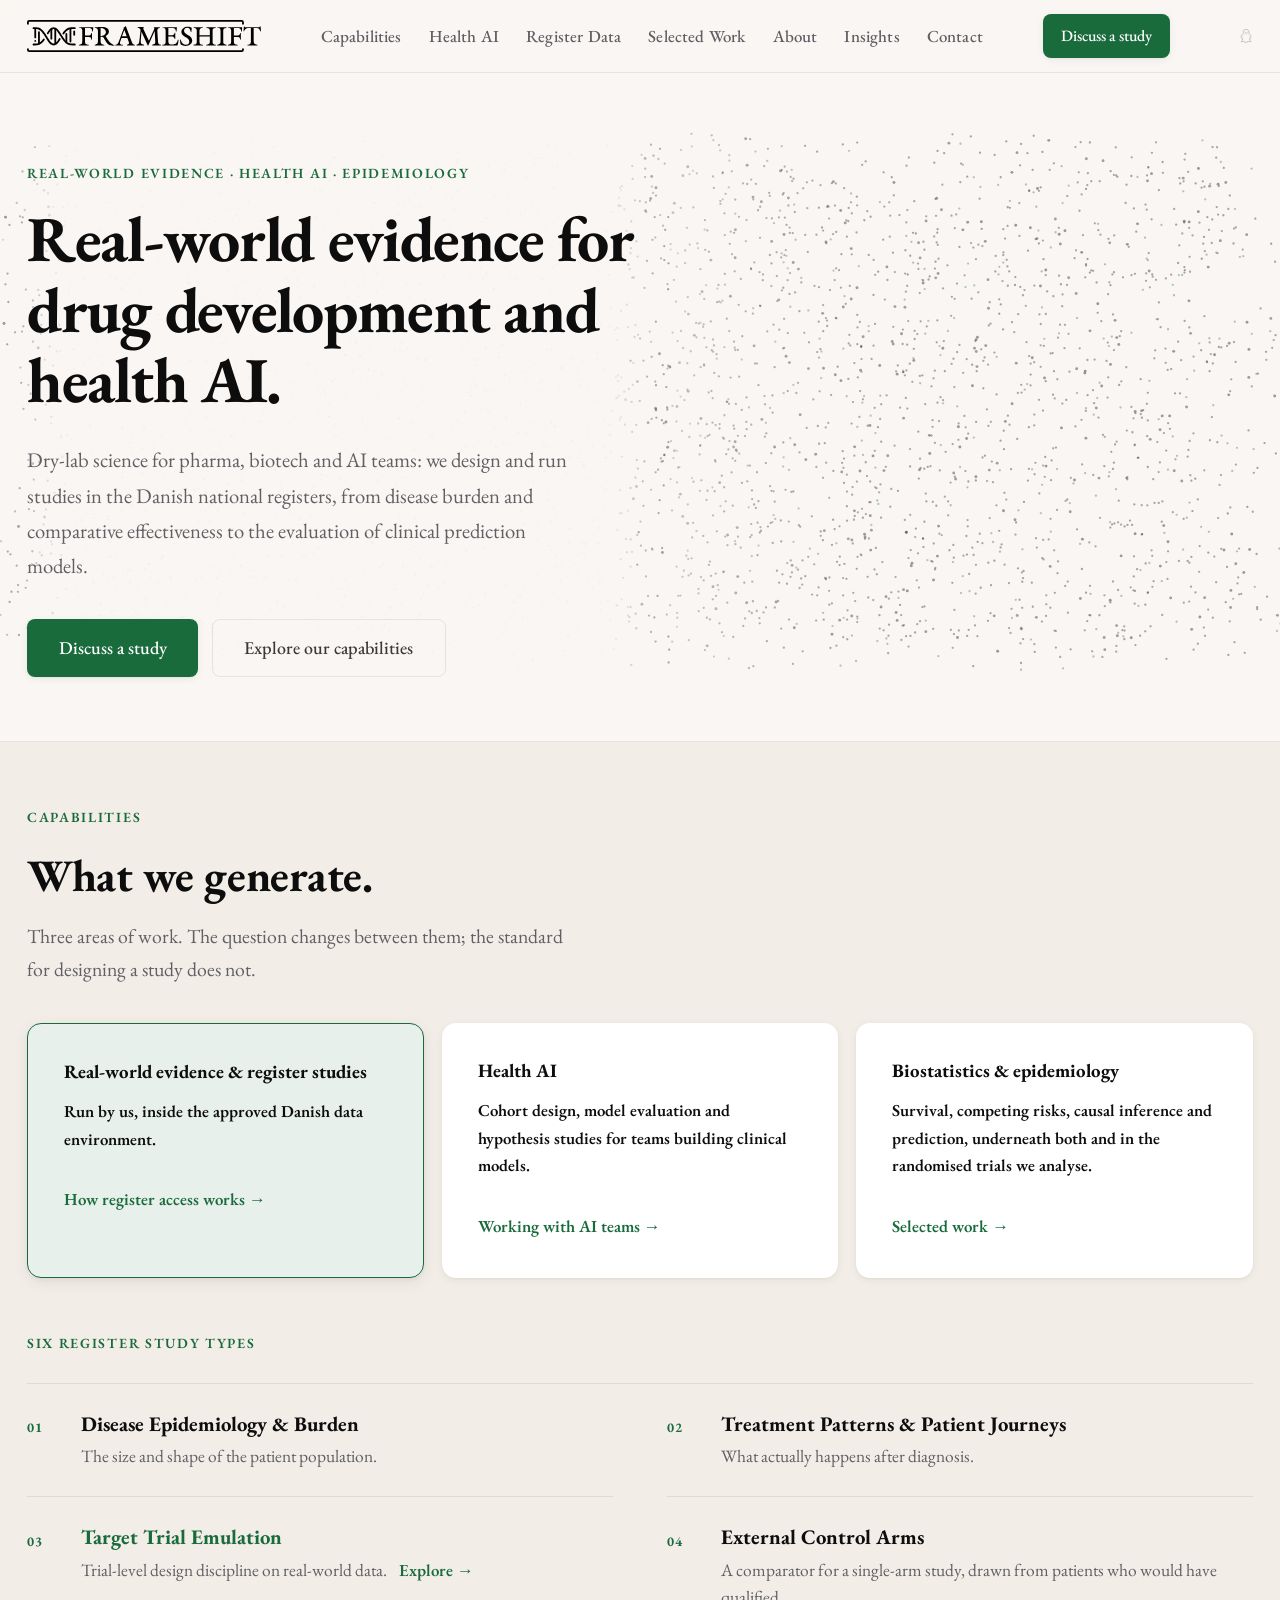
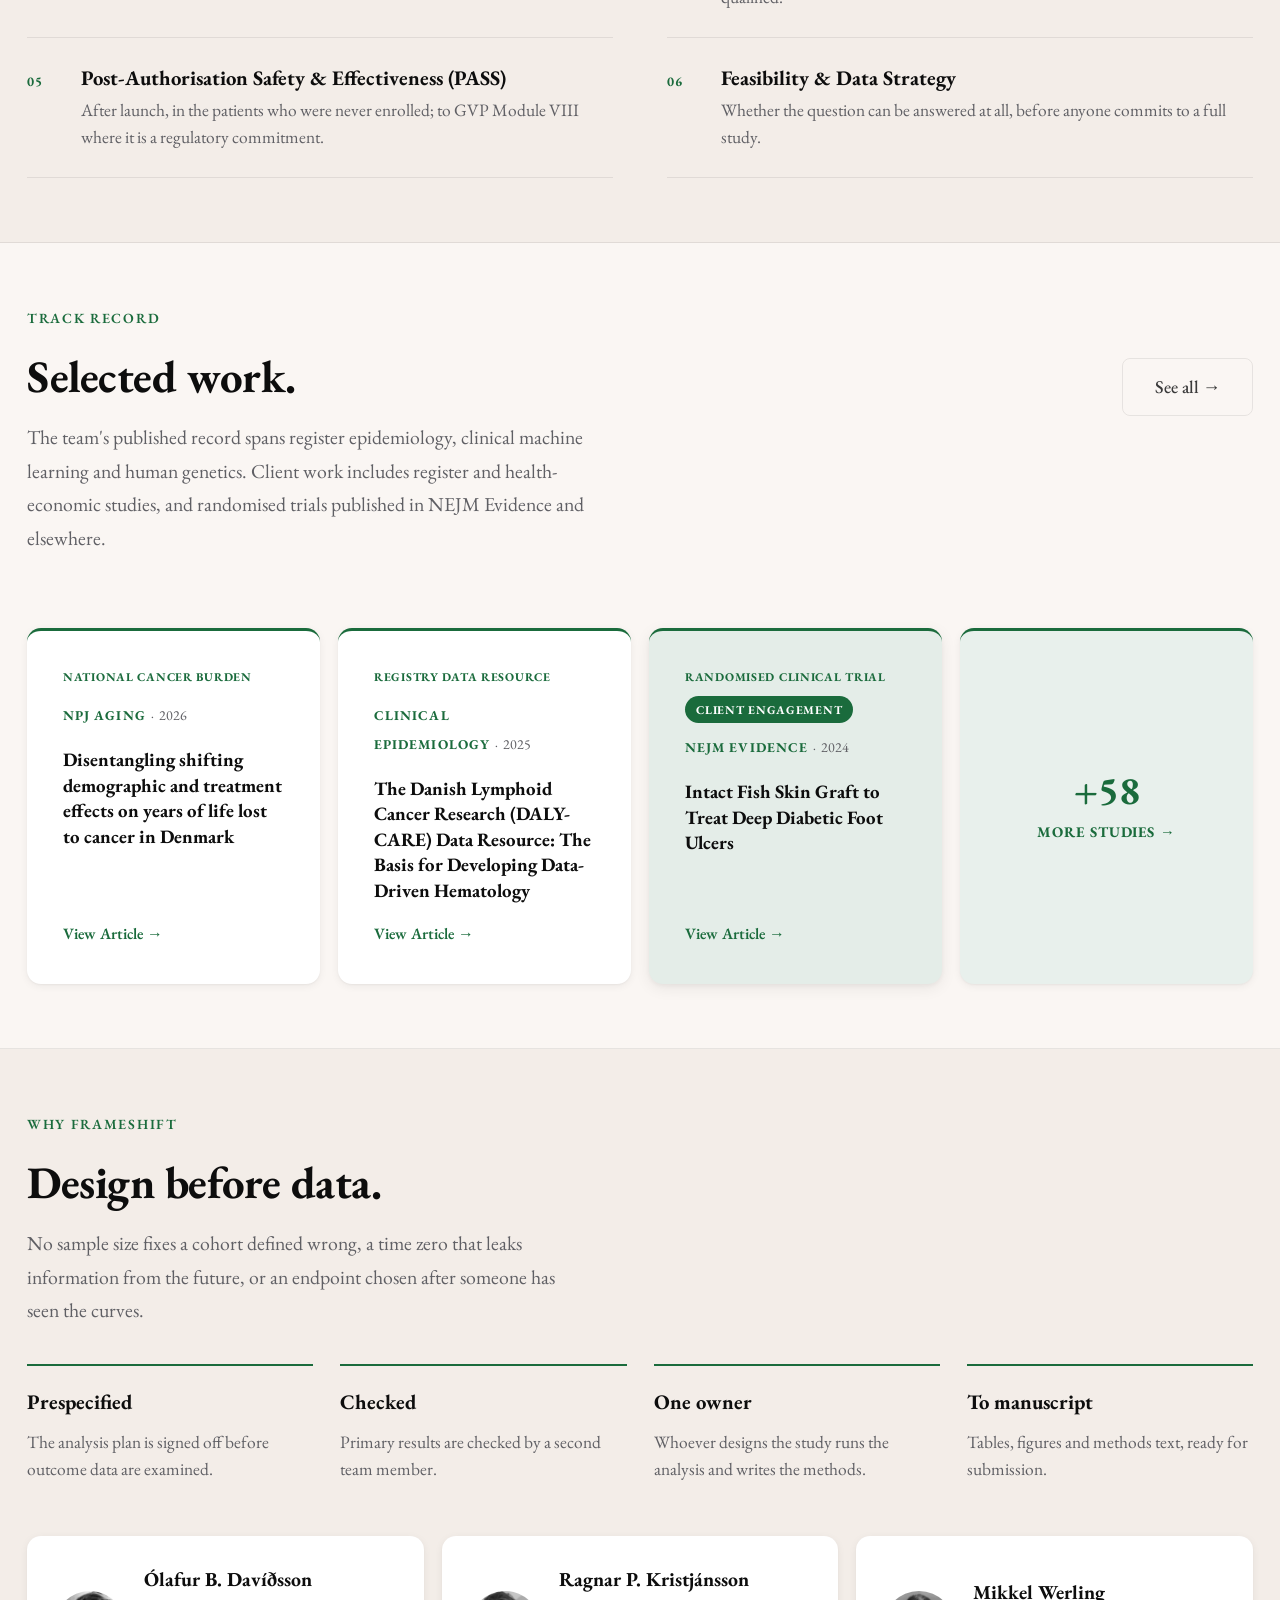
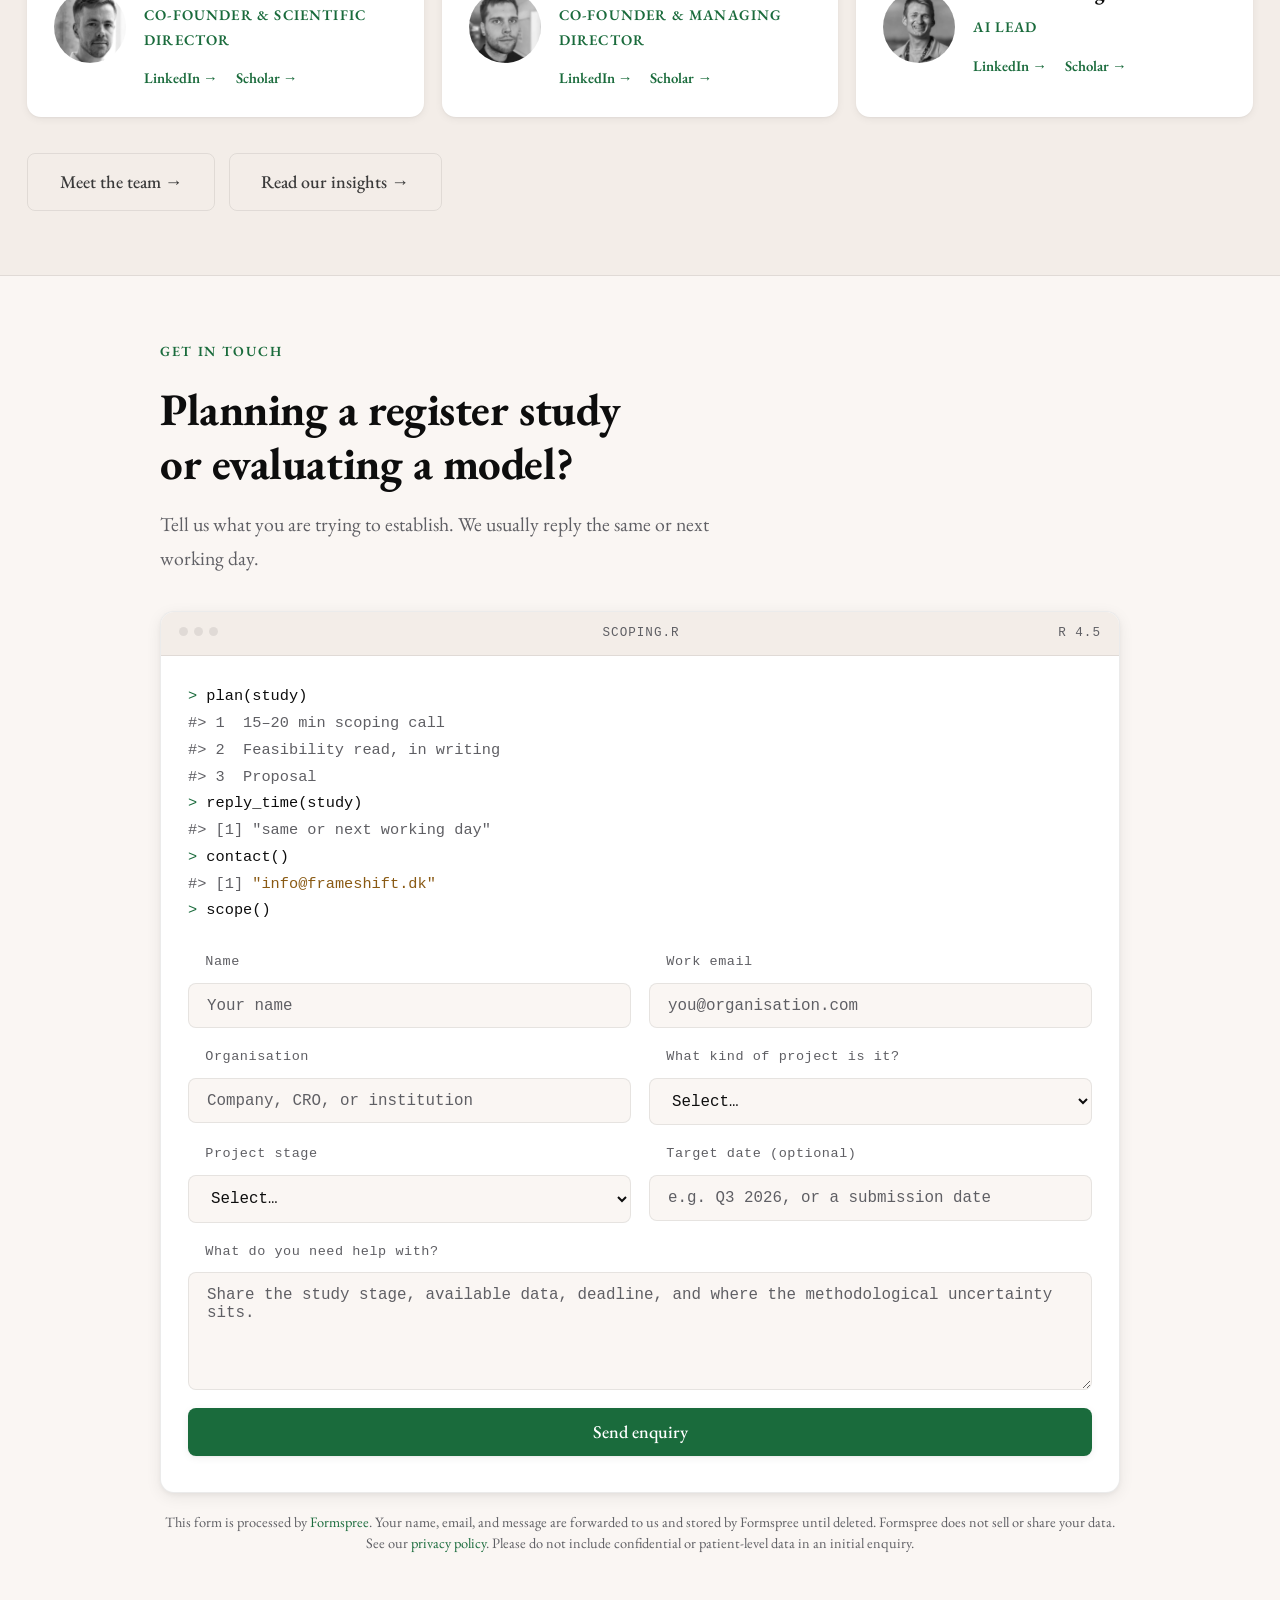
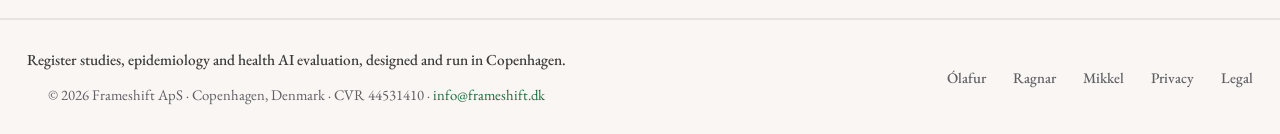
<file: index.html>
<!DOCTYPE html>
<html lang="en">
<head>
<meta charset="UTF-8">
<meta name="viewport" content="width=device-width, initial-scale=1.0">
<meta name="description" content="Copenhagen epidemiology and biostatistics practice: real-world evidence from Danish national registers, and cohort design and model evaluation for health AI teams.">
<title>Danish Real-World Evidence & Health AI | Frameshift</title>
<link rel="canonical" href="https://frameshift.dk/">
<link rel="stylesheet" href="styles.css">
<link rel="icon" type="image/x-icon" href="favicon.ico">
<link rel="icon" type="image/png" sizes="32x32" href="favicon-32.png">
<link rel="apple-touch-icon" href="apple-touch-icon.png">
<meta property="og:title" content="Danish Real-World Evidence & Health AI | Frameshift">
<meta property="og:description" content="Copenhagen epidemiology and biostatistics practice: real-world evidence from Danish national registers, and cohort design and model evaluation for health AI teams.">
<meta property="og:type" content="website">
<meta property="og:url" content="https://frameshift.dk/">
<meta property="og:image" content="https://frameshift.dk/share-1200x630.png">
<meta property="og:image:width" content="1200">
<meta property="og:image:height" content="630">
<meta property="og:image:alt" content="Frameshift: real-world evidence for drug development and health AI.">
<meta property="og:site_name" content="Frameshift">
<meta property="og:locale" content="en_GB">
<meta name="twitter:card" content="summary_large_image">

<!-- ─── ANIMATION ADDITIONS ONLY ─── -->
<style>
/* ---------- Nav scroll state ---------- */
.site-header {
  transition:
    background 0.35s ease,
    box-shadow 0.35s ease,
    border-color 0.35s ease;
}
.site-header.scrolled {
  background: rgba(250, 246, 243, 0.97);
  box-shadow: 0 2px 20px rgba(0, 0, 0, 0.07);
  border-bottom-color: rgba(0, 0, 0, 0.13);
}

/* ---------- Scroll-reveal ---------- */
.reveal {
  opacity: 0;
  transform: translateY(44px);
  transition: opacity 0.7s cubic-bezier(0.22, 1, 0.36, 1),
              transform 0.7s cubic-bezier(0.22, 1, 0.36, 1);
}
.reveal.visible {
  opacity: 1;
  transform: none;
}
/* Stagger helpers */
.reveal-d1 { transition-delay: 0.12s; }
.reveal-d2 { transition-delay: 0.24s; }
.reveal-d3 { transition-delay: 0.36s; }

/* ---------- Card hover lift ---------- */
.team-card,
.why-card,
.post-card,
.research-card,
.service-card {
  transition:
    transform 0.28s cubic-bezier(0.22, 1, 0.36, 1),
    box-shadow 0.28s cubic-bezier(0.22, 1, 0.36, 1);
}

.team-card:hover,
.post-card:hover,
.research-card:hover {
  transform: translateY(-10px);
  box-shadow: 0 20px 48px rgba(28, 28, 26, 0.14);
}

.why-card:hover,
.service-card:hover {
  transform: translateY(-6px);
  box-shadow: 0 14px 32px rgba(28, 28, 26, 0.11);
}
</style>
<!-- Without JS the reveal observer never runs and everything below the hero
     would stay at opacity:0. Show it all instead. -->
<noscript><style>.reveal{opacity:1!important;transform:none!important}</style></noscript>
<!-- ─────────────────────────────────── -->
<script type="application/ld+json">{"@context":"https://schema.org","@type":"ProfessionalService","@id":"https://frameshift.dk/#organization","name":"Frameshift","legalName":"Frameshift ApS","url":"https://frameshift.dk/","logo":"https://frameshift.dk/logo.webp","image":"https://frameshift.dk/share-1200x630.png","email":"info@frameshift.dk","vatID":"DK44531410","taxID":"44531410","description":"Frameshift is a Copenhagen epidemiology and biostatistics practice: real-world evidence from Danish national registers, cohort design and model evaluation for health AI, and clinical-trial statistics.","address":{"@type":"PostalAddress","addressLocality":"Copenhagen","addressCountry":"DK"},"areaServed":[{"@type":"Country","name":"Denmark"},{"@type":"Place","name":"Nordic countries"}],"knowsAbout":["Real-world evidence","Danish health registries","Target trial emulation","Pharmacoepidemiology","Epidemiology","Causal inference","Clinical prediction models","Health AI model evaluation","Biostatistics","Clinical trial statistics"],"founder":[{"@type":"Person","name":"Ólafur B. Davíðsson","jobTitle":"Co-Founder & Scientific Director","sameAs":["https://www.linkedin.com/in/olafurbirgir/","https://scholar.google.com/citations?user=dEJX3rcAAAAJ"]},{"@type":"Person","name":"Ragnar P. Kristjánsson","jobTitle":"Co-Founder & Managing Director","sameAs":["https://www.linkedin.com/in/ragnarpk/","https://scholar.google.com/citations?user=UzdcPIMAAAAJ"]}]}</script>
</head>
<body>

<header class="site-header">
  <div class="container">
    <a href="#home" class="site-logo">
      <img src="logo.svg" alt="Frameshift">
    </a>
    <button class="nav-toggle" aria-label="Toggle navigation" aria-expanded="false" aria-controls="site-nav">
      <span></span><span></span><span></span>
    </button>
    <nav class="site-nav" id="site-nav">
      <a href="#services">Capabilities</a>
      <a href="health-ai/">Health AI</a>
      <a href="registry-data.html">Register Data</a>
      <a href="#research">Selected Work</a>
      <a href="about.html">About</a>
      <a href="posts/">Insights</a>
      <a href="#contact">Contact</a>
      <a class="nav-mobile-cta" href="#contact">Discuss a study</a>
    </nav>
    <a href="#contact" class="btn btn--primary nav-cta">Discuss a study</a>
    <button class="ghost-toggle" aria-label="Toggle dark mode" aria-pressed="false">
      <img src="ghost.webp" alt="">
    </button>
  </div>
</header>

<!-- HOME -->
<section id="home" class="hero">
  <div class="hero-visual" aria-hidden="true">
    <!-- Animated particle canvas mounts here when JS + wide-enough viewport. -->
    <div id="hero-anim" class="hero-anim"></div>
    <!-- Fallback for no-JS / mobile: a static bell curve echoing the animation. Hidden by hero-mount.js when canvas mounts. -->
    <img src="hero-bell.png" alt="" loading="lazy">
  </div>
  <div class="container hero-layout">
    <div class="hero-content">
      <p class="eyebrow">Real-world evidence · Health AI · Epidemiology</p>
      <h1 class="hero-title">Real-world evidence for drug development and health AI.</h1>
      <p class="hero-sub">Dry-lab science for pharma, biotech and AI teams: we design and run studies in the Danish national registers, from disease burden and comparative effectiveness to the evaluation of clinical prediction models.</p>
      <div class="hero-actions">
        <a href="#contact" class="btn btn--primary">Discuss a study</a>
        <a href="#services" class="btn btn--ghost">Explore our capabilities</a>
      </div>
    </div>
  </div>
</section>

<!-- SERVICES -->
<section id="services" class="section section--tinted">
  <div class="container">
    <p class="eyebrow">Capabilities</p>
    <h2 class="section-title">What we generate.</h2>
    <p class="section-lead">Three areas of work. The question changes between them; the standard for designing a study does not.</p>
    <div class="why-grid">
      <div class="why-card why-card--featured reveal">
        <h3>Real-world evidence &amp; register studies</h3>
        <p class="service-lead">Run by us, inside the approved Danish data environment.</p>
        <a class="service-cta" href="registry-data.html">How register access works &rarr;</a>
      </div>
      <div class="why-card reveal reveal-d1">
        <h3>Health AI</h3>
        <p class="service-lead">Cohort design, model evaluation and hypothesis studies for teams building clinical models.</p>
        <a class="service-cta" href="health-ai/">Working with AI teams &rarr;</a>
      </div>
      <div class="why-card reveal reveal-d2">
        <h3>Biostatistics &amp; epidemiology</h3>
        <p class="service-lead">Survival, competing risks, causal inference and prediction, underneath both and in the randomised trials we analyse.</p>
        <a class="service-cta" href="#research">Selected work &rarr;</a>
      </div>
    </div>

    <h3 class="about-sub-heading">Six register study types</h3>
    <ol class="study-list">
      <li><span class="service-num">01</span><h3>Disease Epidemiology &amp; Burden</h3><p>The size and shape of the patient population.</p></li>
      <li><span class="service-num">02</span><h3>Treatment Patterns &amp; Patient Journeys</h3><p>What actually happens after diagnosis.</p></li>
      <li class="study-list--featured"><span class="service-num">03</span><h3><a href="target-trial-emulation/">Target Trial Emulation</a></h3><p>Trial-level design discipline on real-world data. <a class="service-cta" href="target-trial-emulation/">Explore &rarr;</a></p></li>
      <li><span class="service-num">04</span><h3>External Control Arms</h3><p>A comparator for a single-arm study, drawn from patients who would have qualified.</p></li>
      <li><span class="service-num">05</span><h3>Post-Authorisation Safety &amp; Effectiveness (PASS)</h3><p>After launch, in the patients who were never enrolled; to GVP Module VIII where it is a regulatory commitment.</p></li>
      <li><span class="service-num">06</span><h3>Feasibility &amp; Data Strategy</h3><p>Whether the question can be answered at all, before anyone commits to a full study.</p></li>
    </ol>
  </div>
</section>


<!-- RESEARCH -->
<section id="research" class="section">
  <div class="container">
    <p class="eyebrow">Track record</p>
    <div class="section-header-row">
      <div>
        <h2 class="section-title">Selected work.</h2>
        <p class="section-lead">The team's published record spans register epidemiology, clinical machine learning and human genetics. Client work includes register and health-economic studies, and randomised trials published in NEJM Evidence and elsewhere.</p>
      </div>
      <a href="selected-work.html" class="btn btn--ghost btn--see-all">See all &rarr;</a>
    </div>

    <div class="research-grid research-grid--home">
        <div class="research-card reveal">
          <div class="research-meta">
            <div class="research-venue"><span class="research-journal">npj Aging</span><span class="research-year">2026</span></div>
            <span class="research-type">National cancer burden</span>
          </div>
          <h3 class="research-title">Disentangling shifting demographic and treatment effects on years of life lost to cancer in Denmark</h3>
          <a class="research-link" href="https://doi.org/10.1038/s41514-026-00420-7" target="_blank" rel="noopener">View Article →</a>
        </div>
        <div class="research-card reveal reveal-d1">
          <div class="research-meta">
            <div class="research-venue"><span class="research-journal">Clinical Epidemiology</span><span class="research-year">2025</span></div>
            <span class="research-type">Registry data resource</span>
          </div>
          <h3 class="research-title">The Danish Lymphoid Cancer Research (DALY-CARE) Data Resource: The Basis for Developing Data-Driven Hematology</h3>
          <a class="research-link" href="https://doi.org/10.2147/CLEP.S479672" target="_blank" rel="noopener">View Article →</a>
        </div>
        <div class="research-card research-card--engagement reveal reveal-d2">
          <div class="research-meta">
            <div class="research-venue"><span class="research-journal">NEJM Evidence</span><span class="research-year">2024</span></div>
            <span class="research-type">Randomised clinical trial</span>
            <span class="research-role">Client engagement</span>
          </div>
          <h3 class="research-title">Intact Fish Skin Graft to Treat Deep Diabetic Foot Ulcers</h3>
          <a class="research-link" href="https://doi.org/10.1056/EVIDoa2400171" target="_blank" rel="noopener">View Article →</a>
        </div>
        <a class="research-card research-card--more reveal reveal-d3" href="selected-work.html">
          <span class="more-count">+54</span>
          <span class="more-label">more studies &rarr;</span>
        </a>
    </div>
  </div>
</section>

<!-- ABOUT -->
<section id="about" class="section section--tinted">
  <div class="container">
    <p class="eyebrow">Why Frameshift</p>
    <h2 class="section-title">Design before data.</h2>
    <p class="section-lead">No sample size fixes a cohort defined wrong, a time zero that leaks information from the future, or an endpoint chosen after someone has seen the curves.</p>
    <ul class="principles">
      <li class="reveal"><h3>Prespecified</h3><p>The analysis plan is signed off before outcome data are examined.</p></li>
      <li class="reveal reveal-d1"><h3>Checked</h3><p>Primary results are checked by a second team member.</p></li>
      <li class="reveal reveal-d2"><h3>One owner</h3><p>Whoever designs the study runs the analysis and writes the methods.</p></li>
      <li class="reveal reveal-d3"><h3>To manuscript</h3><p>Tables, figures and methods text, ready for submission.</p></li>
    </ul>
    <div class="team-grid team-grid--compact">
      <div class="team-card reveal reveal-d1">
        <img class="team-avatar" loading="lazy" src="team-olafur.webp" alt="Ólafur B. Davíðsson">
        <div class="team-info">
          <h3>Ólafur B. Davíðsson</h3>
          <span class="team-role">Co-Founder &amp; Scientific Director</span>
          <div class="team-links">
            <a class="team-linkedin" href="https://www.linkedin.com/in/olafurbirgir/" target="_blank" rel="noopener">LinkedIn →</a>
            <a class="team-linkedin" href="https://scholar.google.com/citations?user=dEJX3rcAAAAJ" target="_blank" rel="noopener">Scholar →</a>
          </div>
        </div>
      </div>
      <div class="team-card reveal reveal-d2">
        <img class="team-avatar" loading="lazy" src="team-ragnar.webp" alt="Ragnar P. Kristjánsson">
        <div class="team-info">
          <h3>Ragnar P. Kristjánsson</h3>
          <span class="team-role">Co-Founder &amp; Managing Director</span>
          <div class="team-links">
            <a class="team-linkedin" href="https://www.linkedin.com/in/ragnarpk/" target="_blank" rel="noopener">LinkedIn →</a>
            <a class="team-linkedin" href="https://scholar.google.com/citations?user=UzdcPIMAAAAJ" target="_blank" rel="noopener">Scholar →</a>
          </div>
        </div>
      </div>
      <div class="team-card reveal reveal-d3">
        <img class="team-avatar" loading="lazy" src="team-mikkel.webp" alt="Mikkel Werling">
        <div class="team-info">
          <h3>Mikkel Werling</h3>
          <span class="team-role">AI Lead</span>
          <div class="team-links">
            <a class="team-linkedin" href="https://www.linkedin.com/in/mikkel-werling-a200202ba/" target="_blank" rel="noopener">LinkedIn →</a>
            <a class="team-linkedin" href="https://scholar.google.com/citations?user=K4Uw3h0AAAAJ" target="_blank" rel="noopener">Scholar →</a>
          </div>
        </div>
      </div>
    </div>
    <div class="hero-actions">
      <a href="about.html" class="btn btn--ghost">Meet the team &rarr;</a>
      <a href="posts/" class="btn btn--ghost">Read our insights &rarr;</a>
    </div>
  </div>
</section>


<!-- CONTACT -->
<section id="contact" class="section">
  <div class="container container--wide">
    <p class="eyebrow">Get in touch</p>
    <h2 class="section-title">Planning a register study<br>or evaluating a model?</h2>
    <p class="section-lead">Tell us what you are trying to establish. We usually reply the same or next working day.</p>
    <div class="term">
      <div class="term-bar" aria-hidden="true"><span class="term-dots"><i></i><i></i><i></i></span><span>scoping.R</span><span>R 4.5</span></div>
      <div class="term-body">
        <pre class="term-log"><span class="term-p">&gt;</span> plan(study)
<span class="term-c">#&gt; 1  15–20 min scoping call</span>
<span class="term-c">#&gt; 2  Feasibility read, in writing</span>
<span class="term-c">#&gt; 3  Proposal</span>
<span class="term-p">&gt;</span> reply_time(study)
<span class="term-c">#&gt; [1] "same or next working day"</span>
<span class="term-p">&gt;</span> contact()
<span class="term-c">#&gt; [1] </span><a href="mailto:info@frameshift.dk" class="term-s">"info@frameshift.dk"</a>
<span class="term-p">&gt;</span> scope()</pre>
        <form class="contact-form term-form" action="https://formspree.io/f/mkokjgzd" method="POST">
          <div class="form-row">
            <div class="form-group">
              <label for="name">Name</label>
              <input type="text" id="name" name="name" placeholder="Your name" required>
            </div>
            <div class="form-group">
              <label for="email">Work email</label>
              <input type="email" id="email" name="_replyto" placeholder="you@organisation.com" required>
            </div>
          </div>
          <div class="form-row">
            <div class="form-group">
              <label for="organisation">Organisation</label>
              <input type="text" id="organisation" name="organisation" placeholder="Company, CRO, or institution">
            </div>
            <div class="form-group">
              <label for="project-type">What kind of project is it?</label>
              <select id="project-type" name="project-type">
                <option value="" selected disabled>Select…</option>
                <option>Register or real-world evidence study (incl. PASS)</option>
                <option>Feasibility assessment</option>
                <option>Health AI: model evaluation or development</option>
                <option>Clinical trial design or analysis</option>
                <option>Analysis of my own dataset</option>
                <option>Other</option>
              </select>
            </div>
          </div>
          <div class="form-row">
            <div class="form-group">
              <label for="project-stage">Project stage</label>
              <select id="project-stage" name="project-stage">
                <option value="" selected disabled>Select…</option>
                <option>Early / planning</option>
                <option>Protocol or SAP in progress</option>
                <option>Data collected, needs analysis</option>
                <option>Manuscript / reporting</option>
                <option>Not sure yet</option>
              </select>
            </div>
            <div class="form-group">
              <label for="deadline">Target date <span class="label-optional">(optional)</span></label>
              <input type="text" id="deadline" name="deadline" placeholder="e.g. Q3 2026, or a submission date">
            </div>
          </div>
          <div class="form-group">
            <label for="message">What do you need help with?</label>
            <textarea id="message" name="message" rows="5" placeholder="Share the study stage, available data, deadline, and where the methodological uncertainty sits." required></textarea>
          </div>
          <button type="submit" class="btn btn--primary btn--full term-submit">Send enquiry</button>
        </form>
      </div>
    </div>
    <p class="form-note">This form is processed by <a href="https://formspree.io" target="_blank" rel="noopener">Formspree</a>. Your name, email, and message are forwarded to us and stored by Formspree until deleted. Formspree does not sell or share your data. See our <a href="privacy.html">privacy policy</a>. Please do not include confidential or patient-level data in an initial enquiry.</p>
  </div>
</section>

<footer class="site-footer">
  <div class="container footer-inner">
    <div class="footer-left">
      <p class="footer-tagline">Register studies, epidemiology and health AI evaluation, designed and run in Copenhagen.</p>
      <p>© 2026 Frameshift ApS · Copenhagen, Denmark · CVR 44531410 · <a href="mailto:info@frameshift.dk">info@frameshift.dk</a></p>
    </div>
    <div class="footer-links">
      <a href="https://www.linkedin.com/in/olafurbirgir/" target="_blank" rel="noopener">Ólafur</a>
      <a href="https://www.linkedin.com/in/ragnarpk/" target="_blank" rel="noopener">Ragnar</a>
      <a href="https://www.linkedin.com/in/mikkel-werling-a200202ba/" target="_blank" rel="noopener">Mikkel</a>
      <a href="privacy.html">Privacy</a>
      <a href="legal.html">Legal</a>
    </div>
  </div>
</footer>

<script>
/* ─── Hamburger toggle ─── */
(() => {
  const toggle = document.querySelector('.nav-toggle');
  const nav = document.querySelector('.site-nav');
  if (toggle && nav) {
    toggle.addEventListener('click', () => {
      const open = nav.classList.toggle('open');
      toggle.classList.toggle('active', open);
      toggle.setAttribute('aria-expanded', open ? 'true' : 'false');
    });
    nav.addEventListener('click', (e) => {
      if (e.target.tagName === 'A') {
        toggle.classList.remove('active');
        nav.classList.remove('open');
      }
    });
  }
})();

/* ─── Ghost dark-mode toggle ─── */
/* localStorage throws SecurityError when storage is blocked (Chrome "block all
   cookies", some enterprise policies). Unguarded, that exception aborted the
   rest of this script block and the reveal observer below never ran, leaving
   every .reveal element stuck at opacity:0. Guard every access. */
(() => {
  const ghost = document.querySelector('.ghost-toggle');
  if (!ghost) return;
  /* aria-pressed has to be written on load as well as on click: a returning
     visitor with dark stored got a dark page whose toggle reported nothing. */
  const setDark = (on) => {
    document.body.classList.toggle('dark', on);
    ghost.setAttribute('aria-pressed', on ? 'true' : 'false');
  };
  let isDark = false;
  try { isDark = localStorage.getItem('dark') === '1'; } catch (e) { /* storage unavailable; default to light */ }
  setDark(isDark);
  ghost.addEventListener('click', () => {
    isDark = !isDark;
    setDark(isDark);
    try { localStorage.setItem('dark', isDark ? '1' : '0'); } catch (e) { /* not persisted */ }
  });
})();

/* ─── NEW: nav scroll state ─── */
(() => {
  const header = document.querySelector('.site-header');
  if (!header) return;
  const onScroll = () => header.classList.toggle('scrolled', window.scrollY > 40);
  window.addEventListener('scroll', onScroll, { passive: true });
  onScroll();
})();

/* ─── Auto-derive the "+N more" count from the Works page (its card count is the source of truth) ─── */
(() => {
  const el = document.querySelector('.research-card--more .more-count');
  if (!el) return;
  const SHOWN = 3;
  fetch('selected-work.html').then(r => r.text()).then(html => {
    const doc = new DOMParser().parseFromString(html, 'text/html');
    const total = doc.querySelectorAll('.works-grid .research-card').length;
    if (total > SHOWN) el.textContent = '+' + (total - SHOWN);
  }).catch(() => {});
})();

/* ─── scroll-reveal via IntersectionObserver ─── */
/* Kept in its own script tag: this one paints the whole page below the hero,
   so it must not share a failure domain with anything above it. */
</script>
<script>
(() => {
  const items = document.querySelectorAll('.reveal');
  if (!('IntersectionObserver' in window) ||
      window.matchMedia('(prefers-reduced-motion: reduce)').matches) {
    items.forEach(el => el.classList.add('visible'));
    return;
  }
  const observer = new IntersectionObserver((entries) => {
    entries.forEach(entry => {
      if (entry.isIntersecting) {
        entry.target.classList.add('visible');
        observer.unobserve(entry.target);
      }
    });
  }, { threshold: 0.12 });

  items.forEach(el => observer.observe(el));
})();
</script>

<!-- Animated hero canvas -->
<!-- Hero canvas bundle. hero-mount.js bails below 600px and the CSS hides
     #hero-anim there, so phones were downloading ~65 KB gzipped of React plus
     the variants for an animation that never mounts. Load it only where it
     can actually run. Same breakpoint as hero-mount.js and the stylesheet. -->
<script>
  if (window.matchMedia('(min-width: 601px)').matches) {
    ['vendor/react.production.min.js',
     'vendor/react-dom.production.min.js',
     'hero-variants.js',
     'hero-mount.js'].forEach(function (src) {
      var el = document.createElement('script');
      el.src = src;
      // Dynamically inserted scripts are async by default, which would let
      // hero-variants.js run before React exists. async=false preserves
      // insertion order while staying non-blocking.
      el.async = false;
      document.head.appendChild(el);
    });
  }
</script>

</body>
</html>
</file>
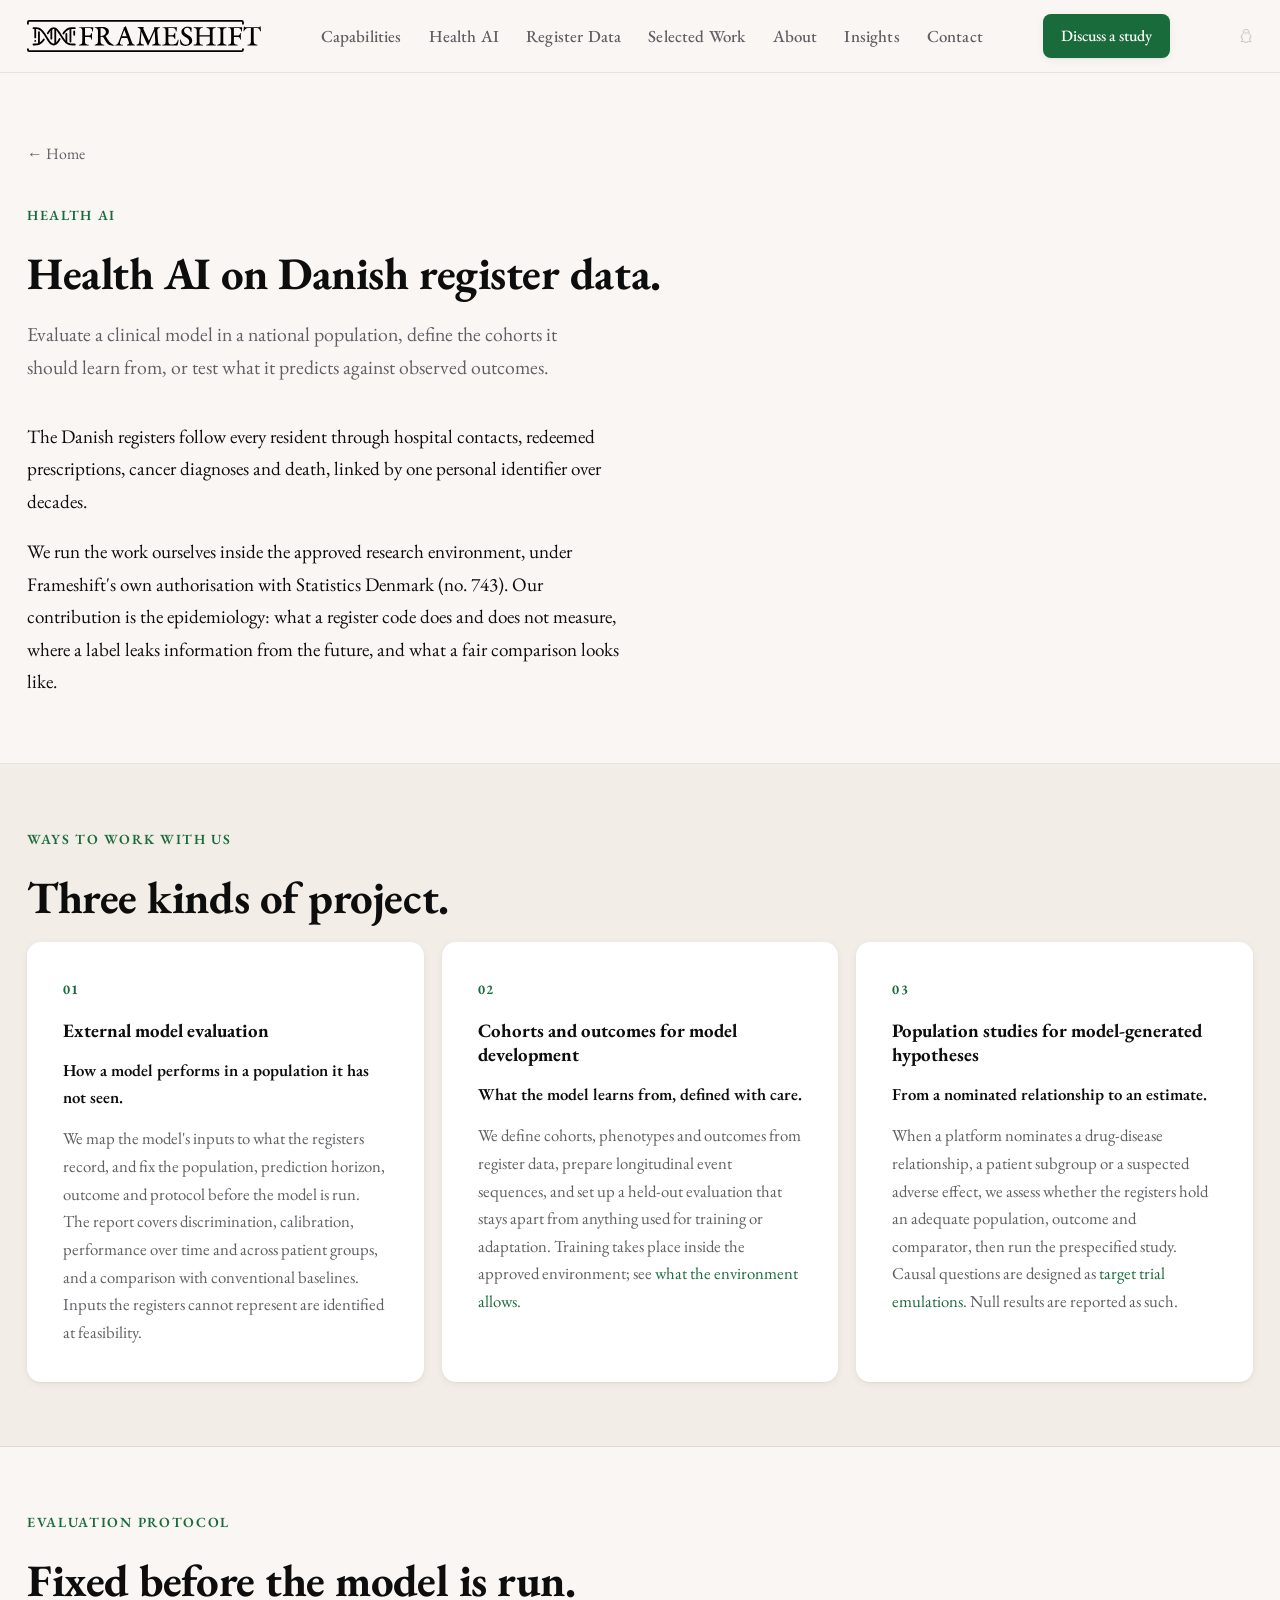
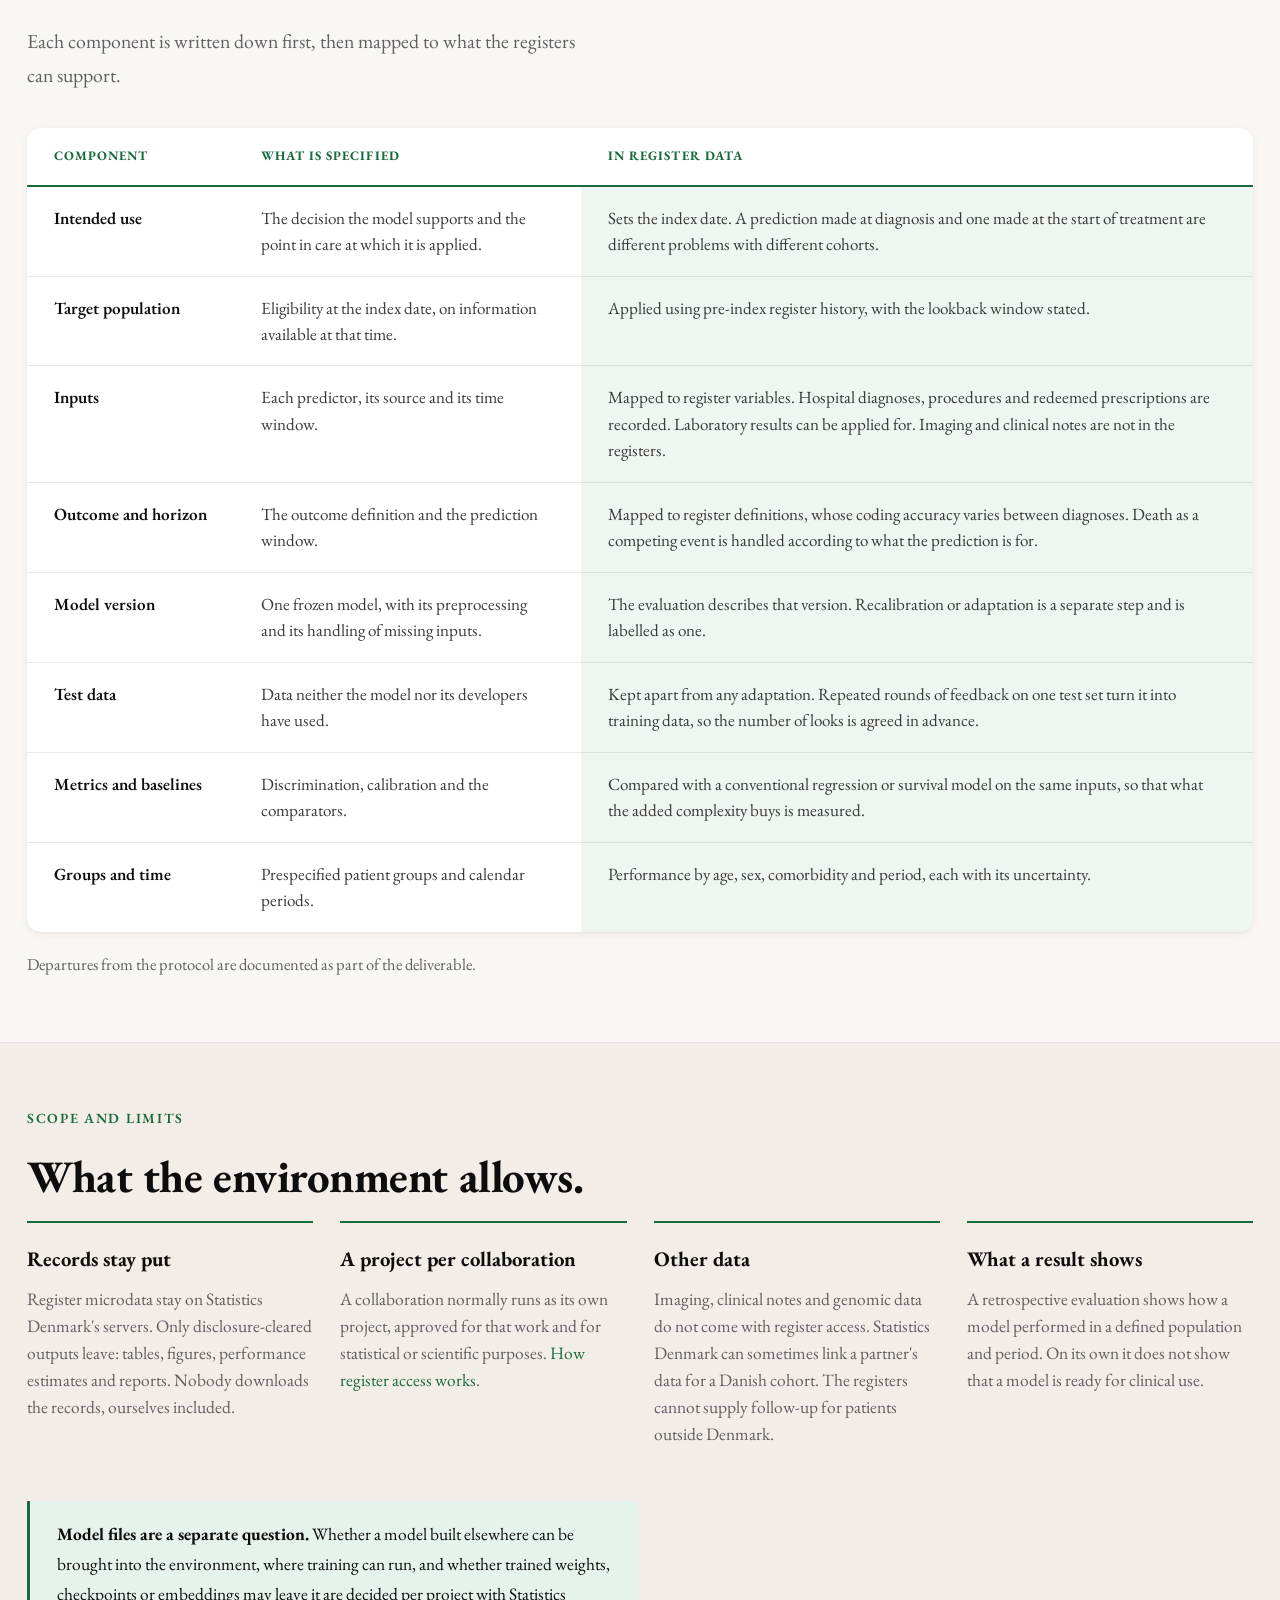
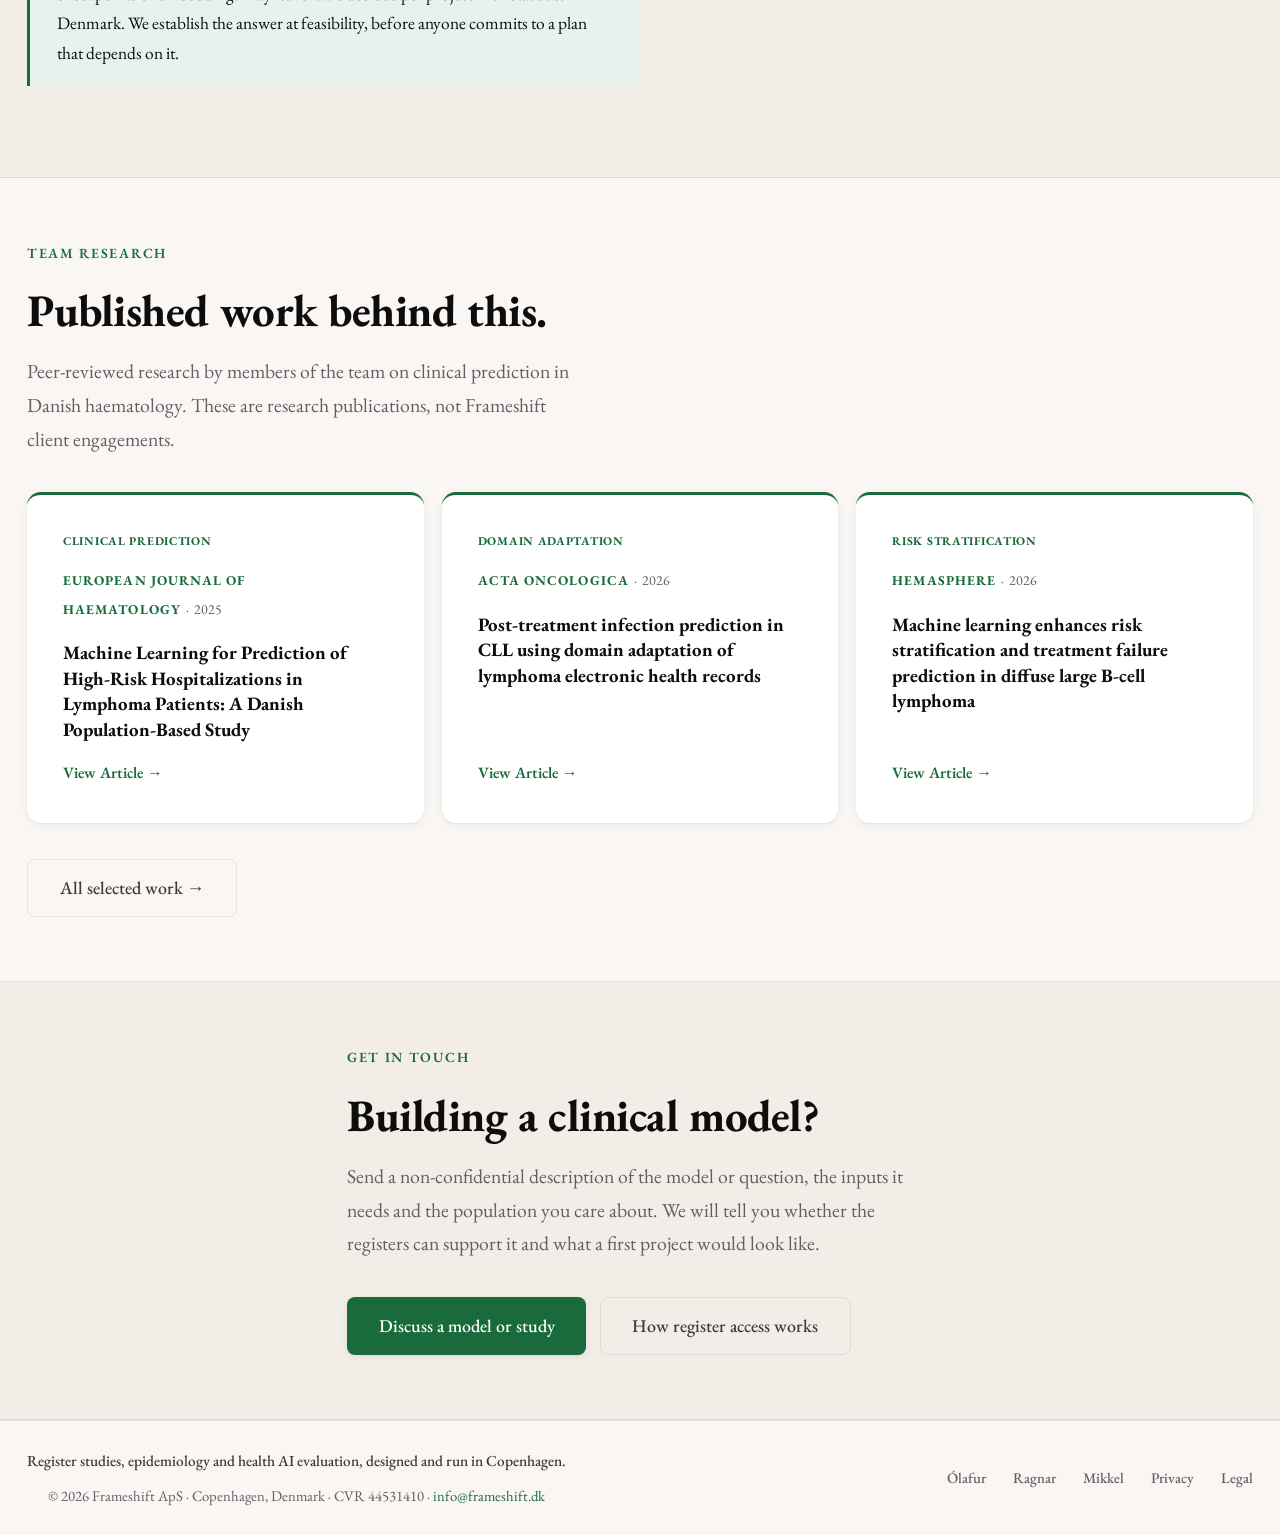
<file: health-ai/index.html>
<!DOCTYPE html>
<html lang="en">
<head>
  <meta charset="UTF-8">
  <meta name="viewport" content="width=device-width, initial-scale=1.0">
  <meta name="description" content="Frameshift works with health AI teams on Danish register data: external evaluation of clinical prediction models, cohort and outcome definition for model development, and population studies that test model-generated hypotheses.">
  <title>Health AI Model Evaluation on Danish Registers | Frameshift</title>
  <link rel="canonical" href="https://frameshift.dk/health-ai/">
  <link rel="stylesheet" href="../styles.css">
  <link rel="icon" type="image/x-icon" href="../favicon.ico">
  <link rel="icon" type="image/png" sizes="32x32" href="../favicon-32.png">
  <link rel="apple-touch-icon" href="../apple-touch-icon.png">
  <meta property="og:title" content="Health AI Model Evaluation on Danish Registers | Frameshift">
  <meta property="og:description" content="Evaluate a clinical model in a national population, define the cohorts it should learn from, or test what it predicts against observed outcomes.">
  <meta property="og:type" content="website">
  <meta property="og:url" content="https://frameshift.dk/health-ai/">
  <meta property="og:image" content="https://frameshift.dk/share-1200x630.png">
  <meta property="og:image:width" content="1200">
  <meta property="og:image:height" content="630">
  <meta property="og:image:alt" content="Frameshift: real-world evidence for drug development and health AI.">
  <meta property="og:site_name" content="Frameshift">
  <meta property="og:locale" content="en_GB">
  <meta name="twitter:card" content="summary_large_image">
</head>
<body>
  <header class="site-header">
    <div class="container">
      <a href="../index.html" class="site-logo">
        <img src="../logo.svg" alt="Frameshift">
      </a>
      <button class="nav-toggle" aria-label="Toggle navigation" aria-expanded="false" aria-controls="site-nav">
        <span></span><span></span><span></span>
      </button>
      <nav class="site-nav" id="site-nav">
        <a href="../index.html#services">Capabilities</a>
        <a href="../health-ai/">Health AI</a>
        <a href="../registry-data.html">Register Data</a>
        <a href="../index.html#research">Selected Work</a>
        <a href="../about.html">About</a>
        <a href="../posts/">Insights</a>
        <a href="../index.html#contact">Contact</a>
        <a class="nav-mobile-cta" href="../index.html#contact">Discuss a study</a>
      </nav>
      <a href="../index.html#contact" class="btn btn--primary nav-cta">Discuss a study</a>
      <button class="ghost-toggle" aria-label="Toggle dark mode" aria-pressed="false">
        <img src="../ghost.webp" alt="">
      </button>
    </div>
  </header>

  <!-- INTRO -->
  <section class="section">
    <div class="container">
      <a href="../index.html#services" class="back-link">&larr; Home</a>
      <p class="eyebrow">Health AI</p>
      <h1 class="section-title">Health AI on Danish register data.</h1>
      <p class="section-lead">Evaluate a clinical model in a national population, define the cohorts it should learn from, or test what it predicts against observed outcomes.</p>
      <div class="tte-intro">
        <p>The Danish registers follow every resident through hospital contacts, redeemed prescriptions, cancer diagnoses and death, linked by one personal identifier over decades.</p>
        <p>We run the work ourselves inside the approved research environment, under Frameshift's own authorisation with Statistics Denmark (no. 743). Our contribution is the epidemiology: what a register code does and does not measure, where a label leaks information from the future, and what a fair comparison looks like.</p>
      </div>
    </div>
  </section>

  <!-- OFFERS -->
  <section class="section section--tinted">
    <div class="container">
      <p class="eyebrow">Ways to work with us</p>
      <h2 class="section-title">Three kinds of project.</h2>
      <div class="services-grid">
        <div class="service-card" id="evaluation">
          <span class="service-num">01</span>
          <h3>External model evaluation</h3>
          <p class="service-lead">How a model performs in a population it has not seen.</p>
          <p>We map the model's inputs to what the registers record, and fix the population, prediction horizon, outcome and protocol before the model is run. The report covers discrimination, calibration, performance over time and across patient groups, and a comparison with conventional baselines. Inputs the registers cannot represent are identified at feasibility.</p>
        </div>
        <div class="service-card" id="development">
          <span class="service-num">02</span>
          <h3>Cohorts and outcomes for model development</h3>
          <p class="service-lead">What the model learns from, defined with care.</p>
          <p>We define cohorts, phenotypes and outcomes from register data, prepare longitudinal event sequences, and set up a held-out evaluation that stays apart from anything used for training or adaptation. Training takes place inside the approved environment; see <a href="#environment">what the environment allows</a>.</p>
        </div>
        <div class="service-card" id="hypothesis-studies">
          <span class="service-num">03</span>
          <h3>Population studies for model-generated hypotheses</h3>
          <p class="service-lead">From a nominated relationship to an estimate.</p>
          <p>When a platform nominates a drug-disease relationship, a patient subgroup or a suspected adverse effect, we assess whether the registers hold an adequate population, outcome and comparator, then run the prespecified study. Causal questions are designed as <a href="../target-trial-emulation/">target trial emulations</a>. Null results are reported as such.</p>
        </div>
      </div>
    </div>
  </section>

  <!-- EVALUATION PROTOCOL -->
  <section class="section">
    <div class="container">
      <p class="eyebrow">Evaluation protocol</p>
      <h2 class="section-title">Fixed before the model is run.</h2>
      <p class="section-lead">Each component is written down first, then mapped to what the registers can support.</p>
      <div class="spec-table-wrap">
        <table class="spec-table">
          <thead>
            <tr>
              <th scope="col">Component</th>
              <th scope="col">What is specified</th>
              <th scope="col">In register data</th>
            </tr>
          </thead>
          <tbody>
            <tr>
              <th scope="row" class="spec-component">Intended use</th>
              <td>The decision the model supports and the point in care at which it is applied.</td>
              <td>Sets the index date. A prediction made at diagnosis and one made at the start of treatment are different problems with different cohorts.</td>
            </tr>
            <tr>
              <th scope="row" class="spec-component">Target population</th>
              <td>Eligibility at the index date, on information available at that time.</td>
              <td>Applied using pre-index register history, with the lookback window stated.</td>
            </tr>
            <tr>
              <th scope="row" class="spec-component">Inputs</th>
              <td>Each predictor, its source and its time window.</td>
              <td>Mapped to register variables. Hospital diagnoses, procedures and redeemed prescriptions are recorded. Laboratory results can be applied for. Imaging and clinical notes are not in the registers.</td>
            </tr>
            <tr>
              <th scope="row" class="spec-component">Outcome and horizon</th>
              <td>The outcome definition and the prediction window.</td>
              <td>Mapped to register definitions, whose coding accuracy varies between diagnoses. Death as a competing event is handled according to what the prediction is for.</td>
            </tr>
            <tr>
              <th scope="row" class="spec-component">Model version</th>
              <td>One frozen model, with its preprocessing and its handling of missing inputs.</td>
              <td>The evaluation describes that version. Recalibration or adaptation is a separate step and is labelled as one.</td>
            </tr>
            <tr>
              <th scope="row" class="spec-component">Test data</th>
              <td>Data neither the model nor its developers have used.</td>
              <td>Kept apart from any adaptation. Repeated rounds of feedback on one test set turn it into training data, so the number of looks is agreed in advance.</td>
            </tr>
            <tr>
              <th scope="row" class="spec-component">Metrics and baselines</th>
              <td>Discrimination, calibration and the comparators.</td>
              <td>Compared with a conventional regression or survival model on the same inputs, so that what the added complexity buys is measured.</td>
            </tr>
            <tr>
              <th scope="row" class="spec-component">Groups and time</th>
              <td>Prespecified patient groups and calendar periods.</td>
              <td>Performance by age, sex, comorbidity and period, each with its uncertainty.</td>
            </tr>
          </tbody>
        </table>
      </div>
      <p class="spec-note">Departures from the protocol are documented as part of the deliverable.</p>
    </div>
  </section>

  <!-- ENVIRONMENT -->
  <section class="section section--tinted" id="environment">
    <div class="container">
      <p class="eyebrow">Scope and limits</p>
      <h2 class="section-title">What the environment allows.</h2>
      <ul class="principles">
        <li><h3>Records stay put</h3><p>Register microdata stay on Statistics Denmark's servers. Only disclosure-cleared outputs leave: tables, figures, performance estimates and reports. Nobody downloads the records, ourselves included.</p></li>
        <li><h3>A project per collaboration</h3><p>A collaboration normally runs as its own project, approved for that work and for statistical or scientific purposes. <a href="../registry-data.html">How register access works</a>.</p></li>
        <li><h3>Other data</h3><p>Imaging, clinical notes and genomic data do not come with register access. Statistics Denmark can sometimes link a partner's data for a Danish cohort. The registers cannot supply follow-up for patients outside Denmark.</p></li>
        <li><h3>What a result shows</h3><p>A retrospective evaluation shows how a model performed in a defined population and period. On its own it does not show that a model is ready for clinical use.</p></li>
      </ul>
      <div class="tte-intro">
        <div class="callout-box">
          <strong>Model files are a separate question.</strong> Whether a model built elsewhere can be brought into the environment, where training can run, and whether trained weights, checkpoints or embeddings may leave it are decided per project with Statistics Denmark. We establish the answer at feasibility, before anyone commits to a plan that depends on it.
        </div>
      </div>
    </div>
  </section>

  <!-- TEAM RESEARCH -->
  <section class="section">
    <div class="container">
      <p class="eyebrow">Team research</p>
      <h2 class="section-title">Published work behind this.</h2>
      <p class="section-lead">Peer-reviewed research by members of the team on clinical prediction in Danish haematology. These are research publications, not Frameshift client engagements.</p>
      <div class="research-grid">
        <a class="research-card" href="https://doi.org/10.1111/ejh.70012" target="_blank" rel="noopener">
          <div class="research-meta">
            <div class="research-venue"><span class="research-journal">European Journal of Haematology</span><span class="research-year">2025</span></div>
            <span class="research-type">Clinical prediction</span>
          </div>
          <h3 class="research-title">Machine Learning for Prediction of High-Risk Hospitalizations in Lymphoma Patients: A Danish Population-Based Study</h3>
          <span class="research-link">View Article &rarr;</span>
        </a>
        <a class="research-card" href="https://doi.org/10.2340/1651-226X.2026.44569" target="_blank" rel="noopener">
          <div class="research-meta">
            <div class="research-venue"><span class="research-journal">Acta Oncologica</span><span class="research-year">2026</span></div>
            <span class="research-type">Domain adaptation</span>
          </div>
          <h3 class="research-title">Post-treatment infection prediction in CLL using domain adaptation of lymphoma electronic health records</h3>
          <span class="research-link">View Article &rarr;</span>
        </a>
        <a class="research-card" href="https://doi.org/10.1002/hem3.70336" target="_blank" rel="noopener">
          <div class="research-meta">
            <div class="research-venue"><span class="research-journal">HemaSphere</span><span class="research-year">2026</span></div>
            <span class="research-type">Risk stratification</span>
          </div>
          <h3 class="research-title">Machine learning enhances risk stratification and treatment failure prediction in diffuse large B-cell lymphoma</h3>
          <span class="research-link">View Article &rarr;</span>
        </a>
      </div>
      <div class="hero-actions" style="margin-top: var(--space-8)">
        <a href="../selected-work.html" class="btn btn--ghost">All selected work &rarr;</a>
      </div>
    </div>
  </section>

  <!-- CTA -->
  <section class="section section--tinted">
    <div class="container container--narrow">
      <p class="eyebrow">Get in touch</p>
      <h2 class="section-title">Building a clinical model?</h2>
      <p class="section-lead">Send a non-confidential description of the model or question, the inputs it needs and the population you care about. We will tell you whether the registers can support it and what a first project would look like.</p>
      <div class="hero-actions">
        <a href="../index.html#contact" class="btn btn--primary">Discuss a model or study</a>
        <a href="../registry-data.html" class="btn btn--ghost">How register access works</a>
      </div>
    </div>
  </section>

  <footer class="site-footer">
    <div class="container footer-inner">
      <div class="footer-left">
        <p class="footer-tagline">Register studies, epidemiology and health AI evaluation, designed and run in Copenhagen.</p>
        <p>© 2026 Frameshift ApS · Copenhagen, Denmark · CVR 44531410 · <a href="mailto:info@frameshift.dk">info@frameshift.dk</a></p>
      </div>
      <div class="footer-links">
        <a href="https://www.linkedin.com/in/olafurbirgir/" target="_blank" rel="noopener">Ólafur</a>
        <a href="https://www.linkedin.com/in/ragnarpk/" target="_blank" rel="noopener">Ragnar</a>
        <a href="https://www.linkedin.com/in/mikkel-werling-a200202ba/" target="_blank" rel="noopener">Mikkel</a>
        <a href="../privacy.html">Privacy</a>
        <a href="../legal.html">Legal</a>
      </div>
    </div>
  </footer>

  <script>
  (() => {
    const ghost = document.querySelector('.ghost-toggle');
    if (!ghost) return;
    const setDark = (on) => {
      document.body.classList.toggle('dark', on);
      ghost.setAttribute('aria-pressed', on ? 'true' : 'false');
    };
    let isDark = false;
    try { isDark = localStorage.getItem('dark') === '1'; } catch (e) { /* storage unavailable; default to light */ }
    setDark(isDark);
    ghost.addEventListener('click', () => {
      isDark = !isDark;
      setDark(isDark);
      try { localStorage.setItem('dark', isDark ? '1' : '0'); } catch (e) { /* not persisted */ }
    });
  })();
  (() => {
    const toggle = document.querySelector('.nav-toggle');
    const nav = document.querySelector('.site-nav');
    if (toggle && nav) {
      toggle.addEventListener('click', () => {
        const open = nav.classList.toggle('open');
        toggle.classList.toggle('active', open);
        toggle.setAttribute('aria-expanded', open ? 'true' : 'false');
      });
    }
  })();
  </script>
</body>
</html>
</file>
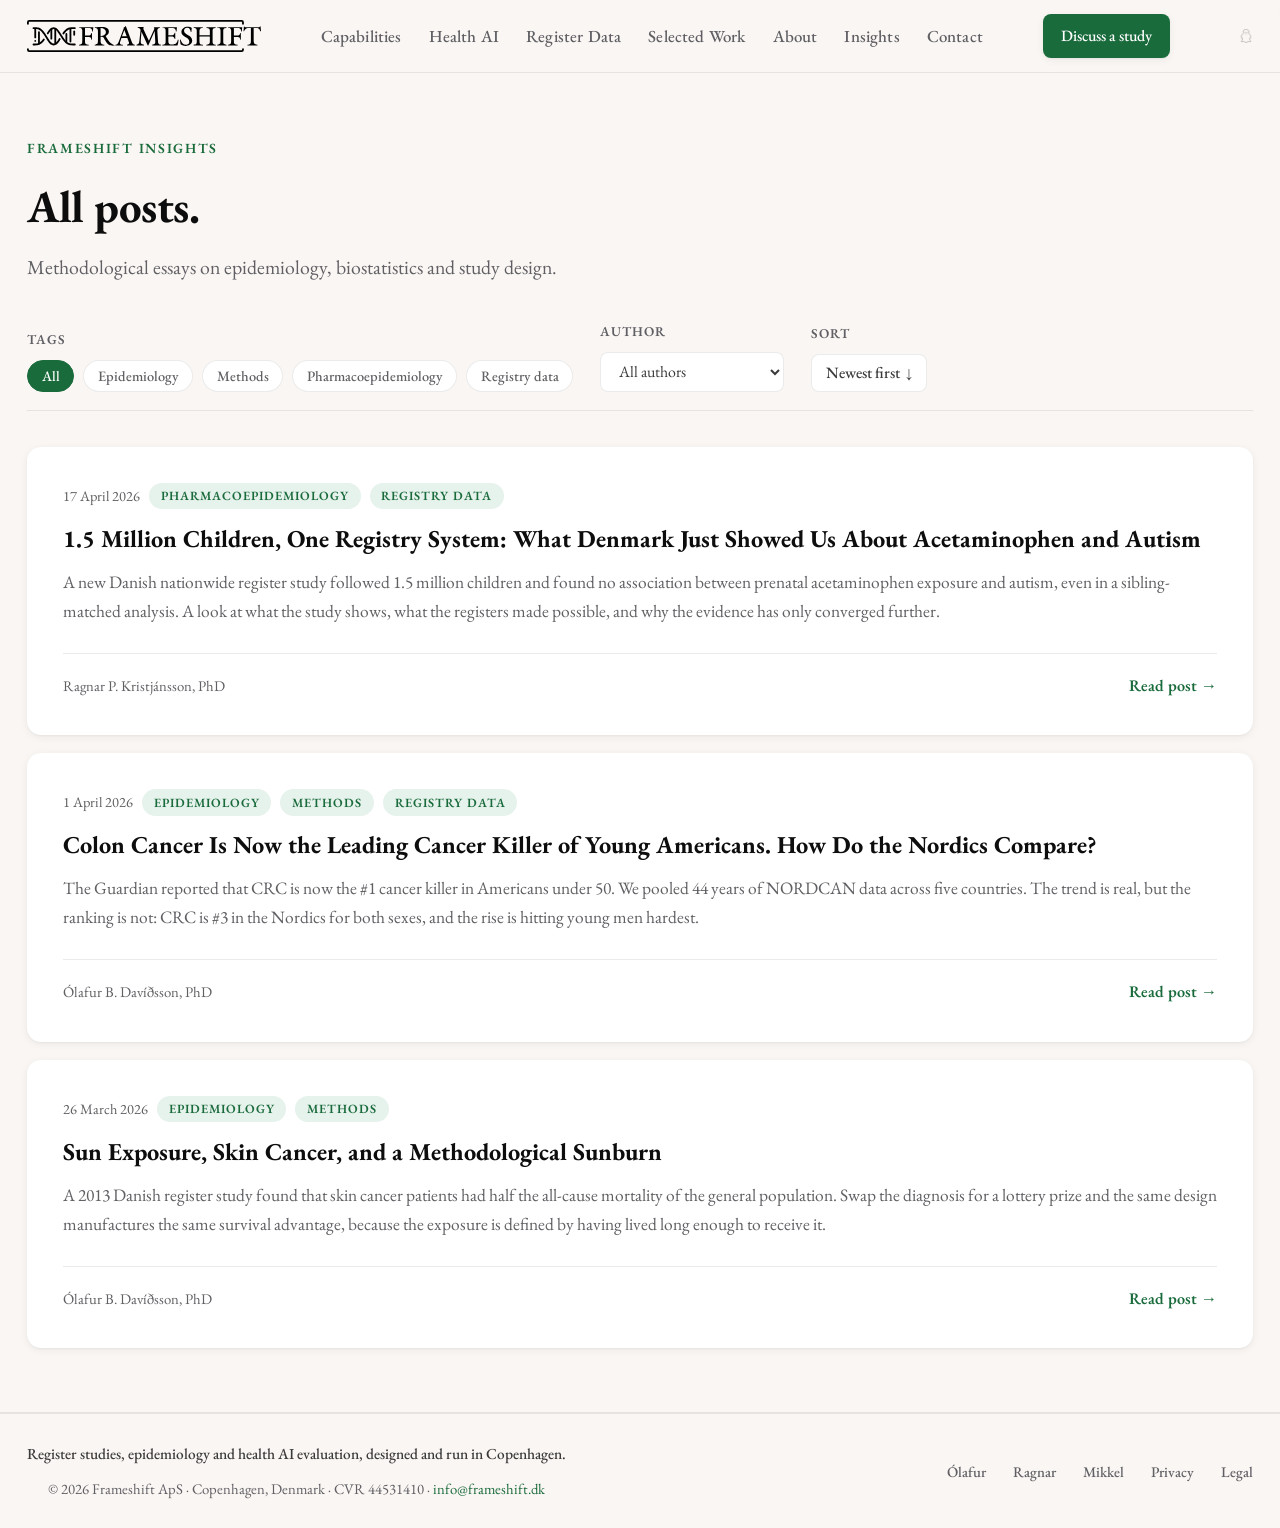
<file: posts/index.html>
<!DOCTYPE html>
<html lang="en">
<head>
  <meta charset="UTF-8">
  <meta name="viewport" content="width=device-width, initial-scale=1.0">
  <meta name="description" content="Articles on study design, biostatistics and epidemiology from the Frameshift team, covering Danish registry research, real-world evidence methods and clinical trials.">
  <title>Insights | Frameshift</title>
  <link rel="canonical" href="https://frameshift.dk/posts/">
  <link rel="stylesheet" href="../styles.css">
  <link rel="icon" type="image/x-icon" href="../favicon.ico">
  <link rel="icon" type="image/png" sizes="32x32" href="../favicon-32.png">
  <link rel="apple-touch-icon" href="../apple-touch-icon.png">
  <meta property="og:title" content="Insights | Frameshift">
  <meta property="og:description" content="Articles on study design, biostatistics and epidemiology from the Frameshift team, covering Danish registry research, real-world evidence methods and clinical trials.">
  <meta property="og:type" content="website">
  <meta property="og:url" content="https://frameshift.dk/posts/">
  <meta property="og:image" content="https://frameshift.dk/share-1200x630.png">
  <meta property="og:image:width" content="1200">
  <meta property="og:image:height" content="630">
  <meta property="og:image:alt" content="Frameshift: real-world evidence for drug development and health AI.">
  <meta property="og:site_name" content="Frameshift">
  <meta property="og:locale" content="en_GB">
  <meta name="twitter:card" content="summary_large_image">
</head>
<body>
  <header class="site-header">
    <div class="container">
      <a href="../index.html" class="site-logo">
        <img src="../logo.svg" alt="Frameshift">
      </a>
      <button class="nav-toggle" aria-label="Toggle navigation" aria-expanded="false" aria-controls="site-nav">
        <span></span><span></span><span></span>
      </button>
      <nav class="site-nav" id="site-nav">
        <a href="../index.html#services">Capabilities</a>
        <a href="../health-ai/">Health AI</a>
        <a href="../registry-data.html">Register Data</a>
        <a href="../index.html#research">Selected Work</a>
        <a href="../about.html">About</a>
        <a href="../posts/">Insights</a>
        <a href="../index.html#contact">Contact</a>
        <a class="nav-mobile-cta" href="../index.html#contact">Discuss a study</a>
      </nav>
      <a href="../index.html#contact" class="btn btn--primary nav-cta">Discuss a study</a>
      <button class="ghost-toggle" aria-label="Toggle dark mode" aria-pressed="false">
        <img src="../ghost.webp" alt="">
      </button>
    </div>
  </header>

  <main class="section">
    <div class="container">
      <p class="eyebrow">Frameshift Insights</p>
      <h1 class="section-title">All posts.</h1>
      <p class="section-lead">Methodological essays on epidemiology, biostatistics and study design.</p>

      <!-- Filters -->
      <div class="filter-bar">
        <div class="filter-group">
          <span class="filter-label" id="tag-filter-label">Tags</span>
          <div class="filter-tags" id="tag-filters" role="group" aria-labelledby="tag-filter-label">
            <!-- Populated by JS from post data attributes -->
          </div>
        </div>

        <div class="filter-group">
          <label class="filter-label" for="author-filter">Author</label>
          <select class="filter-select" id="author-filter">
            <option value="all">All authors</option>
            <!-- Populated by JS -->
          </select>
        </div>

        <div class="filter-group">
          <span class="filter-label">Sort</span>
          <button class="filter-sort-btn" id="sort-btn" data-dir="desc">
            Newest first <span class="sort-arrow">↓</span>
          </button>
        </div>
      </div>

      <!-- Post list -->
      <div class="post-list" id="post-list">

        <article class="post-card"
                 data-tags="pharmacoepidemiology,registry data"
                 data-author="Ragnar P. Kristjánsson"
                 data-date="2026-04-17">
          <div class="post-meta">
            <span class="post-date">17 April 2026</span>
            <span class="post-tag">Pharmacoepidemiology</span>
            <span class="post-tag">Registry Data</span>
          </div>
          <h2 class="post-title">
            <a href="danish-registers-acetaminophen-autism.html">1.5 Million Children, One Registry System: What Denmark Just Showed Us About Acetaminophen and Autism</a>
          </h2>
          <p class="post-excerpt">A new Danish nationwide register study followed 1.5 million children and found no association between prenatal acetaminophen exposure and autism, even in a sibling-matched analysis. A look at what the study shows, what the registers made possible, and why the evidence has only converged further.</p>
          <div class="post-footer">
            <span class="post-author">Ragnar P. Kristjánsson, PhD</span>
            <a href="danish-registers-acetaminophen-autism.html" class="read-more">Read post →</a>
          </div>
        </article>

        <article class="post-card"
                 data-tags="epidemiology,methods,registry data"
                 data-author="Ólafur B. Davíðsson"
                 data-date="2026-04-01">
          <div class="post-meta">
            <span class="post-date">1 April 2026</span>
            <span class="post-tag">Epidemiology</span>
            <span class="post-tag">Methods</span>
            <span class="post-tag">Registry Data</span>
          </div>
          <h2 class="post-title">
            <a href="crc-leading-killer.html">Colon Cancer Is Now the Leading Cancer Killer of Young Americans. How Do the Nordics Compare?</a>
          </h2>
          <p class="post-excerpt">The Guardian reported that CRC is now the #1 cancer killer in Americans under 50. We pooled 44 years of NORDCAN data across five countries. The trend is real, but the ranking is not: CRC is #3 in the Nordics for both sexes, and the rise is hitting young men hardest.</p>
          <div class="post-footer">
            <span class="post-author">Ólafur B. Davíðsson, PhD</span>
            <a href="crc-leading-killer.html" class="read-more">Read post →</a>
          </div>
        </article>

        <article class="post-card"
                 data-tags="epidemiology,methods"
                 data-author="Ólafur B. Davíðsson"
                 data-date="2026-03-26">
          <div class="post-meta">
            <span class="post-date">26 March 2026</span>
            <span class="post-tag">Epidemiology</span>
            <span class="post-tag">Methods</span>
          </div>
          <h2 class="post-title">
            <a href="immortal-time-bias.html">Sun Exposure, Skin Cancer, and a Methodological Sunburn</a>
          </h2>
          <p class="post-excerpt">A 2013 Danish register study found that skin cancer patients had half the all-cause mortality of the general population. Swap the diagnosis for a lottery prize and the same design manufactures the same survival advantage, because the exposure is defined by having lived long enough to receive it.</p>
          <div class="post-footer">
            <span class="post-author">Ólafur B. Davíðsson, PhD</span>
            <a href="immortal-time-bias.html" class="read-more">Read post →</a>
          </div>
        </article>

      </div>

      <p class="no-results" id="no-results" hidden>No posts match the current filters.</p>
    </div>
  </main>

  <footer class="site-footer">
    <div class="container footer-inner">
      <div class="footer-left">
        <p class="footer-tagline">Register studies, epidemiology and health AI evaluation, designed and run in Copenhagen.</p>
        <p>© 2026 Frameshift ApS · Copenhagen, Denmark · CVR 44531410 · <a href="mailto:info@frameshift.dk">info@frameshift.dk</a></p>
      </div>
      <div class="footer-links">
        <a href="https://www.linkedin.com/in/olafurbirgir/" target="_blank" rel="noopener">Ólafur</a>
        <a href="https://www.linkedin.com/in/ragnarpk/" target="_blank" rel="noopener">Ragnar</a>
        <a href="https://www.linkedin.com/in/mikkel-werling-a200202ba/" target="_blank" rel="noopener">Mikkel</a>
        <a href="../privacy.html">Privacy</a>
        <a href="../legal.html">Legal</a>
      </div>
    </div>
  </footer>

  <script>
    /* Ghost dark-mode toggle */
    (() => {
      const ghost = document.querySelector('.ghost-toggle');
      if (!ghost) return;
    const setDark = (on) => {
          document.body.classList.toggle('dark', on);
          ghost.setAttribute('aria-pressed', on ? 'true' : 'false');
        };
        let isDark = false;
        try { isDark = localStorage.getItem('dark') === '1'; } catch (e) { /* storage unavailable; default to light */ }
        setDark(isDark);
        ghost.addEventListener('click', () => {
          isDark = !isDark;
          setDark(isDark);
          try { localStorage.setItem('dark', isDark ? '1' : '0'); } catch (e) { /* not persisted */ }
        });
    })();

    /* Hamburger toggle */
    (() => {
      const toggle = document.querySelector('.nav-toggle');
      const nav = document.querySelector('.site-nav');
      if (toggle && nav) {
        toggle.addEventListener('click', () => {
          const open = nav.classList.toggle('open');
          toggle.classList.toggle('active', open);
          toggle.setAttribute('aria-expanded', open ? 'true' : 'false');
        });
      }
    })();

    (() => {
      const posts = Array.from(document.querySelectorAll('#post-list .post-card'));
      const tagContainer = document.getElementById('tag-filters');
      const authorSelect = document.getElementById('author-filter');
      const sortBtn = document.getElementById('sort-btn');
      const postList = document.getElementById('post-list');
      const noResults = document.getElementById('no-results');

      // Collect all unique tags and authors from post data attributes
      const allTags = new Set();
      const allAuthors = new Set();

      posts.forEach(p => {
        p.dataset.tags.split(',').forEach(t => allTags.add(t.trim()));
        allAuthors.add(p.dataset.author.trim());
      });

      // Build tag filter buttons
      const allBtn = document.createElement('button');
      allBtn.className = 'tag-filter-btn active';
      allBtn.textContent = 'All';
      allBtn.dataset.tag = 'all';
      allBtn.setAttribute('aria-pressed', 'true');
      tagContainer.appendChild(allBtn);

      Array.from(allTags).sort().forEach(tag => {
        const btn = document.createElement('button');
        btn.className = 'tag-filter-btn';
        btn.textContent = tag.charAt(0).toUpperCase() + tag.slice(1);
        btn.dataset.tag = tag.toLowerCase();
        btn.setAttribute('aria-pressed', 'false');
        tagContainer.appendChild(btn);
      });

      // Build author options
      Array.from(allAuthors).sort().forEach(author => {
        const opt = document.createElement('option');
        opt.value = author;
        opt.textContent = author;
        authorSelect.appendChild(opt);
      });

      // State
      let activeTag = 'all';
      let activeAuthor = 'all';
      let sortDir = 'desc';

      function applyFilters() {
        let visible = 0;
        posts.forEach(p => {
          const tags = p.dataset.tags.toLowerCase().split(',').map(t => t.trim());
          const author = p.dataset.author.trim();

          const tagMatch = activeTag === 'all' || tags.includes(activeTag);
          const authorMatch = activeAuthor === 'all' || author === activeAuthor;

          if (tagMatch && authorMatch) {
            p.style.display = '';
            visible++;
          } else {
            p.style.display = 'none';
          }
        });

        noResults.hidden = visible > 0;
      }

      function applySort() {
        const sorted = posts.slice().sort((a, b) => {
          const da = new Date(a.dataset.date);
          const db = new Date(b.dataset.date);
          return sortDir === 'desc' ? db - da : da - db;
        });
        sorted.forEach(p => postList.appendChild(p));
      }

      // Tag click
      tagContainer.addEventListener('click', (e) => {
        if (!e.target.classList.contains('tag-filter-btn')) return;
        /* Selection was conveyed by the .active class alone, so which filter
           was applied could be seen but not announced. */
        tagContainer.querySelectorAll('.tag-filter-btn').forEach(b => {
          const on = b === e.target;
          b.classList.toggle('active', on);
          b.setAttribute('aria-pressed', on ? 'true' : 'false');
        });
        activeTag = e.target.dataset.tag;
        applyFilters();
      });

      // Author change
      authorSelect.addEventListener('change', () => {
        activeAuthor = authorSelect.value;
        applyFilters();
      });

      // Sort toggle
      sortBtn.addEventListener('click', () => {
        sortDir = sortDir === 'desc' ? 'asc' : 'desc';
        sortBtn.innerHTML = sortDir === 'desc'
          ? 'Newest first <span class="sort-arrow">↓</span>'
          : 'Oldest first <span class="sort-arrow">↑</span>';
        applySort();
      });
    })();
  </script>
</body>
</html>
</file>
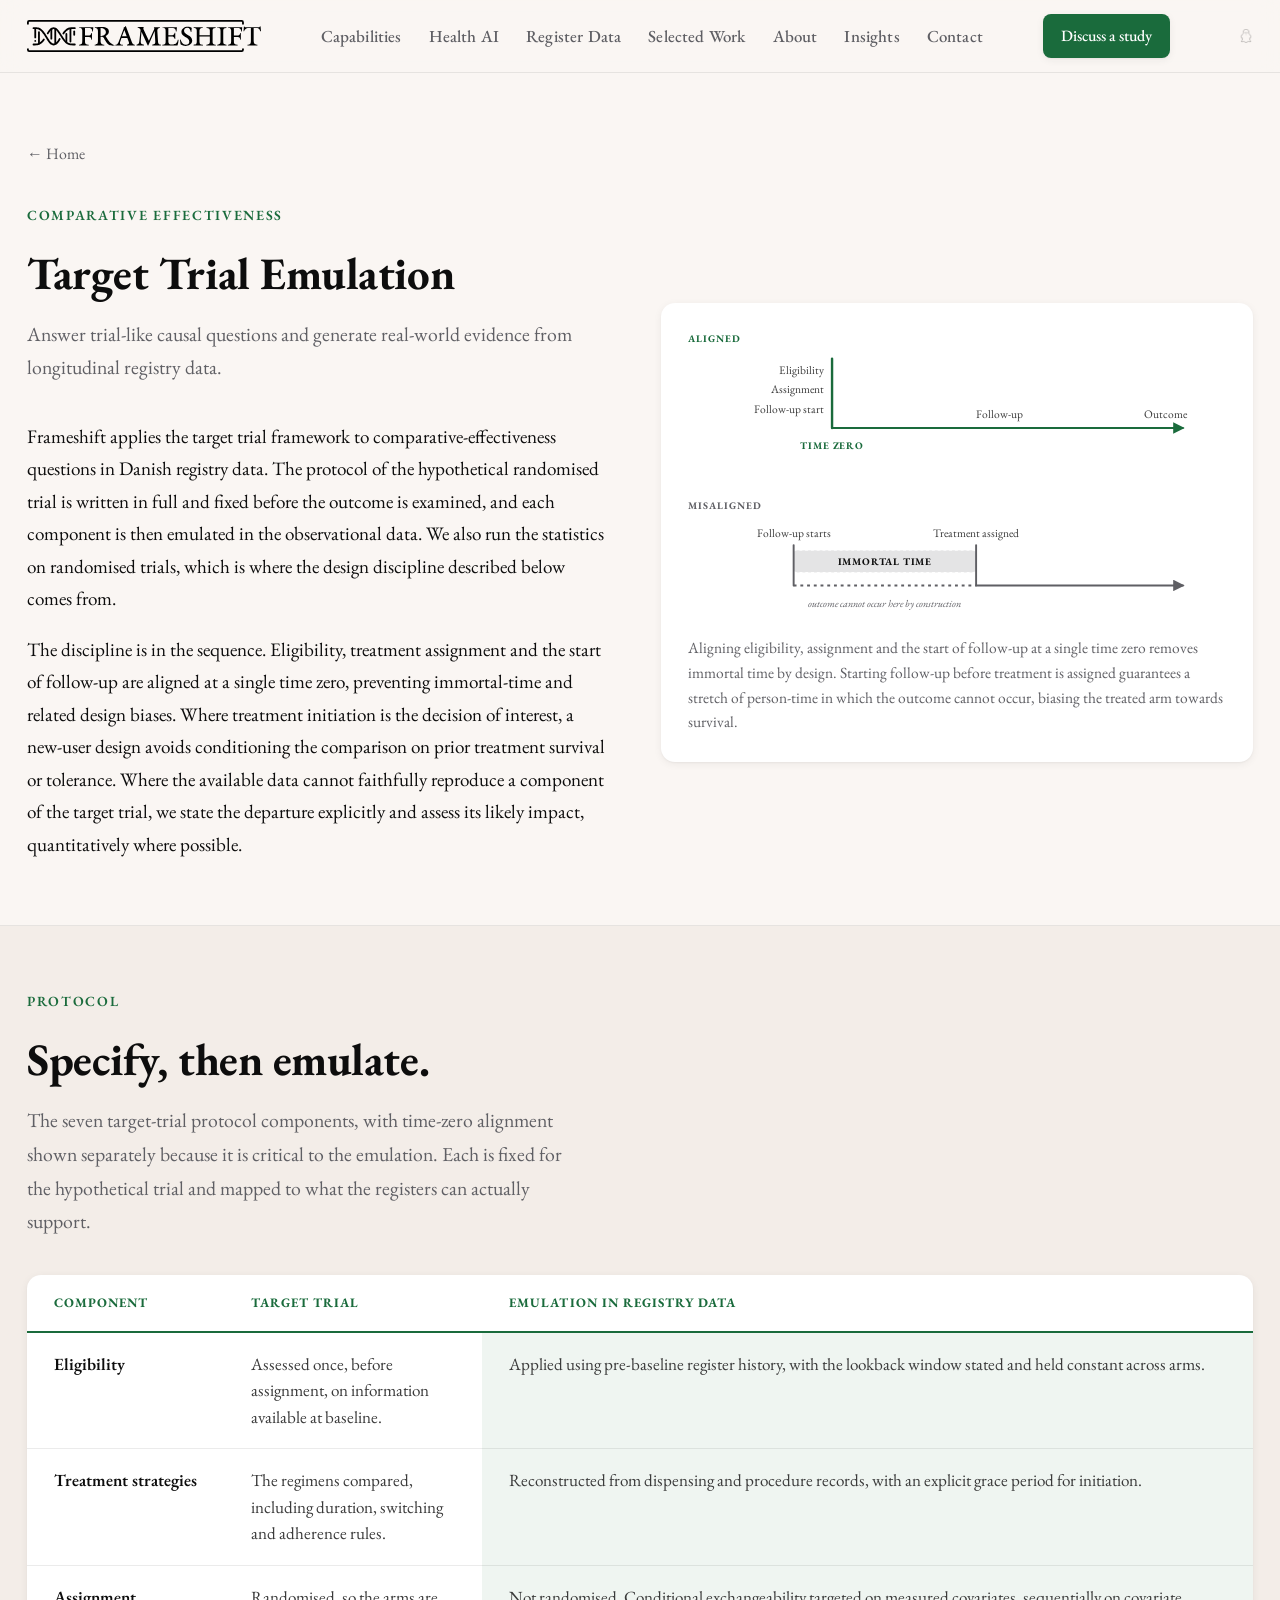
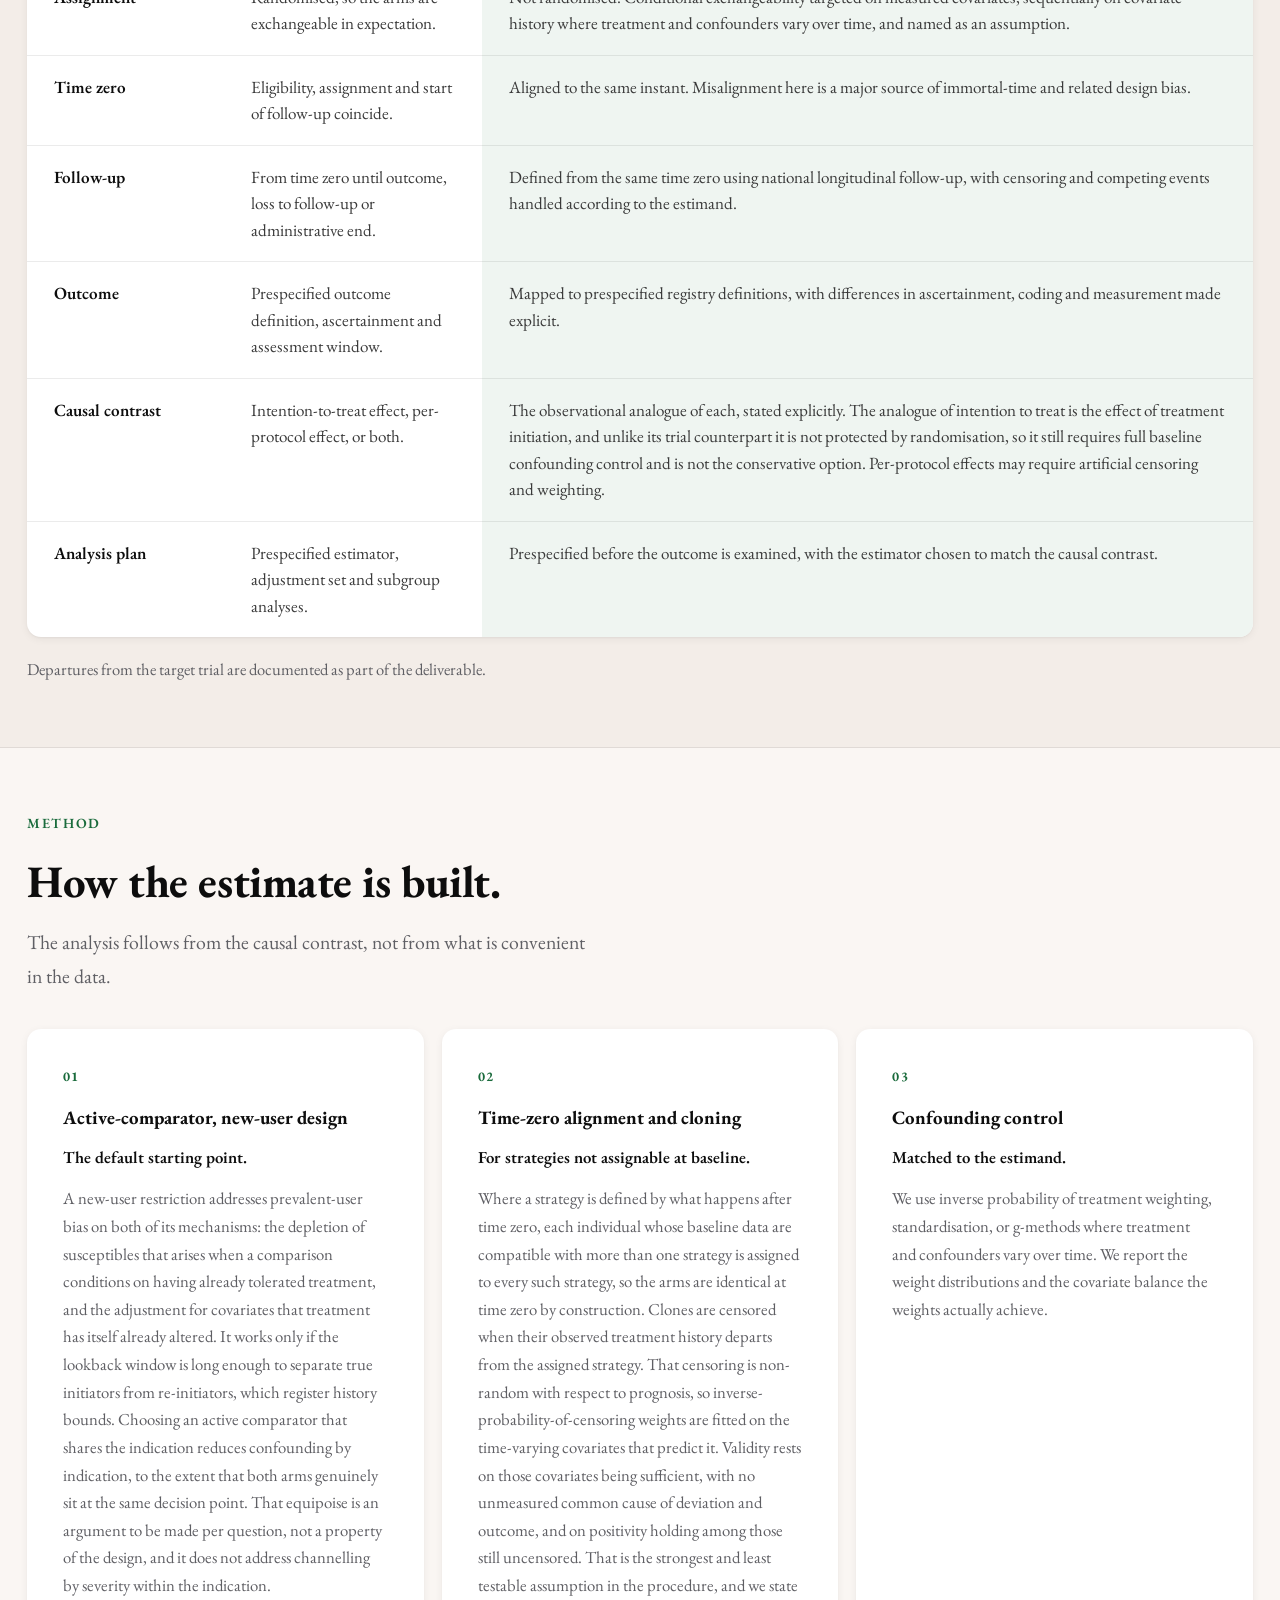
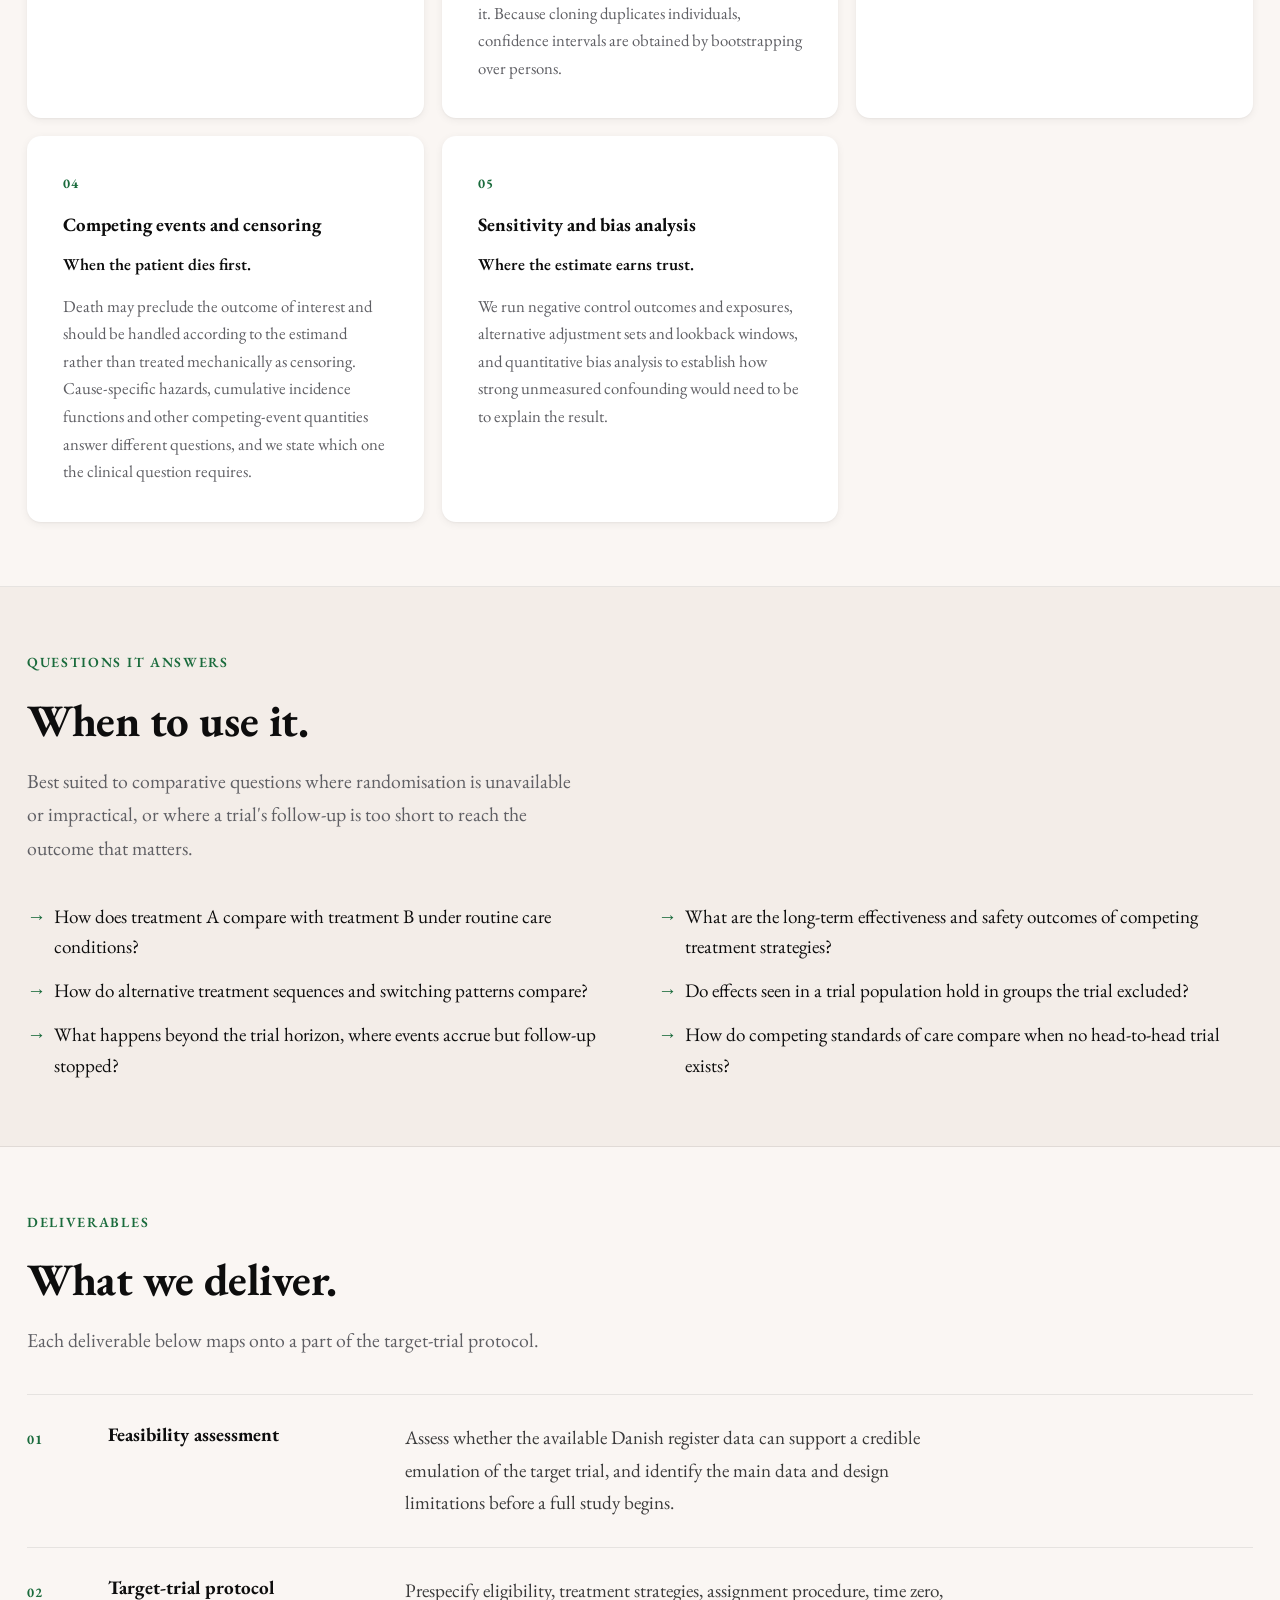
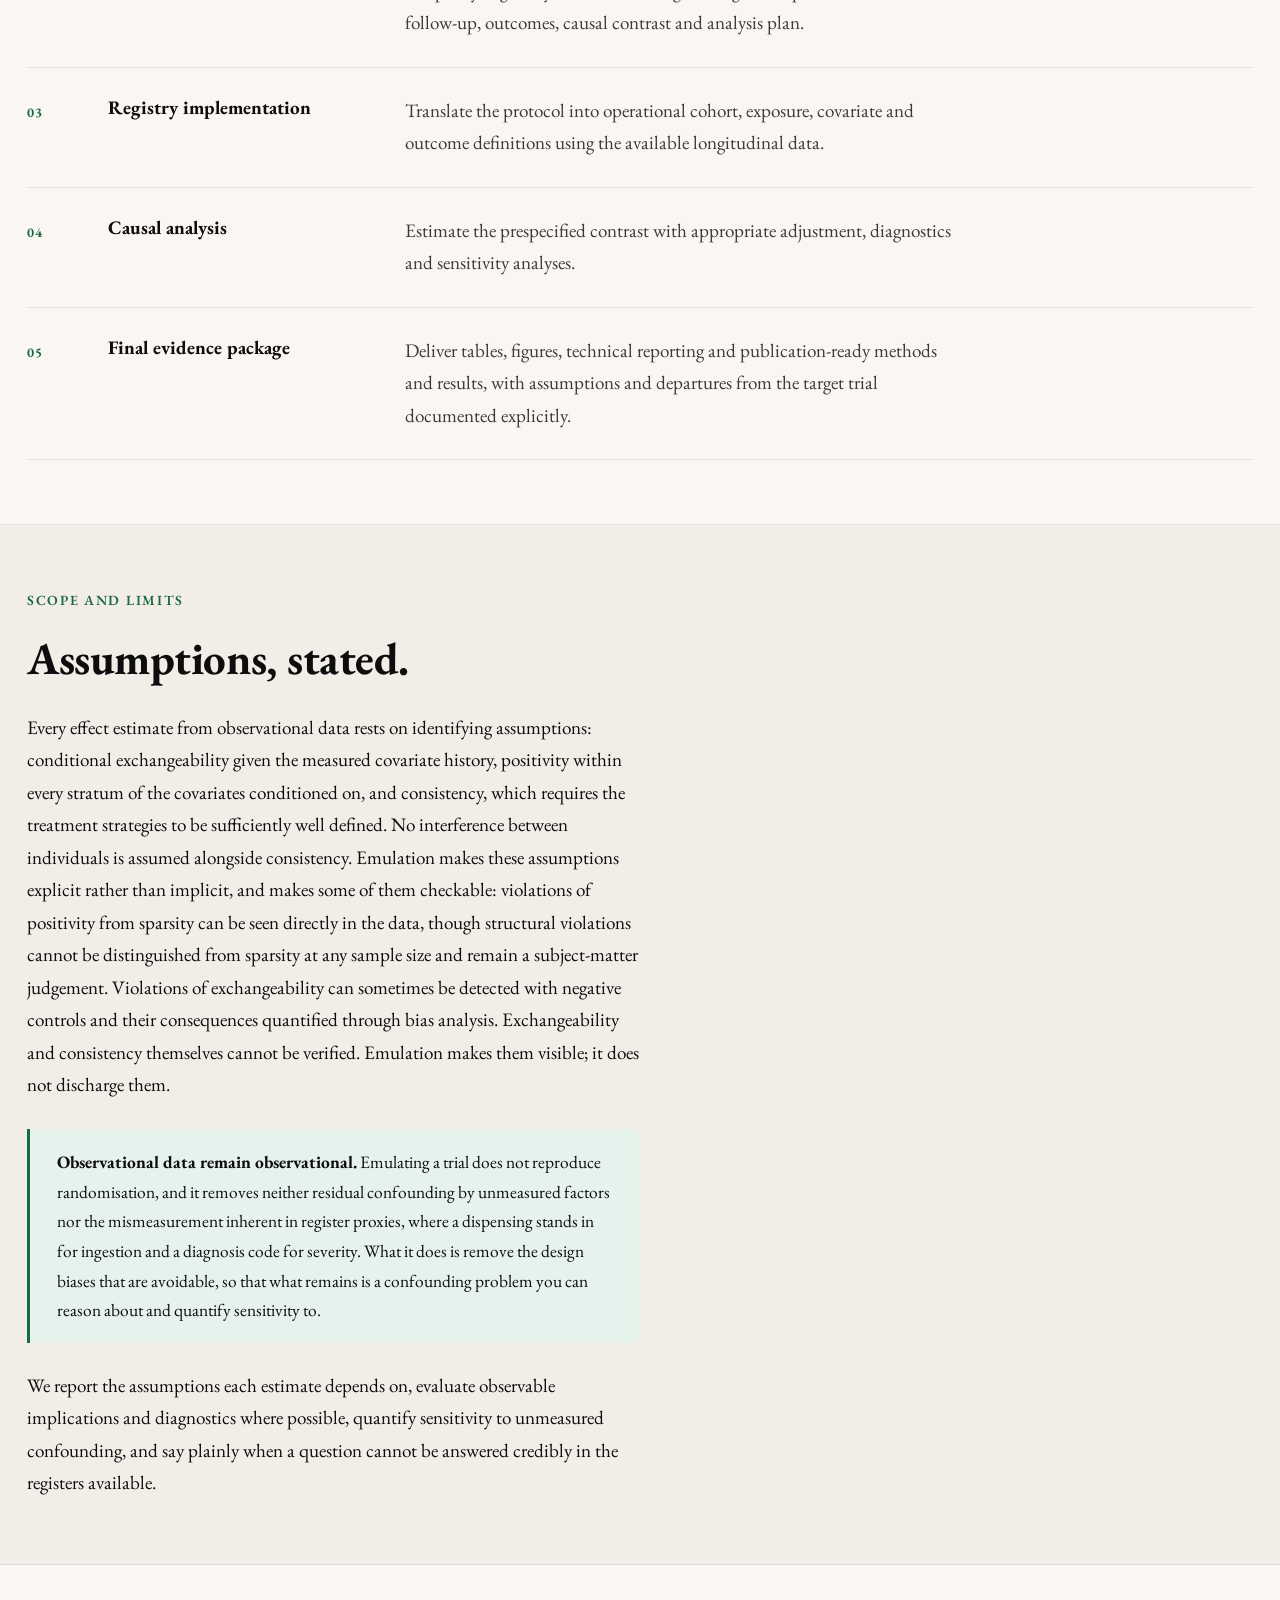
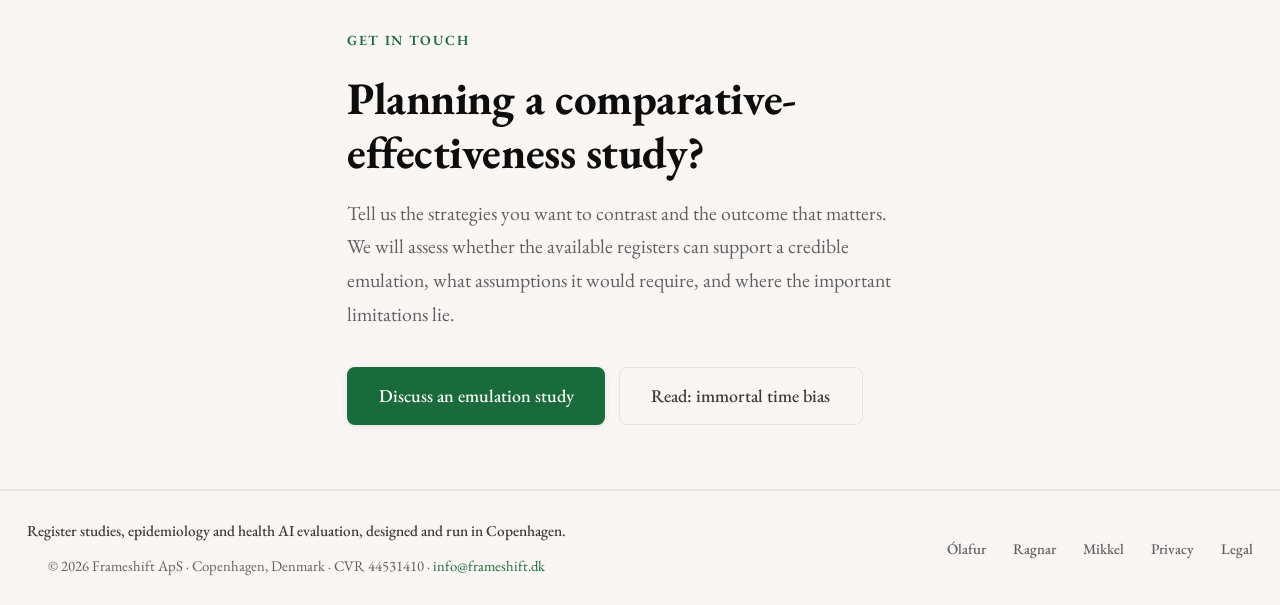
<file: target-trial-emulation/index.html>
<!DOCTYPE html>
<html lang="en">
<head>
  <meta charset="UTF-8">
  <meta name="viewport" content="width=device-width, initial-scale=1.0">
  <meta name="description" content="Frameshift applies the target trial framework to comparative-effectiveness questions in Danish registry data: protocol components specified in full, time zero aligned, and confounding addressed with g-methods and inverse probability weighting.">
  <title>Target Trial Emulation Using Danish Registry Data | Frameshift</title>
  <link rel="canonical" href="https://frameshift.dk/target-trial-emulation/">
  <link rel="stylesheet" href="../styles.css">
  <link rel="icon" type="image/x-icon" href="../favicon.ico">
  <link rel="icon" type="image/png" sizes="32x32" href="../favicon-32.png">
  <link rel="apple-touch-icon" href="../apple-touch-icon.png">
  <meta property="og:title" content="Target Trial Emulation Using Danish Registry Data | Frameshift">
  <meta property="og:description" content="Answer trial-like causal questions and generate real-world evidence from longitudinal registry data. Frameshift brings trial-level design discipline to Danish registry studies.">
  <meta property="og:type" content="website">
  <meta property="og:url" content="https://frameshift.dk/target-trial-emulation/">
  <meta property="og:image" content="https://frameshift.dk/share-1200x630.png">
  <meta property="og:image:width" content="1200">
  <meta property="og:image:height" content="630">
  <meta property="og:image:alt" content="Frameshift: real-world evidence for drug development and health AI.">
  <meta property="og:site_name" content="Frameshift">
  <meta property="og:locale" content="en_GB">
  <meta name="twitter:card" content="summary_large_image">
</head>
<body>
  <header class="site-header">
    <div class="container">
      <a href="../index.html" class="site-logo">
        <img src="../logo.svg" alt="Frameshift">
      </a>
      <button class="nav-toggle" aria-label="Toggle navigation" aria-expanded="false" aria-controls="site-nav">
        <span></span><span></span><span></span>
      </button>
      <nav class="site-nav" id="site-nav">
        <a href="../index.html#services">Capabilities</a>
        <a href="../health-ai/">Health AI</a>
        <a href="../registry-data.html">Register Data</a>
        <a href="../index.html#research">Selected Work</a>
        <a href="../about.html">About</a>
        <a href="../posts/">Insights</a>
        <a href="../index.html#contact">Contact</a>
        <a class="nav-mobile-cta" href="../index.html#contact">Discuss a study</a>
      </nav>
      <a href="../index.html#contact" class="btn btn--primary nav-cta">Discuss a study</a>
      <button class="ghost-toggle" aria-label="Toggle dark mode" aria-pressed="false">
        <img src="../ghost.webp" alt="">
      </button>
    </div>
  </header>

  <!-- INTRO -->
  <section class="section">
    <div class="container">
      <a href="../index.html#services" class="back-link">&larr; Home</a>
      <div class="tte-hero">
        <div class="tte-hero-text">
          <p class="eyebrow">Comparative effectiveness</p>
          <h1 class="section-title">Target Trial Emulation</h1>
          <p class="section-lead">Answer trial-like causal questions and generate real-world evidence from longitudinal registry data.</p>
          <div class="tte-intro">
            <p>Frameshift applies the target trial framework to comparative-effectiveness questions in Danish registry data. The protocol of the hypothetical randomised trial is written in full and fixed before the outcome is examined, and each component is then emulated in the observational data. We also run the statistics on randomised trials, which is where the design discipline described below comes from.</p>
            <p>The discipline is in the sequence. Eligibility, treatment assignment and the start of follow-up are aligned at a single time zero, preventing immortal-time and related design biases. Where treatment initiation is the decision of interest, a new-user design avoids conditioning the comparison on prior treatment survival or tolerance. Where the available data cannot faithfully reproduce a component of the target trial, we state the departure explicitly and assess its likely impact, quantitatively where possible.</p>
          </div>
        </div>

        <figure class="tte-figure">
          <svg class="tte-diagram" viewBox="0 0 560 300" role="img" aria-labelledby="tzTitle tzDesc">
            <title id="tzTitle">Time zero alignment in a target trial emulation</title>
            <desc id="tzDesc">Two timelines. In the aligned design, eligibility, treatment assignment and the start of follow-up all occur at a single time zero. In the misaligned design, follow-up begins before treatment is assigned, creating a stretch of immortal time during which the outcome cannot occur.</desc>
            <defs>
              <marker id="tzArrow" viewBox="0 0 10 10" refX="9" refY="5" markerWidth="6" markerHeight="6" orient="auto">
                <path d="M0,0 L10,5 L0,10 z" class="tz-arrow-accent"/>
              </marker>
              <marker id="tzArrowMuted" viewBox="0 0 10 10" refX="9" refY="5" markerWidth="6" markerHeight="6" orient="auto">
                <path d="M0,0 L10,5 L0,10 z" class="tz-arrow-muted"/>
              </marker>
            </defs>

            <!-- Panel A: aligned -->
            <text x="0" y="12" class="tz-panel">ALIGNED</text>
            <text x="142" y="46" class="tz-label" text-anchor="end">Eligibility</text>
            <text x="142" y="66" class="tz-label" text-anchor="end">Assignment</text>
            <text x="142" y="86" class="tz-label" text-anchor="end">Follow-up start</text>
            <line x1="150" y1="30" x2="150" y2="102" class="tz-mark"/>
            <line x1="150" y1="102" x2="516" y2="102" class="tz-flow" marker-end="url(#tzArrow)"/>
            <text x="150" y="124" class="tz-zero" text-anchor="middle">TIME ZERO</text>
            <text x="300" y="92" class="tz-label">Follow-up</text>
            <text x="520" y="92" class="tz-label" text-anchor="end">Outcome</text>

            <!-- Panel B: misaligned -->
            <text x="0" y="186" class="tz-panel tz-panel--warn">MISALIGNED</text>
            <text x="110" y="216" class="tz-label" text-anchor="middle">Follow-up starts</text>
            <text x="300" y="216" class="tz-label" text-anchor="middle">Treatment assigned</text>
            <rect x="110" y="230" width="190" height="22" rx="3" class="tz-immortal"/>
            <text x="205" y="245" class="tz-immortal-label" text-anchor="middle">IMMORTAL TIME</text>
            <line x1="110" y1="224" x2="110" y2="266" class="tz-mark tz-mark--muted"/>
            <line x1="300" y1="224" x2="300" y2="266" class="tz-mark tz-mark--muted"/>
            <line x1="110" y1="266" x2="300" y2="266" class="tz-flow tz-flow--dashed"/>
            <line x1="300" y1="266" x2="516" y2="266" class="tz-flow tz-flow--muted" marker-end="url(#tzArrowMuted)"/>
            <text x="205" y="288" class="tz-note" text-anchor="middle">outcome cannot occur here by construction</text>
          </svg>
          <figcaption>Aligning eligibility, assignment and the start of follow-up at a single time zero removes immortal time by design. Starting follow-up before treatment is assigned guarantees a stretch of person-time in which the outcome cannot occur, biasing the treated arm towards survival.</figcaption>
        </figure>
      </div>
    </div>
  </section>

  <!-- PROTOCOL TABLE -->
  <section class="section section--tinted">
    <div class="container">
      <p class="eyebrow">Protocol</p>
      <h2 class="section-title">Specify, then emulate.</h2>
      <p class="section-lead">The seven target-trial protocol components, with time-zero alignment shown separately because it is critical to the emulation. Each is fixed for the hypothetical trial and mapped to what the registers can actually support.</p>
      <div class="spec-table-wrap">
        <table class="spec-table">
          <thead>
            <tr>
              <th scope="col">Component</th>
              <th scope="col">Target trial</th>
              <th scope="col">Emulation in registry data</th>
            </tr>
          </thead>
          <tbody>
            <tr>
              <th scope="row" class="spec-component">Eligibility</th>
              <td>Assessed once, before assignment, on information available at baseline.</td>
              <td>Applied using pre-baseline register history, with the lookback window stated and held constant across arms.</td>
            </tr>
            <tr>
              <th scope="row" class="spec-component">Treatment strategies</th>
              <td>The regimens compared, including duration, switching and adherence rules.</td>
              <td>Reconstructed from dispensing and procedure records, with an explicit grace period for initiation.</td>
            </tr>
            <tr>
              <th scope="row" class="spec-component">Assignment</th>
              <td>Randomised, so the arms are exchangeable in expectation.</td>
              <td>Not randomised. Conditional exchangeability targeted on measured covariates, sequentially on covariate history where treatment and confounders vary over time, and named as an assumption.</td>
            </tr>
            <tr>
              <th scope="row" class="spec-component">Time zero</th>
              <td>Eligibility, assignment and start of follow-up coincide.</td>
              <td>Aligned to the same instant. Misalignment here is a major source of immortal-time and related design bias.</td>
            </tr>
            <tr>
              <th scope="row" class="spec-component">Follow-up</th>
              <td>From time zero until outcome, loss to follow-up or administrative end.</td>
              <td>Defined from the same time zero using national longitudinal follow-up, with censoring and competing events handled according to the estimand.</td>
            </tr>
            <tr>
              <th scope="row" class="spec-component">Outcome</th>
              <td>Prespecified outcome definition, ascertainment and assessment window.</td>
              <td>Mapped to prespecified registry definitions, with differences in ascertainment, coding and measurement made explicit.</td>
            </tr>
            <tr>
              <th scope="row" class="spec-component">Causal contrast</th>
              <td>Intention-to-treat effect, per-protocol effect, or both.</td>
              <td>The observational analogue of each, stated explicitly. The analogue of intention to treat is the effect of treatment initiation, and unlike its trial counterpart it is not protected by randomisation, so it still requires full baseline confounding control and is not the conservative option. Per-protocol effects may require artificial censoring and weighting.</td>
            </tr>
            <tr>
              <th scope="row" class="spec-component">Analysis plan</th>
              <td>Prespecified estimator, adjustment set and subgroup analyses.</td>
              <td>Prespecified before the outcome is examined, with the estimator chosen to match the causal contrast.</td>
            </tr>
          </tbody>
        </table>
      </div>
      <p class="spec-note">Departures from the target trial are documented as part of the deliverable.</p>
    </div>
  </section>

  <!-- ANALYSIS -->
  <section class="section">
    <div class="container">
      <p class="eyebrow">Method</p>
      <h2 class="section-title">How the estimate is built.</h2>
      <p class="section-lead">The analysis follows from the causal contrast, not from what is convenient in the data.</p>
      <div class="services-grid">
        <div class="service-card">
          <span class="service-num">01</span>
          <h3>Active-comparator, new-user design</h3>
          <p class="service-lead">The default starting point.</p>
          <p>A new-user restriction addresses prevalent-user bias on both of its mechanisms: the depletion of susceptibles that arises when a comparison conditions on having already tolerated treatment, and the adjustment for covariates that treatment has itself already altered. It works only if the lookback window is long enough to separate true initiators from re-initiators, which register history bounds. Choosing an active comparator that shares the indication reduces confounding by indication, to the extent that both arms genuinely sit at the same decision point. That equipoise is an argument to be made per question, not a property of the design, and it does not address channelling by severity within the indication.</p>
        </div>
        <div class="service-card">
          <span class="service-num">02</span>
          <h3>Time-zero alignment and cloning</h3>
          <p class="service-lead">For strategies not assignable at baseline.</p>
          <p>Where a strategy is defined by what happens after time zero, each individual whose baseline data are compatible with more than one strategy is assigned to every such strategy, so the arms are identical at time zero by construction. Clones are censored when their observed treatment history departs from the assigned strategy. That censoring is non-random with respect to prognosis, so inverse-probability-of-censoring weights are fitted on the time-varying covariates that predict it. Validity rests on those covariates being sufficient, with no unmeasured common cause of deviation and outcome, and on positivity holding among those still uncensored. That is the strongest and least testable assumption in the procedure, and we state it. Because cloning duplicates individuals, confidence intervals are obtained by bootstrapping over persons.</p>
        </div>
        <div class="service-card">
          <span class="service-num">03</span>
          <h3>Confounding control</h3>
          <p class="service-lead">Matched to the estimand.</p>
          <p>We use inverse probability of treatment weighting, standardisation, or g-methods where treatment and confounders vary over time. We report the weight distributions and the covariate balance the weights actually achieve.</p>
        </div>
        <div class="service-card">
          <span class="service-num">04</span>
          <h3>Competing events and censoring</h3>
          <p class="service-lead">When the patient dies first.</p>
          <p>Death may preclude the outcome of interest and should be handled according to the estimand rather than treated mechanically as censoring. Cause-specific hazards, cumulative incidence functions and other competing-event quantities answer different questions, and we state which one the clinical question requires.</p>
        </div>
        <div class="service-card">
          <span class="service-num">05</span>
          <h3>Sensitivity and bias analysis</h3>
          <p class="service-lead">Where the estimate earns trust.</p>
          <p>We run negative control outcomes and exposures, alternative adjustment sets and lookback windows, and quantitative bias analysis to establish how strong unmeasured confounding would need to be to explain the result.</p>
        </div>
      </div>
    </div>
  </section>

  <!-- USE CASES -->
  <section class="section section--tinted">
    <div class="container">
      <p class="eyebrow">Questions it answers</p>
      <h2 class="section-title">When to use it.</h2>
      <p class="section-lead">Best suited to comparative questions where randomisation is unavailable or impractical, or where a trial's follow-up is too short to reach the outcome that matters.</p>
      <ul class="checklist">
        <li>How does treatment A compare with treatment B under routine care conditions?</li>
        <li>What are the long-term effectiveness and safety outcomes of competing treatment strategies?</li>
        <li>How do alternative treatment sequences and switching patterns compare?</li>
        <li>Do effects seen in a trial population hold in groups the trial excluded?</li>
        <li>What happens beyond the trial horizon, where events accrue but follow-up stopped?</li>
        <li>How do competing standards of care compare when no head-to-head trial exists?</li>
      </ul>
    </div>
  </section>

  <!-- DELIVERABLES -->
  <section class="section">
    <div class="container">
      <p class="eyebrow">Deliverables</p>
      <h2 class="section-title">What we deliver.</h2>
      <p class="section-lead">Each deliverable below maps onto a part of the target-trial protocol.</p>
      <div class="deliver-list">
        <div class="deliver-item">
          <span class="deliver-num">01</span>
          <h3>Feasibility assessment</h3>
          <p>Assess whether the available Danish register data can support a credible emulation of the target trial, and identify the main data and design limitations before a full study begins.</p>
        </div>
        <div class="deliver-item">
          <span class="deliver-num">02</span>
          <h3>Target-trial protocol</h3>
          <p>Prespecify eligibility, treatment strategies, assignment procedure, time zero, follow-up, outcomes, causal contrast and analysis plan.</p>
        </div>
        <div class="deliver-item">
          <span class="deliver-num">03</span>
          <h3>Registry implementation</h3>
          <p>Translate the protocol into operational cohort, exposure, covariate and outcome definitions using the available longitudinal data.</p>
        </div>
        <div class="deliver-item">
          <span class="deliver-num">04</span>
          <h3>Causal analysis</h3>
          <p>Estimate the prespecified contrast with appropriate adjustment, diagnostics and sensitivity analyses.</p>
        </div>
        <div class="deliver-item">
          <span class="deliver-num">05</span>
          <h3>Final evidence package</h3>
          <p>Deliver tables, figures, technical reporting and publication-ready methods and results, with assumptions and departures from the target trial documented explicitly.</p>
        </div>
      </div>
    </div>
  </section>

  <!-- ASSUMPTIONS AND LIMITS -->
  <section class="section section--tinted">
    <div class="container">
      <p class="eyebrow">Scope and limits</p>
      <h2 class="section-title">Assumptions, stated.</h2>
      <div class="tte-intro">
        <p>Every effect estimate from observational data rests on identifying assumptions: conditional exchangeability given the measured covariate history, positivity within every stratum of the covariates conditioned on, and consistency, which requires the treatment strategies to be sufficiently well defined. No interference between individuals is assumed alongside consistency. Emulation makes these assumptions explicit rather than implicit, and makes some of them checkable: violations of positivity from sparsity can be seen directly in the data, though structural violations cannot be distinguished from sparsity at any sample size and remain a subject-matter judgement. Violations of exchangeability can sometimes be detected with negative controls and their consequences quantified through bias analysis. Exchangeability and consistency themselves cannot be verified. Emulation makes them visible; it does not discharge them.</p>
        <div class="callout-box">
          <strong>Observational data remain observational.</strong> Emulating a trial does not reproduce randomisation, and it removes neither residual confounding by unmeasured factors nor the mismeasurement inherent in register proxies, where a dispensing stands in for ingestion and a diagnosis code for severity. What it does is remove the design biases that are avoidable, so that what remains is a confounding problem you can reason about and quantify sensitivity to.
        </div>
        <p>We report the assumptions each estimate depends on, evaluate observable implications and diagnostics where possible, quantify sensitivity to unmeasured confounding, and say plainly when a question cannot be answered credibly in the registers available.</p>
      </div>
    </div>
  </section>

  <!-- CTA -->
  <section class="section">
    <div class="container container--narrow">
      <p class="eyebrow">Get in touch</p>
      <h2 class="section-title">Planning a comparative-effectiveness study?</h2>
      <p class="section-lead">Tell us the strategies you want to contrast and the outcome that matters. We will assess whether the available registers can support a credible emulation, what assumptions it would require, and where the important limitations lie.</p>
      <div class="hero-actions">
        <a href="../index.html#contact" class="btn btn--primary">Discuss an emulation study</a>
        <a href="../posts/immortal-time-bias.html" class="btn btn--ghost">Read: immortal time bias</a>
      </div>
    </div>
  </section>

  <footer class="site-footer">
    <div class="container footer-inner">
      <div class="footer-left">
        <p class="footer-tagline">Register studies, epidemiology and health AI evaluation, designed and run in Copenhagen.</p>
        <p>© 2026 Frameshift ApS · Copenhagen, Denmark · CVR 44531410 · <a href="mailto:info@frameshift.dk">info@frameshift.dk</a></p>
      </div>
      <div class="footer-links">
        <a href="https://www.linkedin.com/in/olafurbirgir/" target="_blank" rel="noopener">Ólafur</a>
        <a href="https://www.linkedin.com/in/ragnarpk/" target="_blank" rel="noopener">Ragnar</a>
        <a href="https://www.linkedin.com/in/mikkel-werling-a200202ba/" target="_blank" rel="noopener">Mikkel</a>
        <a href="../privacy.html">Privacy</a>
        <a href="../legal.html">Legal</a>
      </div>
    </div>
  </footer>

  <script>
  (() => {
    const ghost = document.querySelector('.ghost-toggle');
    if (!ghost) return;
    const setDark = (on) => {
      document.body.classList.toggle('dark', on);
      ghost.setAttribute('aria-pressed', on ? 'true' : 'false');
    };
    let isDark = false;
    try { isDark = localStorage.getItem('dark') === '1'; } catch (e) { /* storage unavailable; default to light */ }
    setDark(isDark);
    ghost.addEventListener('click', () => {
      isDark = !isDark;
      setDark(isDark);
      try { localStorage.setItem('dark', isDark ? '1' : '0'); } catch (e) { /* not persisted */ }
    });
  })();
  (() => {
    const toggle = document.querySelector('.nav-toggle');
    const nav = document.querySelector('.site-nav');
    if (toggle && nav) {
      toggle.addEventListener('click', () => {
        const open = nav.classList.toggle('open');
        toggle.classList.toggle('active', open);
        toggle.setAttribute('aria-expanded', open ? 'true' : 'false');
      });
    }
  })();
  </script>
</body>
</html>
</file>
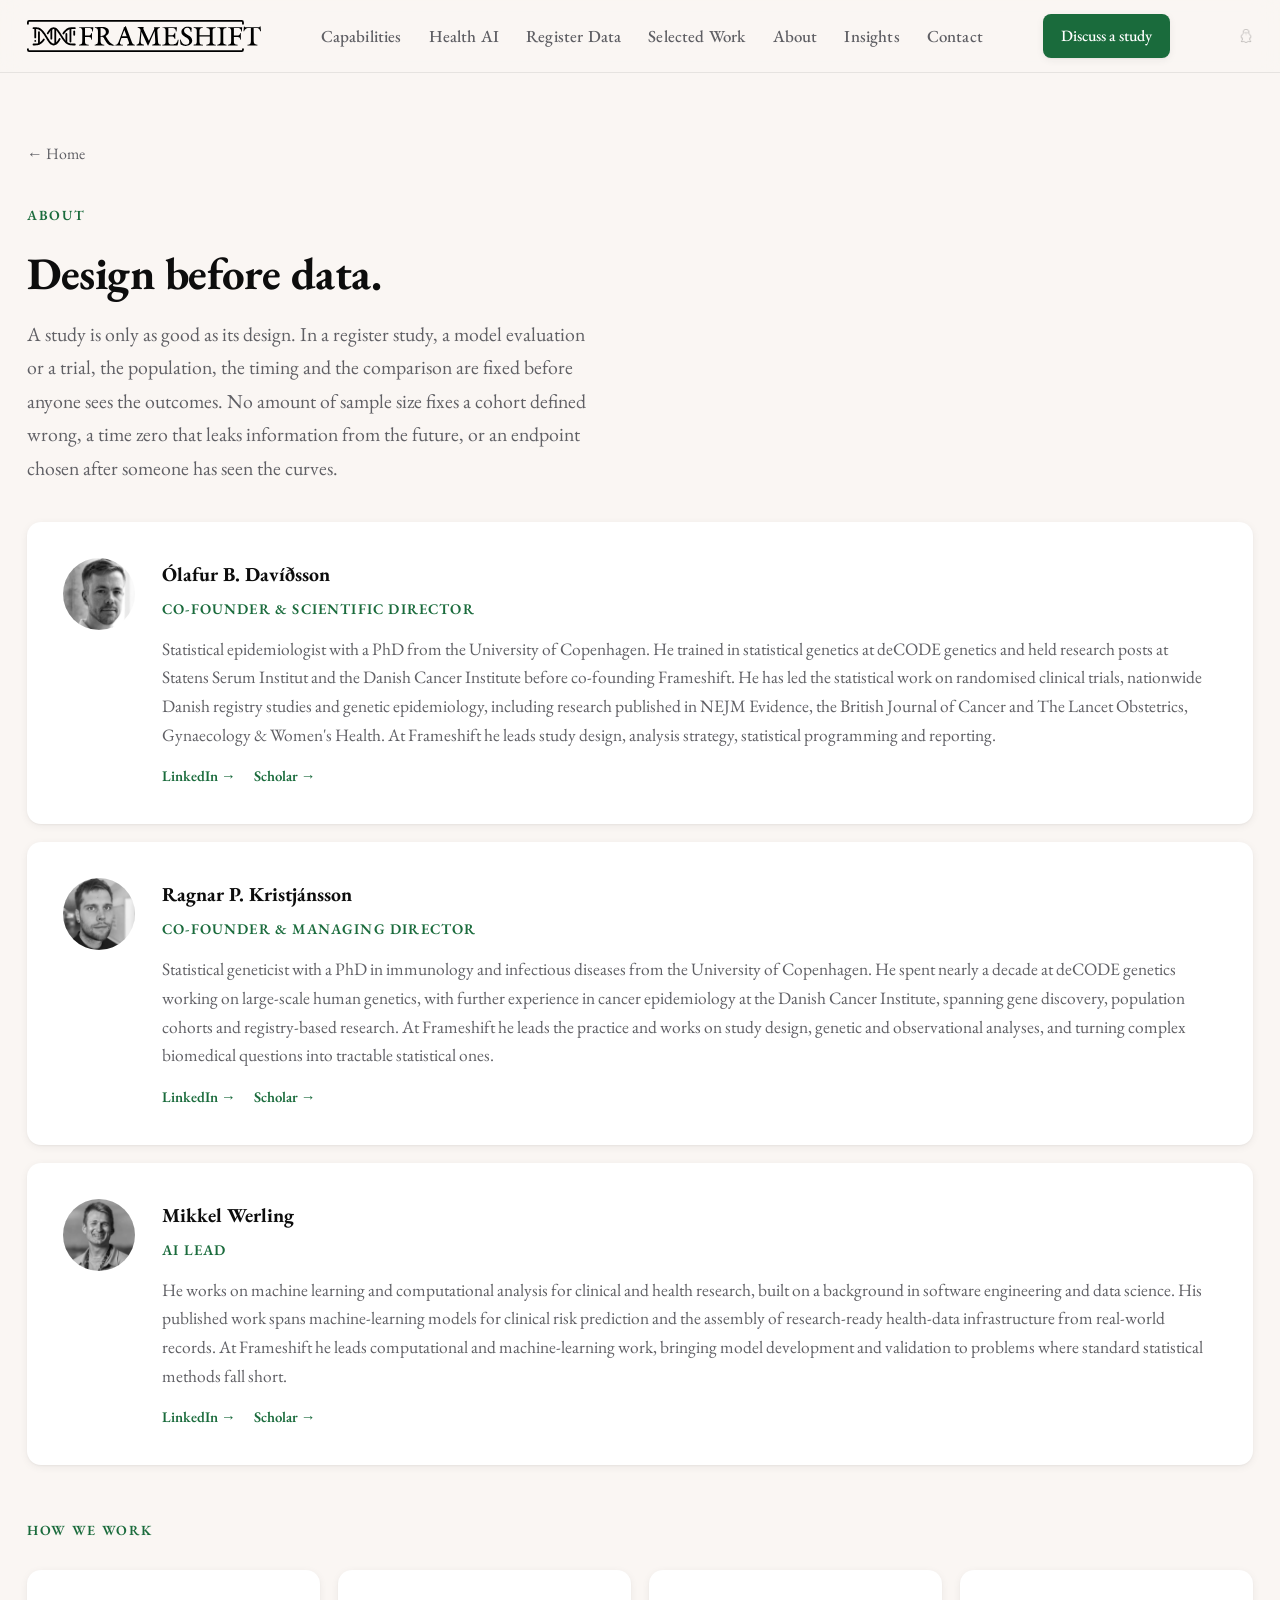
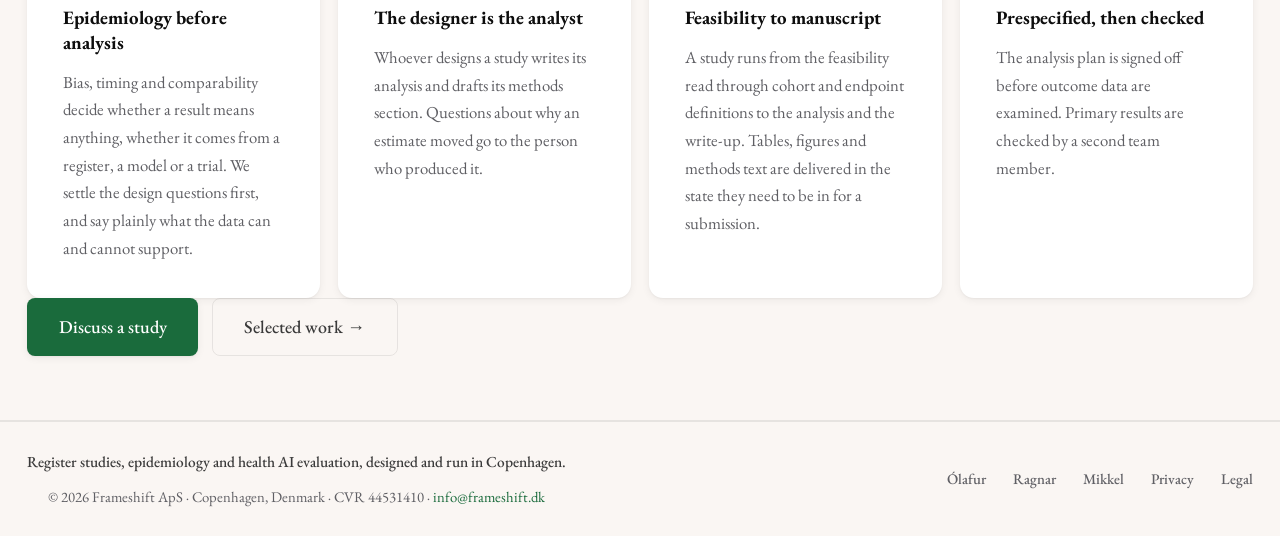
<file: about.html>
<!DOCTYPE html>
<html lang="en">
<head>
  <meta charset="UTF-8">
  <meta name="viewport" content="width=device-width, initial-scale=1.0">
  <meta name="description" content="The Frameshift team: epidemiologists, biostatisticians and machine-learning researchers in Copenhagen who design and run Danish register studies and evaluate clinical models.">
  <title>About | Frameshift</title>
  <link rel="canonical" href="https://frameshift.dk/about.html">
  <link rel="stylesheet" href="styles.css">
  <link rel="icon" type="image/x-icon" href="favicon.ico">
  <link rel="icon" type="image/png" sizes="32x32" href="favicon-32.png">
  <link rel="apple-touch-icon" href="apple-touch-icon.png">
  <meta property="og:title" content="About | Frameshift">
  <meta property="og:description" content="The Frameshift team and how we work: design before data, prespecified analyses, independently checked results.">
  <meta property="og:type" content="website">
  <meta property="og:url" content="https://frameshift.dk/about.html">
  <meta property="og:image" content="https://frameshift.dk/share-1200x630.png">
  <meta property="og:image:width" content="1200">
  <meta property="og:image:height" content="630">
  <meta property="og:image:alt" content="Frameshift: real-world evidence for drug development and health AI.">
  <meta property="og:site_name" content="Frameshift">
  <meta property="og:locale" content="en_GB">
  <meta name="twitter:card" content="summary_large_image">
</head>
<body>
  <header class="site-header">
    <div class="container">
      <a href="index.html" class="site-logo">
        <img src="logo.svg" alt="Frameshift">
      </a>
      <button class="nav-toggle" aria-label="Toggle navigation" aria-expanded="false" aria-controls="site-nav">
        <span></span><span></span><span></span>
      </button>
      <nav class="site-nav" id="site-nav">
        <a href="index.html#services">Capabilities</a>
        <a href="health-ai/">Health AI</a>
        <a href="registry-data.html">Register Data</a>
        <a href="index.html#research">Selected Work</a>
        <a href="about.html">About</a>
        <a href="posts/">Insights</a>
        <a href="index.html#contact">Contact</a>
        <a class="nav-mobile-cta" href="index.html#contact">Discuss a study</a>
      </nav>
      <a href="index.html#contact" class="btn btn--primary nav-cta">Discuss a study</a>
      <button class="ghost-toggle" aria-label="Toggle dark mode" aria-pressed="false">
        <img src="ghost.webp" alt="">
      </button>
    </div>
  </header>

  <main class="section">
    <div class="container">
      <a href="index.html#about" class="back-link">&larr; Home</a>
      <p class="eyebrow">About</p>
      <h1 class="section-title">Design before data.</h1>
      <p class="section-lead">A study is only as good as its design. In a register study, a model evaluation or a trial, the population, the timing and the comparison are fixed before anyone sees the outcomes. No amount of sample size fixes a cohort defined wrong, a time zero that leaks information from the future, or an endpoint chosen after someone has seen the curves.</p>
      <div class="team-grid">
        <div class="team-card">
          <img class="team-avatar" loading="lazy" src="team-olafur.webp" alt="Ólafur B. Davíðsson">
          <div class="team-info">
            <h3>Ólafur B. Davíðsson</h3>
            <span class="team-role">Co-Founder &amp; Scientific Director</span>
            <p>Statistical epidemiologist with a PhD from the University of Copenhagen. He trained in statistical genetics at deCODE genetics and held research posts at Statens Serum Institut and the Danish Cancer Institute before co-founding Frameshift. He has led the statistical work on randomised clinical trials, nationwide Danish registry studies and genetic epidemiology, including research published in NEJM Evidence, the British Journal of Cancer and The Lancet Obstetrics, Gynaecology &amp; Women's Health. At Frameshift he leads study design, analysis strategy, statistical programming and reporting.</p>
            <div class="team-links">
              <a class="team-linkedin" href="https://www.linkedin.com/in/olafurbirgir/" target="_blank" rel="noopener">LinkedIn →</a>
              <a class="team-linkedin" href="https://scholar.google.com/citations?user=dEJX3rcAAAAJ" target="_blank" rel="noopener">Scholar →</a>
            </div>
          </div>
        </div>
        <div class="team-card">
          <img class="team-avatar" loading="lazy" src="team-ragnar.webp" alt="Ragnar P. Kristjánsson">
          <div class="team-info">
            <h3>Ragnar P. Kristjánsson</h3>
            <span class="team-role">Co-Founder &amp; Managing Director</span>
            <p>Statistical geneticist with a PhD in immunology and infectious diseases from the University of Copenhagen. He spent nearly a decade at deCODE genetics working on large-scale human genetics, with further experience in cancer epidemiology at the Danish Cancer Institute, spanning gene discovery, population cohorts and registry-based research. At Frameshift he leads the practice and works on study design, genetic and observational analyses, and turning complex biomedical questions into tractable statistical ones.</p>
            <div class="team-links">
              <a class="team-linkedin" href="https://www.linkedin.com/in/ragnarpk/" target="_blank" rel="noopener">LinkedIn →</a>
              <a class="team-linkedin" href="https://scholar.google.com/citations?user=UzdcPIMAAAAJ" target="_blank" rel="noopener">Scholar →</a>
            </div>
          </div>
        </div>
        <div class="team-card">
          <img class="team-avatar" loading="lazy" src="team-mikkel.webp" alt="Mikkel Werling">
          <div class="team-info">
            <h3>Mikkel Werling</h3>
            <span class="team-role">AI Lead</span>
            <p>He works on machine learning and computational analysis for clinical and health research, built on a background in software engineering and data science. His published work spans machine-learning models for clinical risk prediction and the assembly of research-ready health-data infrastructure from real-world records. At Frameshift he leads computational and machine-learning work, bringing model development and validation to problems where standard statistical methods fall short.</p>
            <div class="team-links">
              <a class="team-linkedin" href="https://www.linkedin.com/in/mikkel-werling-a200202ba/" target="_blank" rel="noopener">LinkedIn →</a>
              <a class="team-linkedin" href="https://scholar.google.com/citations?user=K4Uw3h0AAAAJ" target="_blank" rel="noopener">Scholar →</a>
            </div>
          </div>
        </div>
      </div>

      <h3 class="about-sub-heading">How we work</h3>
      <div class="why-grid">
        <div class="why-card">
          <h3>Epidemiology before analysis</h3>
          <p>Bias, timing and comparability decide whether a result means anything, whether it comes from a register, a model or a trial. We settle the design questions first, and say plainly what the data can and cannot support.</p>
        </div>
        <div class="why-card">
          <h3>The designer is the analyst</h3>
          <p>Whoever designs a study writes its analysis and drafts its methods section. Questions about why an estimate moved go to the person who produced it.</p>
        </div>
        <div class="why-card">
          <h3>Feasibility to manuscript</h3>
          <p>A study runs from the feasibility read through cohort and endpoint definitions to the analysis and the write-up. Tables, figures and methods text are delivered in the state they need to be in for a submission.</p>
        </div>
        <div class="why-card">
          <h3>Prespecified, then checked</h3>
          <p>The analysis plan is signed off before outcome data are examined. Primary results are checked by a second team member.</p>
        </div>
      </div>

      <div class="hero-actions">
        <a href="index.html#contact" class="btn btn--primary">Discuss a study</a>
        <a href="selected-work.html" class="btn btn--ghost">Selected work &rarr;</a>
      </div>
    </div>
  </main>

  <footer class="site-footer">
    <div class="container footer-inner">
      <div class="footer-left">
        <p class="footer-tagline">Register studies, epidemiology and health AI evaluation, designed and run in Copenhagen.</p>
        <p>&copy; 2026 Frameshift ApS &middot; Copenhagen, Denmark &middot; CVR 44531410 &middot; <a href="mailto:info@frameshift.dk">info@frameshift.dk</a></p>
      </div>
      <div class="footer-links">
        <a href="https://www.linkedin.com/in/olafurbirgir/" target="_blank" rel="noopener">&Oacute;lafur</a>
        <a href="https://www.linkedin.com/in/ragnarpk/" target="_blank" rel="noopener">Ragnar</a>
        <a href="https://www.linkedin.com/in/mikkel-werling-a200202ba/" target="_blank" rel="noopener">Mikkel</a>
        <a href="privacy.html">Privacy</a>
        <a href="legal.html">Legal</a>
      </div>
    </div>
  </footer>

  <script>
    /* Ghost dark-mode toggle */
    (() => {
      const ghost = document.querySelector('.ghost-toggle');
      if (!ghost) return;
    const setDark = (on) => {
          document.body.classList.toggle('dark', on);
          ghost.setAttribute('aria-pressed', on ? 'true' : 'false');
        };
        let isDark = false;
        try { isDark = localStorage.getItem('dark') === '1'; } catch (e) { /* storage unavailable; default to light */ }
        setDark(isDark);
        ghost.addEventListener('click', () => {
          isDark = !isDark;
          setDark(isDark);
          try { localStorage.setItem('dark', isDark ? '1' : '0'); } catch (e) { /* not persisted */ }
        });
    })();

    /* Hamburger toggle */
    (() => {
      const toggle = document.querySelector('.nav-toggle');
      const nav = document.querySelector('.site-nav');
      if (toggle && nav) {
        toggle.addEventListener('click', () => {
          const open = nav.classList.toggle('open');
          toggle.classList.toggle('active', open);
          toggle.setAttribute('aria-expanded', open ? 'true' : 'false');
        });
      }
    })();
  </script>
</body>
</html>
</file>
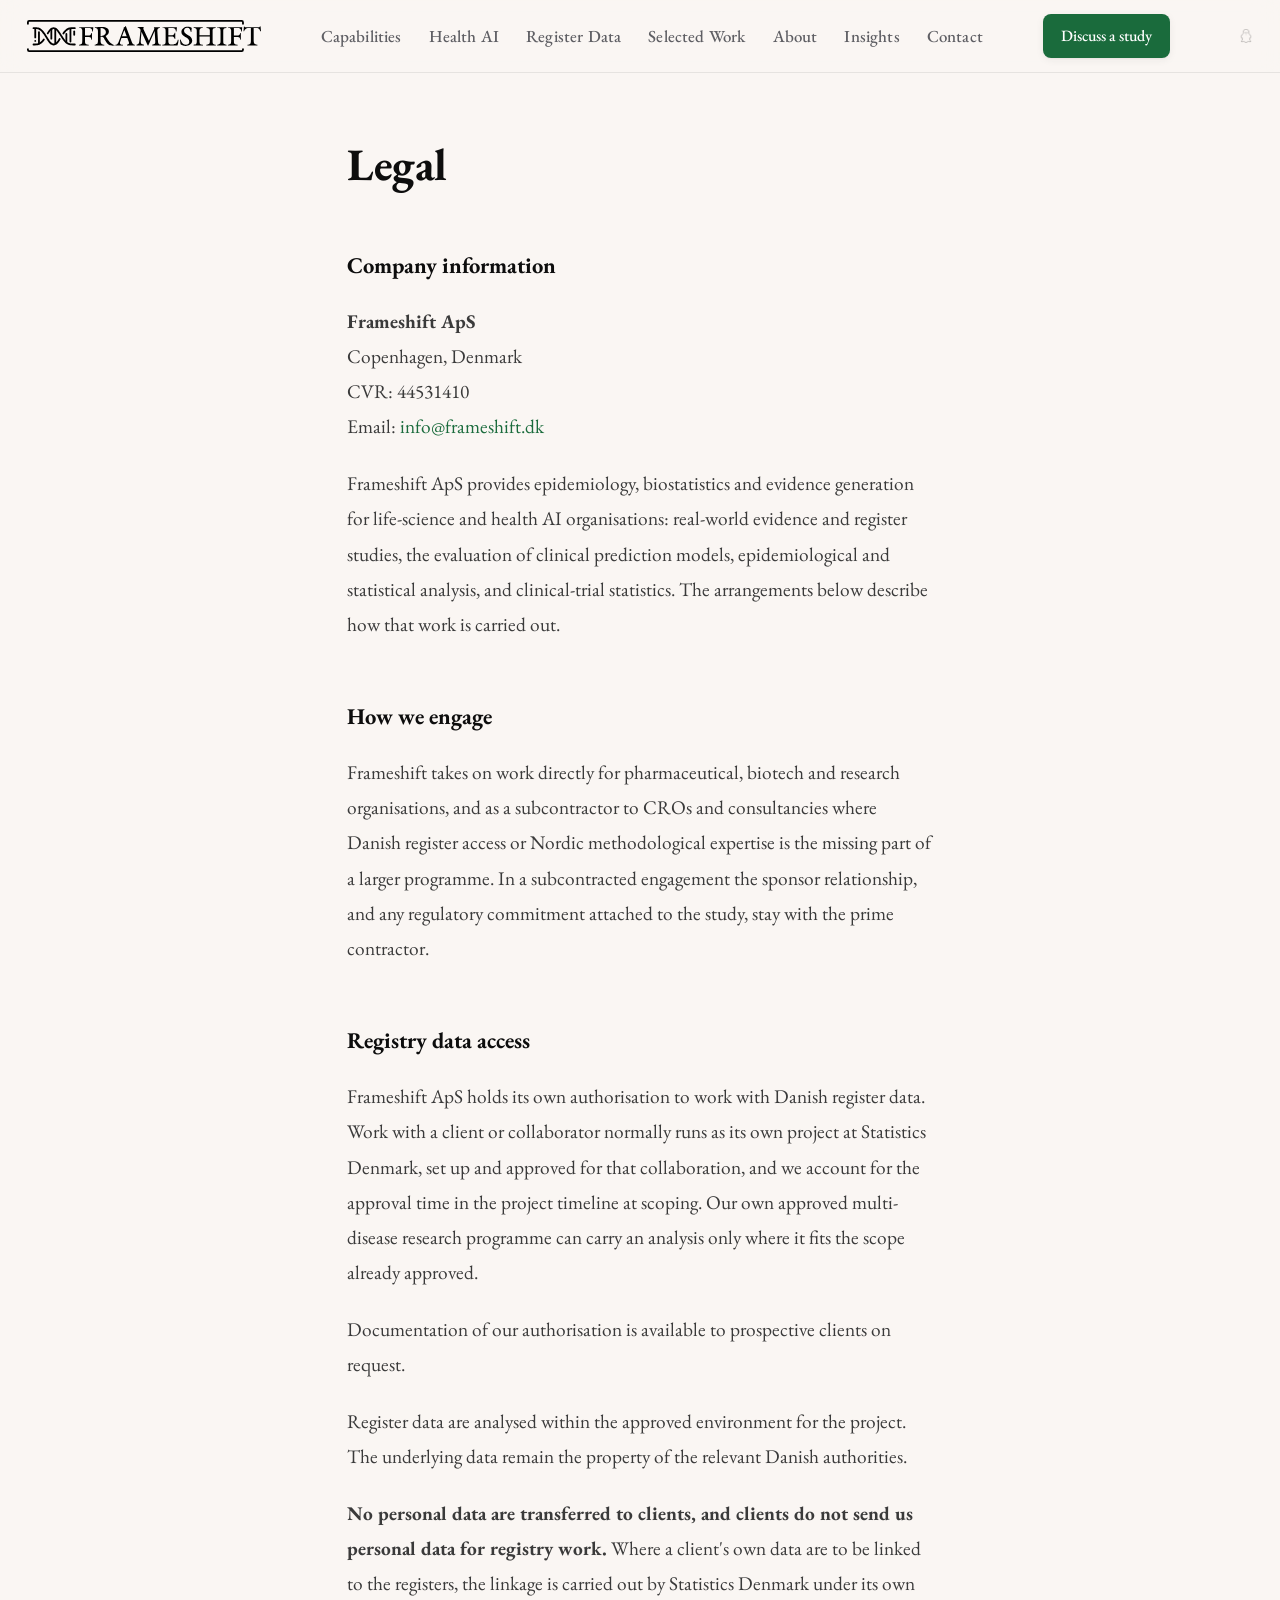
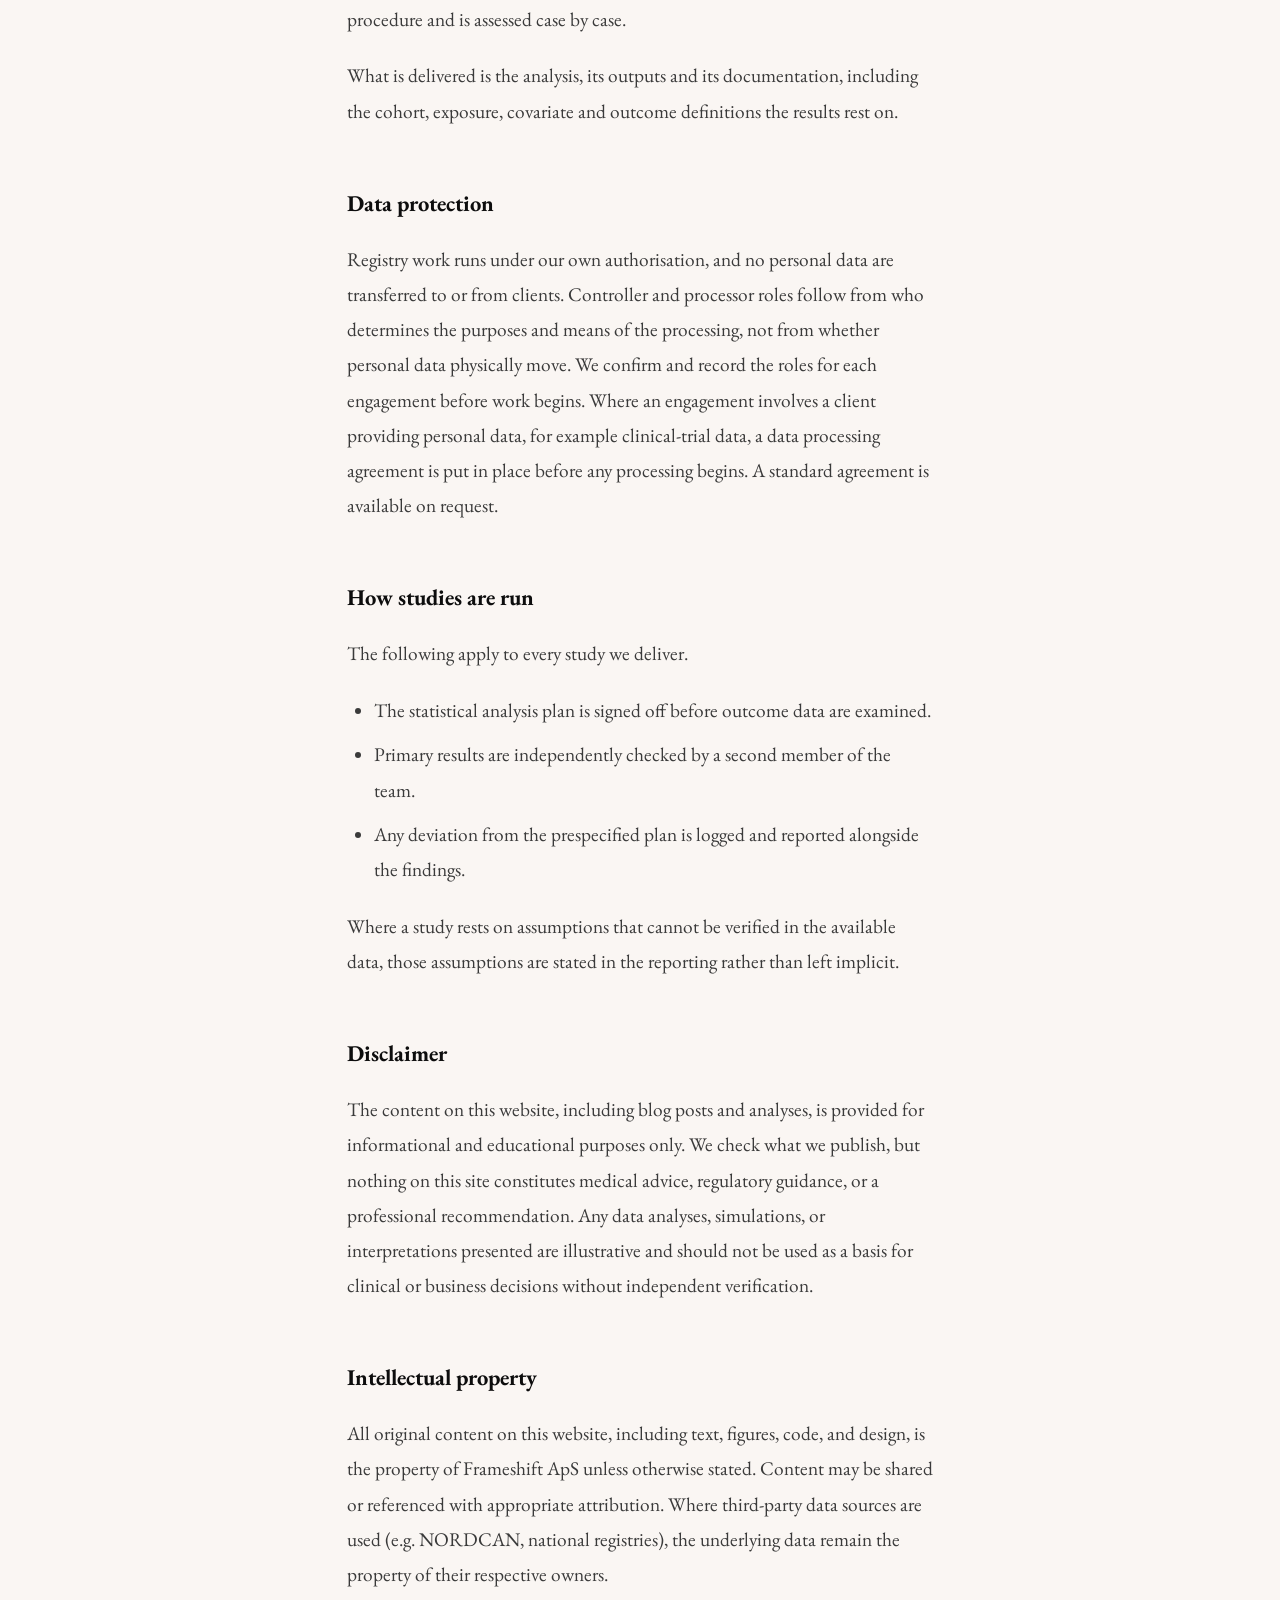
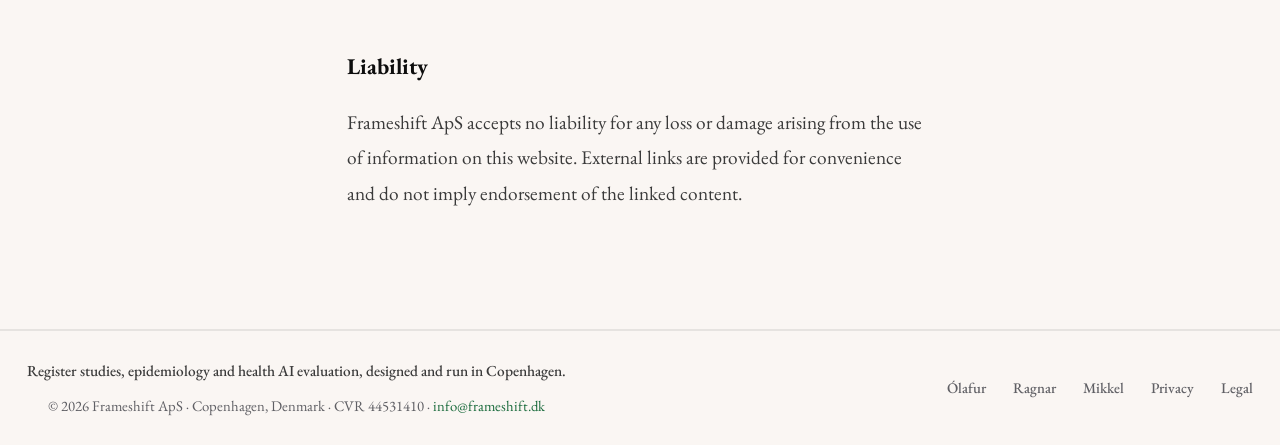
<file: legal.html>
<!DOCTYPE html>
<html lang="en">
<head>
  <meta charset="UTF-8">
  <meta name="viewport" content="width=device-width, initial-scale=1.0">
  <meta name="description" content="Legal information and company details for Frameshift, a biostatistics and evidence-generation consultancy in Copenhagen, Denmark.">
  <title>Legal | Frameshift</title>
  <link rel="canonical" href="https://frameshift.dk/legal.html">
  <link rel="stylesheet" href="styles.css">
  <link rel="icon" type="image/x-icon" href="favicon.ico">
  <link rel="icon" type="image/png" sizes="32x32" href="favicon-32.png">
  <link rel="apple-touch-icon" href="apple-touch-icon.png">
</head>
<body>
  <header class="site-header">
    <div class="container">
      <a href="index.html" class="site-logo">
        <img src="logo.svg" alt="Frameshift">
      </a>
      <button class="nav-toggle" aria-label="Toggle navigation" aria-expanded="false" aria-controls="site-nav">
        <span></span><span></span><span></span>
      </button>
      <nav class="site-nav" id="site-nav">
        <a href="index.html#services">Capabilities</a>
        <a href="health-ai/">Health AI</a>
        <a href="registry-data.html">Register Data</a>
        <a href="index.html#research">Selected Work</a>
        <a href="about.html">About</a>
        <a href="posts/">Insights</a>
        <a href="index.html#contact">Contact</a>
        <a class="nav-mobile-cta" href="index.html#contact">Discuss a study</a>
      </nav>
      <a href="index.html#contact" class="btn btn--primary nav-cta">Discuss a study</a>
      <button class="ghost-toggle" aria-label="Toggle dark mode" aria-pressed="false">
        <img src="ghost.webp" alt="">
      </button>
    </div>
  </header>

  <main class="section">
    <div class="container container--narrow">
      <h1 class="section-title">Legal</h1>

      <article class="post-body">
        <h2>Company information</h2>
        <p><strong>Frameshift ApS</strong><br>
        Copenhagen, Denmark<br>
        CVR: 44531410<br>
        Email: <a href="mailto:info@frameshift.dk">info@frameshift.dk</a></p>
        <p>Frameshift ApS provides epidemiology, biostatistics and evidence generation for life-science and health AI organisations: real-world evidence and register studies, the evaluation of clinical prediction models, epidemiological and statistical analysis, and clinical-trial statistics. The arrangements below describe how that work is carried out.</p>

        <h2>How we engage</h2>
        <p>Frameshift takes on work directly for pharmaceutical, biotech and research organisations, and as a subcontractor to CROs and consultancies where Danish register access or Nordic methodological expertise is the missing part of a larger programme. In a subcontracted engagement the sponsor relationship, and any regulatory commitment attached to the study, stay with the prime contractor.</p>

        <h2>Registry data access</h2>
        <p>Frameshift ApS holds its own authorisation to work with Danish register data. Work with a client or collaborator normally runs as its own project at Statistics Denmark, set up and approved for that collaboration, and we account for the approval time in the project timeline at scoping. Our own approved multi-disease research programme can carry an analysis only where it fits the scope already approved.</p>
        <p>Documentation of our authorisation is available to prospective clients on request.</p>
        <p>Register data are analysed within the approved environment for the project. The underlying data remain the property of the relevant Danish authorities.</p>
        <p><strong>No personal data are transferred to clients, and clients do not send us personal data for registry work.</strong> Where a client's own data are to be linked to the registers, the linkage is carried out by Statistics Denmark under its own procedure and is assessed case by case.</p>
        <p>What is delivered is the analysis, its outputs and its documentation, including the cohort, exposure, covariate and outcome definitions the results rest on.</p>

        <h2>Data protection</h2>
        <p>Registry work runs under our own authorisation, and no personal data are transferred to or from clients. Controller and processor roles follow from who determines the purposes and means of the processing, not from whether personal data physically move. We confirm and record the roles for each engagement before work begins. Where an engagement involves a client providing personal data, for example clinical-trial data, a data processing agreement is put in place before any processing begins. A standard agreement is available on request.</p>

        <h2>How studies are run</h2>
        <p>The following apply to every study we deliver.</p>
        <ul>
          <li>The statistical analysis plan is signed off before outcome data are examined.</li>
          <li>Primary results are independently checked by a second member of the team.</li>
          <li>Any deviation from the prespecified plan is logged and reported alongside the findings.</li>
        </ul>
        <p>Where a study rests on assumptions that cannot be verified in the available data, those assumptions are stated in the reporting rather than left implicit.</p>

        <h2>Disclaimer</h2>
        <p>The content on this website, including blog posts and analyses, is provided for informational and educational purposes only. We check what we publish, but nothing on this site constitutes medical advice, regulatory guidance, or a professional recommendation. Any data analyses, simulations, or interpretations presented are illustrative and should not be used as a basis for clinical or business decisions without independent verification.</p>

        <h2>Intellectual property</h2>
        <p>All original content on this website, including text, figures, code, and design, is the property of Frameshift ApS unless otherwise stated. Content may be shared or referenced with appropriate attribution. Where third-party data sources are used (e.g. NORDCAN, national registries), the underlying data remain the property of their respective owners.</p>

        <h2>Liability</h2>
        <p>Frameshift ApS accepts no liability for any loss or damage arising from the use of information on this website. External links are provided for convenience and do not imply endorsement of the linked content.</p>
      </article>
    </div>
  </main>

  <footer class="site-footer">
    <div class="container footer-inner">
      <div class="footer-left">
        <p class="footer-tagline">Register studies, epidemiology and health AI evaluation, designed and run in Copenhagen.</p>
        <p>&copy; 2026 Frameshift ApS &middot; Copenhagen, Denmark &middot; CVR 44531410 &middot; <a href="mailto:info@frameshift.dk">info@frameshift.dk</a></p>
      </div>
      <div class="footer-links">
        <a href="https://www.linkedin.com/in/olafurbirgir/" target="_blank" rel="noopener">&Oacute;lafur</a>
        <a href="https://www.linkedin.com/in/ragnarpk/" target="_blank" rel="noopener">Ragnar</a>
        <a href="https://www.linkedin.com/in/mikkel-werling-a200202ba/" target="_blank" rel="noopener">Mikkel</a>
        <a href="privacy.html">Privacy</a>
        <a href="legal.html">Legal</a>
      </div>
    </div>
  </footer>

  <script>
  (() => {
    const ghost = document.querySelector('.ghost-toggle');
    if (!ghost) return;
    const setDark = (on) => {
      document.body.classList.toggle('dark', on);
      ghost.setAttribute('aria-pressed', on ? 'true' : 'false');
    };
    let isDark = false;
    try { isDark = localStorage.getItem('dark') === '1'; } catch (e) { /* storage unavailable; default to light */ }
    setDark(isDark);
    ghost.addEventListener('click', () => {
      isDark = !isDark;
      setDark(isDark);
      try { localStorage.setItem('dark', isDark ? '1' : '0'); } catch (e) { /* not persisted */ }
    });
  })();
  (() => {
    const toggle = document.querySelector('.nav-toggle');
    const nav = document.querySelector('.site-nav');
    if (toggle && nav) {
      toggle.addEventListener('click', () => {
        const open = nav.classList.toggle('open');
        toggle.classList.toggle('active', open);
        toggle.setAttribute('aria-expanded', open ? 'true' : 'false');
      });
    }
  })();
  </script>
</body>
</html>
</file>
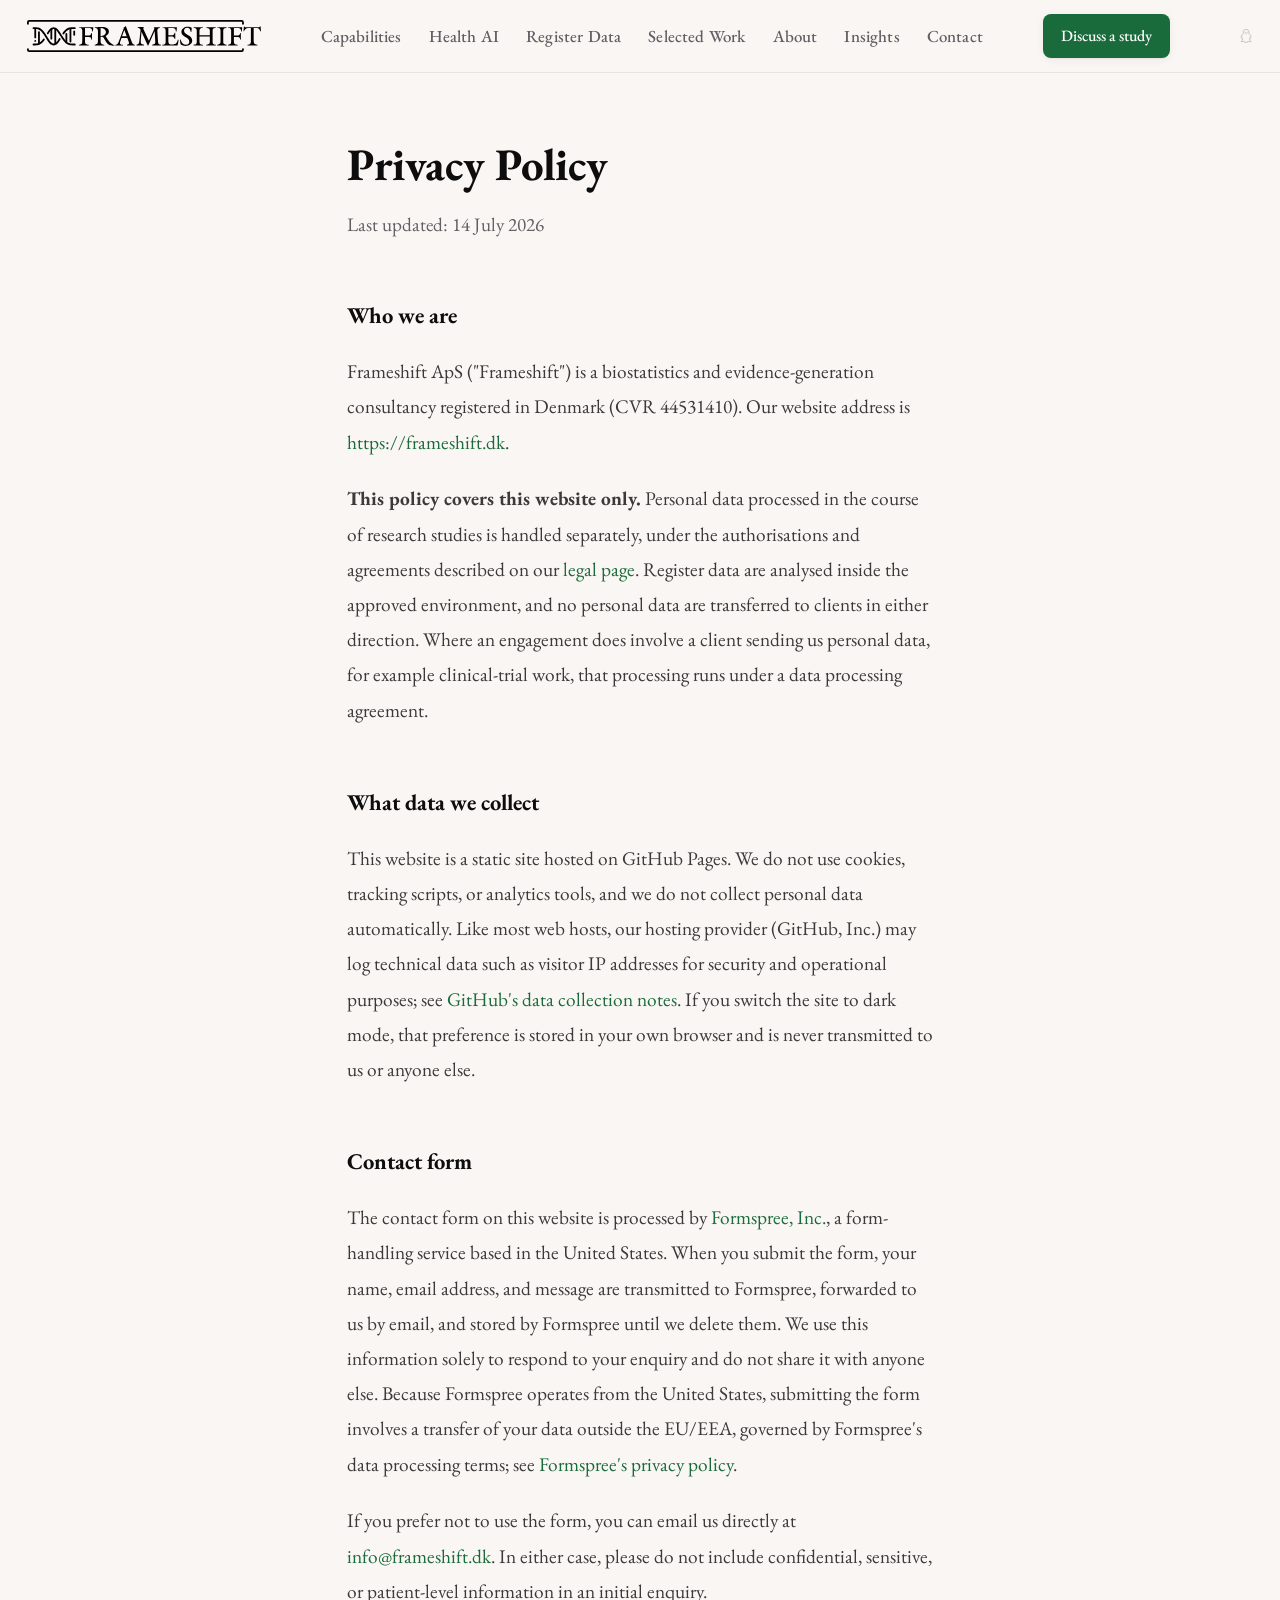
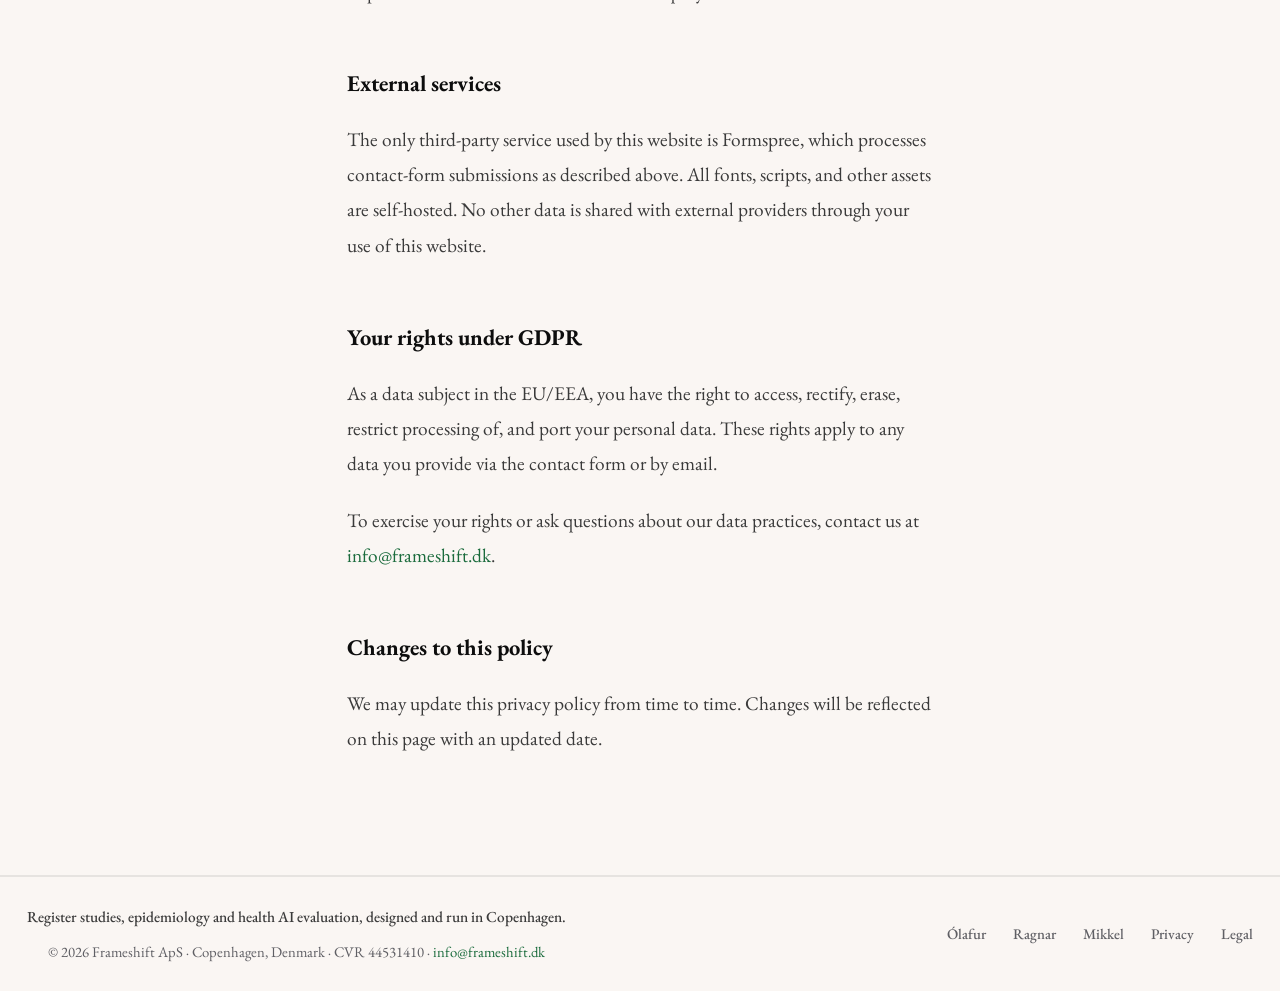
<file: privacy.html>
<!DOCTYPE html>
<html lang="en">
<head>
  <meta charset="UTF-8">
  <meta name="viewport" content="width=device-width, initial-scale=1.0">
  <meta name="description" content="Privacy policy for Frameshift, a biostatistics and evidence-generation consultancy in Copenhagen, Denmark.">
  <title>Privacy Policy | Frameshift</title>
  <link rel="canonical" href="https://frameshift.dk/privacy.html">
  <link rel="stylesheet" href="styles.css">
  <link rel="icon" type="image/x-icon" href="favicon.ico">
  <link rel="icon" type="image/png" sizes="32x32" href="favicon-32.png">
  <link rel="apple-touch-icon" href="apple-touch-icon.png">
</head>
<body>
  <header class="site-header">
    <div class="container">
      <a href="index.html" class="site-logo">
        <img src="logo.svg" alt="Frameshift">
      </a>
      <button class="nav-toggle" aria-label="Toggle navigation" aria-expanded="false" aria-controls="site-nav">
        <span></span><span></span><span></span>
      </button>
      <nav class="site-nav" id="site-nav">
        <a href="index.html#services">Capabilities</a>
        <a href="health-ai/">Health AI</a>
        <a href="registry-data.html">Register Data</a>
        <a href="index.html#research">Selected Work</a>
        <a href="about.html">About</a>
        <a href="posts/">Insights</a>
        <a href="index.html#contact">Contact</a>
        <a class="nav-mobile-cta" href="index.html#contact">Discuss a study</a>
      </nav>
      <a href="index.html#contact" class="btn btn--primary nav-cta">Discuss a study</a>
      <button class="ghost-toggle" aria-label="Toggle dark mode" aria-pressed="false">
        <img src="ghost.webp" alt="">
      </button>
    </div>
  </header>

  <main class="section">
    <div class="container container--narrow">
      <h1 class="section-title">Privacy Policy</h1>
      <p style="color: var(--muted); margin-bottom: 2rem;">Last updated: 14 July 2026</p>

      <article class="post-body">
        <h2>Who we are</h2>
        <p>Frameshift ApS ("Frameshift") is a biostatistics and evidence-generation consultancy registered in Denmark (CVR 44531410). Our website address is <a href="https://frameshift.dk">https://frameshift.dk</a>.</p>

        <p><strong>This policy covers this website only.</strong> Personal data processed in the course of research studies is handled separately, under the authorisations and agreements described on our <a href="legal.html">legal page</a>. Register data are analysed inside the approved environment, and no personal data are transferred to clients in either direction. Where an engagement does involve a client sending us personal data, for example clinical-trial work, that processing runs under a data processing agreement.</p>

        <h2>What data we collect</h2>
        <p>This website is a static site hosted on GitHub Pages. We do not use cookies, tracking scripts, or analytics tools, and we do not collect personal data automatically. Like most web hosts, our hosting provider (GitHub, Inc.) may log technical data such as visitor IP addresses for security and operational purposes; see <a href="https://docs.github.com/en/pages/getting-started-with-github-pages/what-is-github-pages#data-collection" target="_blank" rel="noopener">GitHub's data collection notes</a>. If you switch the site to dark mode, that preference is stored in your own browser and is never transmitted to us or anyone else.</p>

        <h2>Contact form</h2>
        <p>The contact form on this website is processed by <a href="https://formspree.io" target="_blank" rel="noopener">Formspree, Inc.</a>, a form-handling service based in the United States. When you submit the form, your name, email address, and message are transmitted to Formspree, forwarded to us by email, and stored by Formspree until we delete them. We use this information solely to respond to your enquiry and do not share it with anyone else. Because Formspree operates from the United States, submitting the form involves a transfer of your data outside the EU/EEA, governed by Formspree's data processing terms; see <a href="https://formspree.io/legal/privacy-policy/" target="_blank" rel="noopener">Formspree's privacy policy</a>.</p>
        <p>If you prefer not to use the form, you can email us directly at <a href="mailto:info@frameshift.dk">info@frameshift.dk</a>. In either case, please do not include confidential, sensitive, or patient-level information in an initial enquiry.</p>

        <h2>External services</h2>
        <p>The only third-party service used by this website is Formspree, which processes contact-form submissions as described above. All fonts, scripts, and other assets are self-hosted. No other data is shared with external providers through your use of this website.</p>

        <h2>Your rights under GDPR</h2>
        <p>As a data subject in the EU/EEA, you have the right to access, rectify, erase, restrict processing of, and port your personal data. These rights apply to any data you provide via the contact form or by email.</p>
        <p>To exercise your rights or ask questions about our data practices, contact us at <a href="mailto:info@frameshift.dk">info@frameshift.dk</a>.</p>

        <h2>Changes to this policy</h2>
        <p>We may update this privacy policy from time to time. Changes will be reflected on this page with an updated date.</p>
      </article>
    </div>
  </main>

  <footer class="site-footer">
    <div class="container footer-inner">
      <div class="footer-left">
        <p class="footer-tagline">Register studies, epidemiology and health AI evaluation, designed and run in Copenhagen.</p>
        <p>&copy; 2026 Frameshift ApS &middot; Copenhagen, Denmark &middot; CVR 44531410 &middot; <a href="mailto:info@frameshift.dk">info@frameshift.dk</a></p>
      </div>
      <div class="footer-links">
        <a href="https://www.linkedin.com/in/olafurbirgir/" target="_blank" rel="noopener">&Oacute;lafur</a>
        <a href="https://www.linkedin.com/in/ragnarpk/" target="_blank" rel="noopener">Ragnar</a>
        <a href="https://www.linkedin.com/in/mikkel-werling-a200202ba/" target="_blank" rel="noopener">Mikkel</a>
        <a href="privacy.html">Privacy</a>
        <a href="legal.html">Legal</a>
      </div>
    </div>
  </footer>

  <script>
  (() => {
    const ghost = document.querySelector('.ghost-toggle');
    if (!ghost) return;
    const setDark = (on) => {
      document.body.classList.toggle('dark', on);
      ghost.setAttribute('aria-pressed', on ? 'true' : 'false');
    };
    let isDark = false;
    try { isDark = localStorage.getItem('dark') === '1'; } catch (e) { /* storage unavailable; default to light */ }
    setDark(isDark);
    ghost.addEventListener('click', () => {
      isDark = !isDark;
      setDark(isDark);
      try { localStorage.setItem('dark', isDark ? '1' : '0'); } catch (e) { /* not persisted */ }
    });
  })();
  (() => {
    const toggle = document.querySelector('.nav-toggle');
    const nav = document.querySelector('.site-nav');
    if (toggle && nav) {
      toggle.addEventListener('click', () => {
        const open = nav.classList.toggle('open');
        toggle.classList.toggle('active', open);
        toggle.setAttribute('aria-expanded', open ? 'true' : 'false');
      });
    }
  })();
  </script>
</body>
</html>
</file>
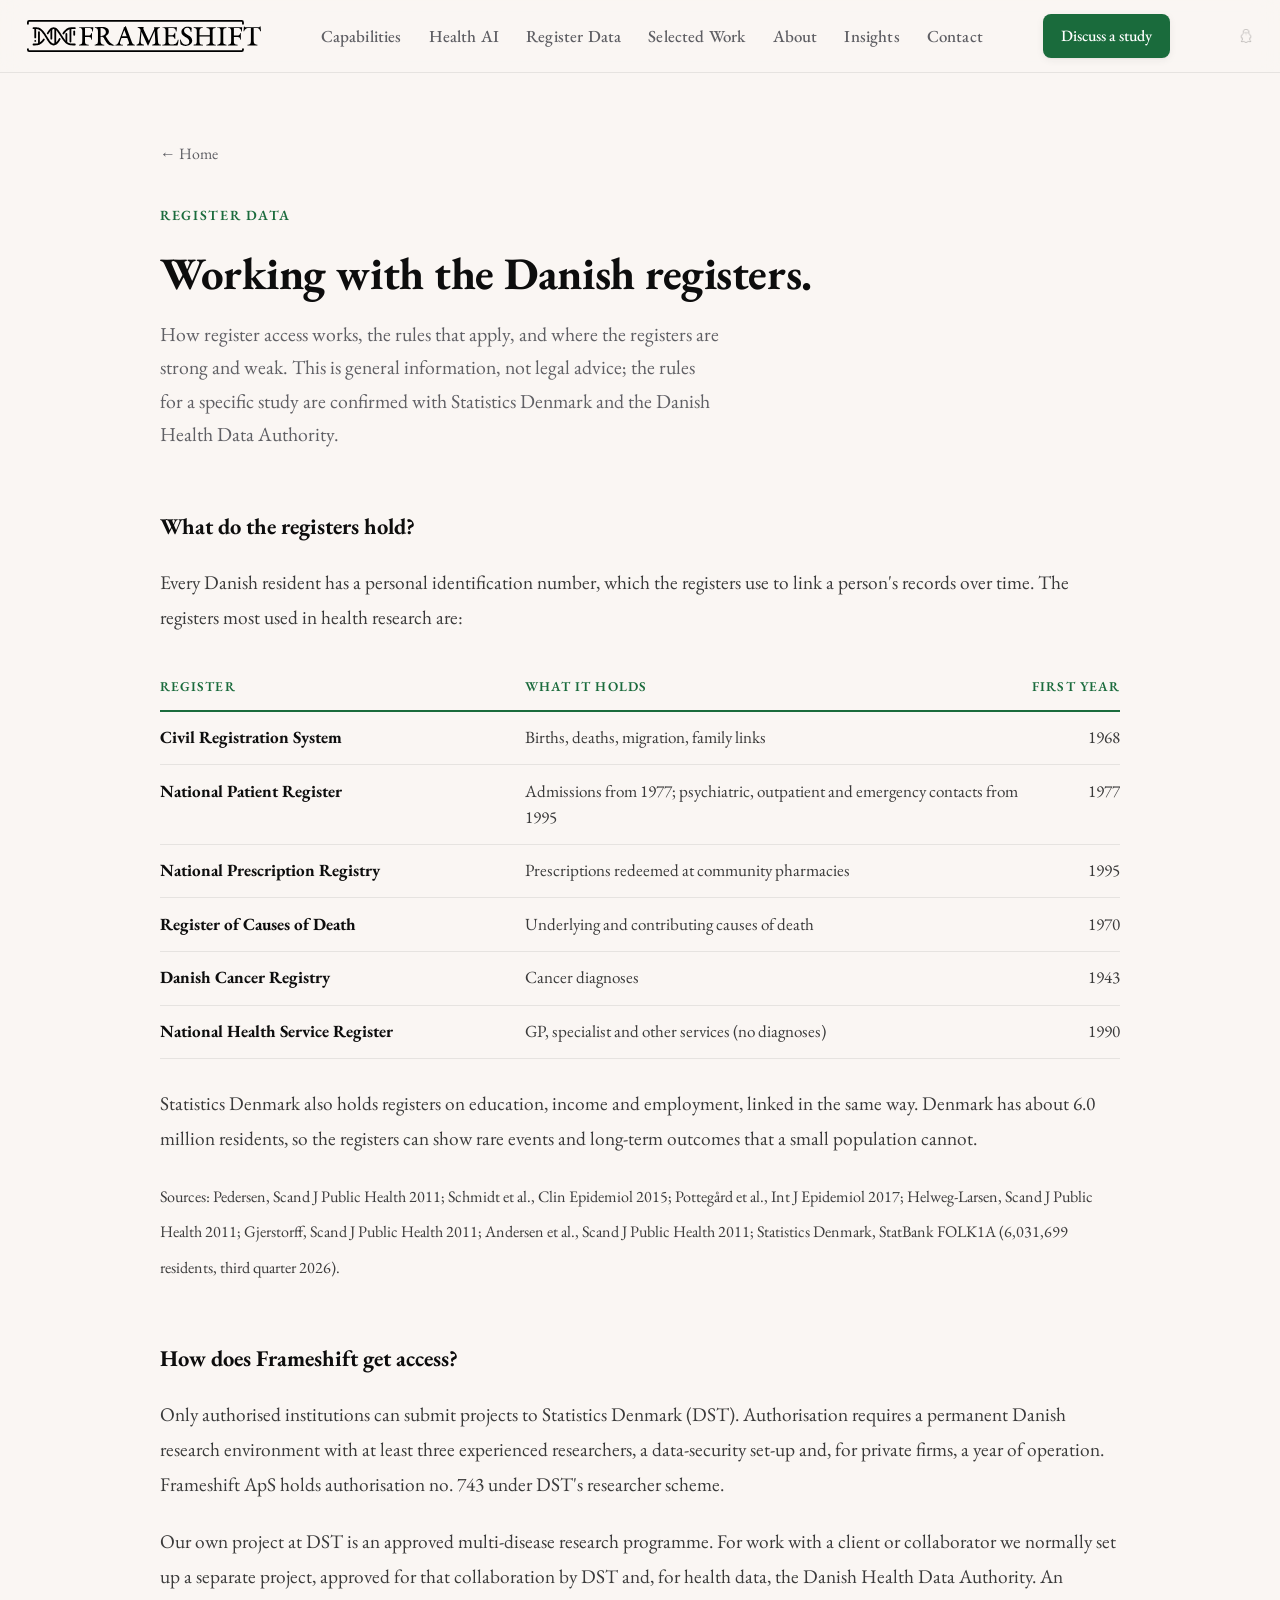
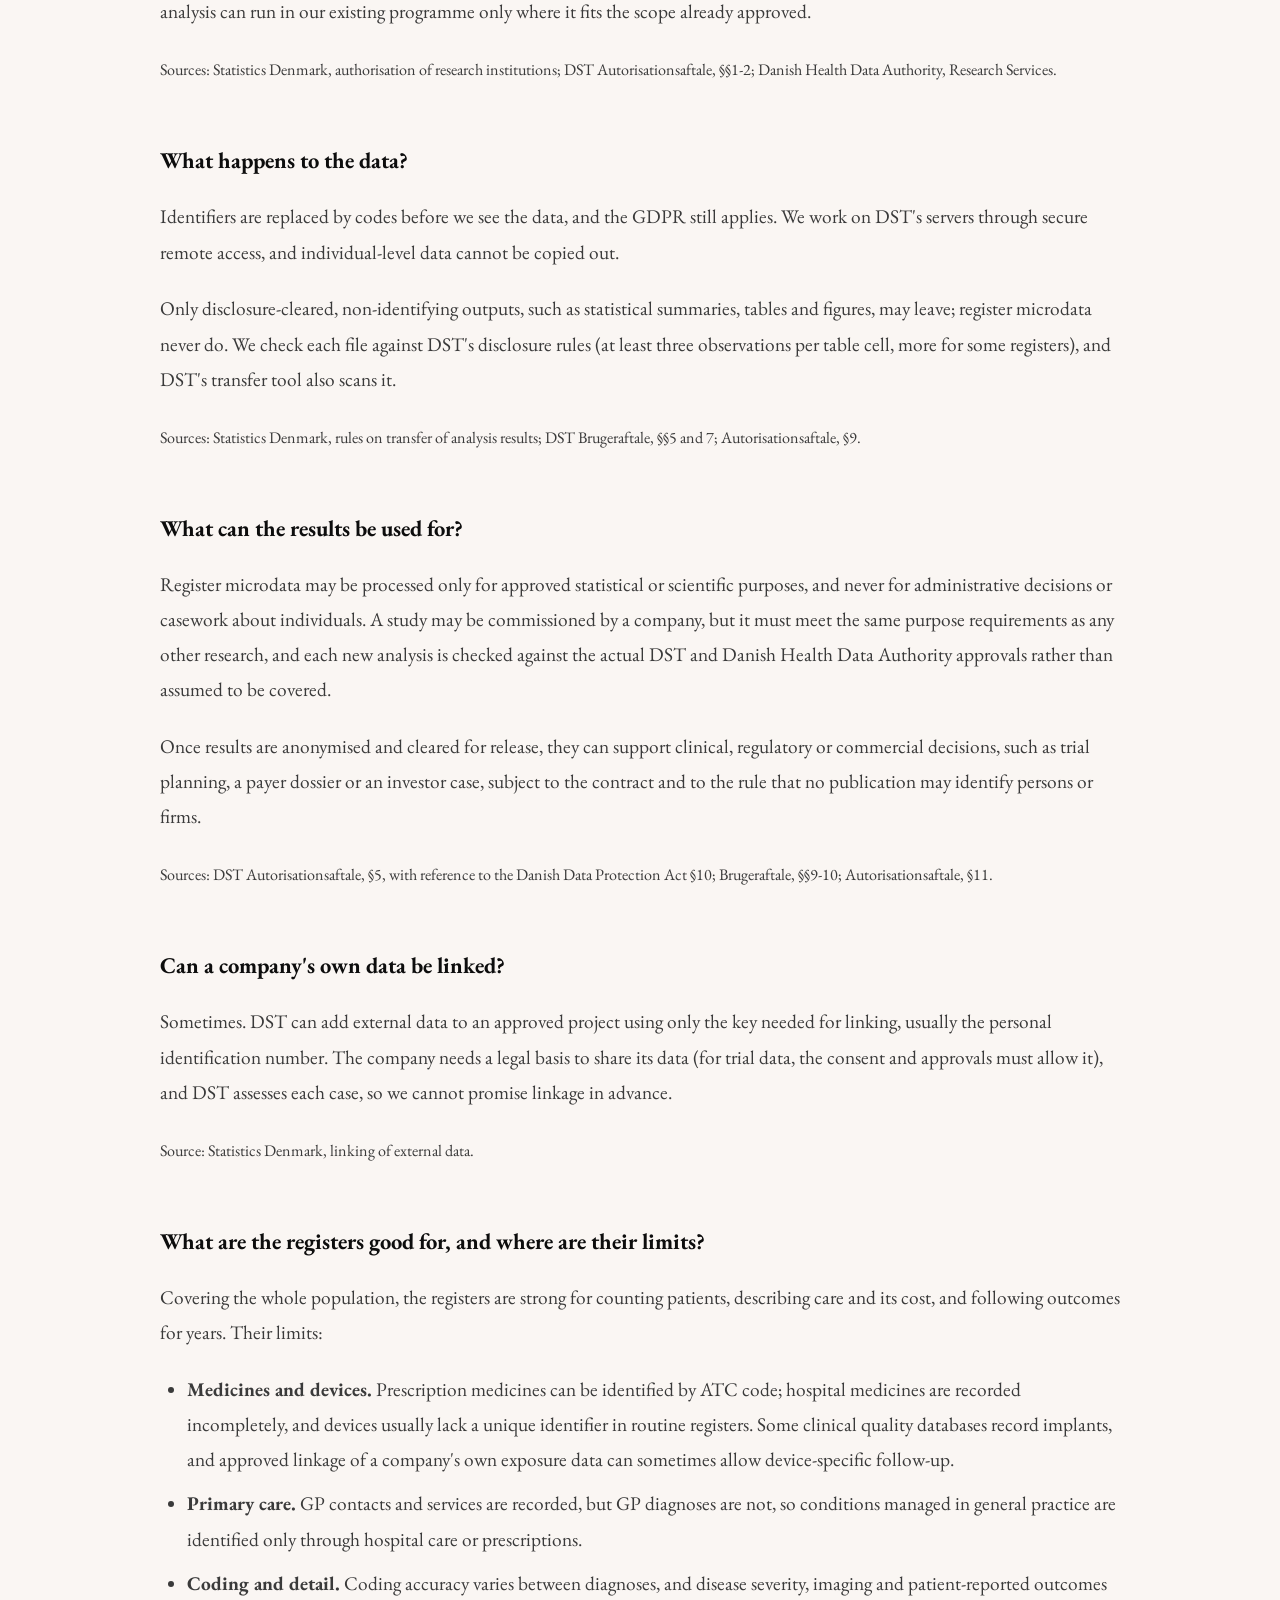
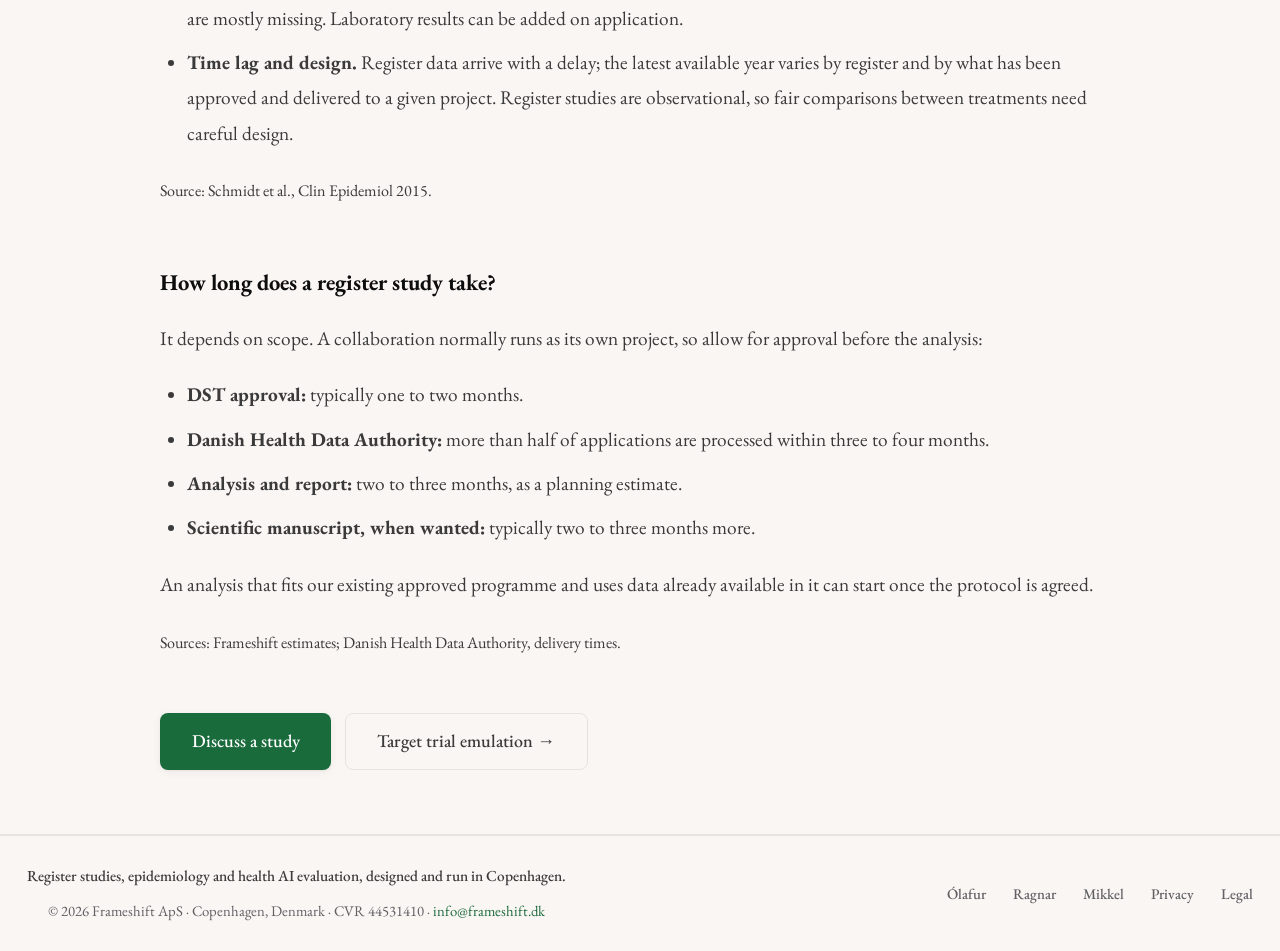
<file: registry-data.html>
<!DOCTYPE html>
<html lang="en">
<head>
  <meta charset="UTF-8">
  <meta name="viewport" content="width=device-width, initial-scale=1.0">
  <meta name="description" content="How Frameshift works with the Danish national registers: what they hold, how access through Statistics Denmark works, what happens to the data, and where the registers have limits.">
  <title>Danish Register Data | Frameshift</title>
  <link rel="canonical" href="https://frameshift.dk/registry-data.html">
  <link rel="stylesheet" href="styles.css">
  <link rel="icon" type="image/x-icon" href="favicon.ico">
  <link rel="icon" type="image/png" sizes="32x32" href="favicon-32.png">
  <link rel="apple-touch-icon" href="apple-touch-icon.png">
  <meta property="og:title" content="Danish Register Data | Frameshift">
  <meta property="og:description" content="What the Danish registers hold, how Frameshift accesses them through Statistics Denmark, and what the results can be used for.">
  <meta property="og:type" content="website">
  <meta property="og:url" content="https://frameshift.dk/registry-data.html">
  <meta property="og:image" content="https://frameshift.dk/share-1200x630.png">
  <meta property="og:image:width" content="1200">
  <meta property="og:image:height" content="630">
  <meta property="og:image:alt" content="Frameshift: real-world evidence for drug development and health AI.">
  <meta property="og:site_name" content="Frameshift">
  <meta property="og:locale" content="en_GB">
  <meta name="twitter:card" content="summary_large_image">
  <style>
    /* Page-local: the register table on this page only. */
    .reg-table-wrap { overflow-x: auto; margin: var(--space-6) 0; }
    .reg-table { width: 100%; border-collapse: collapse; font-size: 0.95rem; line-height: 1.5; }
    .reg-table th, .reg-table td { text-align: left; vertical-align: top; padding: var(--space-3) var(--space-3) var(--space-3) 0; border-bottom: 1px solid var(--border); }
    .reg-table thead th { font-size: 0.75rem; font-weight: 600; letter-spacing: 0.08em; text-transform: uppercase; color: var(--accent); border-bottom: 2px solid var(--accent); }
    .reg-table tbody th { font-weight: 700; color: var(--ink); width: 38%; }
    .reg-table td:last-child, .reg-table th:last-child { text-align: right; padding-right: 0; white-space: nowrap; }
  </style>
</head>
<body>
  <header class="site-header">
    <div class="container">
      <a href="index.html" class="site-logo">
        <img src="logo.svg" alt="Frameshift">
      </a>
      <button class="nav-toggle" aria-label="Toggle navigation" aria-expanded="false" aria-controls="site-nav">
        <span></span><span></span><span></span>
      </button>
      <nav class="site-nav" id="site-nav">
        <a href="index.html#services">Capabilities</a>
        <a href="health-ai/">Health AI</a>
        <a href="registry-data.html">Register Data</a>
        <a href="index.html#research">Selected Work</a>
        <a href="about.html">About</a>
        <a href="posts/">Insights</a>
        <a href="index.html#contact">Contact</a>
        <a class="nav-mobile-cta" href="index.html#contact">Discuss a study</a>
      </nav>
      <a href="index.html#contact" class="btn btn--primary nav-cta">Discuss a study</a>
      <button class="ghost-toggle" aria-label="Toggle dark mode" aria-pressed="false">
        <img src="ghost.webp" alt="">
      </button>
    </div>
  </header>

  <main class="section">
    <div class="container container--wide">
      <a href="index.html" class="back-link">&larr; Home</a>
      <p class="eyebrow">Register data</p>
      <h1 class="section-title">Working with the Danish registers.</h1>
      <p class="section-lead">How register access works, the rules that apply, and where the registers are strong and weak. This is general information, not legal advice; the rules for a specific study are confirmed with Statistics Denmark and the Danish Health Data Authority.</p>

      <div class="post-body">
        <h2>What do the registers hold?</h2>
        <p>Every Danish resident has a personal identification number, which the registers use to link a person's records over time. The registers most used in health research are:</p>
        <div class="reg-table-wrap">
          <table class="reg-table">
            <thead>
              <tr>
                <th scope="col">Register</th>
                <th scope="col">What it holds</th>
                <th scope="col">First year</th>
              </tr>
            </thead>
            <tbody>
              <tr><th scope="row">Civil Registration System</th><td>Births, deaths, migration, family links</td><td>1968</td></tr>
              <tr><th scope="row">National Patient Register</th><td>Admissions from 1977; psychiatric, outpatient and emergency contacts from 1995</td><td>1977</td></tr>
              <tr><th scope="row">National Prescription Registry</th><td>Prescriptions redeemed at community pharmacies</td><td>1995</td></tr>
              <tr><th scope="row">Register of Causes of Death</th><td>Underlying and contributing causes of death</td><td>1970</td></tr>
              <tr><th scope="row">Danish Cancer Registry</th><td>Cancer diagnoses</td><td>1943</td></tr>
              <tr><th scope="row">National Health Service Register</th><td>GP, specialist and other services (no diagnoses)</td><td>1990</td></tr>
            </tbody>
          </table>
        </div>
        <p>Statistics Denmark also holds registers on education, income and employment, linked in the same way. Denmark has about 6.0 million residents, so the registers can show rare events and long-term outcomes that a small population cannot.</p>
        <p><small>Sources: Pedersen, Scand J Public Health 2011; Schmidt et al., Clin Epidemiol 2015; Pottegård et al., Int J Epidemiol 2017; Helweg-Larsen, Scand J Public Health 2011; Gjerstorff, Scand J Public Health 2011; Andersen et al., Scand J Public Health 2011; Statistics Denmark, StatBank FOLK1A (6,031,699 residents, third quarter 2026).</small></p>

        <h2>How does Frameshift get access?</h2>
        <p>Only authorised institutions can submit projects to Statistics Denmark (DST). Authorisation requires a permanent Danish research environment with at least three experienced researchers, a data-security set-up and, for private firms, a year of operation. Frameshift ApS holds authorisation no. 743 under DST's researcher scheme.</p>
        <p>Our own project at DST is an approved multi-disease research programme. For work with a client or collaborator we normally set up a separate project, approved for that collaboration by DST and, for health data, the Danish Health Data Authority. An analysis can run in our existing programme only where it fits the scope already approved.</p>
        <p><small>Sources: Statistics Denmark, authorisation of research institutions; DST Autorisationsaftale, §§1-2; Danish Health Data Authority, Research Services.</small></p>

        <h2>What happens to the data?</h2>
        <p>Identifiers are replaced by codes before we see the data, and the GDPR still applies. We work on DST's servers through secure remote access, and individual-level data cannot be copied out.</p>
        <p>Only disclosure-cleared, non-identifying outputs, such as statistical summaries, tables and figures, may leave; register microdata never do. We check each file against DST's disclosure rules (at least three observations per table cell, more for some registers), and DST's transfer tool also scans it.</p>
        <p><small>Sources: Statistics Denmark, rules on transfer of analysis results; DST Brugeraftale, §§5 and 7; Autorisationsaftale, §9.</small></p>

        <h2>What can the results be used for?</h2>
        <p>Register microdata may be processed only for approved statistical or scientific purposes, and never for administrative decisions or casework about individuals. A study may be commissioned by a company, but it must meet the same purpose requirements as any other research, and each new analysis is checked against the actual DST and Danish Health Data Authority approvals rather than assumed to be covered.</p>
        <p>Once results are anonymised and cleared for release, they can support clinical, regulatory or commercial decisions, such as trial planning, a payer dossier or an investor case, subject to the contract and to the rule that no publication may identify persons or firms.</p>
        <p><small>Sources: DST Autorisationsaftale, §5, with reference to the Danish Data Protection Act §10; Brugeraftale, §§9-10; Autorisationsaftale, §11.</small></p>

        <h2>Can a company's own data be linked?</h2>
        <p>Sometimes. DST can add external data to an approved project using only the key needed for linking, usually the personal identification number. The company needs a legal basis to share its data (for trial data, the consent and approvals must allow it), and DST assesses each case, so we cannot promise linkage in advance.</p>
        <p><small>Source: Statistics Denmark, linking of external data.</small></p>

        <h2>What are the registers good for, and where are their limits?</h2>
        <p>Covering the whole population, the registers are strong for counting patients, describing care and its cost, and following outcomes for years. Their limits:</p>
        <ul>
          <li><strong>Medicines and devices.</strong> Prescription medicines can be identified by ATC code; hospital medicines are recorded incompletely, and devices usually lack a unique identifier in routine registers. Some clinical quality databases record implants, and approved linkage of a company's own exposure data can sometimes allow device-specific follow-up.</li>
          <li><strong>Primary care.</strong> GP contacts and services are recorded, but GP diagnoses are not, so conditions managed in general practice are identified only through hospital care or prescriptions.</li>
          <li><strong>Coding and detail.</strong> Coding accuracy varies between diagnoses, and disease severity, imaging and patient-reported outcomes are mostly missing. Laboratory results can be added on application.</li>
          <li><strong>Time lag and design.</strong> Register data arrive with a delay; the latest available year varies by register and by what has been approved and delivered to a given project. Register studies are observational, so fair comparisons between treatments need careful design.</li>
        </ul>
        <p><small>Source: Schmidt et al., Clin Epidemiol 2015.</small></p>

        <h2>How long does a register study take?</h2>
        <p>It depends on scope. A collaboration normally runs as its own project, so allow for approval before the analysis:</p>
        <ul>
          <li><strong>DST approval:</strong> typically one to two months.</li>
          <li><strong>Danish Health Data Authority:</strong> more than half of applications are processed within three to four months.</li>
          <li><strong>Analysis and report:</strong> two to three months, as a planning estimate.</li>
          <li><strong>Scientific manuscript, when wanted:</strong> typically two to three months more.</li>
        </ul>
        <p>An analysis that fits our existing approved programme and uses data already available in it can start once the protocol is agreed.</p>
        <p><small>Sources: Frameshift estimates; Danish Health Data Authority, delivery times.</small></p>
      </div>

      <div class="hero-actions">
        <a href="index.html#contact" class="btn btn--primary">Discuss a study</a>
        <a href="target-trial-emulation/" class="btn btn--ghost">Target trial emulation &rarr;</a>
      </div>
    </div>
  </main>

  <footer class="site-footer">
    <div class="container footer-inner">
      <div class="footer-left">
        <p class="footer-tagline">Register studies, epidemiology and health AI evaluation, designed and run in Copenhagen.</p>
        <p>&copy; 2026 Frameshift ApS &middot; Copenhagen, Denmark &middot; CVR 44531410 &middot; <a href="mailto:info@frameshift.dk">info@frameshift.dk</a></p>
      </div>
      <div class="footer-links">
        <a href="https://www.linkedin.com/in/olafurbirgir/" target="_blank" rel="noopener">&Oacute;lafur</a>
        <a href="https://www.linkedin.com/in/ragnarpk/" target="_blank" rel="noopener">Ragnar</a>
        <a href="https://www.linkedin.com/in/mikkel-werling-a200202ba/" target="_blank" rel="noopener">Mikkel</a>
        <a href="privacy.html">Privacy</a>
        <a href="legal.html">Legal</a>
      </div>
    </div>
  </footer>

  <script>
    /* Ghost dark-mode toggle */
    (() => {
      const ghost = document.querySelector('.ghost-toggle');
      if (!ghost) return;
    const setDark = (on) => {
          document.body.classList.toggle('dark', on);
          ghost.setAttribute('aria-pressed', on ? 'true' : 'false');
        };
        let isDark = false;
        try { isDark = localStorage.getItem('dark') === '1'; } catch (e) { /* storage unavailable; default to light */ }
        setDark(isDark);
        ghost.addEventListener('click', () => {
          isDark = !isDark;
          setDark(isDark);
          try { localStorage.setItem('dark', isDark ? '1' : '0'); } catch (e) { /* not persisted */ }
        });
    })();

    /* Hamburger toggle */
    (() => {
      const toggle = document.querySelector('.nav-toggle');
      const nav = document.querySelector('.site-nav');
      if (toggle && nav) {
        toggle.addEventListener('click', () => {
          const open = nav.classList.toggle('open');
          toggle.classList.toggle('active', open);
          toggle.setAttribute('aria-expanded', open ? 'true' : 'false');
        });
      }
    })();
  </script>
</body>
</html>
</file>
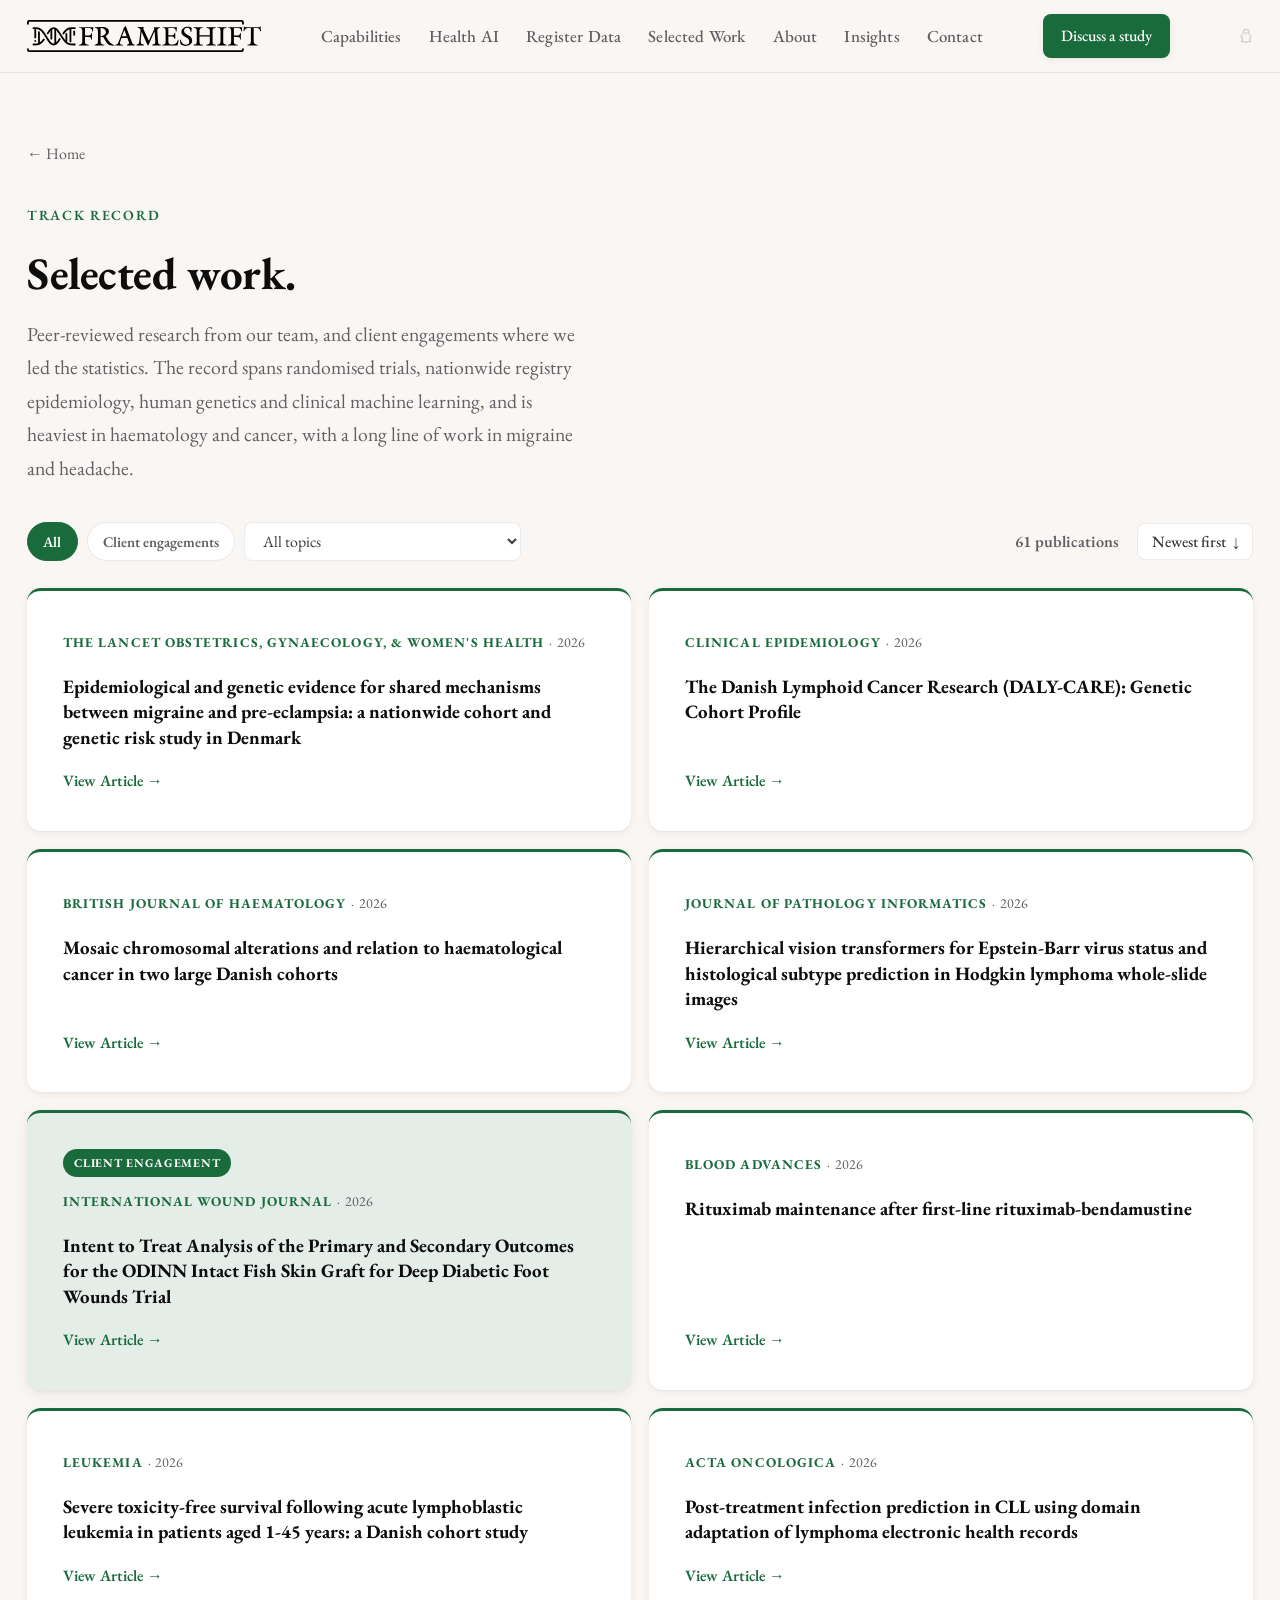
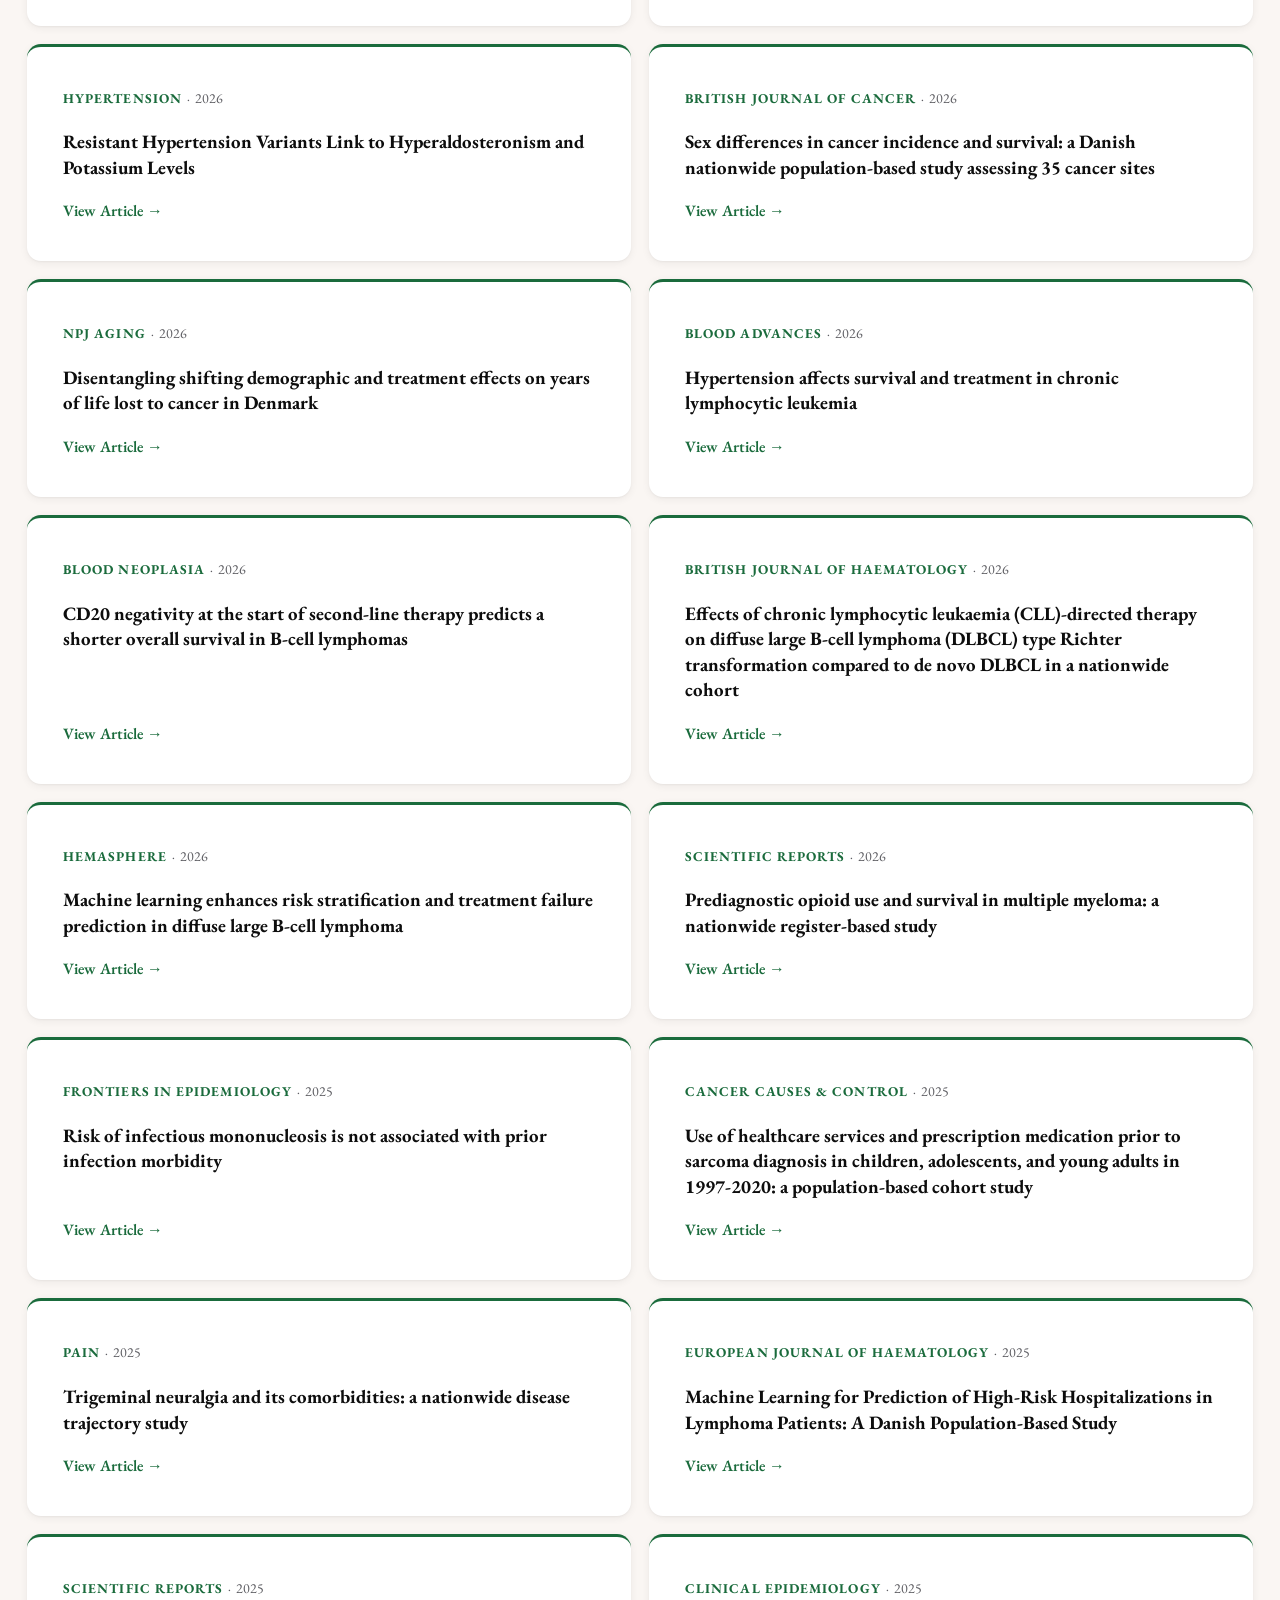
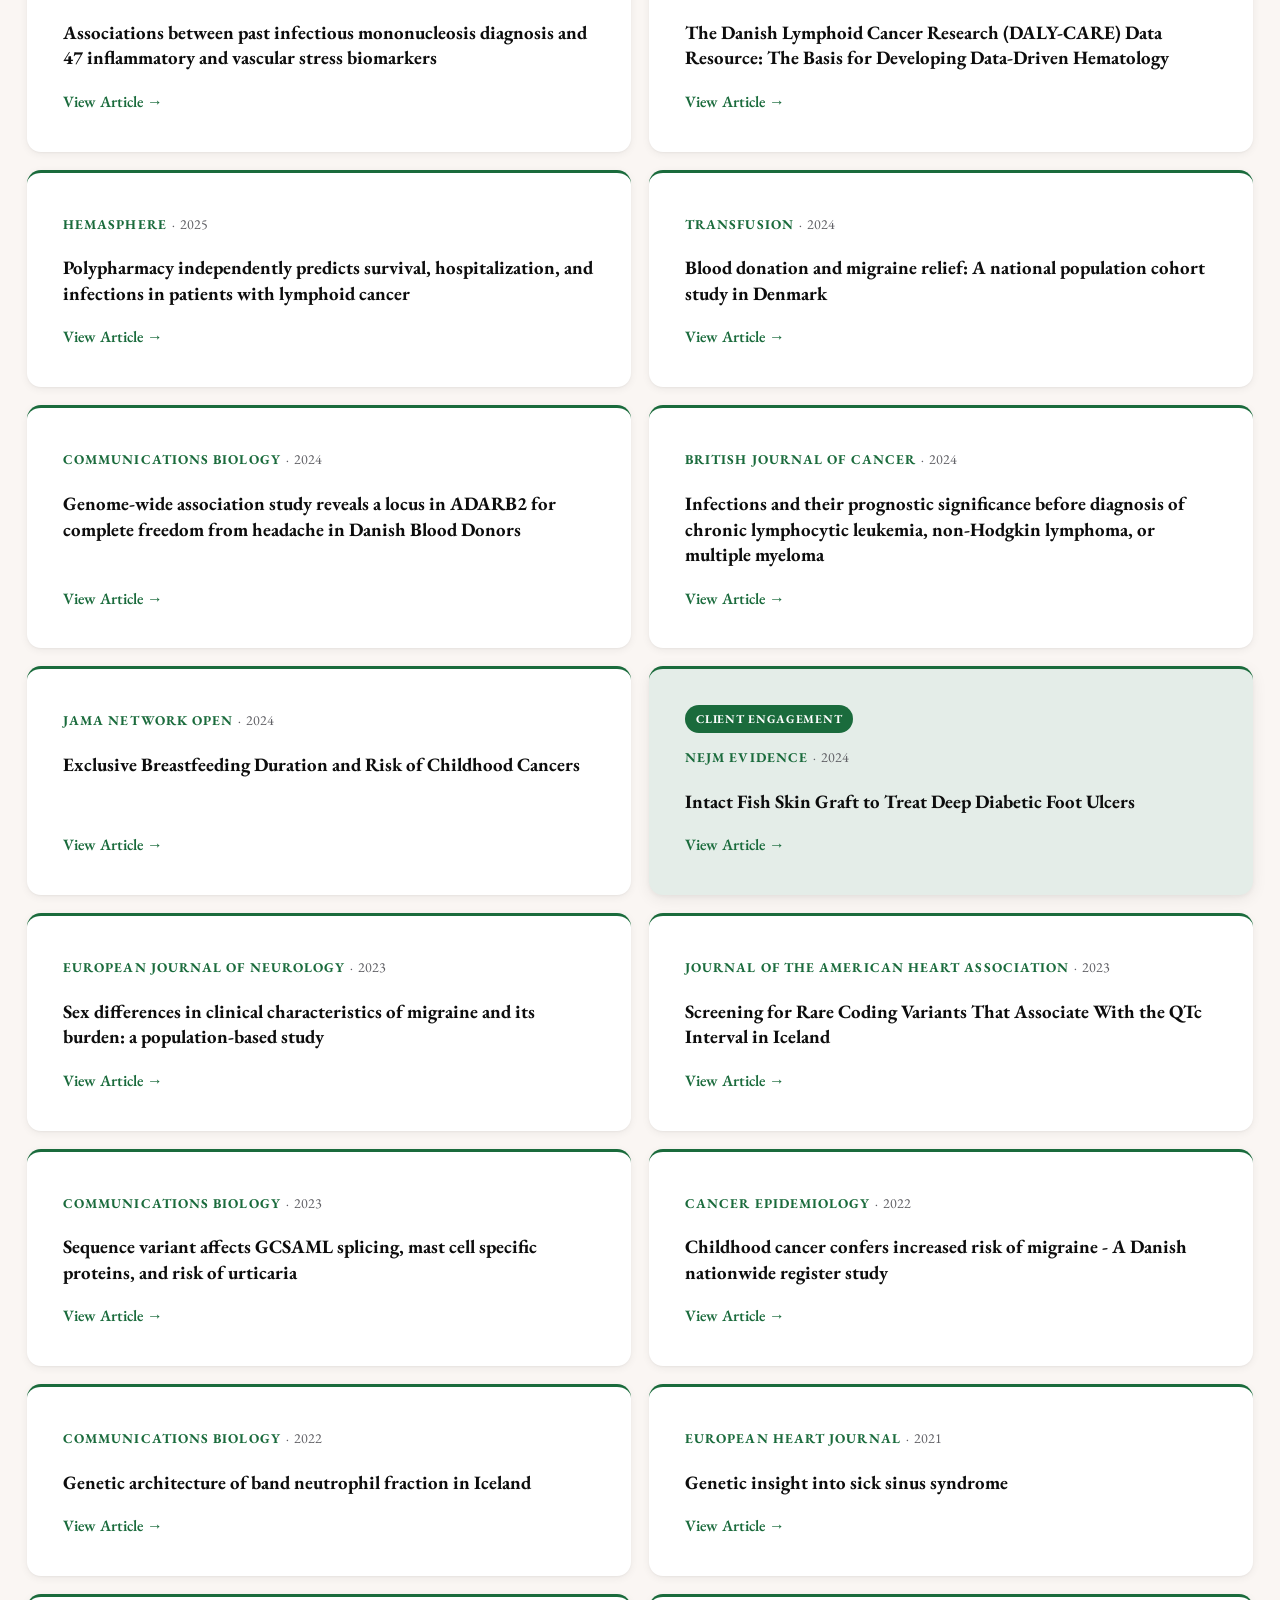
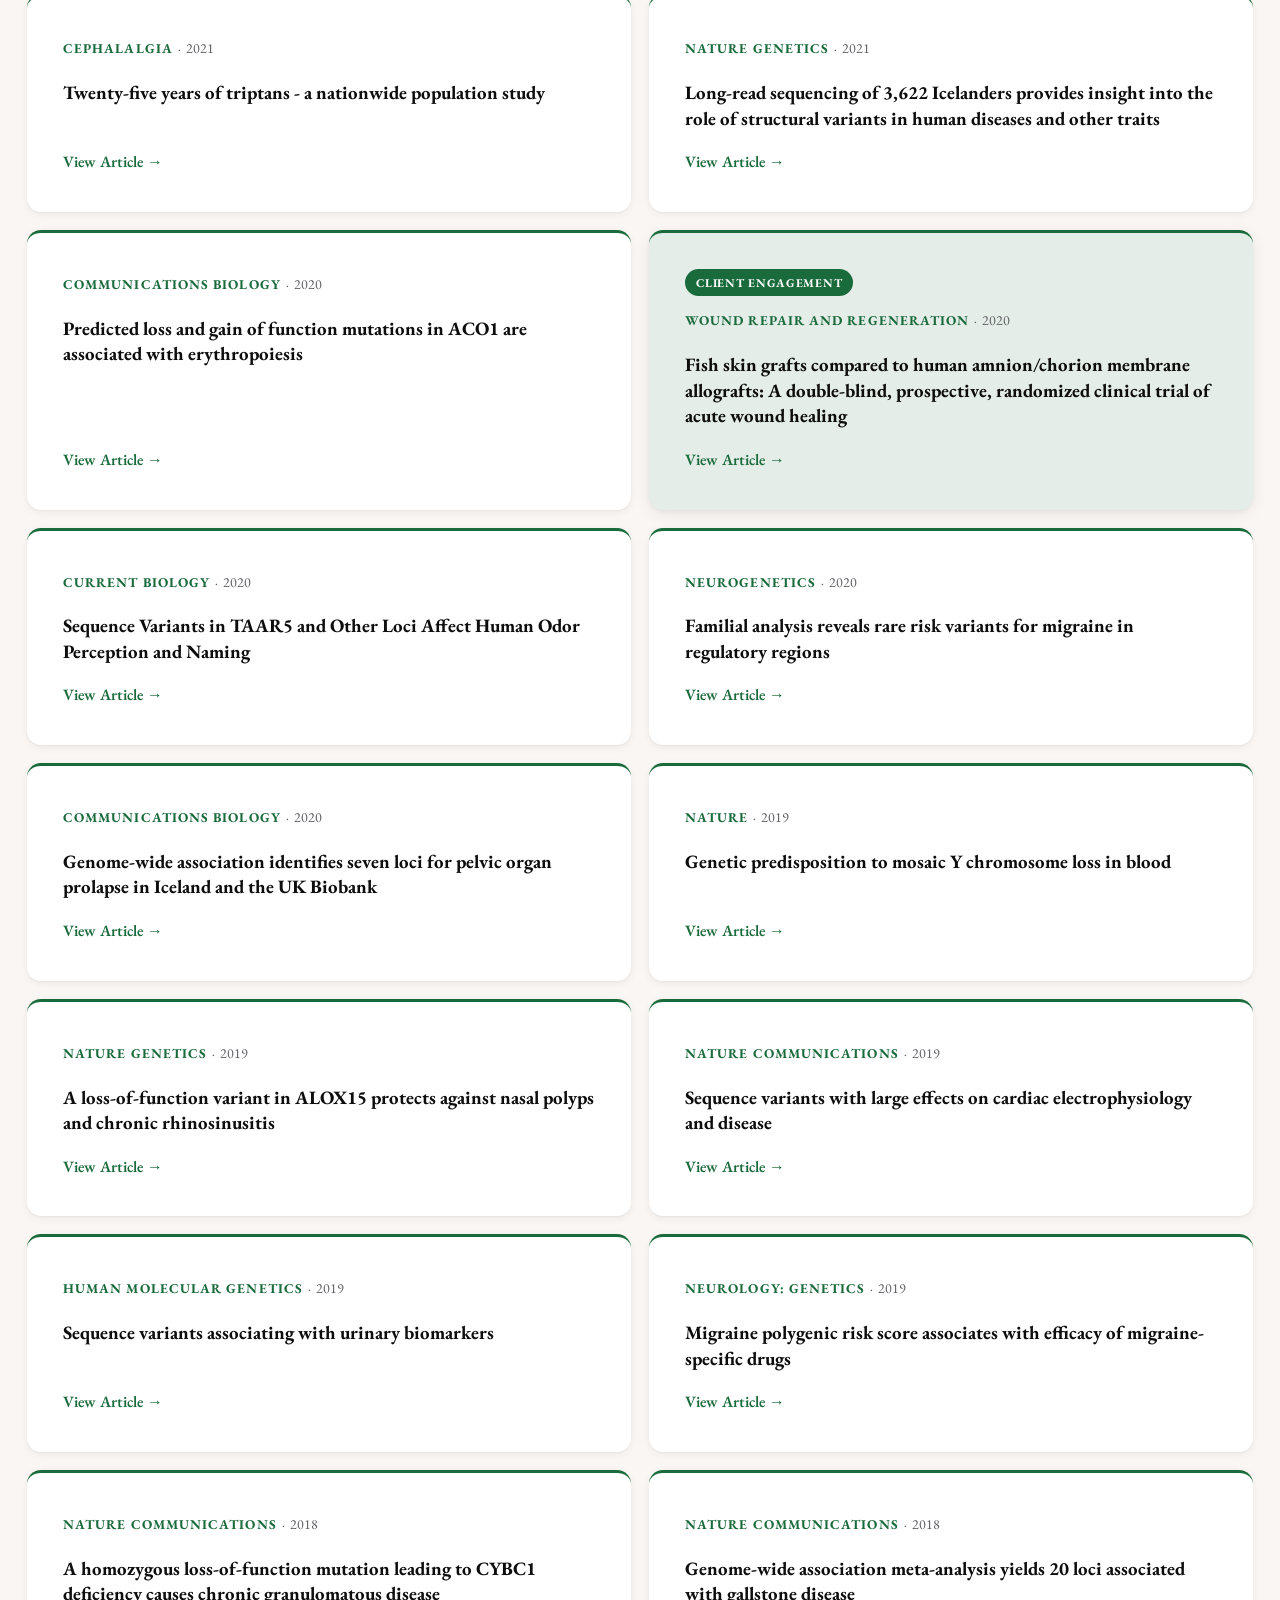
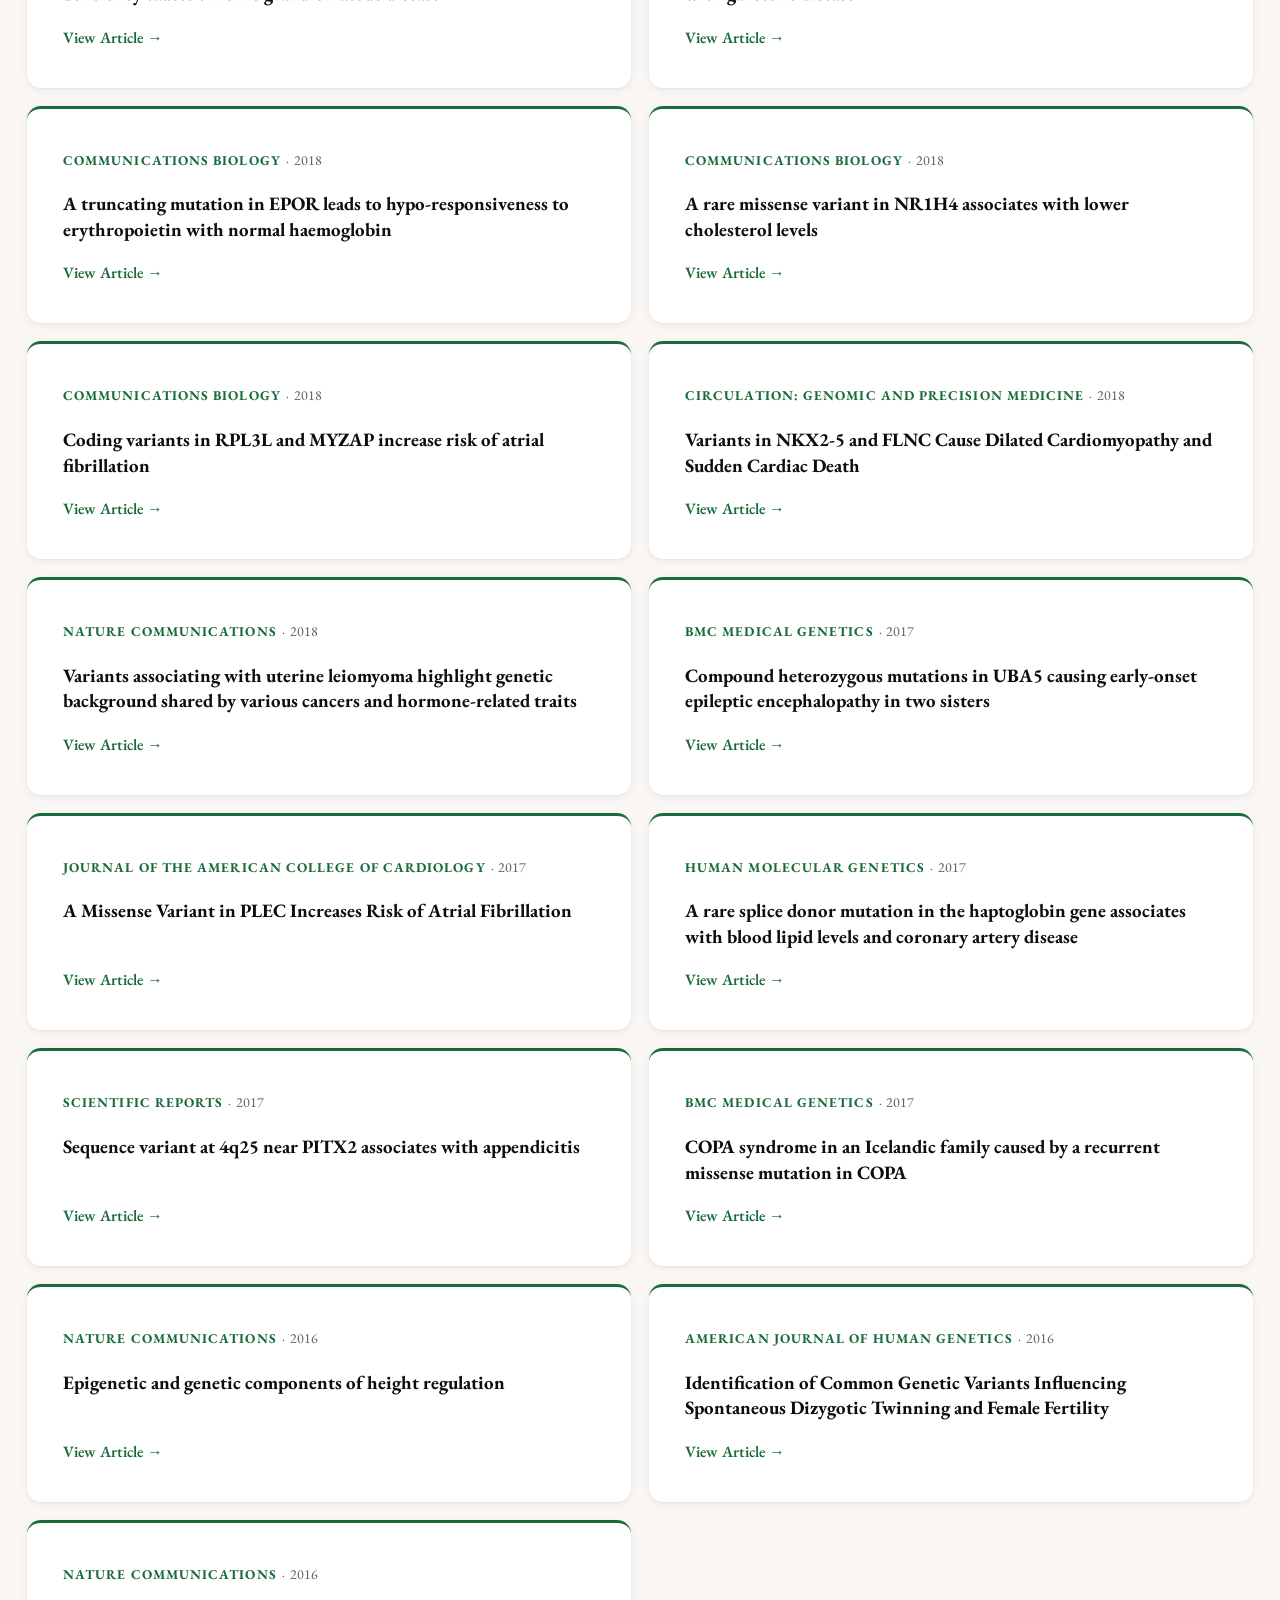
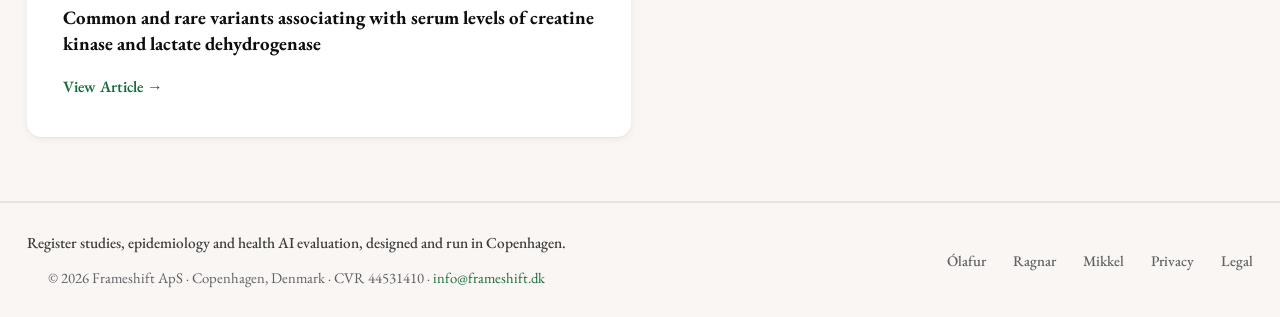
<file: selected-work.html>
<!DOCTYPE html>
<html lang="en">
<head>
  <meta charset="UTF-8">
  <meta name="viewport" content="width=device-width, initial-scale=1.0">
  <meta name="description" content="Peer-reviewed research from the Frameshift team: registry, epidemiology, clinical trial, genetics, and machine-learning research, and client engagements where Frameshift led the statistics.">
  <title>Selected Work | Frameshift</title>
  <link rel="canonical" href="https://frameshift.dk/selected-work.html">
  <link rel="stylesheet" href="styles.css">
  <link rel="icon" type="image/x-icon" href="favicon.ico">
  <link rel="icon" type="image/png" sizes="32x32" href="favicon-32.png">
  <link rel="apple-touch-icon" href="apple-touch-icon.png">
  <meta property="og:title" content="Selected Work | Frameshift">
  <meta property="og:description" content="Peer-reviewed research from the Frameshift team across randomised trials, registry epidemiology, genetics and machine learning, and client engagements where Frameshift led the statistics.">
  <meta property="og:type" content="website">
  <meta property="og:url" content="https://frameshift.dk/selected-work.html">
  <meta property="og:image" content="https://frameshift.dk/share-1200x630.png">
  <meta property="og:image:width" content="1200">
  <meta property="og:image:height" content="630">
  <meta property="og:image:alt" content="Frameshift: real-world evidence for drug development and health AI.">
  <meta property="og:site_name" content="Frameshift">
  <meta property="og:locale" content="en_GB">
  <meta name="twitter:card" content="summary_large_image">
</head>
<body>
  <header class="site-header">
    <div class="container">
      <a href="index.html" class="site-logo">
        <img src="logo.svg" alt="Frameshift">
      </a>
      <button class="nav-toggle" aria-label="Toggle navigation" aria-expanded="false" aria-controls="site-nav">
        <span></span><span></span><span></span>
      </button>
      <nav class="site-nav" id="site-nav">
        <a href="index.html#services">Capabilities</a>
        <a href="health-ai/">Health AI</a>
        <a href="registry-data.html">Register Data</a>
        <a href="index.html#research">Selected Work</a>
        <a href="about.html">About</a>
        <a href="posts/">Insights</a>
        <a href="index.html#contact">Contact</a>
        <a class="nav-mobile-cta" href="index.html#contact">Discuss a study</a>
      </nav>
      <a href="index.html#contact" class="btn btn--primary nav-cta">Discuss a study</a>
      <button class="ghost-toggle" aria-label="Toggle dark mode" aria-pressed="false">
        <img src="ghost.webp" alt="">
      </button>
    </div>
  </header>

  <main class="section">
    <div class="container">
      <a href="index.html#research" class="back-link">&larr; Home</a>
      <p class="eyebrow">Track record</p>
      <h1 class="section-title">Selected work.</h1>
      <p class="section-lead">Peer-reviewed research from our team, and client engagements where we led the statistics. The record spans randomised trials, nationwide registry epidemiology, human genetics and clinical machine learning, and is heaviest in haematology and cancer, with a long line of work in migraine and headache.</p>

      <div class="works-toolbar">
        <div class="works-filter" role="group" aria-label="Filter publications">
          <button class="works-filter-btn active" data-filter="all" aria-pressed="true">All</button>
          <button class="works-filter-btn" data-filter="engagement" aria-pressed="false">Client engagements</button>
          <select class="filter-select" id="topic-filter" aria-label="Filter by topic">
            <option value="">All topics</option>
            <option value="haematology">Haematology &amp; lymphoid cancer</option>
            <option value="genetics">Human genetics</option>
            <option value="neurology">Neurology &amp; headache</option>
            <option value="cardiometabolic">Cardiometabolic</option>
            <option value="oncology">Cancer, other</option>
            <option value="infection">Infection &amp; immunity</option>
          </select>
        </div>
        <div class="works-tools">
          <span class="works-count" id="works-count">61 publications</span>
          <button class="filter-sort-btn" id="sort-btn" data-dir="desc">
            Newest first <span class="sort-arrow">&darr;</span>
          </button>
        </div>
      </div>

      <div class="works-grid" id="works-grid">
        <a class="research-card" data-ta="genetics neurology" data-year="2026" href="https://doi.org/10.1016/S3050-5038(25)00114-1" target="_blank" rel="noopener">
          <div class="research-meta">
            <div class="research-venue"><span class="research-journal">The Lancet Obstetrics, Gynaecology, &amp; Women's Health</span><span class="research-year">2026</span></div>
          </div>
          <h2 class="research-title">Epidemiological and genetic evidence for shared mechanisms between migraine and pre-eclampsia: a nationwide cohort and genetic risk study in Denmark</h2>
          <span class="research-link">View Article &rarr;</span>
        </a>
        <a class="research-card" data-ta="genetics haematology" data-year="2026" href="https://doi.org/10.2147/CLEP.S607221" target="_blank" rel="noopener">
          <div class="research-meta">
            <div class="research-venue"><span class="research-journal">Clinical Epidemiology</span><span class="research-year">2026</span></div>
          </div>
          <h2 class="research-title">The Danish Lymphoid Cancer Research (DALY-CARE): Genetic Cohort Profile</h2>
          <span class="research-link">View Article &rarr;</span>
        </a>
        <a class="research-card" data-ta="genetics haematology" data-year="2026" href="https://doi.org/10.1111/bjh.70688" target="_blank" rel="noopener">
          <div class="research-meta">
            <div class="research-venue"><span class="research-journal">British Journal of Haematology</span><span class="research-year">2026</span></div>
          </div>
          <h2 class="research-title">Mosaic chromosomal alterations and relation to haematological cancer in two large Danish cohorts</h2>
          <span class="research-link">View Article &rarr;</span>
        </a>
        <a class="research-card" data-ta="haematology" data-year="2026" href="https://doi.org/10.1016/j.jpi.2026.100689" target="_blank" rel="noopener">
          <div class="research-meta">
            <div class="research-venue"><span class="research-journal">Journal of Pathology Informatics</span><span class="research-year">2026</span></div>
          </div>
          <h2 class="research-title">Hierarchical vision transformers for Epstein-Barr virus status and histological subtype prediction in Hodgkin lymphoma whole-slide images</h2>
          <span class="research-link">View Article &rarr;</span>
        </a>
        <a class="research-card research-card--engagement" data-ta="" data-year="2026" href="https://doi.org/10.1111/iwj.70847" target="_blank" rel="noopener">
          <div class="research-meta">
            <div class="research-venue"><span class="research-journal">International Wound Journal</span><span class="research-year">2026</span></div>
            <span class="research-role">Client engagement</span>
          </div>
          <h2 class="research-title">Intent to Treat Analysis of the Primary and Secondary Outcomes for the ODINN Intact Fish Skin Graft for Deep Diabetic Foot Wounds Trial</h2>
          <span class="research-link">View Article &rarr;</span>
        </a>
        <a class="research-card" data-ta="haematology" data-year="2026" href="https://doi.org/10.1182/bloodadvances.2026020521" target="_blank" rel="noopener">
          <div class="research-meta">
            <div class="research-venue"><span class="research-journal">Blood Advances</span><span class="research-year">2026</span></div>
          </div>
          <h2 class="research-title">Rituximab maintenance after first-line rituximab-bendamustine</h2>
          <span class="research-link">View Article &rarr;</span>
        </a>
        <a class="research-card" data-ta="haematology" data-year="2026" href="https://doi.org/10.1038/s41375-026-02873-x" target="_blank" rel="noopener">
          <div class="research-meta">
            <div class="research-venue"><span class="research-journal">Leukemia</span><span class="research-year">2026</span></div>
          </div>
          <h2 class="research-title">Severe toxicity-free survival following acute lymphoblastic leukemia in patients aged 1-45 years: a Danish cohort study</h2>
          <span class="research-link">View Article &rarr;</span>
        </a>
        <a class="research-card" data-ta="haematology infection" data-year="2026" href="https://doi.org/10.2340/1651-226X.2026.44569" target="_blank" rel="noopener">
          <div class="research-meta">
            <div class="research-venue"><span class="research-journal">Acta Oncologica</span><span class="research-year">2026</span></div>
          </div>
          <h2 class="research-title">Post-treatment infection prediction in CLL using domain adaptation of lymphoma electronic health records</h2>
          <span class="research-link">View Article &rarr;</span>
        </a>
        <a class="research-card" data-ta="cardiometabolic genetics" data-year="2026" href="https://doi.org/10.1161/HYPERTENSIONAHA.123.22301" target="_blank" rel="noopener">
          <div class="research-meta">
            <div class="research-venue"><span class="research-journal">Hypertension</span><span class="research-year">2026</span></div>
          </div>
          <h2 class="research-title">Resistant Hypertension Variants Link to Hyperaldosteronism and Potassium Levels</h2>
          <span class="research-link">View Article &rarr;</span>
        </a>
        <a class="research-card" data-ta="oncology" data-year="2026" href="https://doi.org/10.1038/s41416-026-03429-7" target="_blank" rel="noopener">
          <div class="research-meta">
            <div class="research-venue"><span class="research-journal">British Journal of Cancer</span><span class="research-year">2026</span></div>
          </div>
          <h2 class="research-title">Sex differences in cancer incidence and survival: a Danish nationwide population-based study assessing 35 cancer sites</h2>
          <span class="research-link">View Article &rarr;</span>
        </a>
        <a class="research-card" data-ta="oncology" data-year="2026" href="https://doi.org/10.1038/s41514-026-00420-7" target="_blank" rel="noopener">
          <div class="research-meta">
            <div class="research-venue"><span class="research-journal">npj Aging</span><span class="research-year">2026</span></div>
          </div>
          <h2 class="research-title">Disentangling shifting demographic and treatment effects on years of life lost to cancer in Denmark</h2>
          <span class="research-link">View Article &rarr;</span>
        </a>
        <a class="research-card" data-ta="cardiometabolic haematology" data-year="2026" href="https://doi.org/10.1182/bloodadvances.2025018771" target="_blank" rel="noopener">
          <div class="research-meta">
            <div class="research-venue"><span class="research-journal">Blood Advances</span><span class="research-year">2026</span></div>
          </div>
          <h2 class="research-title">Hypertension affects survival and treatment in chronic lymphocytic leukemia</h2>
          <span class="research-link">View Article &rarr;</span>
        </a>
        <a class="research-card" data-ta="haematology" data-year="2026" href="https://doi.org/10.1016/j.bneo.2026.100219" target="_blank" rel="noopener">
          <div class="research-meta">
            <div class="research-venue"><span class="research-journal">Blood Neoplasia</span><span class="research-year">2026</span></div>
          </div>
          <h2 class="research-title">CD20 negativity at the start of second-line therapy predicts a shorter overall survival in B-cell lymphomas</h2>
          <span class="research-link">View Article &rarr;</span>
        </a>
        <a class="research-card" data-ta="haematology" data-year="2026" href="https://doi.org/10.1111/bjh.70651" target="_blank" rel="noopener">
          <div class="research-meta">
            <div class="research-venue"><span class="research-journal">British Journal of Haematology</span><span class="research-year">2026</span></div>
          </div>
          <h2 class="research-title">Effects of chronic lymphocytic leukaemia (CLL)-directed therapy on diffuse large B-cell lymphoma (DLBCL) type Richter transformation compared to de novo DLBCL in a nationwide cohort</h2>
          <span class="research-link">View Article &rarr;</span>
        </a>
        <a class="research-card" data-ta="haematology" data-year="2026" href="https://doi.org/10.1002/hem3.70336" target="_blank" rel="noopener">
          <div class="research-meta">
            <div class="research-venue"><span class="research-journal">HemaSphere</span><span class="research-year">2026</span></div>
          </div>
          <h2 class="research-title">Machine learning enhances risk stratification and treatment failure prediction in diffuse large B-cell lymphoma</h2>
          <span class="research-link">View Article &rarr;</span>
        </a>
        <a class="research-card" data-ta="haematology" data-year="2026" href="https://doi.org/10.1038/s41598-026-59999-2" target="_blank" rel="noopener">
          <div class="research-meta">
            <div class="research-venue"><span class="research-journal">Scientific Reports</span><span class="research-year">2026</span></div>
          </div>
          <h2 class="research-title">Prediagnostic opioid use and survival in multiple myeloma: a nationwide register-based study</h2>
          <span class="research-link">View Article &rarr;</span>
        </a>
        <a class="research-card" data-ta="infection" data-year="2025" href="https://doi.org/10.3389/fepid.2025.1518559" target="_blank" rel="noopener">
          <div class="research-meta">
            <div class="research-venue"><span class="research-journal">Frontiers in Epidemiology</span><span class="research-year">2025</span></div>
          </div>
          <h2 class="research-title">Risk of infectious mononucleosis is not associated with prior infection morbidity</h2>
          <span class="research-link">View Article &rarr;</span>
        </a>
        <a class="research-card" data-ta="oncology" data-year="2025" href="https://doi.org/10.1007/s10552-025-02077-1" target="_blank" rel="noopener">
          <div class="research-meta">
            <div class="research-venue"><span class="research-journal">Cancer Causes & Control</span><span class="research-year">2025</span></div>
          </div>
          <h2 class="research-title">Use of healthcare services and prescription medication prior to sarcoma diagnosis in children, adolescents, and young adults in 1997-2020: a population-based cohort study</h2>
          <span class="research-link">View Article &rarr;</span>
        </a>
        <a class="research-card" data-ta="neurology" data-year="2025" href="https://doi.org/10.1097/j.pain.0000000000003428" target="_blank" rel="noopener">
          <div class="research-meta">
            <div class="research-venue"><span class="research-journal">Pain</span><span class="research-year">2025</span></div>
          </div>
          <h2 class="research-title">Trigeminal neuralgia and its comorbidities: a nationwide disease trajectory study</h2>
          <span class="research-link">View Article &rarr;</span>
        </a>
        <a class="research-card" data-ta="haematology" data-year="2025" href="https://doi.org/10.1111/ejh.70012" target="_blank" rel="noopener">
          <div class="research-meta">
            <div class="research-venue"><span class="research-journal">European Journal of Haematology</span><span class="research-year">2025</span></div>
          </div>
          <h2 class="research-title">Machine Learning for Prediction of High-Risk Hospitalizations in Lymphoma Patients: A Danish Population-Based Study</h2>
          <span class="research-link">View Article &rarr;</span>
        </a>
        <a class="research-card" data-ta="infection" data-year="2025" href="https://doi.org/10.1038/s41598-025-95276-4" target="_blank" rel="noopener">
          <div class="research-meta">
            <div class="research-venue"><span class="research-journal">Scientific Reports</span><span class="research-year">2025</span></div>
          </div>
          <h2 class="research-title">Associations between past infectious mononucleosis diagnosis and 47 inflammatory and vascular stress biomarkers</h2>
          <span class="research-link">View Article &rarr;</span>
        </a>
        <a class="research-card" data-ta="haematology" data-year="2025" href="https://doi.org/10.2147/CLEP.S479672" target="_blank" rel="noopener">
          <div class="research-meta">
            <div class="research-venue"><span class="research-journal">Clinical Epidemiology</span><span class="research-year">2025</span></div>
          </div>
          <h2 class="research-title">The Danish Lymphoid Cancer Research (DALY-CARE) Data Resource: The Basis for Developing Data-Driven Hematology</h2>
          <span class="research-link">View Article &rarr;</span>
        </a>
        <a class="research-card" data-ta="haematology infection" data-year="2025" href="https://doi.org/10.1002/hem3.70172" target="_blank" rel="noopener">
          <div class="research-meta">
            <div class="research-venue"><span class="research-journal">HemaSphere</span><span class="research-year">2025</span></div>
          </div>
          <h2 class="research-title">Polypharmacy independently predicts survival, hospitalization, and infections in patients with lymphoid cancer</h2>
          <span class="research-link">View Article &rarr;</span>
        </a>
        <a class="research-card" data-ta="neurology" data-year="2024" href="https://doi.org/10.1111/trf.17770" target="_blank" rel="noopener">
          <div class="research-meta">
            <div class="research-venue"><span class="research-journal">Transfusion</span><span class="research-year">2024</span></div>
          </div>
          <h2 class="research-title">Blood donation and migraine relief: A national population cohort study in Denmark</h2>
          <span class="research-link">View Article &rarr;</span>
        </a>
        <a class="research-card" data-ta="genetics neurology" data-year="2024" href="https://doi.org/10.1038/s42003-024-06299-y" target="_blank" rel="noopener">
          <div class="research-meta">
            <div class="research-venue"><span class="research-journal">Communications Biology</span><span class="research-year">2024</span></div>
          </div>
          <h2 class="research-title">Genome-wide association study reveals a locus in ADARB2 for complete freedom from headache in Danish Blood Donors</h2>
          <span class="research-link">View Article &rarr;</span>
        </a>
        <a class="research-card" data-ta="haematology infection" data-year="2024" href="https://doi.org/10.1038/s41416-024-02816-2" target="_blank" rel="noopener">
          <div class="research-meta">
            <div class="research-venue"><span class="research-journal">British Journal of Cancer</span><span class="research-year">2024</span></div>
          </div>
          <h2 class="research-title">Infections and their prognostic significance before diagnosis of chronic lymphocytic leukemia, non-Hodgkin lymphoma, or multiple myeloma</h2>
          <span class="research-link">View Article &rarr;</span>
        </a>
        <a class="research-card" data-ta="oncology" data-year="2024" href="https://doi.org/10.1001/jamanetworkopen.2024.3115" target="_blank" rel="noopener">
          <div class="research-meta">
            <div class="research-venue"><span class="research-journal">JAMA Network Open</span><span class="research-year">2024</span></div>
          </div>
          <h2 class="research-title">Exclusive Breastfeeding Duration and Risk of Childhood Cancers</h2>
          <span class="research-link">View Article &rarr;</span>
        </a>
        <a class="research-card research-card--engagement" data-ta="" data-year="2024" href="https://doi.org/10.1056/EVIDoa2400171" target="_blank" rel="noopener">
          <div class="research-meta">
            <div class="research-venue"><span class="research-journal">NEJM Evidence</span><span class="research-year">2024</span></div>
            <span class="research-role">Client engagement</span>
          </div>
          <h2 class="research-title">Intact Fish Skin Graft to Treat Deep Diabetic Foot Ulcers</h2>
          <span class="research-link">View Article &rarr;</span>
        </a>
        <a class="research-card" data-ta="neurology" data-year="2023" href="https://doi.org/10.1111/ene.15778" target="_blank" rel="noopener">
          <div class="research-meta">
            <div class="research-venue"><span class="research-journal">European Journal of Neurology</span><span class="research-year">2023</span></div>
          </div>
          <h2 class="research-title">Sex differences in clinical characteristics of migraine and its burden: a population-based study</h2>
          <span class="research-link">View Article &rarr;</span>
        </a>
        <a class="research-card" data-ta="cardiometabolic genetics" data-year="2023" href="https://doi.org/10.1161/JAHA.123.029845" target="_blank" rel="noopener">
          <div class="research-meta">
            <div class="research-venue"><span class="research-journal">Journal of the American Heart Association</span><span class="research-year">2023</span></div>
          </div>
          <h2 class="research-title">Screening for Rare Coding Variants That Associate With the QTc Interval in Iceland</h2>
          <span class="research-link">View Article &rarr;</span>
        </a>
        <a class="research-card" data-ta="genetics" data-year="2023" href="https://doi.org/10.1038/s42003-023-05079-4" target="_blank" rel="noopener">
          <div class="research-meta">
            <div class="research-venue"><span class="research-journal">Communications Biology</span><span class="research-year">2023</span></div>
          </div>
          <h2 class="research-title">Sequence variant affects GCSAML splicing, mast cell specific proteins, and risk of urticaria</h2>
          <span class="research-link">View Article &rarr;</span>
        </a>
        <a class="research-card" data-ta="neurology oncology" data-year="2022" href="https://doi.org/10.1016/j.canep.2022.102278" target="_blank" rel="noopener">
          <div class="research-meta">
            <div class="research-venue"><span class="research-journal">Cancer Epidemiology</span><span class="research-year">2022</span></div>
          </div>
          <h2 class="research-title">Childhood cancer confers increased risk of migraine - A Danish nationwide register study</h2>
          <span class="research-link">View Article &rarr;</span>
        </a>
        <a class="research-card" data-ta="genetics" data-year="2022" href="https://doi.org/10.1038/s42003-022-03462-1" target="_blank" rel="noopener">
          <div class="research-meta">
            <div class="research-venue"><span class="research-journal">Communications Biology</span><span class="research-year">2022</span></div>
          </div>
          <h2 class="research-title">Genetic architecture of band neutrophil fraction in Iceland</h2>
          <span class="research-link">View Article &rarr;</span>
        </a>
        <a class="research-card" data-ta="cardiometabolic genetics" data-year="2021" href="https://doi.org/10.1093/eurheartj/ehaa1108" target="_blank" rel="noopener">
          <div class="research-meta">
            <div class="research-venue"><span class="research-journal">European Heart Journal</span><span class="research-year">2021</span></div>
          </div>
          <h2 class="research-title">Genetic insight into sick sinus syndrome</h2>
          <span class="research-link">View Article &rarr;</span>
        </a>
        <a class="research-card" data-ta="neurology" data-year="2021" href="https://doi.org/10.1177/0333102421991809" target="_blank" rel="noopener">
          <div class="research-meta">
            <div class="research-venue"><span class="research-journal">Cephalalgia</span><span class="research-year">2021</span></div>
          </div>
          <h2 class="research-title">Twenty-five years of triptans - a nationwide population study</h2>
          <span class="research-link">View Article &rarr;</span>
        </a>
        <a class="research-card" data-ta="genetics" data-year="2021" href="https://doi.org/10.1038/s41588-021-00865-4" target="_blank" rel="noopener">
          <div class="research-meta">
            <div class="research-venue"><span class="research-journal">Nature Genetics</span><span class="research-year">2021</span></div>
          </div>
          <h2 class="research-title">Long-read sequencing of 3,622 Icelanders provides insight into the role of structural variants in human diseases and other traits</h2>
          <span class="research-link">View Article &rarr;</span>
        </a>
        <a class="research-card" data-ta="genetics" data-year="2020" href="https://doi.org/10.1038/s42003-020-0921-5" target="_blank" rel="noopener">
          <div class="research-meta">
            <div class="research-venue"><span class="research-journal">Communications Biology</span><span class="research-year">2020</span></div>
          </div>
          <h2 class="research-title">Predicted loss and gain of function mutations in ACO1 are associated with erythropoiesis</h2>
          <span class="research-link">View Article &rarr;</span>
        </a>
        <a class="research-card research-card--engagement" data-ta="" data-year="2020" href="https://doi.org/10.1111/wrr.12761" target="_blank" rel="noopener">
          <div class="research-meta">
            <div class="research-venue"><span class="research-journal">Wound Repair And Regeneration</span><span class="research-year">2020</span></div>
            <span class="research-role">Client engagement</span>
          </div>
          <h2 class="research-title">Fish skin grafts compared to human amnion/chorion membrane allografts: A double-blind, prospective, randomized clinical trial of acute wound healing</h2>
          <span class="research-link">View Article &rarr;</span>
        </a>
        <a class="research-card" data-ta="genetics" data-year="2020" href="https://doi.org/10.1016/j.cub.2020.09.012" target="_blank" rel="noopener">
          <div class="research-meta">
            <div class="research-venue"><span class="research-journal">Current Biology</span><span class="research-year">2020</span></div>
          </div>
          <h2 class="research-title">Sequence Variants in TAAR5 and Other Loci Affect Human Odor Perception and Naming</h2>
          <span class="research-link">View Article &rarr;</span>
        </a>
        <a class="research-card" data-ta="genetics neurology" data-year="2020" href="https://doi.org/10.1007/s10048-020-00606-5" target="_blank" rel="noopener">
          <div class="research-meta">
            <div class="research-venue"><span class="research-journal">Neurogenetics</span><span class="research-year">2020</span></div>
          </div>
          <h2 class="research-title">Familial analysis reveals rare risk variants for migraine in regulatory regions</h2>
          <span class="research-link">View Article &rarr;</span>
        </a>
        <a class="research-card" data-ta="genetics" data-year="2020" href="https://doi.org/10.1038/s42003-020-0857-9" target="_blank" rel="noopener">
          <div class="research-meta">
            <div class="research-venue"><span class="research-journal">Communications Biology</span><span class="research-year">2020</span></div>
          </div>
          <h2 class="research-title">Genome-wide association identifies seven loci for pelvic organ prolapse in Iceland and the UK Biobank</h2>
          <span class="research-link">View Article &rarr;</span>
        </a>
        <a class="research-card" data-ta="genetics" data-year="2019" href="https://doi.org/10.1038/s41586-019-1765-3" target="_blank" rel="noopener">
          <div class="research-meta">
            <div class="research-venue"><span class="research-journal">Nature</span><span class="research-year">2019</span></div>
          </div>
          <h2 class="research-title">Genetic predisposition to mosaic Y chromosome loss in blood</h2>
          <span class="research-link">View Article &rarr;</span>
        </a>
        <a class="research-card" data-ta="genetics oncology" data-year="2019" href="https://doi.org/10.1038/s41588-018-0314-6" target="_blank" rel="noopener">
          <div class="research-meta">
            <div class="research-venue"><span class="research-journal">Nature Genetics</span><span class="research-year">2019</span></div>
          </div>
          <h2 class="research-title">A loss-of-function variant in ALOX15 protects against nasal polyps and chronic rhinosinusitis</h2>
          <span class="research-link">View Article &rarr;</span>
        </a>
        <a class="research-card" data-ta="cardiometabolic genetics" data-year="2019" href="https://doi.org/10.1038/s41467-019-12682-9" target="_blank" rel="noopener">
          <div class="research-meta">
            <div class="research-venue"><span class="research-journal">Nature Communications</span><span class="research-year">2019</span></div>
          </div>
          <h2 class="research-title">Sequence variants with large effects on cardiac electrophysiology and disease</h2>
          <span class="research-link">View Article &rarr;</span>
        </a>
        <a class="research-card" data-ta="genetics" data-year="2019" href="https://doi.org/10.1093/hmg/ddy409" target="_blank" rel="noopener">
          <div class="research-meta">
            <div class="research-venue"><span class="research-journal">Human Molecular Genetics</span><span class="research-year">2019</span></div>
          </div>
          <h2 class="research-title">Sequence variants associating with urinary biomarkers</h2>
          <span class="research-link">View Article &rarr;</span>
        </a>
        <a class="research-card" data-ta="genetics neurology" data-year="2019" href="https://doi.org/10.1212/NXG.0000000000000364" target="_blank" rel="noopener">
          <div class="research-meta">
            <div class="research-venue"><span class="research-journal">Neurology: Genetics</span><span class="research-year">2019</span></div>
          </div>
          <h2 class="research-title">Migraine polygenic risk score associates with efficacy of migraine-specific drugs</h2>
          <span class="research-link">View Article &rarr;</span>
        </a>
        <a class="research-card" data-ta="genetics infection" data-year="2018" href="https://doi.org/10.1038/s41467-018-06964-x" target="_blank" rel="noopener">
          <div class="research-meta">
            <div class="research-venue"><span class="research-journal">Nature Communications</span><span class="research-year">2018</span></div>
          </div>
          <h2 class="research-title">A homozygous loss-of-function mutation leading to CYBC1 deficiency causes chronic granulomatous disease</h2>
          <span class="research-link">View Article &rarr;</span>
        </a>
        <a class="research-card" data-ta="genetics" data-year="2018" href="https://doi.org/10.1038/s41467-018-07460-y" target="_blank" rel="noopener">
          <div class="research-meta">
            <div class="research-venue"><span class="research-journal">Nature Communications</span><span class="research-year">2018</span></div>
          </div>
          <h2 class="research-title">Genome-wide association meta-analysis yields 20 loci associated with gallstone disease</h2>
          <span class="research-link">View Article &rarr;</span>
        </a>
        <a class="research-card" data-ta="genetics" data-year="2018" href="https://doi.org/10.1038/s42003-018-0053-3" target="_blank" rel="noopener">
          <div class="research-meta">
            <div class="research-venue"><span class="research-journal">Communications Biology</span><span class="research-year">2018</span></div>
          </div>
          <h2 class="research-title">A truncating mutation in EPOR leads to hypo-responsiveness to erythropoietin with normal haemoglobin</h2>
          <span class="research-link">View Article &rarr;</span>
        </a>
        <a class="research-card" data-ta="cardiometabolic genetics" data-year="2018" href="https://doi.org/10.1038/s42003-018-0015-9" target="_blank" rel="noopener">
          <div class="research-meta">
            <div class="research-venue"><span class="research-journal">Communications Biology</span><span class="research-year">2018</span></div>
          </div>
          <h2 class="research-title">A rare missense variant in NR1H4 associates with lower cholesterol levels</h2>
          <span class="research-link">View Article &rarr;</span>
        </a>
        <a class="research-card" data-ta="cardiometabolic genetics" data-year="2018" href="https://doi.org/10.1038/s42003-018-0068-9" target="_blank" rel="noopener">
          <div class="research-meta">
            <div class="research-venue"><span class="research-journal">Communications Biology</span><span class="research-year">2018</span></div>
          </div>
          <h2 class="research-title">Coding variants in RPL3L and MYZAP increase risk of atrial fibrillation</h2>
          <span class="research-link">View Article &rarr;</span>
        </a>
        <a class="research-card" data-ta="cardiometabolic genetics" data-year="2018" href="https://doi.org/10.1161/CIRCGEN.117.002151" target="_blank" rel="noopener">
          <div class="research-meta">
            <div class="research-venue"><span class="research-journal">Circulation: Genomic and Precision Medicine</span><span class="research-year">2018</span></div>
          </div>
          <h2 class="research-title">Variants in NKX2-5 and FLNC Cause Dilated Cardiomyopathy and Sudden Cardiac Death</h2>
          <span class="research-link">View Article &rarr;</span>
        </a>
        <a class="research-card" data-ta="genetics oncology" data-year="2018" href="https://doi.org/10.1038/s41467-018-05428-6" target="_blank" rel="noopener">
          <div class="research-meta">
            <div class="research-venue"><span class="research-journal">Nature Communications</span><span class="research-year">2018</span></div>
          </div>
          <h2 class="research-title">Variants associating with uterine leiomyoma highlight genetic background shared by various cancers and hormone-related traits</h2>
          <span class="research-link">View Article &rarr;</span>
        </a>
        <a class="research-card" data-ta="genetics neurology" data-year="2017" href="https://doi.org/10.1186/s12881-017-0466-8" target="_blank" rel="noopener">
          <div class="research-meta">
            <div class="research-venue"><span class="research-journal">BMC Medical Genetics</span><span class="research-year">2017</span></div>
          </div>
          <h2 class="research-title">Compound heterozygous mutations in UBA5 causing early-onset epileptic encephalopathy in two sisters</h2>
          <span class="research-link">View Article &rarr;</span>
        </a>
        <a class="research-card" data-ta="cardiometabolic genetics" data-year="2017" href="https://doi.org/10.1016/j.jacc.2017.09.005" target="_blank" rel="noopener">
          <div class="research-meta">
            <div class="research-venue"><span class="research-journal">Journal of the American College of Cardiology</span><span class="research-year">2017</span></div>
          </div>
          <h2 class="research-title">A Missense Variant in PLEC Increases Risk of Atrial Fibrillation</h2>
          <span class="research-link">View Article &rarr;</span>
        </a>
        <a class="research-card" data-ta="cardiometabolic genetics" data-year="2017" href="https://doi.org/10.1093/hmg/ddx123" target="_blank" rel="noopener">
          <div class="research-meta">
            <div class="research-venue"><span class="research-journal">Human Molecular Genetics</span><span class="research-year">2017</span></div>
          </div>
          <h2 class="research-title">A rare splice donor mutation in the haptoglobin gene associates with blood lipid levels and coronary artery disease</h2>
          <span class="research-link">View Article &rarr;</span>
        </a>
        <a class="research-card" data-ta="genetics" data-year="2017" href="https://doi.org/10.1038/s41598-017-03353-0" target="_blank" rel="noopener">
          <div class="research-meta">
            <div class="research-venue"><span class="research-journal">Scientific Reports</span><span class="research-year">2017</span></div>
          </div>
          <h2 class="research-title">Sequence variant at 4q25 near PITX2 associates with appendicitis</h2>
          <span class="research-link">View Article &rarr;</span>
        </a>
        <a class="research-card" data-ta="genetics" data-year="2017" href="https://doi.org/10.1186/s12881-017-0490-8" target="_blank" rel="noopener">
          <div class="research-meta">
            <div class="research-venue"><span class="research-journal">BMC Medical Genetics</span><span class="research-year">2017</span></div>
          </div>
          <h2 class="research-title">COPA syndrome in an Icelandic family caused by a recurrent missense mutation in COPA</h2>
          <span class="research-link">View Article &rarr;</span>
        </a>
        <a class="research-card" data-ta="genetics" data-year="2016" href="https://doi.org/10.1038/ncomms13490" target="_blank" rel="noopener">
          <div class="research-meta">
            <div class="research-venue"><span class="research-journal">Nature Communications</span><span class="research-year">2016</span></div>
          </div>
          <h2 class="research-title">Epigenetic and genetic components of height regulation</h2>
          <span class="research-link">View Article &rarr;</span>
        </a>
        <a class="research-card" data-ta="genetics" data-year="2016" href="https://doi.org/10.1016/j.ajhg.2016.03.008" target="_blank" rel="noopener">
          <div class="research-meta">
            <div class="research-venue"><span class="research-journal">American Journal of Human Genetics</span><span class="research-year">2016</span></div>
          </div>
          <h2 class="research-title">Identification of Common Genetic Variants Influencing Spontaneous Dizygotic Twinning and Female Fertility</h2>
          <span class="research-link">View Article &rarr;</span>
        </a>
        <a class="research-card" data-ta="genetics" data-year="2016" href="https://doi.org/10.1038/ncomms10572" target="_blank" rel="noopener">
          <div class="research-meta">
            <div class="research-venue"><span class="research-journal">Nature Communications</span><span class="research-year">2016</span></div>
          </div>
          <h2 class="research-title">Common and rare variants associating with serum levels of creatine kinase and lactate dehydrogenase</h2>
          <span class="research-link">View Article &rarr;</span>
        </a>
      </div>

      <p class="no-results" id="works-no-results" hidden>No publications match the current filters.</p>
    </div>
  </main>

  <footer class="site-footer">
    <div class="container footer-inner">
      <div class="footer-left">
        <p class="footer-tagline">Register studies, epidemiology and health AI evaluation, designed and run in Copenhagen.</p>
        <p>&copy; 2026 Frameshift ApS &middot; Copenhagen, Denmark &middot; CVR 44531410 &middot; <a href="mailto:info@frameshift.dk">info@frameshift.dk</a></p>
      </div>
      <div class="footer-links">
        <a href="https://www.linkedin.com/in/olafurbirgir/" target="_blank" rel="noopener">&Oacute;lafur</a>
        <a href="https://www.linkedin.com/in/ragnarpk/" target="_blank" rel="noopener">Ragnar</a>
        <a href="https://www.linkedin.com/in/mikkel-werling-a200202ba/" target="_blank" rel="noopener">Mikkel</a>
        <a href="privacy.html">Privacy</a>
        <a href="legal.html">Legal</a>
      </div>
    </div>
  </footer>

  <script>
    /* Ghost dark-mode toggle */
    (() => {
      const ghost = document.querySelector('.ghost-toggle');
      if (!ghost) return;
    const setDark = (on) => {
          document.body.classList.toggle('dark', on);
          ghost.setAttribute('aria-pressed', on ? 'true' : 'false');
        };
        let isDark = false;
        try { isDark = localStorage.getItem('dark') === '1'; } catch (e) { /* storage unavailable; default to light */ }
        setDark(isDark);
        ghost.addEventListener('click', () => {
          isDark = !isDark;
          setDark(isDark);
          try { localStorage.setItem('dark', isDark ? '1' : '0'); } catch (e) { /* not persisted */ }
        });
    })();

    /* Hamburger toggle */
    (() => {
      const toggle = document.querySelector('.nav-toggle');
      const nav = document.querySelector('.site-nav');
      if (toggle && nav) {
        toggle.addEventListener('click', () => {
          const open = nav.classList.toggle('open');
          toggle.classList.toggle('active', open);
          toggle.setAttribute('aria-expanded', open ? 'true' : 'false');
        });
      }
    })();

    /* Filter by client engagement and by topic. The two combine, so a visitor can
       ask for client engagements inside a topic. Topic tags live in data-ta; the
       counts shown in the dropdown are derived here rather than hardcoded, so
       they cannot go stale when papers are added. */
    (() => {
      const grid = document.getElementById('works-grid');
      const countEl = document.getElementById('works-count');
      const emptyEl = document.getElementById('works-no-results');
      const btns = Array.from(document.querySelectorAll('.works-filter-btn'));
      const topicSel = document.getElementById('topic-filter');
      if (!grid || !btns.length) return;
      const cards = Array.from(grid.querySelectorAll('.research-card'));
      const hasTopic = (c, topic) => (c.dataset.ta || '').split(' ').indexOf(topic) !== -1;

      if (topicSel) {
        Array.from(topicSel.options).forEach(opt => {
          if (!opt.value) return;
          opt.textContent += ' (' + cards.filter(c => hasTopic(c, opt.value)).length + ')';
        });
      }

      const apply = () => {
        const active = btns.filter(b => b.classList.contains('active'))[0];
        const f = active ? active.dataset.filter : 'all';
        const topic = topicSel ? topicSel.value : '';
        let shown = 0;
        cards.forEach(c => {
          const engOk = f !== 'engagement' || c.classList.contains('research-card--engagement');
          const show = engOk && (!topic || hasTopic(c, topic));
          c.style.display = show ? '' : 'none';
          if (show) shown++;
        });
        countEl.textContent = f === 'engagement'
          ? shown + (shown === 1 ? ' client engagement' : ' client engagements')
          : shown + (shown === 1 ? ' publication' : ' publications');
        if (emptyEl) emptyEl.hidden = shown > 0;
      };

      btns.forEach(btn => btn.addEventListener('click', () => {
        btns.forEach(b => {
          const on = b === btn;
          b.classList.toggle('active', on);
          b.setAttribute('aria-pressed', on ? 'true' : 'false');
        });
        apply();
      }));
      if (topicSel) topicSel.addEventListener('change', apply);
      apply();
    })();

    /* Sort by year */
    (() => {
      const grid = document.getElementById('works-grid');
      const btn = document.getElementById('sort-btn');
      if (!grid || !btn) return;
      const cards = Array.from(grid.querySelectorAll('.research-card'));
      let dir = 'desc';
      btn.addEventListener('click', () => {
        dir = dir === 'desc' ? 'asc' : 'desc';
        btn.innerHTML = dir === 'desc'
          ? 'Newest first <span class="sort-arrow">&darr;</span>'
          : 'Oldest first <span class="sort-arrow">&uarr;</span>';
        cards.slice().sort((a, b) => {
          const ya = +a.dataset.year, yb = +b.dataset.year;
          return dir === 'desc' ? yb - ya : ya - yb;
        }).forEach(c => grid.appendChild(c));
      });
    })();
  </script>
</body>
</html>
</file>
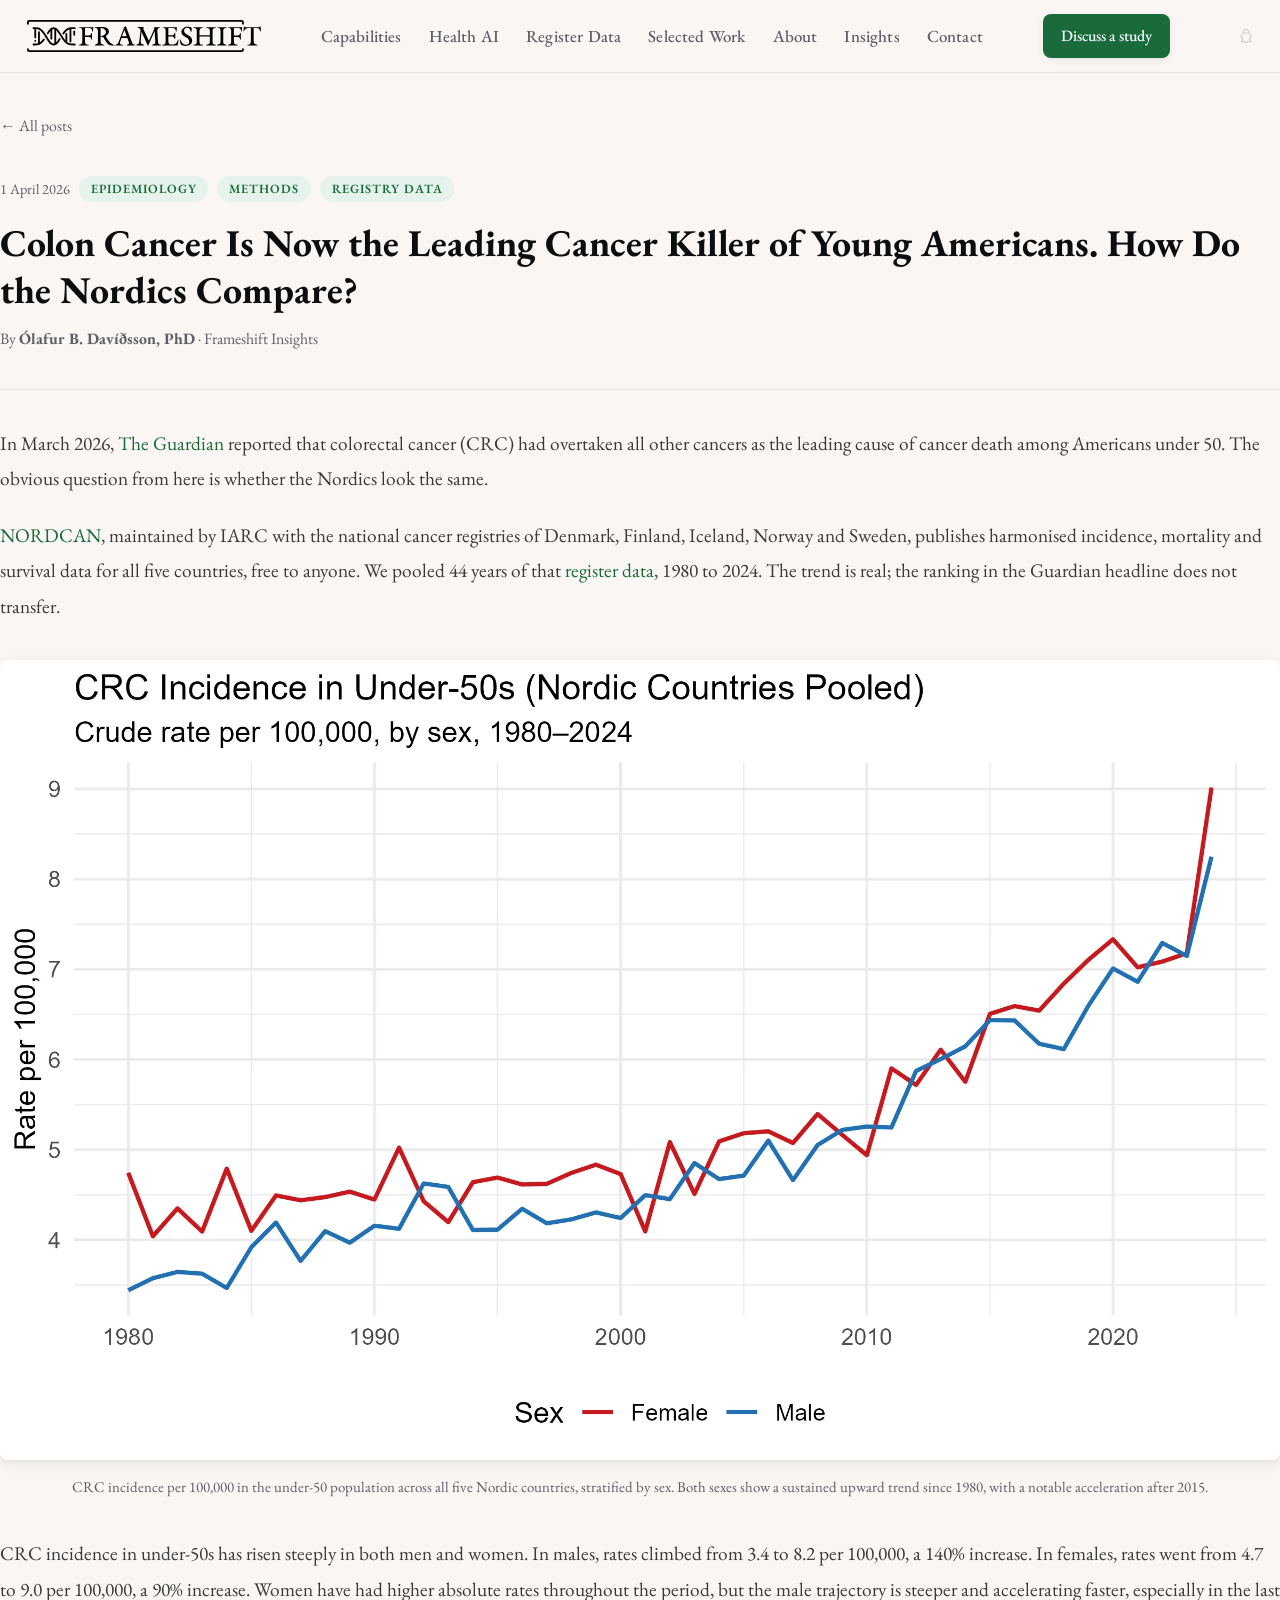
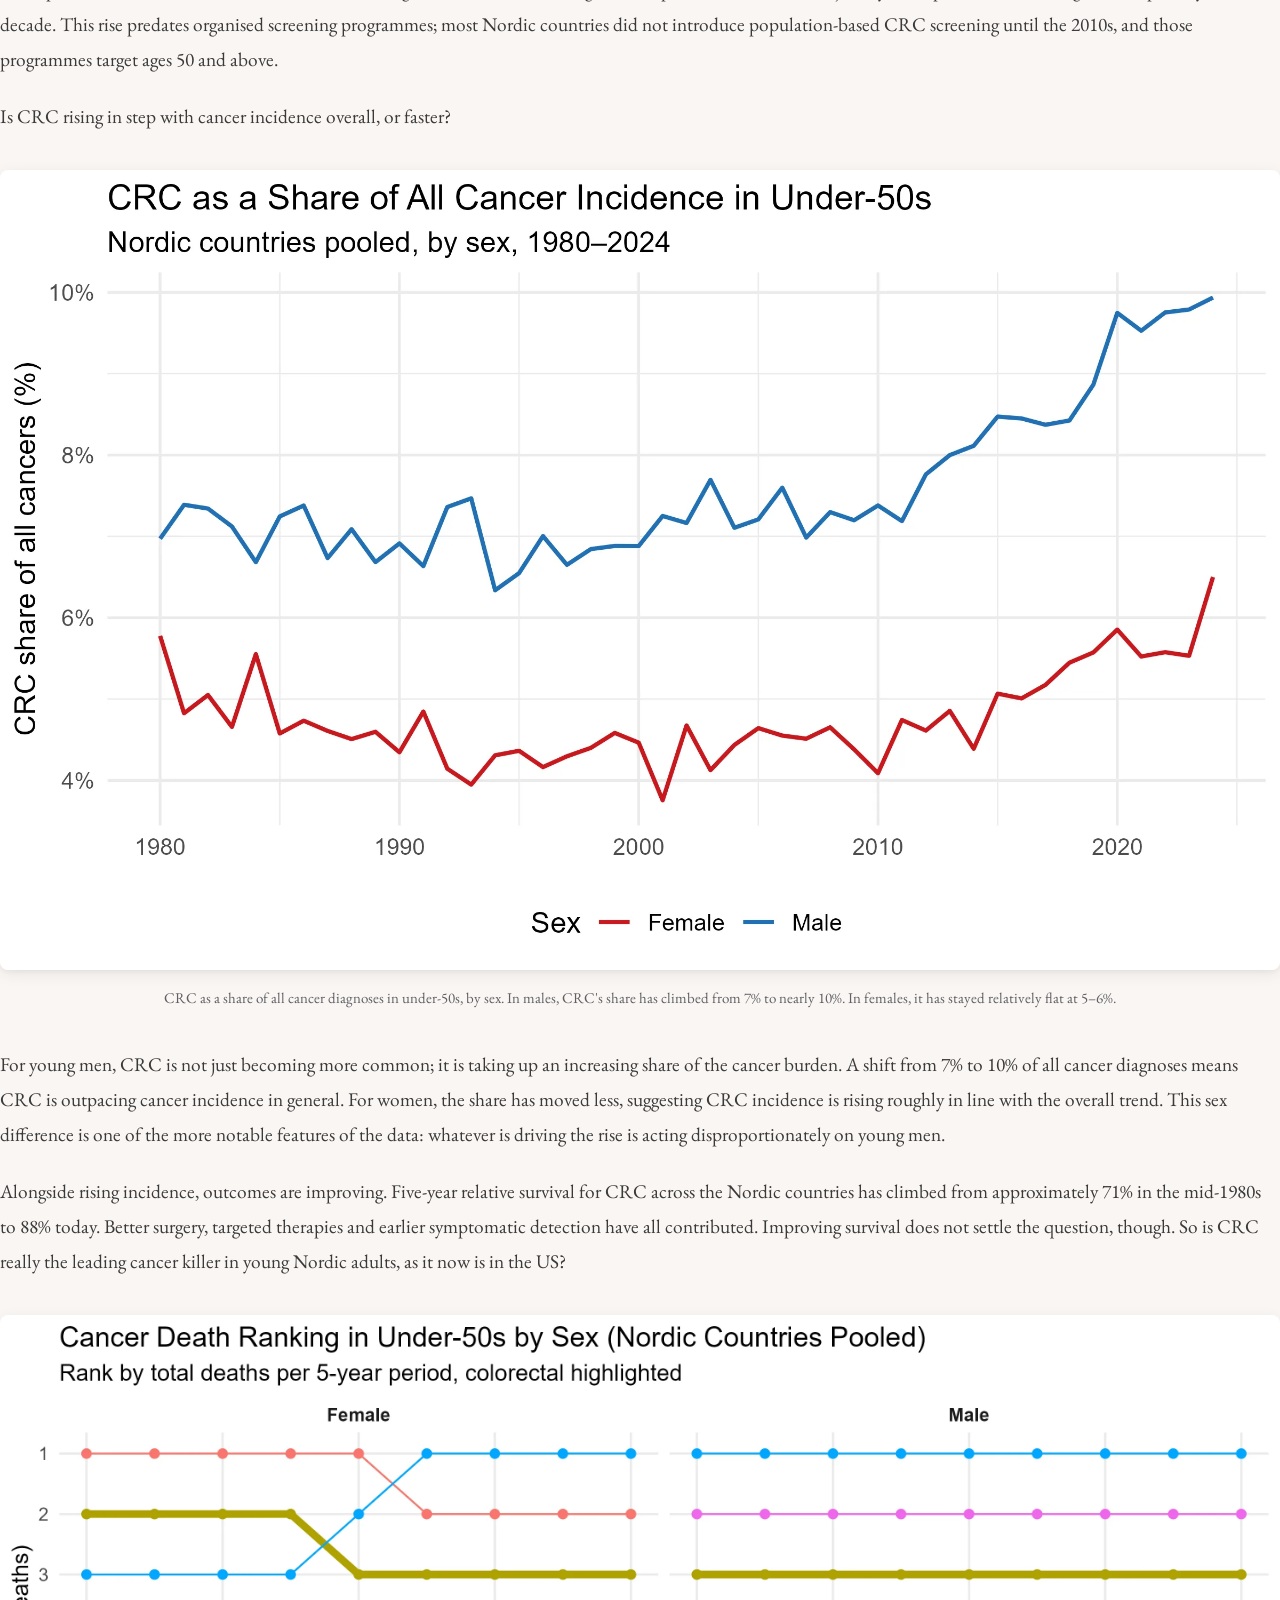
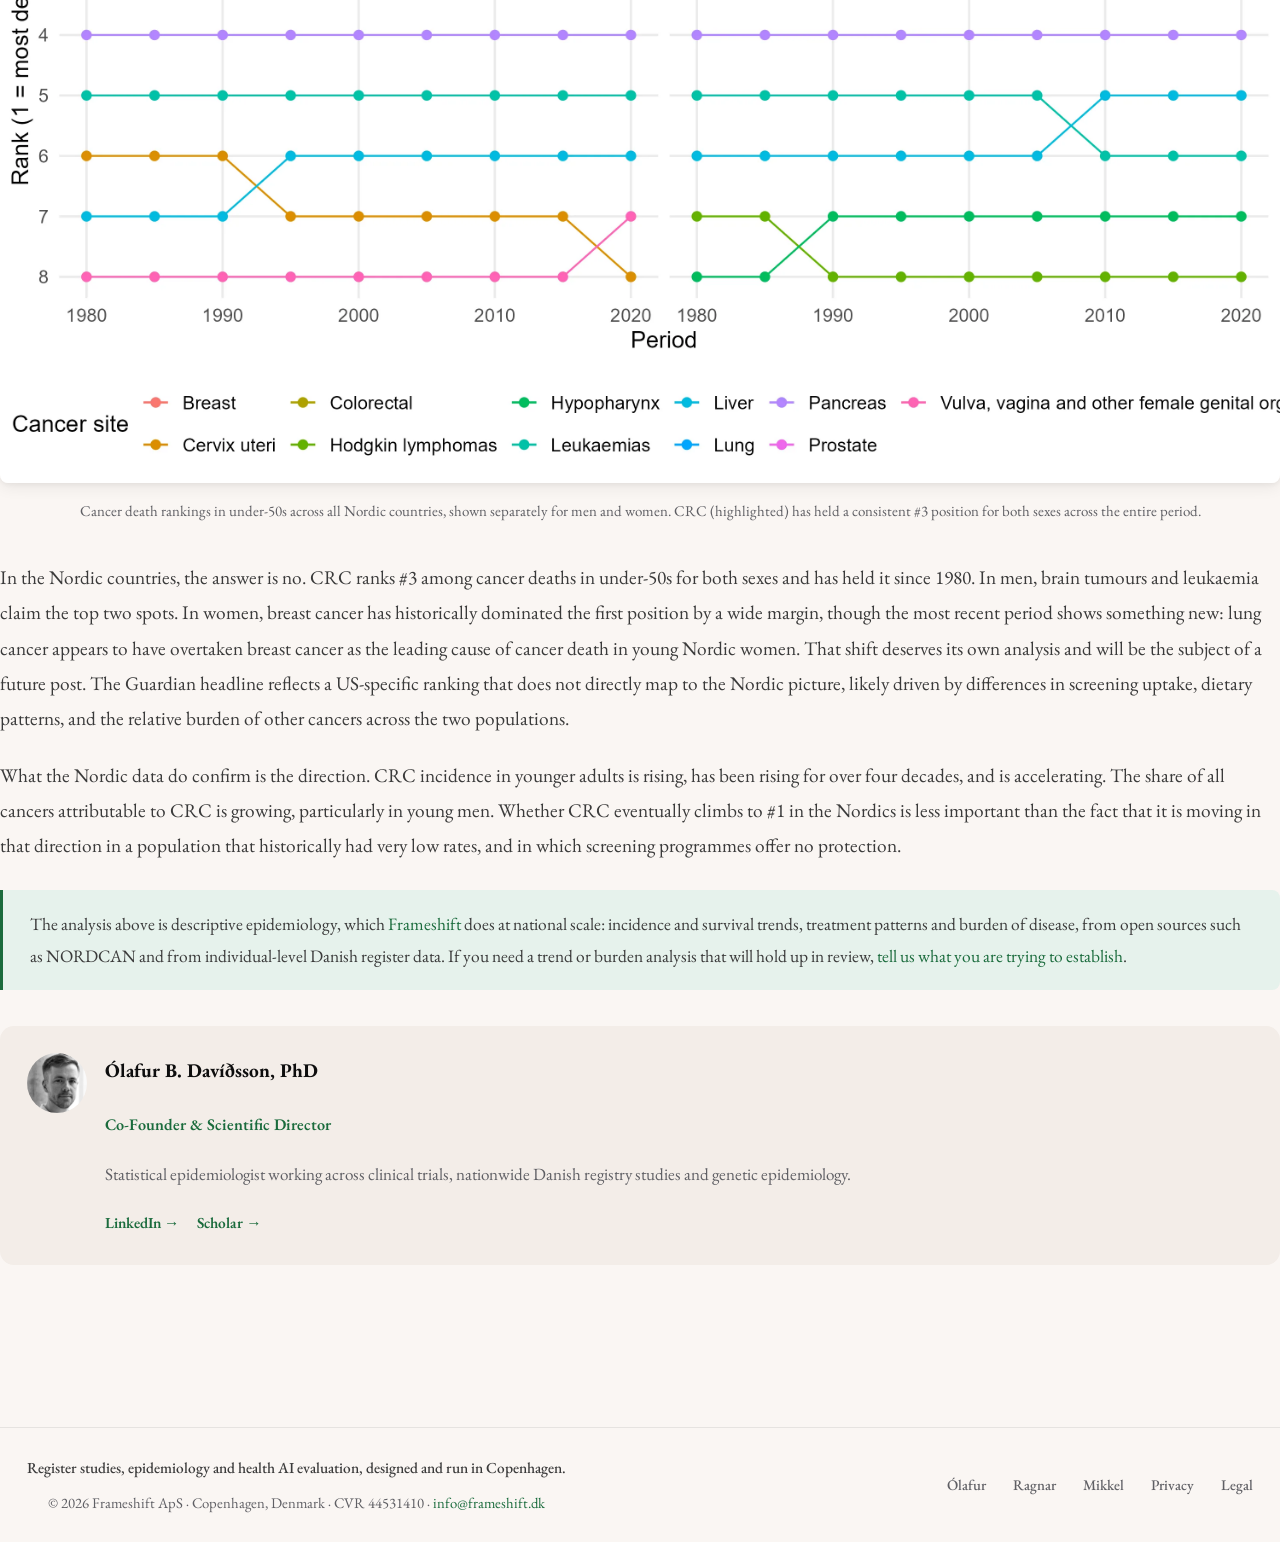
<file: posts/crc-leading-killer.html>
<!DOCTYPE html>
<html lang="en">
<head>
  <meta charset="UTF-8">
  <meta name="viewport" content="width=device-width, initial-scale=1.0">
  <meta name="description" content="Colorectal cancer incidence is rising sharply in young Nordic adults. How does the trend compare to the US, and is CRC really the leading cancer killer under 50?">
  <title>Early-Onset Colorectal Cancer in Nordic Registry Data | Frameshift</title>
  <link rel="canonical" href="https://frameshift.dk/posts/crc-leading-killer.html">
  <link rel="stylesheet" href="../styles.css">
  <link rel="icon" type="image/x-icon" href="../favicon.ico">
  <link rel="icon" type="image/png" sizes="32x32" href="../favicon-32.png">
  <link rel="apple-touch-icon" href="../apple-touch-icon.png">
  <meta property="og:title" content="Colon Cancer Is Now the Leading Cancer Killer of Young Americans. How Do the Nordics Compare?">
  <meta property="og:description" content="Colorectal cancer incidence is rising sharply in young Nordic adults. How does the trend compare to the US, and is CRC really the leading cancer killer under 50?">
  <meta property="og:type" content="article">
  <meta property="og:url" content="https://frameshift.dk/posts/crc-leading-killer.html">
  <meta property="og:image" content="https://frameshift.dk/share-1200x630.png">
  <meta property="og:image:width" content="1200">
  <meta property="og:image:height" content="630">
  <meta property="og:image:alt" content="Frameshift: real-world evidence for drug development and health AI.">
  <meta property="og:site_name" content="Frameshift">
  <meta property="og:locale" content="en_GB">
  <meta name="twitter:card" content="summary_large_image">
  <script type="application/ld+json">{"@context":"https://schema.org","@type":"Article","headline":"Colon Cancer Is Now the Leading Cancer Killer of Young Americans. How Do the Nordics Compare?","description":"Colorectal cancer incidence is rising sharply in young Nordic adults. How does the trend compare to the US, and is CRC really the leading cancer killer under 50?","url":"https://frameshift.dk/posts/crc-leading-killer.html","mainEntityOfPage":{"@type":"WebPage","@id":"https://frameshift.dk/posts/crc-leading-killer.html"},"datePublished":"2026-04-01","dateModified":"2026-04-01","image":"https://frameshift.dk/share-1200x630.png","inLanguage":"en-GB","author":{"@type":"Person","name":"Ólafur B. Davíðsson"},"publisher":{"@id":"https://frameshift.dk/#organization"}}</script>
  </head>
<body>
  <header class="site-header">
    <div class="container">
      <a href="../index.html" class="site-logo">
        <img src="../logo.svg" alt="Frameshift">
      </a>
      <button class="nav-toggle" aria-label="Toggle navigation" aria-expanded="false" aria-controls="site-nav">
        <span></span><span></span><span></span>
      </button>
      <nav class="site-nav" id="site-nav">
        <a href="../index.html#services">Capabilities</a>
        <a href="../health-ai/">Health AI</a>
        <a href="../registry-data.html">Register Data</a>
        <a href="../index.html#research">Selected Work</a>
        <a href="../about.html">About</a>
        <a href="../posts/">Insights</a>
        <a href="../index.html#contact">Contact</a>
        <a class="nav-mobile-cta" href="../index.html#contact">Discuss a study</a>
      </nav>
      <a href="../index.html#contact" class="btn btn--primary nav-cta">Discuss a study</a>
      <button class="ghost-toggle" aria-label="Toggle dark mode" aria-pressed="false">
        <img src="../ghost.webp" alt="">
      </button>
    </div>
  </header>

  <main class="container post-page-wrap">
    <a href="index.html" class="back-link">&larr; All posts</a>

    <header class="post-header">
      <div class="post-meta">
        <span class="post-date">1 April 2026</span>
        <span class="post-tag">Epidemiology</span>
        <span class="post-tag">Methods</span>
        <span class="post-tag">Registry Data</span>
      </div>
      <h1>Colon Cancer Is Now the Leading Cancer Killer of Young Americans. How Do the Nordics Compare?</h1>
      <p class="post-byline">By <strong>&Oacute;lafur B. Dav&iacute;&eth;sson, PhD</strong> &middot; Frameshift Insights</p>
    </header>

    <hr class="post-divider">

    <article class="post-body">
      <p>In March 2026, <a href="https://www.theguardian.com/us-news/2026/mar/12/colon-cancer-leading-deaths" target="_blank" rel="noopener">The Guardian</a> reported that colorectal cancer (CRC) had overtaken all other cancers as the leading cause of cancer death among Americans under 50. The obvious question from here is whether the Nordics look the same.</p>

      <p><a href="https://nordcan.iarc.fr/en" target="_blank" rel="noopener">NORDCAN</a>, maintained by IARC with the national cancer registries of Denmark, Finland, Iceland, Norway and Sweden, publishes harmonised incidence, mortality and survival data for all five countries, free to anyone. We pooled 44 years of that <a href="../registry-data.html">register data</a>, 1980 to 2024. The trend is real; the ranking in the Guardian headline does not transfer.</p>

      <figure>
        <img loading="lazy" src="crc-leading-killer/fig1_under50_incidence_sex.webp" alt="Figure 1: CRC incidence in under-50s by sex, 1980-2024">
        <figcaption>CRC incidence per 100,000 in the under-50 population across all five Nordic countries, stratified by sex. Both sexes show a sustained upward trend since 1980, with a notable acceleration after 2015.</figcaption>
      </figure>

      <p>CRC incidence in under-50s has risen steeply in both men and women. In males, rates climbed from 3.4 to 8.2 per 100,000, a 140% increase. In females, rates went from 4.7 to 9.0 per 100,000, a 90% increase. Women have had higher absolute rates throughout the period, but the male trajectory is steeper and accelerating faster, especially in the last decade. This rise predates organised screening programmes; most Nordic countries did not introduce population-based CRC screening until the 2010s, and those programmes target ages 50 and above.</p>

      <p>Is CRC rising in step with cancer incidence overall, or faster?</p>

      <figure>
        <img loading="lazy" src="crc-leading-killer/fig2_crc_share.webp" alt="Figure 2: CRC as a share of all cancer incidence in under-50s">
        <figcaption>CRC as a share of all cancer diagnoses in under-50s, by sex. In males, CRC's share has climbed from 7% to nearly 10%. In females, it has stayed relatively flat at 5&ndash;6%.</figcaption>
      </figure>

      <p>For young men, CRC is not just becoming more common; it is taking up an increasing share of the cancer burden. A shift from 7% to 10% of all cancer diagnoses means CRC is outpacing cancer incidence in general. For women, the share has moved less, suggesting CRC incidence is rising roughly in line with the overall trend. This sex difference is one of the more notable features of the data: whatever is driving the rise is acting disproportionately on young men.</p>

      <p>Alongside rising incidence, outcomes are improving. Five-year relative survival for CRC across the Nordic countries has climbed from approximately 71% in the mid-1980s to 88% today. Better surgery, targeted therapies and earlier symptomatic detection have all contributed. Improving survival does not settle the question, though. So is CRC really the leading cancer killer in young Nordic adults, as it now is in the US?</p>

      <figure>
        <img loading="lazy" src="crc-leading-killer/fig4_ranking_sex.webp" alt="Figure 4: Cancer death ranking in under-50s by sex">
        <figcaption>Cancer death rankings in under-50s across all Nordic countries, shown separately for men and women. CRC (highlighted) has held a consistent #3 position for both sexes across the entire period.</figcaption>
      </figure>

      <p>In the Nordic countries, the answer is no. CRC ranks #3 among cancer deaths in under-50s for both sexes and has held it since 1980. In men, brain tumours and leukaemia claim the top two spots. In women, breast cancer has historically dominated the first position by a wide margin, though the most recent period shows something new: lung cancer appears to have overtaken breast cancer as the leading cause of cancer death in young Nordic women. That shift deserves its own analysis and will be the subject of a future post. The Guardian headline reflects a US-specific ranking that does not directly map to the Nordic picture, likely driven by differences in screening uptake, dietary patterns, and the relative burden of other cancers across the two populations.</p>

      <p>What the Nordic data do confirm is the direction. CRC incidence in younger adults is rising, has been rising for over four decades, and is accelerating. The share of all cancers attributable to CRC is growing, particularly in young men. Whether CRC eventually climbs to #1 in the Nordics is less important than the fact that it is moving in that direction in a population that historically had very low rates, and in which screening programmes offer no protection.</p>

      <div class="callout">
        The analysis above is descriptive epidemiology, which <a href="../index.html">Frameshift</a> does at national scale: incidence and survival trends, treatment patterns and burden of disease, from open sources such as NORDCAN and from individual-level Danish register data. If you need a trend or burden analysis that will hold up in review, <a href="../index.html#contact">tell us what you are trying to establish</a>.
      </div>

      <div class="post-author-bio">
        <img class="post-author-avatar" src="../team-olafur.webp" alt="Ólafur B. Davíðsson">
        <div>
          <p class="post-author-name">Ólafur B. Davíðsson, PhD</p>
          <p class="post-author-role">Co-Founder &amp; Scientific Director</p>
          <p class="post-author-desc">Statistical epidemiologist working across clinical trials, nationwide Danish registry studies and genetic epidemiology.</p>
          <div class="post-author-links">
            <a href="https://www.linkedin.com/in/olafurbirgir/" target="_blank" rel="noopener">LinkedIn →</a>
            <a href="https://scholar.google.com/citations?user=dEJX3rcAAAAJ" target="_blank" rel="noopener">Scholar →</a>
          </div>
        </div>
      </div>

    </article>
  </main>

  <footer class="site-footer">
    <div class="container footer-inner">
      <div class="footer-left">
        <p class="footer-tagline">Register studies, epidemiology and health AI evaluation, designed and run in Copenhagen.</p>
        <p>&copy; 2026 Frameshift ApS &middot; Copenhagen, Denmark &middot; CVR 44531410 &middot; <a href="mailto:info@frameshift.dk">info@frameshift.dk</a></p>
      </div>
      <div class="footer-links">
        <a href="https://www.linkedin.com/in/olafurbirgir/" target="_blank" rel="noopener">&Oacute;lafur</a>
        <a href="https://www.linkedin.com/in/ragnarpk/" target="_blank" rel="noopener">Ragnar</a>
        <a href="https://www.linkedin.com/in/mikkel-werling-a200202ba/" target="_blank" rel="noopener">Mikkel</a>
        <a href="../privacy.html">Privacy</a>
        <a href="../legal.html">Legal</a>
      </div>
    </div>
  </footer>
  <script>
  (() => {
    const ghost = document.querySelector('.ghost-toggle');
    if (!ghost) return;
    const setDark = (on) => {
      document.body.classList.toggle('dark', on);
      ghost.setAttribute('aria-pressed', on ? 'true' : 'false');
    };
    let isDark = false;
    try { isDark = localStorage.getItem('dark') === '1'; } catch (e) { /* storage unavailable; default to light */ }
    setDark(isDark);
    ghost.addEventListener('click', () => {
      isDark = !isDark;
      setDark(isDark);
      try { localStorage.setItem('dark', isDark ? '1' : '0'); } catch (e) { /* not persisted */ }
    });
  })();
  (() => {
    const toggle = document.querySelector('.nav-toggle');
    const nav = document.querySelector('.site-nav');
    if (toggle && nav) {
      toggle.addEventListener('click', () => {
        const open = nav.classList.toggle('open');
        toggle.classList.toggle('active', open);
        toggle.setAttribute('aria-expanded', open ? 'true' : 'false');
      });
    }
  })();
  </script>
  <script src="../lightbox.js" defer></script>
</body>
</html>
</file>
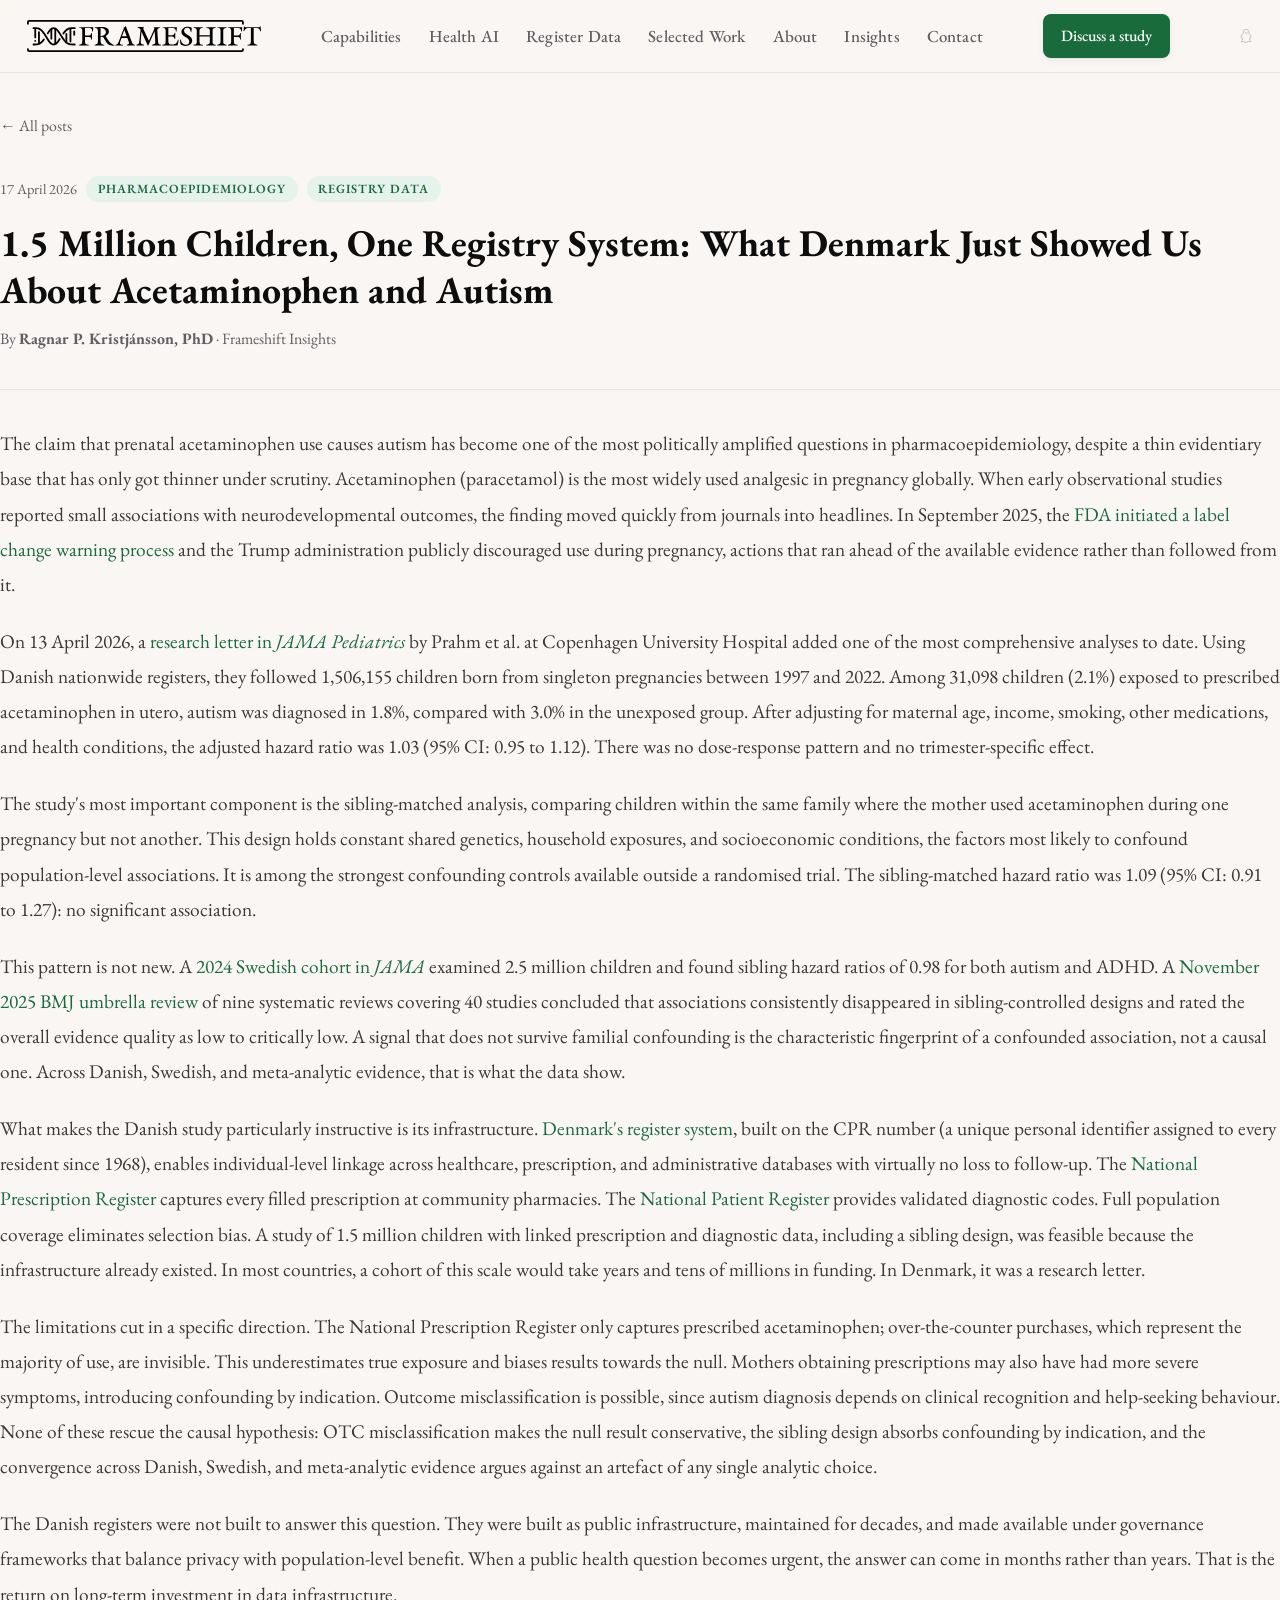
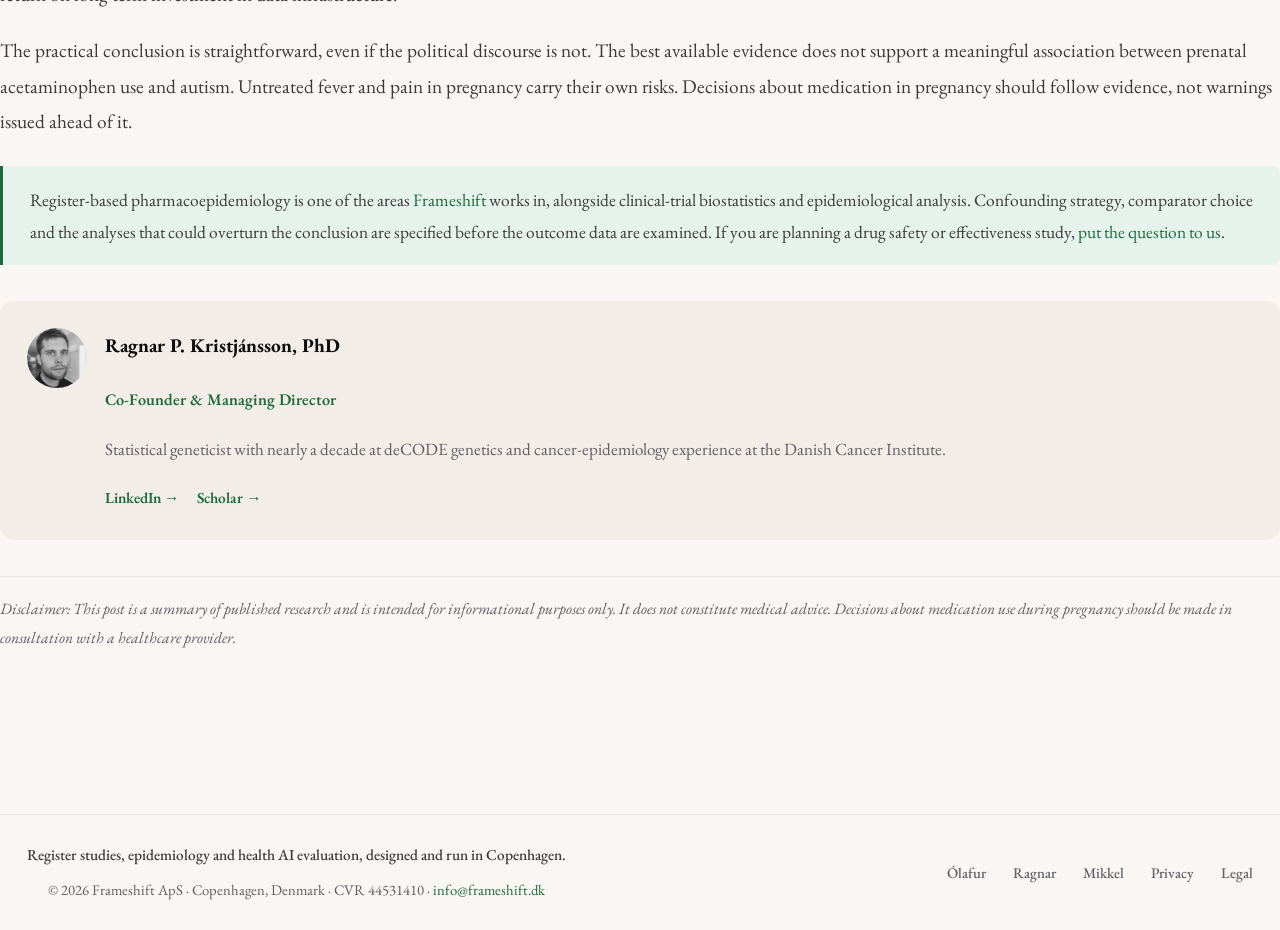
<file: posts/danish-registers-acetaminophen-autism.html>
<!DOCTYPE html>
<html lang="en">
<head>
  <meta charset="UTF-8">
  <meta name="viewport" content="width=device-width, initial-scale=1.0">
  <meta name="description" content="A new Danish nationwide register study of 1.5 million children finds no link between prenatal acetaminophen exposure and autism. What the sibling analysis and Danish register infrastructure show.">
  <title>Danish Registry Study of Acetaminophen and Autism | Frameshift</title>
  <link rel="canonical" href="https://frameshift.dk/posts/danish-registers-acetaminophen-autism.html">
  <link rel="stylesheet" href="../styles.css">
  <link rel="icon" type="image/x-icon" href="../favicon.ico">
  <link rel="icon" type="image/png" sizes="32x32" href="../favicon-32.png">
  <link rel="apple-touch-icon" href="../apple-touch-icon.png">
  <meta property="og:title" content="1.5 Million Children, One Registry System: What Denmark Just Showed Us About Acetaminophen and Autism">
  <meta property="og:description" content="A new Danish nationwide register study of 1.5 million children finds no link between prenatal acetaminophen exposure and autism. What the sibling analysis and Danish register infrastructure show.">
  <meta property="og:type" content="article">
  <meta property="og:url" content="https://frameshift.dk/posts/danish-registers-acetaminophen-autism.html">
  <meta property="og:image" content="https://frameshift.dk/share-1200x630.png">
  <meta property="og:image:width" content="1200">
  <meta property="og:image:height" content="630">
  <meta property="og:image:alt" content="Frameshift: real-world evidence for drug development and health AI.">
  <meta property="og:site_name" content="Frameshift">
  <meta property="og:locale" content="en_GB">
  <meta name="twitter:card" content="summary_large_image">
  <script type="application/ld+json">{"@context":"https://schema.org","@type":"Article","headline":"1.5 Million Children, One Registry System: What Denmark Just Showed Us About Acetaminophen and Autism","description":"A new Danish nationwide register study of 1.5 million children finds no link between prenatal acetaminophen exposure and autism. What the sibling analysis and Danish register infrastructure show.","url":"https://frameshift.dk/posts/danish-registers-acetaminophen-autism.html","mainEntityOfPage":{"@type":"WebPage","@id":"https://frameshift.dk/posts/danish-registers-acetaminophen-autism.html"},"datePublished":"2026-04-17","dateModified":"2026-04-17","image":"https://frameshift.dk/share-1200x630.png","inLanguage":"en-GB","author":{"@type":"Person","name":"Ragnar P. Kristjánsson"},"publisher":{"@id":"https://frameshift.dk/#organization"}}</script>
  </head>
<body>
  <header class="site-header">
    <div class="container">
      <a href="../index.html" class="site-logo">
        <img src="../logo.svg" alt="Frameshift">
      </a>
      <button class="nav-toggle" aria-label="Toggle navigation" aria-expanded="false" aria-controls="site-nav">
        <span></span><span></span><span></span>
      </button>
      <nav class="site-nav" id="site-nav">
        <a href="../index.html#services">Capabilities</a>
        <a href="../health-ai/">Health AI</a>
        <a href="../registry-data.html">Register Data</a>
        <a href="../index.html#research">Selected Work</a>
        <a href="../about.html">About</a>
        <a href="../posts/">Insights</a>
        <a href="../index.html#contact">Contact</a>
        <a class="nav-mobile-cta" href="../index.html#contact">Discuss a study</a>
      </nav>
      <a href="../index.html#contact" class="btn btn--primary nav-cta">Discuss a study</a>
      <button class="ghost-toggle" aria-label="Toggle dark mode" aria-pressed="false">
        <img src="../ghost.webp" alt="">
      </button>
    </div>
  </header>

  <main class="container post-page-wrap">
    <a href="index.html" class="back-link">&larr; All posts</a>

    <header class="post-header">
      <div class="post-meta">
        <span class="post-date">17 April 2026</span>
        <span class="post-tag">Pharmacoepidemiology</span>
        <span class="post-tag">Registry Data</span>
      </div>
      <h1>1.5 Million Children, One Registry System: What Denmark Just Showed Us About Acetaminophen and Autism</h1>
      <p class="post-byline">By <strong>Ragnar P. Kristjánsson, PhD</strong> &middot; Frameshift Insights</p>
    </header>

    <hr class="post-divider">

    <article class="post-body">
      <p>The claim that prenatal acetaminophen use causes autism has become one of the most politically amplified questions in pharmacoepidemiology, despite a thin evidentiary base that has only got thinner under scrutiny. Acetaminophen (paracetamol) is the most widely used analgesic in pregnancy globally. When early observational studies reported small associations with neurodevelopmental outcomes, the finding moved quickly from journals into headlines. In September 2025, the <a href="https://www.acog.org/clinical/clinical-guidance/practice-advisory/articles/2025/09/acetaminophen-use-in-pregnancy-and-neurodevelopmental-outcomes" target="_blank" rel="noopener">FDA initiated a label change warning process</a> and the Trump administration publicly discouraged use during pregnancy, actions that ran ahead of the available evidence rather than followed from it.</p>

      <p>On 13 April 2026, a <a href="https://jamanetwork.com/journals/jamapediatrics/article-abstract/2847695" target="_blank" rel="noopener">research letter in <em>JAMA Pediatrics</em></a> by Prahm et al. at Copenhagen University Hospital added one of the most comprehensive analyses to date. Using Danish nationwide registers, they followed 1,506,155 children born from singleton pregnancies between 1997 and 2022. Among 31,098 children (2.1%) exposed to prescribed acetaminophen in utero, autism was diagnosed in 1.8%, compared with 3.0% in the unexposed group. After adjusting for maternal age, income, smoking, other medications, and health conditions, the adjusted hazard ratio was 1.03 (95% CI: 0.95 to 1.12). There was no dose-response pattern and no trimester-specific effect.</p>

      <p>The study's most important component is the sibling-matched analysis, comparing children within the same family where the mother used acetaminophen during one pregnancy but not another. This design holds constant shared genetics, household exposures, and socioeconomic conditions, the factors most likely to confound population-level associations. It is among the strongest confounding controls available outside a randomised trial. The sibling-matched hazard ratio was 1.09 (95% CI: 0.91 to 1.27): no significant association.</p>

      <p>This pattern is not new. A <a href="https://jamanetwork.com/journals/jama/fullarticle/2817406" target="_blank" rel="noopener">2024 Swedish cohort in <em>JAMA</em></a> examined 2.5 million children and found sibling hazard ratios of 0.98 for both autism and ADHD. A <a href="https://pubmed.ncbi.nlm.nih.gov/41207796/" target="_blank" rel="noopener">November 2025 BMJ umbrella review</a> of nine systematic reviews covering 40 studies concluded that associations consistently disappeared in sibling-controlled designs and rated the overall evidence quality as low to critically low. A signal that does not survive familial confounding is the characteristic fingerprint of a confounded association, not a causal one. Across Danish, Swedish, and meta-analytic evidence, that is what the data show.</p>

      <p>What makes the Danish study particularly instructive is its infrastructure. <a href="../registry-data.html">Denmark's register system</a>, built on the CPR number (a unique personal identifier assigned to every resident since 1968), enables individual-level linkage across healthcare, prescription, and administrative databases with virtually no loss to follow-up. The <a href="https://academic.oup.com/ije/article/46/3/798/2447869" target="_blank" rel="noopener">National Prescription Register</a> captures every filled prescription at community pharmacies. The <a href="https://pmc.ncbi.nlm.nih.gov/articles/PMC4655913/" target="_blank" rel="noopener">National Patient Register</a> provides validated diagnostic codes. Full population coverage eliminates selection bias. A study of 1.5 million children with linked prescription and diagnostic data, including a sibling design, was feasible because the infrastructure already existed. In most countries, a cohort of this scale would take years and tens of millions in funding. In Denmark, it was a research letter.</p>

      <p>The limitations cut in a specific direction. The National Prescription Register only captures prescribed acetaminophen; over-the-counter purchases, which represent the majority of use, are invisible. This underestimates true exposure and biases results towards the null. Mothers obtaining prescriptions may also have had more severe symptoms, introducing confounding by indication. Outcome misclassification is possible, since autism diagnosis depends on clinical recognition and help-seeking behaviour. None of these rescue the causal hypothesis: OTC misclassification makes the null result conservative, the sibling design absorbs confounding by indication, and the convergence across Danish, Swedish, and meta-analytic evidence argues against an artefact of any single analytic choice.</p>

      <p>The Danish registers were not built to answer this question. They were built as public infrastructure, maintained for decades, and made available under governance frameworks that balance privacy with population-level benefit. When a public health question becomes urgent, the answer can come in months rather than years. That is the return on long-term investment in data infrastructure.</p>

      <p>The practical conclusion is straightforward, even if the political discourse is not. The best available evidence does not support a meaningful association between prenatal acetaminophen use and autism. Untreated fever and pain in pregnancy carry their own risks. Decisions about medication in pregnancy should follow evidence, not warnings issued ahead of it.</p>

      <div class="callout">
        Register-based pharmacoepidemiology is one of the areas <a href="../index.html">Frameshift</a> works in, alongside clinical-trial biostatistics and epidemiological analysis. Confounding strategy, comparator choice and the analyses that could overturn the conclusion are specified before the outcome data are examined. If you are planning a drug safety or effectiveness study, <a href="../index.html#contact">put the question to us</a>.
      </div>

      <div class="post-author-bio">
        <img class="post-author-avatar" src="../team-ragnar.webp" alt="Ragnar P. Kristjánsson">
        <div>
          <p class="post-author-name">Ragnar P. Kristjánsson, PhD</p>
          <p class="post-author-role">Co-Founder &amp; Managing Director</p>
          <p class="post-author-desc">Statistical geneticist with nearly a decade at deCODE genetics and cancer-epidemiology experience at the Danish Cancer Institute.</p>
          <div class="post-author-links">
            <a href="https://www.linkedin.com/in/ragnarpk/" target="_blank" rel="noopener">LinkedIn →</a>
            <a href="https://scholar.google.com/citations?user=UzdcPIMAAAAJ" target="_blank" rel="noopener">Scholar →</a>
          </div>
        </div>
      </div>

      <p class="post-disclaimer"><em>Disclaimer: This post is a summary of published research and is intended for informational purposes only. It does not constitute medical advice. Decisions about medication use during pregnancy should be made in consultation with a healthcare provider.</em></p>

    </article>
  </main>

  <footer class="site-footer">
    <div class="container footer-inner">
      <div class="footer-left">
        <p class="footer-tagline">Register studies, epidemiology and health AI evaluation, designed and run in Copenhagen.</p>
        <p>&copy; 2026 Frameshift ApS &middot; Copenhagen, Denmark &middot; CVR 44531410 &middot; <a href="mailto:info@frameshift.dk">info@frameshift.dk</a></p>
      </div>
      <div class="footer-links">
        <a href="https://www.linkedin.com/in/olafurbirgir/" target="_blank" rel="noopener">&Oacute;lafur</a>
        <a href="https://www.linkedin.com/in/ragnarpk/" target="_blank" rel="noopener">Ragnar</a>
        <a href="https://www.linkedin.com/in/mikkel-werling-a200202ba/" target="_blank" rel="noopener">Mikkel</a>
        <a href="../privacy.html">Privacy</a>
        <a href="../legal.html">Legal</a>
      </div>
    </div>
  </footer>
  <script>
  (() => {
    const ghost = document.querySelector('.ghost-toggle');
    if (!ghost) return;
    const setDark = (on) => {
      document.body.classList.toggle('dark', on);
      ghost.setAttribute('aria-pressed', on ? 'true' : 'false');
    };
    let isDark = false;
    try { isDark = localStorage.getItem('dark') === '1'; } catch (e) { /* storage unavailable; default to light */ }
    setDark(isDark);
    ghost.addEventListener('click', () => {
      isDark = !isDark;
      setDark(isDark);
      try { localStorage.setItem('dark', isDark ? '1' : '0'); } catch (e) { /* not persisted */ }
    });
  })();
  (() => {
    const toggle = document.querySelector('.nav-toggle');
    const nav = document.querySelector('.site-nav');
    if (toggle && nav) {
      toggle.addEventListener('click', () => {
        const open = nav.classList.toggle('open');
        toggle.classList.toggle('active', open);
        toggle.setAttribute('aria-expanded', open ? 'true' : 'false');
      });
    }
  })();
  </script>
</body>
</html>
</file>
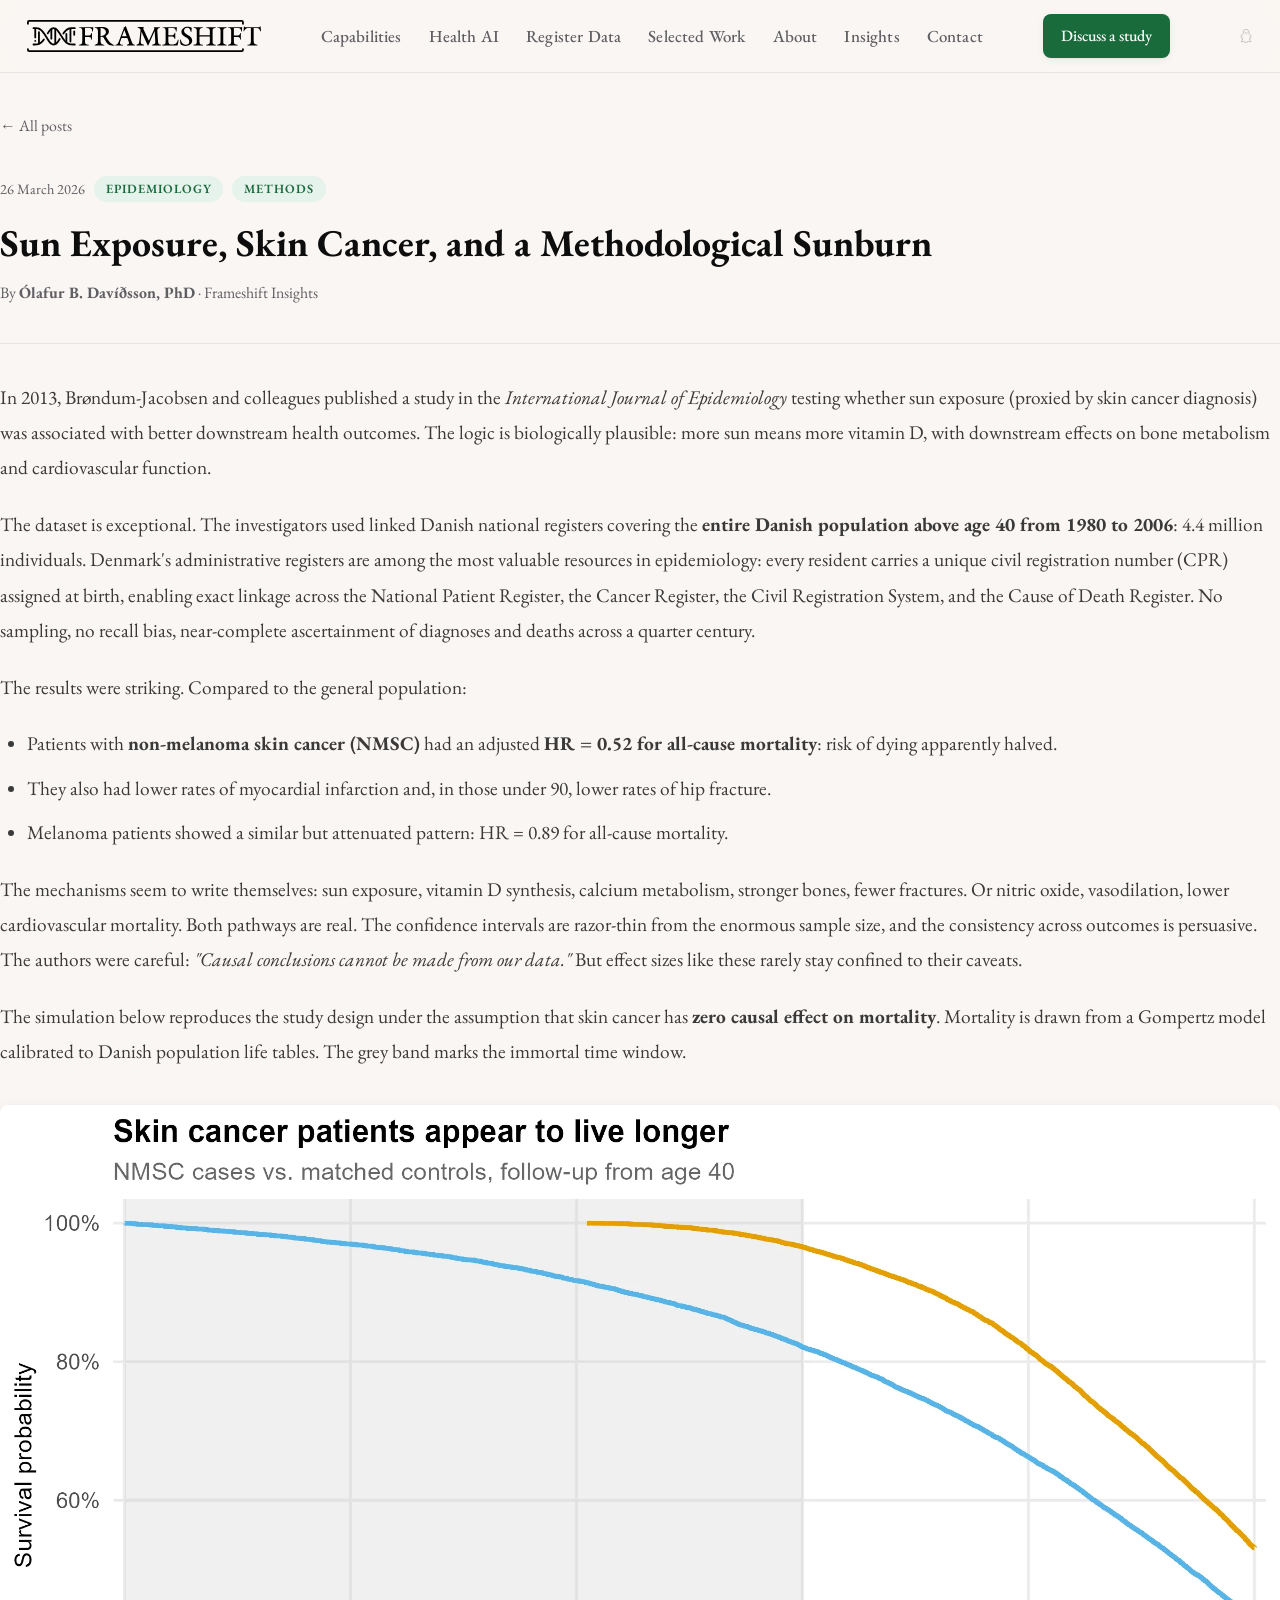
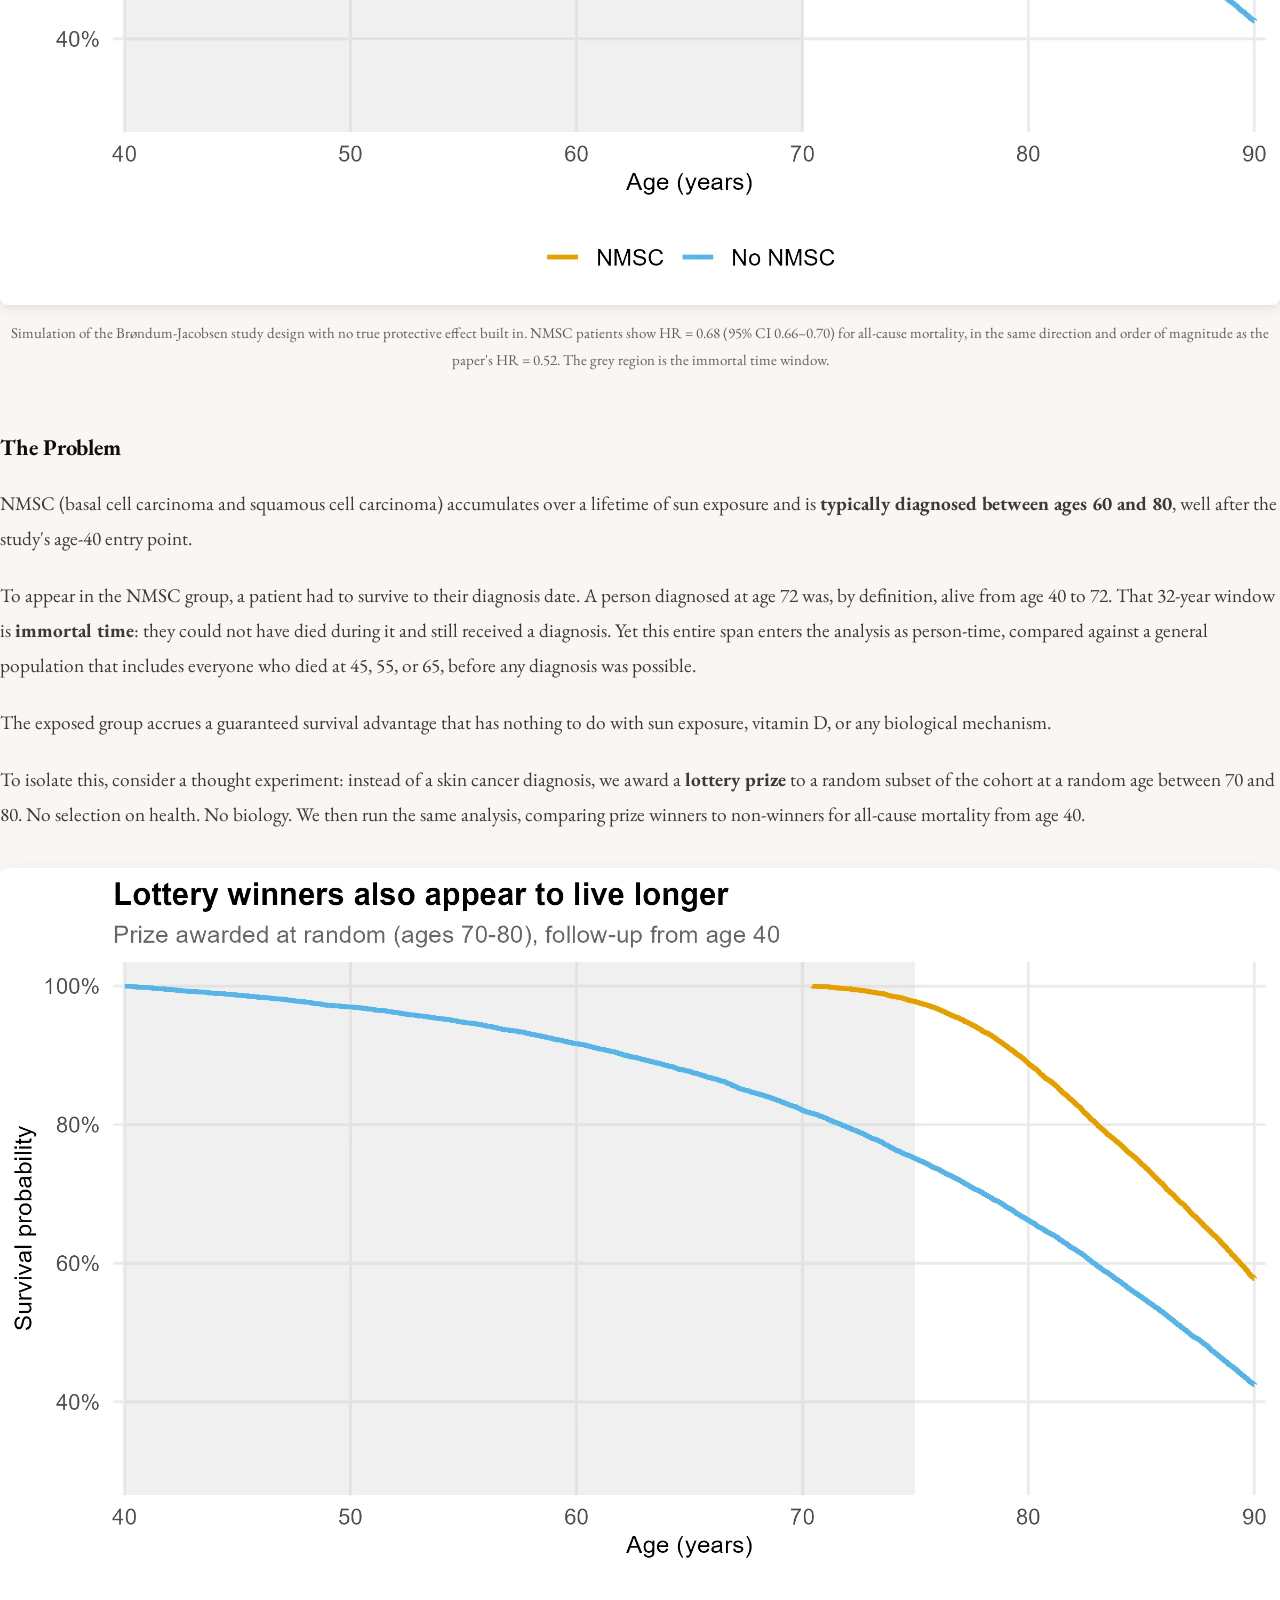
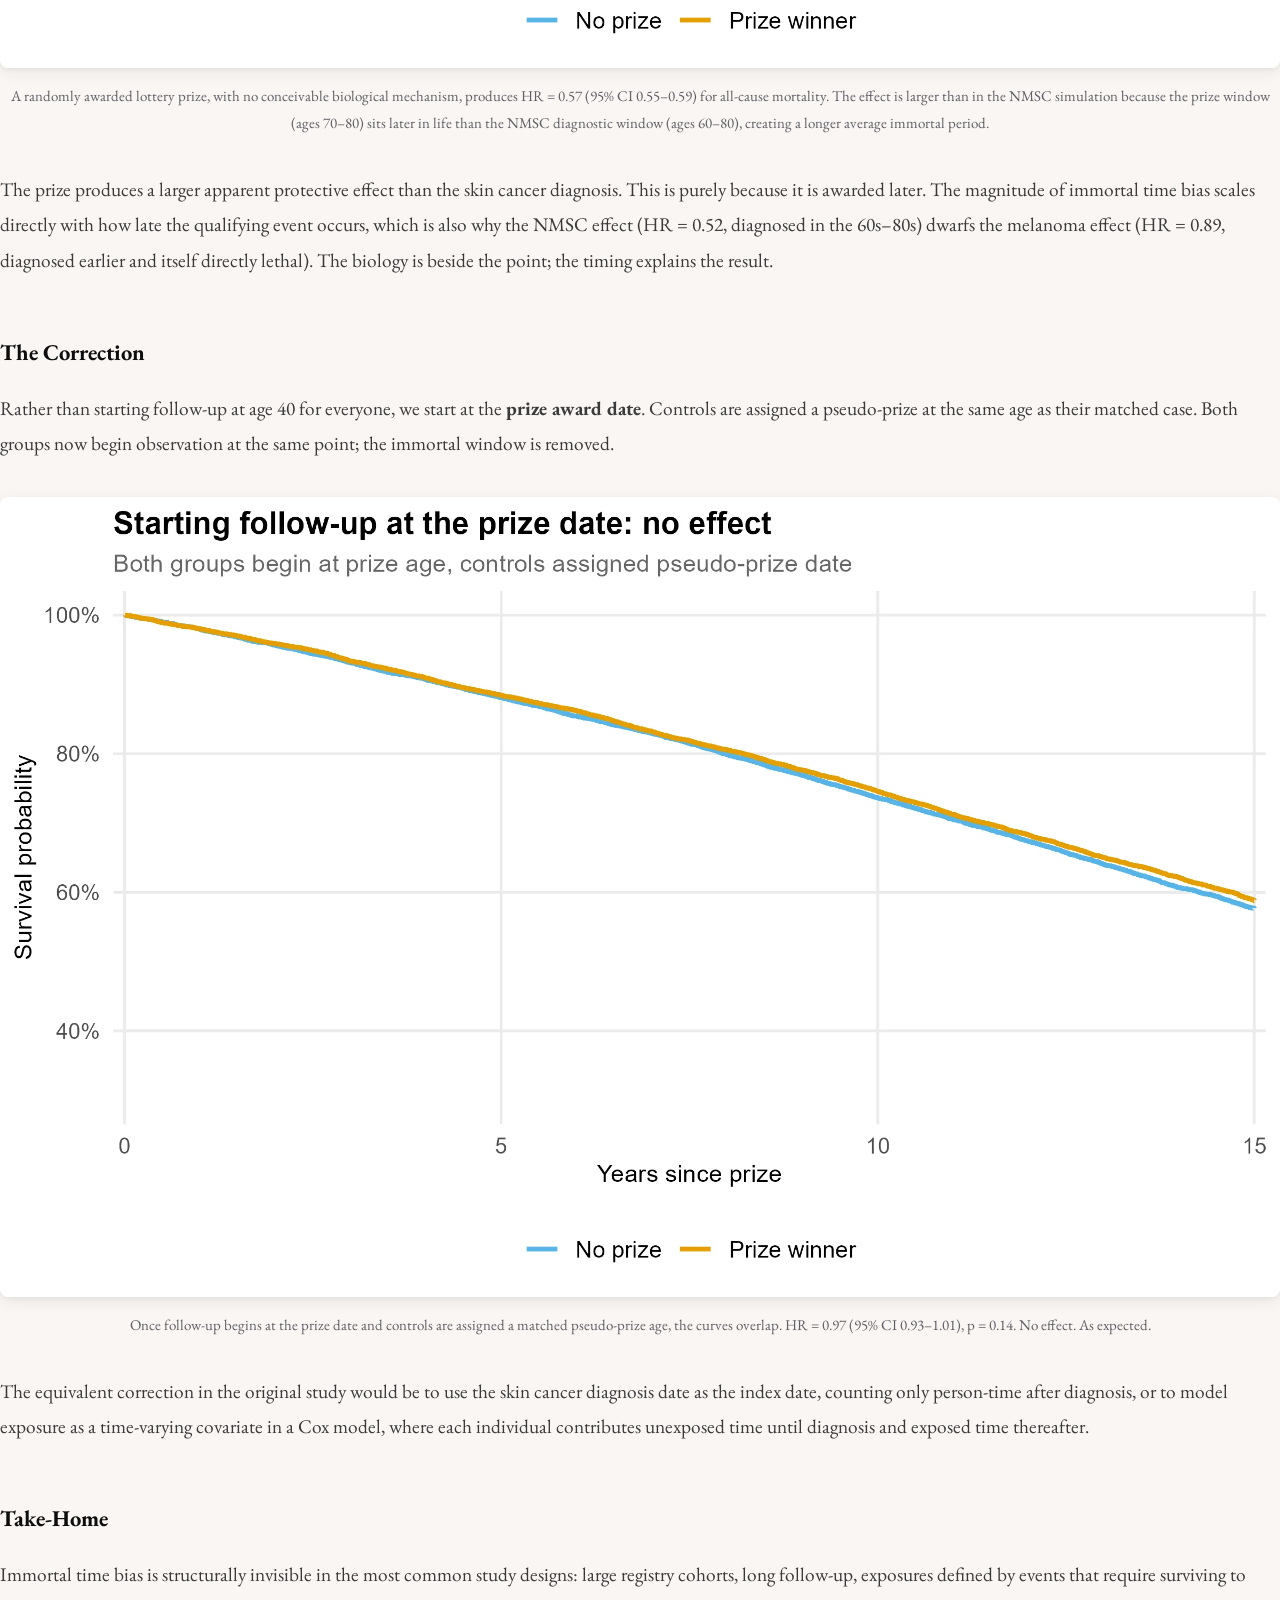
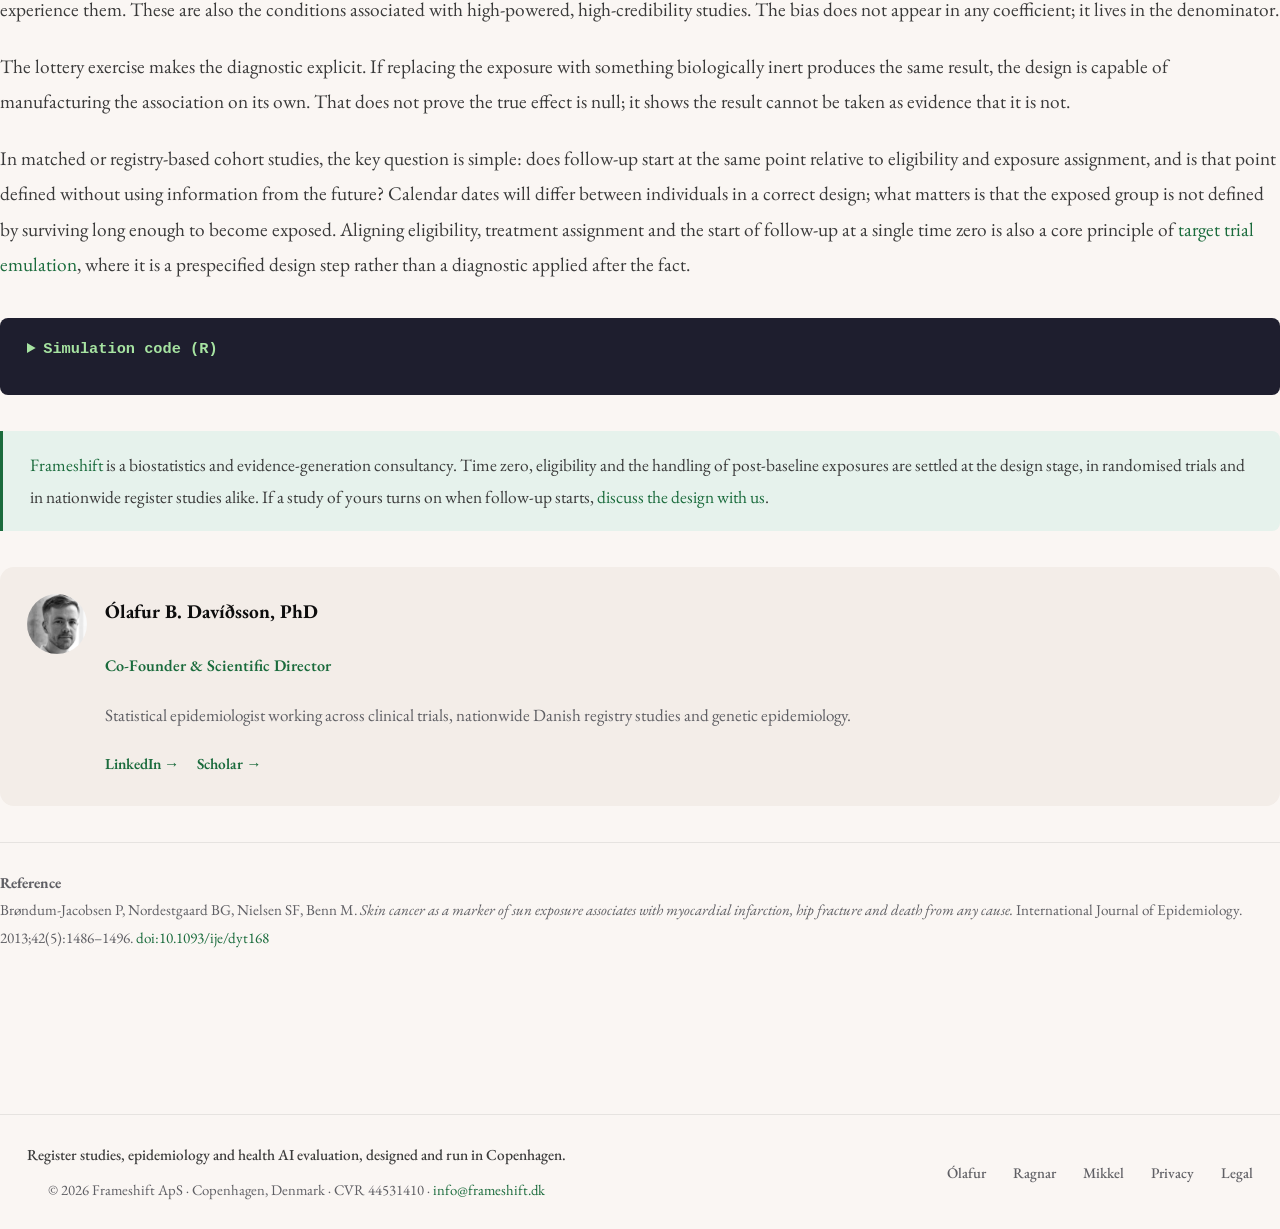
<file: posts/immortal-time-bias.html>
<!DOCTYPE html>
<html lang="en">
<head>
  <meta charset="UTF-8">
  <meta name="viewport" content="width=device-width, initial-scale=1.0">
  <meta name="description" content="How immortal time bias can distort epidemiological findings, illustrated through the sun exposure and skin cancer survival paradox.">
  <title>Immortal Time Bias in Registry Studies | Frameshift</title>
  <link rel="canonical" href="https://frameshift.dk/posts/immortal-time-bias.html">
  <link rel="stylesheet" href="../styles.css">
  <link rel="icon" type="image/x-icon" href="../favicon.ico">
  <link rel="icon" type="image/png" sizes="32x32" href="../favicon-32.png">
  <link rel="apple-touch-icon" href="../apple-touch-icon.png">
  <meta property="og:title" content="Sun Exposure, Skin Cancer, and a Methodological Sunburn">
  <meta property="og:description" content="How immortal time bias can distort epidemiological findings, illustrated through the sun exposure and skin cancer survival paradox.">
  <meta property="og:type" content="article">
  <meta property="og:url" content="https://frameshift.dk/posts/immortal-time-bias.html">
  <meta property="og:image" content="https://frameshift.dk/share-1200x630.png">
  <meta property="og:image:width" content="1200">
  <meta property="og:image:height" content="630">
  <meta property="og:image:alt" content="Frameshift: real-world evidence for drug development and health AI.">
  <meta property="og:site_name" content="Frameshift">
  <meta property="og:locale" content="en_GB">
  <meta name="twitter:card" content="summary_large_image">
  <script type="application/ld+json">{"@context":"https://schema.org","@type":"Article","headline":"Sun Exposure, Skin Cancer, and a Methodological Sunburn","description":"How immortal time bias can distort epidemiological findings, illustrated through the sun exposure and skin cancer survival paradox.","url":"https://frameshift.dk/posts/immortal-time-bias.html","mainEntityOfPage":{"@type":"WebPage","@id":"https://frameshift.dk/posts/immortal-time-bias.html"},"datePublished":"2026-03-26","dateModified":"2026-03-26","image":"https://frameshift.dk/share-1200x630.png","inLanguage":"en-GB","author":{"@type":"Person","name":"Ólafur B. Davíðsson"},"publisher":{"@id":"https://frameshift.dk/#organization"}}</script>
  </head>
<body>
  <header class="site-header">
    <div class="container">
      <a href="../index.html" class="site-logo">
        <img src="../logo.svg" alt="Frameshift">
      </a>
      <button class="nav-toggle" aria-label="Toggle navigation" aria-expanded="false" aria-controls="site-nav">
        <span></span><span></span><span></span>
      </button>
      <nav class="site-nav" id="site-nav">
        <a href="../index.html#services">Capabilities</a>
        <a href="../health-ai/">Health AI</a>
        <a href="../registry-data.html">Register Data</a>
        <a href="../index.html#research">Selected Work</a>
        <a href="../about.html">About</a>
        <a href="../posts/">Insights</a>
        <a href="../index.html#contact">Contact</a>
        <a class="nav-mobile-cta" href="../index.html#contact">Discuss a study</a>
      </nav>
      <a href="../index.html#contact" class="btn btn--primary nav-cta">Discuss a study</a>
      <button class="ghost-toggle" aria-label="Toggle dark mode" aria-pressed="false">
        <img src="../ghost.webp" alt="">
      </button>
    </div>
  </header>

  <main class="container post-page-wrap">
    <a href="index.html" class="back-link">← All posts</a>

    <header class="post-header">
      <div class="post-meta">
        <span class="post-date">26 March 2026</span>
        <span class="post-tag">Epidemiology</span>
        <span class="post-tag">Methods</span>
      </div>
      <h1>Sun Exposure, Skin Cancer, and a Methodological Sunburn</h1>
      <p class="post-byline">By <strong>Ólafur B. Davíðsson, PhD</strong> · Frameshift Insights</p>
    </header>

    <hr class="post-divider">

    <article class="post-body">
      <p>In 2013, Brøndum-Jacobsen and colleagues published a study in the <em>International Journal of Epidemiology</em> testing whether sun exposure (proxied by skin cancer diagnosis) was associated with better downstream health outcomes. The logic is biologically plausible: more sun means more vitamin D, with downstream effects on bone metabolism and cardiovascular function.</p>

      <p>The dataset is exceptional. The investigators used linked Danish national registers covering the <strong>entire Danish population above age 40 from 1980 to 2006</strong>: 4.4 million individuals. Denmark's administrative registers are among the most valuable resources in epidemiology: every resident carries a unique civil registration number (CPR) assigned at birth, enabling exact linkage across the National Patient Register, the Cancer Register, the Civil Registration System, and the Cause of Death Register. No sampling, no recall bias, near-complete ascertainment of diagnoses and deaths across a quarter century.</p>

      <p>The results were striking. Compared to the general population:</p>
      <ul>
        <li>Patients with <strong>non-melanoma skin cancer (NMSC)</strong> had an adjusted <strong>HR = 0.52 for all-cause mortality</strong>: risk of dying apparently halved.</li>
        <li>They also had lower rates of myocardial infarction and, in those under 90, lower rates of hip fracture.</li>
        <li>Melanoma patients showed a similar but attenuated pattern: HR = 0.89 for all-cause mortality.</li>
      </ul>

      <p>The mechanisms seem to write themselves: sun exposure, vitamin D synthesis, calcium metabolism, stronger bones, fewer fractures. Or nitric oxide, vasodilation, lower cardiovascular mortality. Both pathways are real. The confidence intervals are razor-thin from the enormous sample size, and the consistency across outcomes is persuasive. The authors were careful: <em>"Causal conclusions cannot be made from our data."</em> But effect sizes like these rarely stay confined to their caveats.</p>

      <p>The simulation below reproduces the study design under the assumption that skin cancer has <strong>zero causal effect on mortality</strong>. Mortality is drawn from a Gompertz model calibrated to Danish population life tables. The grey band marks the immortal time window.</p>

      <figure>
        <img loading="lazy" src="immortal-time-bias/fig1_nmsc.webp" alt="Figure 1: NMSC study design simulation">
        <figcaption>Simulation of the Brøndum-Jacobsen study design with no true protective effect built in. NMSC patients show HR = 0.68 (95% CI 0.66–0.70) for all-cause mortality, in the same direction and order of magnitude as the paper's HR = 0.52. The grey region is the immortal time window.</figcaption>
      </figure>

      <h2>The Problem</h2>

      <p>NMSC (basal cell carcinoma and squamous cell carcinoma) accumulates over a lifetime of sun exposure and is <strong>typically diagnosed between ages 60 and 80</strong>, well after the study's age-40 entry point.</p>

      <p>To appear in the NMSC group, a patient had to survive to their diagnosis date. A person diagnosed at age 72 was, by definition, alive from age 40 to 72. That 32-year window is <strong>immortal time</strong>: they could not have died during it and still received a diagnosis. Yet this entire span enters the analysis as person-time, compared against a general population that includes everyone who died at 45, 55, or 65, before any diagnosis was possible.</p>

      <p>The exposed group accrues a guaranteed survival advantage that has nothing to do with sun exposure, vitamin D, or any biological mechanism.</p>

      <p>To isolate this, consider a thought experiment: instead of a skin cancer diagnosis, we award a <strong>lottery prize</strong> to a random subset of the cohort at a random age between 70 and 80. No selection on health. No biology. We then run the same analysis, comparing prize winners to non-winners for all-cause mortality from age 40.</p>

      <figure>
        <img loading="lazy" src="immortal-time-bias/fig2_prize.webp" alt="Figure 2: Lottery prize analogy">
        <figcaption>A randomly awarded lottery prize, with no conceivable biological mechanism, produces HR = 0.57 (95% CI 0.55–0.59) for all-cause mortality. The effect is larger than in the NMSC simulation because the prize window (ages 70–80) sits later in life than the NMSC diagnostic window (ages 60–80), creating a longer average immortal period.</figcaption>
      </figure>

      <p>The prize produces a larger apparent protective effect than the skin cancer diagnosis. This is purely because it is awarded later. The magnitude of immortal time bias scales directly with how late the qualifying event occurs, which is also why the NMSC effect (HR = 0.52, diagnosed in the 60s–80s) dwarfs the melanoma effect (HR = 0.89, diagnosed earlier and itself directly lethal). The biology is beside the point; the timing explains the result.</p>

      <h2>The Correction</h2>

      <p>Rather than starting follow-up at age 40 for everyone, we start at the <strong>prize award date</strong>. Controls are assigned a pseudo-prize at the same age as their matched case. Both groups now begin observation at the same point; the immortal window is removed.</p>

      <figure>
        <img loading="lazy" src="immortal-time-bias/fig3_correct.webp" alt="Figure 3: Correct analysis">
        <figcaption>Once follow-up begins at the prize date and controls are assigned a matched pseudo-prize age, the curves overlap. HR = 0.97 (95% CI 0.93–1.01), p = 0.14. No effect. As expected.</figcaption>
      </figure>

      <p>The equivalent correction in the original study would be to use the skin cancer diagnosis date as the index date, counting only person-time after diagnosis, or to model exposure as a time-varying covariate in a Cox model, where each individual contributes unexposed time until diagnosis and exposed time thereafter.</p>

      <h2>Take-Home</h2>

      <p>Immortal time bias is structurally invisible in the most common study designs: large registry cohorts, long follow-up, exposures defined by events that require surviving to experience them. These are also the conditions associated with high-powered, high-credibility studies. The bias does not appear in any coefficient; it lives in the denominator.</p>

      <p>The lottery exercise makes the diagnostic explicit. If replacing the exposure with something biologically inert produces the same result, the design is capable of manufacturing the association on its own. That does not prove the true effect is null; it shows the result cannot be taken as evidence that it is not.</p>

      <p>In matched or registry-based cohort studies, the key question is simple: does follow-up start at the same point relative to eligibility and exposure assignment, and is that point defined without using information from the future? Calendar dates will differ between individuals in a correct design; what matters is that the exposed group is not defined by surviving long enough to become exposed. Aligning eligibility, treatment assignment and the start of follow-up at a single time zero is also a core principle of <a href="../target-trial-emulation/">target trial emulation</a>, where it is a prespecified design step rather than a diagnostic applied after the fact.</p>

      <details>
        <summary>Simulation code (R)</summary>
        <pre><code>library(survival)
set.seed(42)

# Gompertz mortality: h(t) = a*exp(b*t), t = years since age 40
# Calibrated to Danish adult life tables (~age 87 median survival)
sim_death_age &lt;- function(n, a = 0.00195, b = 0.0685) {
  u &lt;- runif(n)
  40 + (1/b) * log(1 - (b/a) * log(1 - u))
}

n &lt;- 20000
death_case    &lt;- sim_death_age(n)
death_control &lt;- sim_death_age(n)
obs_case    &lt;- pmin(death_case, 90)
obs_control &lt;- pmin(death_control, 90)

# Prize awarded at random (ages 70-80); no biological mechanism
prize_age &lt;- runif(n, 70, 80)
won &lt;- prize_age &lt;= obs_case

# Biased: follow-up from age 40
biased &lt;- data.frame(
  time  = c(obs_case[won] - 40, obs_control[won] - 40),
  event = c(death_case[won] &lt;= 90, death_control[won] &lt;= 90),
  prize = rep(c(1, 0), each = sum(won))
)
coxph(Surv(time, event) ~ prize, data = biased) |&gt; coef() |&gt; exp()
# prize: ~0.57

# Correct: follow-up from prize date, controls assigned matched pseudo-prize
alive &lt;- death_control[won] &gt; prize_age[won]
correct &lt;- data.frame(
  time  = c(obs_case[won][alive] - prize_age[won][alive],
            obs_control[won][alive] - prize_age[won][alive]),
  event = c(death_case[won][alive] &lt;= 90, death_control[won][alive] &lt;= 90),
  prize = rep(c(1, 0), each = sum(alive))
)
coxph(Surv(time, event) ~ prize, data = correct) |&gt; coef() |&gt; exp()
# prize: ~0.97</code></pre>
        <p style="color:#a6e3a1;font-size:0.85rem;margin-top:0.5rem;">Full script including figures: <a href="https://github.com/olafur-frameshift/immortal_time_bias_26032026/blob/master/analysis.R" target="_blank" rel="noopener" style="color:#89dceb;">analysis.R on GitHub</a></p>
      </details>

      <div class="callout">
        <a href="../index.html">Frameshift</a> is a biostatistics and evidence-generation consultancy. Time zero, eligibility and the handling of post-baseline exposures are settled at the design stage, in randomised trials and in nationwide register studies alike. If a study of yours turns on when follow-up starts, <a href="../index.html#contact">discuss the design with us</a>.
      </div>

      <div class="post-author-bio">
        <img class="post-author-avatar" src="../team-olafur.webp" alt="Ólafur B. Davíðsson">
        <div>
          <p class="post-author-name">Ólafur B. Davíðsson, PhD</p>
          <p class="post-author-role">Co-Founder &amp; Scientific Director</p>
          <p class="post-author-desc">Statistical epidemiologist working across clinical trials, nationwide Danish registry studies and genetic epidemiology.</p>
          <div class="post-author-links">
            <a href="https://www.linkedin.com/in/olafurbirgir/" target="_blank" rel="noopener">LinkedIn →</a>
            <a href="https://scholar.google.com/citations?user=dEJX3rcAAAAJ" target="_blank" rel="noopener">Scholar →</a>
          </div>
        </div>
      </div>

      <div class="post-reference">
        <strong>Reference</strong><br>
        Brøndum-Jacobsen P, Nordestgaard BG, Nielsen SF, Benn M. <em>Skin cancer as a marker of sun exposure associates with myocardial infarction, hip fracture and death from any cause.</em> International Journal of Epidemiology. 2013;42(5):1486–1496. <a href="https://doi.org/10.1093/ije/dyt168" target="_blank" rel="noopener">doi:10.1093/ije/dyt168</a>
      </div>
    </article>
  </main>

  <footer class="site-footer">
    <div class="container footer-inner">
      <div class="footer-left">
        <p class="footer-tagline">Register studies, epidemiology and health AI evaluation, designed and run in Copenhagen.</p>
        <p>© 2026 Frameshift ApS · Copenhagen, Denmark · CVR 44531410 · <a href="mailto:info@frameshift.dk">info@frameshift.dk</a></p>
      </div>
      <div class="footer-links">
        <a href="https://www.linkedin.com/in/olafurbirgir/" target="_blank" rel="noopener">Ólafur</a>
        <a href="https://www.linkedin.com/in/ragnarpk/" target="_blank" rel="noopener">Ragnar</a>
        <a href="https://www.linkedin.com/in/mikkel-werling-a200202ba/" target="_blank" rel="noopener">Mikkel</a>
        <a href="../privacy.html">Privacy</a>
        <a href="../legal.html">Legal</a>
      </div>
    </div>
  </footer>
  <script>
  (() => {
    const ghost = document.querySelector('.ghost-toggle');
    if (!ghost) return;
    const setDark = (on) => {
      document.body.classList.toggle('dark', on);
      ghost.setAttribute('aria-pressed', on ? 'true' : 'false');
    };
    let isDark = false;
    try { isDark = localStorage.getItem('dark') === '1'; } catch (e) { /* storage unavailable; default to light */ }
    setDark(isDark);
    ghost.addEventListener('click', () => {
      isDark = !isDark;
      setDark(isDark);
      try { localStorage.setItem('dark', isDark ? '1' : '0'); } catch (e) { /* not persisted */ }
    });
  })();
  (() => {
    const toggle = document.querySelector('.nav-toggle');
    const nav = document.querySelector('.site-nav');
    if (toggle && nav) {
      toggle.addEventListener('click', () => {
        const open = nav.classList.toggle('open');
        toggle.classList.toggle('active', open);
        toggle.setAttribute('aria-expanded', open ? 'true' : 'false');
      });
    }
  })();
  </script>
  <script src="../lightbox.js" defer></script>
</body>
</html>
</file>
<file: styles.css>
/* Frameshift Design System */

/* ── Self-hosted EB Garamond ──────────────────────────────────── */
@font-face {
  font-family: 'EB Garamond';
  font-style: normal;
  font-weight: 400;
  font-display: swap;
  src: url(fonts/eb-garamond-latin-ext.woff2) format('woff2');
  unicode-range: U+0100-02BA, U+02BD-02C5, U+02C7-02CC, U+02CE-02D7, U+02DD-02FF, U+0304, U+0308, U+0329, U+1D00-1DBF, U+1E00-1E9F, U+1EF2-1EFF, U+2020, U+20A0-20AB, U+20AD-20C0, U+2113, U+2C60-2C7F, U+A720-A7FF;
}
@font-face {
  font-family: 'EB Garamond';
  font-style: normal;
  font-weight: 400;
  font-display: swap;
  src: url(fonts/eb-garamond-latin.woff2) format('woff2');
  unicode-range: U+0000-00FF, U+0131, U+0152-0153, U+02BB-02BC, U+02C6, U+02DA, U+02DC, U+0304, U+0308, U+0329, U+2000-206F, U+20AC, U+2122, U+2191, U+2193, U+2212, U+2215, U+FEFF, U+FFFD;
}
@font-face {
  font-family: 'EB Garamond';
  font-style: normal;
  font-weight: 500;
  font-display: swap;
  src: url(fonts/eb-garamond-latin-ext.woff2) format('woff2');
  unicode-range: U+0100-02BA, U+02BD-02C5, U+02C7-02CC, U+02CE-02D7, U+02DD-02FF, U+0304, U+0308, U+0329, U+1D00-1DBF, U+1E00-1E9F, U+1EF2-1EFF, U+2020, U+20A0-20AB, U+20AD-20C0, U+2113, U+2C60-2C7F, U+A720-A7FF;
}
@font-face {
  font-family: 'EB Garamond';
  font-style: normal;
  font-weight: 500;
  font-display: swap;
  src: url(fonts/eb-garamond-latin.woff2) format('woff2');
  unicode-range: U+0000-00FF, U+0131, U+0152-0153, U+02BB-02BC, U+02C6, U+02DA, U+02DC, U+0304, U+0308, U+0329, U+2000-206F, U+20AC, U+2122, U+2191, U+2193, U+2212, U+2215, U+FEFF, U+FFFD;
}
@font-face {
  font-family: 'EB Garamond';
  font-style: normal;
  font-weight: 600;
  font-display: swap;
  src: url(fonts/eb-garamond-latin-ext.woff2) format('woff2');
  unicode-range: U+0100-02BA, U+02BD-02C5, U+02C7-02CC, U+02CE-02D7, U+02DD-02FF, U+0304, U+0308, U+0329, U+1D00-1DBF, U+1E00-1E9F, U+1EF2-1EFF, U+2020, U+20A0-20AB, U+20AD-20C0, U+2113, U+2C60-2C7F, U+A720-A7FF;
}
@font-face {
  font-family: 'EB Garamond';
  font-style: normal;
  font-weight: 600;
  font-display: swap;
  src: url(fonts/eb-garamond-latin.woff2) format('woff2');
  unicode-range: U+0000-00FF, U+0131, U+0152-0153, U+02BB-02BC, U+02C6, U+02DA, U+02DC, U+0304, U+0308, U+0329, U+2000-206F, U+20AC, U+2122, U+2191, U+2193, U+2212, U+2215, U+FEFF, U+FFFD;
}
@font-face {
  font-family: 'EB Garamond';
  font-style: normal;
  font-weight: 700;
  font-display: swap;
  src: url(fonts/eb-garamond-latin-ext.woff2) format('woff2');
  unicode-range: U+0100-02BA, U+02BD-02C5, U+02C7-02CC, U+02CE-02D7, U+02DD-02FF, U+0304, U+0308, U+0329, U+1D00-1DBF, U+1E00-1E9F, U+1EF2-1EFF, U+2020, U+20A0-20AB, U+20AD-20C0, U+2113, U+2C60-2C7F, U+A720-A7FF;
}
@font-face {
  font-family: 'EB Garamond';
  font-style: normal;
  font-weight: 700;
  font-display: swap;
  src: url(fonts/eb-garamond-latin.woff2) format('woff2');
  unicode-range: U+0000-00FF, U+0131, U+0152-0153, U+02BB-02BC, U+02C6, U+02DA, U+02DC, U+0304, U+0308, U+0329, U+2000-206F, U+20AC, U+2122, U+2191, U+2193, U+2212, U+2215, U+FEFF, U+FFFD;
}

/* Italic. These are variable-weight files, so one per subset covers the whole
   400 to 700 range the roman faces declare individually. Without a real italic
   face `<em>` fell back to synthetic oblique, which is why `.post-body em` used
   to switch italics off entirely and flatten journal names inside citations. */
@font-face {
  font-family: 'EB Garamond';
  font-style: italic;
  font-weight: 400 700;
  font-display: swap;
  src: url(fonts/eb-garamond-italic-latin-ext.woff2) format('woff2');
  unicode-range: U+0100-02BA, U+02BD-02C5, U+02C7-02CC, U+02CE-02D7, U+02DD-02FF, U+0304, U+0308, U+0329, U+1D00-1DBF, U+1E00-1E9F, U+1EF2-1EFF, U+2020, U+20A0-20AB, U+20AD-20C0, U+2113, U+2C60-2C7F, U+A720-A7FF;
}
@font-face {
  font-family: 'EB Garamond';
  font-style: italic;
  font-weight: 400 700;
  font-display: swap;
  src: url(fonts/eb-garamond-italic-latin.woff2) format('woff2');
  unicode-range: U+0000-00FF, U+0131, U+0152-0153, U+02BB-02BC, U+02C6, U+02DA, U+02DC, U+0304, U+0308, U+0329, U+2000-206F, U+20AC, U+2122, U+2191, U+2193, U+2212, U+2215, U+FEFF, U+FFFD;
}

/* ── Tokens ─────────────────────────────────────────────────── */
:root {
  /* Colour */
  --ink:        #0d0d0d;
  --ink-2:      #3a3a3a;
  --muted:      #5f5f64;
  --accent:     #1a6b3c;
  --accent-dim: #e6f2ec;
  --bg:         #faf6f3;
  --tint:       #f3ede8;
  --surface:    #ffffff;
  /* Hero particle canvas reads these (see hero-variants.js readInk/readBg). */
  --hero-ink:   var(--ink);
  --hero-bg:    var(--bg);
  --border:     rgba(0, 0, 0, 0.08);

  /* Shadow */
  --shadow-xs: 0 1px 2px rgba(0,0,0,0.05);
  --shadow-sm: 0 2px 8px rgba(0,0,0,0.06), 0 1px 2px rgba(0,0,0,0.04);
  --shadow-md: 0 4px 16px rgba(0,0,0,0.07), 0 2px 4px rgba(0,0,0,0.04);

  /* Radius */
  --radius-sm: 8px;
  --radius:    14px;
  --radius-lg: 20px;

  /* Type */
  --font:      "EB Garamond", Georgia, serif;
  --font-mono: "SFMono-Regular", Consolas, "Liberation Mono", Menlo, monospace;

  /* Spacing */
  --space-1: 0.25rem;
  --space-2: 0.5rem;
  --space-3: 0.75rem;
  --space-4: 1rem;
  --space-6: 1.5rem;
  --space-8: 2rem;
  --space-12: 3rem;
  --space-16: 4rem;
  --space-24: 6rem;
  --space-32: 8rem;
}

/* ── Reset ───────────────────────────────────────────────────── */
html { scroll-behavior: smooth; font-size: 112.5%; /* 16px → 18px base; rem-based sizing scales up */ }

/* .site-header is position:sticky, and .section top padding bottoms out at its
   36px clamp floor, which is less than the header height at every viewport.
   Without this every in-page anchor lands with its eyebrow behind the header.
   Both selectors are needed: #home is .hero, the rest are .section[id]. */
.hero, .section[id] { scroll-margin-top: 5rem; }
*, *::before, *::after { box-sizing: border-box; margin: 0; padding: 0; }

body {
  font-family: var(--font);
  background: var(--bg);
  color: var(--ink);
  line-height: 1.7;
  font-size: 1.0625rem;
  -webkit-font-smoothing: antialiased;
}

a { color: var(--accent); text-decoration: none; }
a:hover { text-decoration: underline; }
img { display: block; max-width: 100%; }

/* ── Layout ──────────────────────────────────────────────────── */
.container {
  max-width: 1440px;
  margin: 0 auto;
  padding: 0 var(--space-6);
}

.container--narrow {
  max-width: 640px;
  margin: 0 auto;
  padding: 0 var(--space-6);
}

/* 960px column: the contact section and the registry-data page. */
.container--wide {
  max-width: calc(960px + 2 * var(--space-6));
  margin: 0 auto;
  padding: 0 var(--space-6);
}

/* ── Navigation ──────────────────────────────────────────────── */
.site-header {
  position: sticky;
  top: 0;
  z-index: 100;
  background: rgba(250, 246, 243, 0.85);
  backdrop-filter: blur(12px);
  -webkit-backdrop-filter: blur(12px);
  border-bottom: 1px solid var(--border);
  padding: var(--space-3) 0;
}

.site-header .container {
  display: flex;
  align-items: center;
  justify-content: space-between;
  gap: var(--space-4);
}

.site-logo { display: flex; align-items: center; flex-shrink: 0; }
.site-logo img { height: 32px; width: auto; filter: hue-rotate(280deg) saturate(3) brightness(1.1); }

.site-nav {
  display: flex;
  align-items: center;
  gap: var(--space-6);
}

.site-nav a {
  font-size: 0.9375rem;
  color: var(--muted);
  font-weight: 500;
  letter-spacing: 0.01em;
  transition: color 0.15s;
}

.site-nav a:hover {
  color: var(--ink);
  text-decoration: none;
}

/* ── Buttons ─────────────────────────────────────────────────── */
.btn {
  display: inline-flex;
  align-items: center;
  justify-content: center;
  font-family: var(--font);
  font-size: 1rem;
  font-weight: 500;
  padding: 0.7rem 1.75rem;
  border-radius: var(--radius-sm);
  border: none;
  cursor: pointer;
  transition: opacity 0.15s, box-shadow 0.15s;
  white-space: nowrap;
  text-decoration: none;
}

.btn--primary {
  background: var(--accent);
  color: #fff;
  box-shadow: var(--shadow-sm);
}

.btn--primary:hover {
  opacity: 0.88;
  text-decoration: none;
  color: #fff;
}

.btn--ghost {
  background: transparent;
  color: var(--ink-2);
  border: 1px solid var(--border);
}

.btn--ghost:hover {
  background: var(--surface);
  text-decoration: none;
  color: var(--ink);
  box-shadow: var(--shadow-xs);
}

.btn--full { width: 100%; }

.nav-cta {
  font-size: 0.875rem;
  padding: 0.5rem 1rem;
  flex-shrink: 0;
}

/* Mobile-only CTA shown inside the hamburger dropdown */
.nav-mobile-cta { display: none; }

/* ── Eyebrow ─────────────────────────────────────────────────── */
.eyebrow {
  font-size: 0.78rem;
  font-weight: 600;
  text-transform: uppercase;
  letter-spacing: 0.12em;
  color: var(--accent);
  margin-bottom: var(--space-4);
}

/* ── Section base ────────────────────────────────────────────── */
.section {
  padding: clamp(var(--space-8), 5vw, var(--space-16)) 0;
  border-bottom: 1px solid var(--border);
}

.section--tinted {
  background: var(--tint);
}

.section-title {
  font-size: clamp(1.85rem, 4vw, 2.5rem);
  font-weight: 700;
  line-height: 1.2;
  color: var(--ink);
  margin-bottom: var(--space-4);
  letter-spacing: -0.01em;
}

.section-lead {
  font-size: 1.1rem;
  color: var(--muted);
  line-height: 1.7;
  max-width: 560px;
  margin-bottom: var(--space-8);
}

/* ── Hero ────────────────────────────────────────────────────── */
.hero {
  position: relative;
  overflow: hidden;
  padding: clamp(var(--space-12), 7vw, var(--space-24)) 0 clamp(var(--space-8), 5vw, var(--space-16));
  border-bottom: 1px solid var(--border);
}

.hero-layout { position: relative; z-index: 1; }

.hero-content { max-width: 620px; }

.hero-visual {
  position: absolute;
  right: 10%;
  top: 50%;
  transform: translateY(-50%);
  width: clamp(300px, 42vw, 560px);
  opacity: 0.12;
  pointer-events: none;
  z-index: 0;
}

.hero-visual img { width: 100%; }

/* When the animated canvas is mounted, expand .hero-visual to fill the hero
   and drop the fallback opacity tint (the canvas sets its own alpha per
   particle). Uses :has(); modern-browser only, older browsers see the
   pinned-right fallback with the static illustration. */
.hero-visual:has(#hero-anim) {
  inset: 0;
  right: 0;
  top: 0;
  left: 0;
  transform: none;
  width: auto;
  opacity: 1;
}

/* Hide the static fallback as soon as CSS paints, so there's no flash
   while the canvas mounts. No-:has() / no-JS browsers keep the fallback. */
.hero-visual:has(#hero-anim) > img {
  display: none;
}

.hero-anim {
  position: absolute;
  inset: 0;
  display: flex;
  align-items: center;
  justify-content: center;
  overflow: hidden;
}

.hero-anim__stage {
  position: relative;
  width: 100%;
  max-width: 1600px;
  aspect-ratio: 2 / 1;
  max-height: 100%;
}

.hero-title {
  font-size: clamp(2rem, 5vw, 3.75rem);
  font-weight: 700;
  line-height: 1.1;
  letter-spacing: -0.02em;
  color: var(--ink);
  margin-bottom: var(--space-6);
}

.hero-sub {
  font-size: clamp(1rem, 2vw, 1.15rem);
  color: var(--muted);
  line-height: 1.7;
  max-width: 540px;
  margin-bottom: var(--space-8);
}

.hero-actions {
  display: flex;
  gap: var(--space-3);
  flex-wrap: wrap;
}

/* ── Team ────────────────────────────────────────────────────── */
.team-grid {
  display: flex;
  flex-direction: column;
  gap: var(--space-4);
}

.team-card {
  display: flex;
  gap: var(--space-6);
  align-items: flex-start;
  background: var(--surface);
  border-radius: var(--radius);
  padding: var(--space-8);
  box-shadow: var(--shadow-sm);
}

.team-avatar {
  flex-shrink: 0;
  width: 72px;
  height: 72px;
  border-radius: 50%;
  object-fit: cover;
  background: var(--accent-dim);
}

.team-info h3 {
  font-size: 1.1rem;
  font-weight: 700;
  color: var(--ink);
  margin-bottom: var(--space-1);
}

.team-role {
  display: block;
  font-size: 0.82rem;
  color: var(--accent);
  font-weight: 600;
  text-transform: uppercase;
  letter-spacing: 0.08em;
  margin-bottom: var(--space-3);
}

.team-info p {
  font-size: 0.97rem;
  color: var(--muted);
  line-height: 1.65;
}

.about-sub-heading {
  font-size: 0.78rem;
  font-weight: 600;
  text-transform: uppercase;
  letter-spacing: 0.12em;
  color: var(--accent);
  margin-top: var(--space-12);
  margin-bottom: var(--space-6);
}

/* ── Posts ───────────────────────────────────────────────────── */
.posts {
  display: flex;
  flex-direction: column;
  gap: var(--space-4);
}

.post-card {
  background: var(--surface);
  border-radius: var(--radius);
  padding: var(--space-8);
  box-shadow: var(--shadow-sm);
  transition: box-shadow 0.2s, transform 0.2s;
}

.post-card:hover {
  box-shadow: var(--shadow-md);
  transform: translateY(-2px);
}

.post-meta {
  display: flex;
  gap: var(--space-2);
  align-items: center;
  flex-wrap: wrap;
  margin-bottom: var(--space-3);
}

.post-date {
  font-size: 0.8rem;
  color: var(--muted);
}

.post-tag {
  font-size: 0.7rem;
  font-weight: 600;
  text-transform: uppercase;
  letter-spacing: 0.08em;
  background: var(--accent-dim);
  color: var(--accent);
  padding: 0.15rem 0.65rem;
  border-radius: 999px;
}

.post-title {
  font-size: 1.35rem;
  font-weight: 700;
  line-height: 1.3;
  margin-bottom: var(--space-3);
}

.post-title a { color: var(--ink); }
.post-title a:hover { color: var(--accent); text-decoration: none; }

.post-excerpt {
  font-size: 0.97rem;
  color: var(--muted);
  line-height: 1.65;
  margin-bottom: var(--space-6);
}

.post-footer {
  display: flex;
  justify-content: space-between;
  align-items: center;
  flex-wrap: wrap;
  gap: var(--space-2);
  padding-top: var(--space-4);
  border-top: 1px solid var(--border);
}

.post-author { font-size: 0.82rem; color: var(--muted); }

.read-more {
  font-size: 0.9rem;
  font-weight: 600;
  color: var(--accent);
}

/* ── Section header with action ─────────────────────────────── */
.section-header-row {
  display: flex;
  justify-content: space-between;
  align-items: flex-start;
  gap: var(--space-4);
  flex-wrap: wrap;
}

.section-header-row .section-lead {
  margin-bottom: var(--space-8);
}

.btn--see-all {
  flex-shrink: 0;
  margin-top: var(--space-2);
}

/* ── Post list page ─────────────────────────────────────────── */
.post-list {
  display: flex;
  flex-direction: column;
  gap: var(--space-4);
}

.filter-bar {
  display: flex;
  align-items: flex-end;
  gap: var(--space-6);
  flex-wrap: wrap;
  margin-bottom: var(--space-8);
  padding-bottom: var(--space-4);
  border-bottom: 1px solid var(--border);
}

.filter-group {
  display: flex;
  flex-direction: column;
  gap: var(--space-2);
}

.filter-label {
  font-size: 0.75rem;
  font-weight: 600;
  text-transform: uppercase;
  letter-spacing: 0.08em;
  color: var(--muted);
}

.filter-tags {
  display: flex;
  gap: var(--space-2);
  flex-wrap: wrap;
}

.tag-filter-btn {
  font-family: var(--font);
  font-size: 0.8rem;
  font-weight: 500;
  padding: 0.3rem 0.75rem;
  border-radius: 999px;
  border: 1px solid var(--border);
  background: var(--surface);
  color: var(--muted);
  cursor: pointer;
  transition: all 0.15s;
}

.tag-filter-btn:hover {
  border-color: var(--accent);
  color: var(--accent);
}

.tag-filter-btn.active {
  background: var(--accent);
  color: #fff;
  border-color: var(--accent);
}

.filter-select {
  font-family: var(--font);
  font-size: 0.88rem;
  padding: 0.4rem 0.75rem;
  border-radius: var(--radius-sm);
  border: 1px solid var(--border);
  background: var(--surface);
  color: var(--ink-2);
  cursor: pointer;
  appearance: auto;
}

.filter-select:focus {
  border-color: var(--accent);
  box-shadow: 0 0 0 3px color-mix(in srgb, var(--accent) 45%, transparent);
}

.filter-sort-btn {
  font-family: var(--font);
  font-size: 0.88rem;
  font-weight: 500;
  padding: 0.4rem 0.75rem;
  border-radius: var(--radius-sm);
  border: 1px solid var(--border);
  background: var(--surface);
  color: var(--ink-2);
  cursor: pointer;
  transition: all 0.15s;
  white-space: nowrap;
}

.filter-sort-btn:hover {
  border-color: var(--accent);
  color: var(--accent);
}

.sort-arrow {
  font-size: 0.75rem;
  margin-left: 0.2rem;
}

.no-results {
  font-size: 1rem;
  color: var(--muted);
  padding: var(--space-8) 0;
}

/* Author bio at the end of an article */
.post-author-bio {
  display: flex;
  gap: var(--space-4);
  align-items: flex-start;
  margin-top: var(--space-8);
  padding: var(--space-6);
  background: var(--tint);
  border-radius: var(--radius);
}

.post-author-avatar {
  width: 60px;
  height: 60px;
  border-radius: 50%;
  object-fit: cover;
  flex-shrink: 0;
}

.post-author-name {
  font-weight: 700;
  color: var(--ink);
}

.post-author-role {
  font-size: 0.9rem;
  font-weight: 600;
  color: var(--accent);
  margin-bottom: var(--space-2);
}

.post-author-desc {
  font-size: 0.95rem;
  color: var(--muted);
  line-height: 1.6;
  margin-bottom: var(--space-2);
}

.post-author-links {
  display: flex;
  gap: var(--space-4);
}

.post-author-links a {
  font-size: 0.85rem;
  font-weight: 600;
  color: var(--accent);
}

/* ── Team LinkedIn ───────────────────────────────────────────── */
.team-linkedin {
  display: inline-block;
  font-size: 0.82rem;
  font-weight: 600;
  color: var(--accent);
  margin-top: var(--space-3);
}

.team-links {
  display: flex;
  flex-wrap: wrap;
  gap: var(--space-4);
  margin-top: var(--space-3);
}

.team-links .team-linkedin {
  margin-top: 0;
}

/* ── Why Frameshift ──────────────────────────────────────────── */
.why-grid {
  display: grid;
  grid-template-columns: repeat(auto-fit, minmax(280px, 1fr));
  gap: var(--space-4);
}

.why-card {
  background: var(--surface);
  border-radius: var(--radius);
  padding: var(--space-8);
  box-shadow: var(--shadow-sm);
}

.why-card h3 {
  font-size: 1.05rem;
  font-weight: 700;
  color: var(--ink);
  margin-bottom: var(--space-3);
  line-height: 1.3;
}

.why-card p {
  font-size: 0.93rem;
  color: var(--muted);
  line-height: 1.65;
}

/* Emphasised practice area, used on the real-world-evidence card in #services.
   Same faint-green treatment as .service-card--featured and
   .research-card--engagement, so "this one matters more" reads the same way
   everywhere. No badge: the tint, the position and the copy carry it. */
.why-card--featured {
  background: var(--accent-dim);
  background: color-mix(in srgb, var(--accent) 10%, var(--surface));
  border: 1px solid var(--accent);
  box-shadow: var(--shadow-md);
}

/* .service-lead is (0,1,0) and loses to `.service-card p` / `.why-card p`
   (0,1,1), which set --muted. The emphasis line on every service card has
   therefore been rendering muted rather than ink since it was introduced.
   Two classes to out-specify the descendant selectors. */
.service-card .service-lead,
.why-card .service-lead {
  color: var(--ink);
  font-weight: 600;
}

/* ── Contact meta ────────────────────────────────────────────── */
.contact-meta {
  display: flex;
  flex-direction: column;
  gap: var(--space-4);
  margin-bottom: var(--space-8);
}

.contact-steps {
  display: flex;
  align-items: center;
  gap: var(--space-3);
  flex-wrap: wrap;
}

.contact-step {
  display: flex;
  align-items: center;
  gap: var(--space-2);
  font-size: 0.9rem;
  color: var(--ink-2);
}

.step-num {
  display: inline-flex;
  align-items: center;
  justify-content: center;
  width: 22px;
  height: 22px;
  border-radius: 50%;
  background: var(--accent-dim);
  color: var(--accent);
  font-size: 0.72rem;
  font-weight: 700;
  flex-shrink: 0;
}

.contact-arrow {
  color: var(--muted);
  font-size: 0.85rem;
}

.contact-email {
  font-size: 1rem;
  font-weight: 600;
  color: var(--accent);
}

/* ── Contact code window ─────────────────────────────────────── */
/* The enquiry form sits inside a light mock R console. Colours come from the
   theme tokens, so the panel follows the site's light and dark modes. */
.term {
  --term-string: #8a5a14;
  background: var(--surface);
  border: 1px solid var(--border);
  border-radius: var(--radius);
  box-shadow: var(--shadow-md);
  overflow: hidden;
  margin-top: var(--space-6);
}
body.dark .term { --term-string: #e8c58a; }

.term-bar {
  display: flex;
  align-items: center;
  justify-content: space-between;
  padding: 0.6rem 1rem;
  background: var(--tint);
  border-bottom: 1px solid var(--border);
  font-family: var(--font-mono);
  font-size: 0.7rem;
  letter-spacing: 0.08em;
  text-transform: uppercase;
  color: var(--muted);
}
.term-dots i {
  display: inline-block;
  width: 9px;
  height: 9px;
  border-radius: 50%;
  background: var(--border);
  margin-right: 6px;
}

.term-body { padding: var(--space-6) var(--space-6) var(--space-8); }

.term-log {
  margin: 0 0 var(--space-6);
  font-family: var(--font-mono);
  font-size: 0.85rem;
  line-height: 1.75;
  white-space: pre-wrap;
  color: var(--ink);
}
.term-p { color: var(--accent); }
.term-c { color: var(--muted); }
a.term-s { color: var(--term-string); }
a.term-s:hover { text-decoration: underline; }

/* Form fields read as the arguments to scope(). */
.term-form .form-group label {
  font-family: var(--font-mono);
  font-size: 0.75rem;
  font-weight: 400;
  letter-spacing: 0.04em;
  color: var(--muted);
}
.term-form .form-group label::before { content: "  "; white-space: pre; }
.term-form .form-group input,
.term-form .form-group select,
.term-form .form-group textarea {
  font-family: var(--font-mono);
  font-size: 0.88rem;
  background: var(--bg);
  box-shadow: none;
}

.form-note {
  font-size: 0.8rem;
  color: var(--muted);
  margin-top: var(--space-4);
  text-align: center;
  line-height: 1.5;
}

/* Visible keyboard focus. Nothing may suppress the outline without
   supplying a replacement that clears 3:1 against its background.
   :focus-visible keeps it off mouse clicks. */
:where(a, button, input, select, textarea, summary):focus-visible {
  outline: 2px solid var(--accent);
  outline-offset: 2px;
}

/* ── Footer ──────────────────────────────────────────────────── */
/* (overrides the earlier simple footer rule) */
.footer-inner {
  display: flex;
  align-items: center;
  justify-content: space-between;
  gap: var(--space-4);
  flex-wrap: wrap;
}

.footer-left {
  font-size: 0.82rem;
  color: var(--muted);
}

.footer-tagline {
  font-size: 0.85rem;
  color: var(--ink-2);
  font-weight: 500;
  margin-bottom: var(--space-2);
}

.footer-links {
  display: flex;
  gap: var(--space-6);
}

.footer-links a {
  font-size: 0.82rem;
  color: var(--muted);
  font-weight: 500;
  transition: color 0.15s;
}

.footer-links a:hover { color: var(--accent); text-decoration: none; }

/* ── Research ────────────────────────────────────────────────── */
.research-grid {
  display: grid;
  grid-template-columns: repeat(auto-fill, minmax(320px, 1fr));
  gap: var(--space-4);
  margin-top: var(--space-8);
}

.research-card {
  background: var(--surface);
  border-radius: var(--radius);
  border-top: 3px solid var(--accent);
  padding: var(--space-8);
  box-shadow: var(--shadow-sm);
  display: flex;
  flex-direction: column;
  gap: var(--space-4);
  transition: box-shadow 0.2s, transform 0.2s;
}

.research-card:hover {
  box-shadow: var(--shadow-md);
  transform: translateY(-2px);
}

.research-meta {
  display: flex;
  align-items: flex-start;
  flex-wrap: wrap;
  gap: var(--space-3);
}

.research-venue {
  flex: 1;
  min-width: 0;
  line-height: 1.5;
}

.research-journal {
  font-size: 0.75rem;
  font-weight: 700;
  text-transform: uppercase;
  letter-spacing: 0.08em;
  color: var(--accent);
}

.research-year {
  font-size: 0.78rem;
  color: var(--muted);
  white-space: nowrap;
}

.research-year::before {
  content: "·";
  margin: 0 0.35em;
  color: var(--muted);
}

.research-role {
  flex-shrink: 0;
  font-size: 0.66rem;
  font-weight: 700;
  text-transform: uppercase;
  letter-spacing: 0.06em;
  padding: 0.2rem 0.62rem;
  border-radius: 999px;
  background: var(--accent);
  color: var(--surface);
  white-space: nowrap;
}

/* Study-type label on homepage proof cards. Deliberately NOT a filled pill;
   the solid .research-role badge stays reserved for client engagements so it
   keeps its signal value when both appear in the same grid. */
.research-type {
  order: -1;          /* own row, above the venue; same trick as the engagement badge */
  flex-basis: 100%;
  font-size: 0.66rem;
  font-weight: 700;
  text-transform: uppercase;
  letter-spacing: 0.06em;
  color: var(--accent);
}

/* Client-engagement cards: faint-green "featured" treatment.
   color-mix keeps the tint reading as highlighted (not recessed) in dark mode;
   accent-dim is the fallback for browsers without color-mix. */
.research-card--engagement {
  background: var(--accent-dim);
  background: color-mix(in srgb, var(--accent) 12%, var(--surface));
  box-shadow: var(--shadow-md);
}

/* Give the "Client engagement" badge its own row above the journal name,
   so a wide badge never squeezes the venue into ragged multi-line wraps. */
.research-card--engagement .research-meta {
  flex-wrap: wrap;
  row-gap: var(--space-2);
}

.research-card--engagement .research-role {
  order: -1;
}

.research-card--engagement .research-venue {
  flex-basis: 100%;
}

/* Let the study-type label and the "Client engagement" badge share a row when
   the card is wide enough for both (roughly 1800px and up); below that they
   wrap and the meta block is three rows deep. That is fine: card titles in this
   grid are not aligned anyway, because long journal names wrap to two lines. */
.research-card--engagement .research-type {
  flex-basis: auto;
}

/* ── Works archive page ─────────────────────────────────────── */
.works-toolbar {
  display: flex;
  justify-content: space-between;
  align-items: center;
  flex-wrap: wrap;
  gap: var(--space-3);
  margin: var(--space-6) 0;
}

.works-count {
  font-size: 0.9rem;
  font-weight: 600;
  color: var(--muted);
}

.works-grid {
  display: grid;
  grid-template-columns: repeat(auto-fill, minmax(min(100%, 460px), 1fr));
  gap: var(--space-4);
}

a.research-card {
  color: inherit;
  text-decoration: none;
}

/* "+N more" tile that closes the homepage grid */
.research-card--more {
  align-items: center;
  justify-content: center;
  text-align: center;
  gap: var(--space-2);
  text-decoration: none;
  background: var(--accent-dim);
  background: color-mix(in srgb, var(--accent) 10%, var(--surface));
}

.more-count {
  font-size: 2.2rem;
  font-weight: 700;
  line-height: 1;
  color: var(--accent);
}

.more-label {
  font-size: 0.82rem;
  font-weight: 700;
  text-transform: uppercase;
  letter-spacing: 0.06em;
  color: var(--accent);
}

.works-tools {
  display: flex;
  align-items: center;
  gap: var(--space-4);
}

.works-filter {
  display: flex;
  gap: var(--space-2);
}

.works-filter-btn {
  font-family: var(--font);
  font-size: 0.82rem;
  font-weight: 600;
  padding: 0.35rem 0.85rem;
  border-radius: 999px;
  border: 1px solid var(--border);
  background: var(--surface);
  color: var(--muted);
  cursor: pointer;
  transition: color 0.15s, border-color 0.15s, background 0.15s;
}

.works-filter-btn:hover {
  border-color: var(--accent);
  color: var(--accent);
}

.works-filter-btn.active {
  background: var(--accent);
  border-color: var(--accent);
  color: var(--surface);
}

.research-title {
  font-size: 1.05rem;
  font-weight: 700;
  line-height: 1.35;
  color: var(--ink);
}

.research-summary {
  font-size: 0.93rem;
  color: var(--muted);
  line-height: 1.65;
  flex: 1;
}

.research-link {
  font-size: 0.88rem;
  font-weight: 600;
  color: var(--accent);
  margin-top: auto;
}

/* ── Services ────────────────────────────────────────────────── */
.services-grid {
  display: grid;
  grid-template-columns: repeat(3, 1fr);
  gap: var(--space-4);
}

@media (max-width: 900px) {
  .services-grid { grid-template-columns: repeat(2, 1fr); }
}

@media (max-width: 600px) {
  .services-grid { grid-template-columns: 1fr; }
}

.service-card {
  background: var(--surface);
  border-radius: var(--radius);
  padding: var(--space-8);
  box-shadow: var(--shadow-sm);
  transition: box-shadow 0.2s, transform 0.2s;
}

.service-card:hover {
  box-shadow: var(--shadow-md);
  transform: translateY(-2px);
}

/* Emphasised product card (Target Trial Emulation). Same faint-green treatment
   as the client-engagement research cards, so "this one matters more" reads the
   same way everywhere on the site. color-mix keeps it highlighted rather than
   recessed in dark mode; accent-dim is the fallback. No badge: the tint and the
   copy carry the emphasis. */
.service-card--featured {
  background: var(--accent-dim);
  background: color-mix(in srgb, var(--accent) 10%, var(--surface));
  border: 1px solid var(--accent);
  box-shadow: var(--shadow-md);
}

.service-lead {
  font-weight: 600;
  color: var(--ink);
  margin-bottom: var(--space-3);
}

.service-cta {
  display: inline-block;
  margin-top: var(--space-4);
  font-weight: 600;
  font-size: 0.9375rem;
  color: var(--accent);
}

.service-num {
  display: block;
  font-size: 0.75rem;
  font-weight: 700;
  color: var(--accent);
  letter-spacing: 0.1em;
  margin-bottom: var(--space-4);
}

.service-card h3 {
  font-size: 1.05rem;
  font-weight: 700;
  color: var(--ink);
  margin-bottom: var(--space-3);
  line-height: 1.3;
}

.service-card p {
  font-size: 0.93rem;
  color: var(--muted);
  line-height: 1.65;
}

/* ── Compact homepage blocks ─────────────────────────────────── */
/* The homepage carries one line per idea; the long form lives on the
   subpages (about.html, selected-work.html, target-trial-emulation/). */

/* Six registry study types: a numbered list, two columns, no cards. */
.study-list {
  list-style: none;
  margin: 0;
  padding: 0;
  display: grid;
  grid-template-columns: repeat(2, minmax(0, 1fr));
  column-gap: var(--space-12);
  border-top: 1px solid var(--border);
}
.study-list li {
  display: grid;
  grid-template-columns: 2.5rem minmax(0, 1fr);
  column-gap: var(--space-2);
  padding: var(--space-6) 0;
  border-bottom: 1px solid var(--border);
}
.study-list .service-num { margin: 0.3rem 0 0; grid-column: 1; grid-row: 1; }
.study-list h3,
.study-list p { grid-column: 2; }
.study-list li { align-content: start; }
.study-list h3 {
  font-size: 1.15rem;
  font-weight: 700;
  line-height: 1.3;
  color: var(--ink);
  margin-bottom: var(--space-1);
}
.study-list h3 a { color: inherit; }
.study-list p { font-size: 0.97rem; color: var(--muted); line-height: 1.55; }
.study-list .service-cta { margin-top: 0; margin-left: var(--space-2); white-space: nowrap; }
.study-list--featured h3,
.study-list--featured h3 a { color: var(--accent); }
@media (max-width: 760px) {
  .study-list { grid-template-columns: minmax(0, 1fr); }
}

/* Four principles, one line each. */
.principles {
  list-style: none;
  margin: 0 0 var(--space-12);
  padding: 0;
  display: grid;
  grid-template-columns: repeat(4, minmax(0, 1fr));
  gap: var(--space-6);
}
.principles li { border-top: 2px solid var(--accent); padding-top: var(--space-4); }
.principles h3 { font-size: 1.15rem; font-weight: 700; color: var(--ink); margin-bottom: var(--space-2); }
.principles p { font-size: 0.97rem; color: var(--muted); line-height: 1.55; }
@media (max-width: 900px) {
  .principles { grid-template-columns: repeat(2, minmax(0, 1fr)); }
}
@media (max-width: 480px) {
  .principles { grid-template-columns: minmax(0, 1fr); }
}

/* Three papers and the "+N more" card: four across on desktop, 2x2 on tablets. */
.research-grid--home { grid-template-columns: repeat(auto-fit, minmax(230px, 1fr)); }

/* Team without bios: three cards in a row. */
.team-grid--compact {
  display: grid;
  grid-template-columns: repeat(3, minmax(0, 1fr));
  gap: var(--space-4);
  margin-bottom: var(--space-8);
}
.team-grid--compact .team-card {
  align-items: center;
  padding: var(--space-6);
  gap: var(--space-4);
}
.team-grid--compact .team-role { margin-bottom: var(--space-2); }
@media (max-width: 900px) {
  .team-grid--compact { grid-template-columns: minmax(0, 1fr); }
  .team-grid--compact .team-card { flex-direction: row; }
}

/* ── Contact form ────────────────────────────────────────────── */
.contact-form {
  display: flex;
  flex-direction: column;
  gap: var(--space-4);
}

.form-row {
  display: grid;
  grid-template-columns: 1fr 1fr;
  gap: var(--space-4);
}

.form-group {
  display: flex;
  flex-direction: column;
  gap: var(--space-2);
}

.form-group label {
  font-size: 0.875rem;
  font-weight: 600;
  color: var(--ink-2);
  letter-spacing: 0.01em;
}

.label-optional {
  font-weight: 400;
  color: var(--muted);
}

.form-group input,
.form-group select,
.form-group textarea {
  font-family: var(--font);
  font-size: 1rem;
  color: var(--ink);
  background: var(--surface);
  border: 1px solid var(--border);
  border-radius: var(--radius-sm);
  padding: 0.7rem 1rem;
  box-shadow: var(--shadow-xs);
  transition: border-color 0.15s, box-shadow 0.15s;
  width: 100%;
}

/* Was a hardcoded #767676, which is 4.54:1 on the light --surface but drops to
   3.07:1 once body.dark switches --surface to #2c2c2e. The token is
   theme-aware and clears AA in both (6.35:1 light, 5.57:1 dark). */
.form-group input::placeholder,
.form-group textarea::placeholder { color: var(--muted); }

.form-group input:focus,
.form-group select:focus,
.form-group textarea:focus {
  border-color: var(--accent);
  box-shadow: 0 0 0 3px color-mix(in srgb, var(--accent) 45%, transparent);
}

/* ── Footer ──────────────────────────────────────────────────── */
.site-footer {
  background: var(--bg);
  border-top: 1px solid var(--border);
  padding: var(--space-6) 0;
  text-align: center;
  font-size: 0.82rem;
  color: var(--muted);
}

/* ── Single post page ────────────────────────────────────────── */
.post-page-wrap { padding: var(--space-8) 0 var(--space-24); }

.back-link {
  display: inline-block;
  font-size: 0.88rem;
  color: var(--muted);
  margin-bottom: var(--space-8);
}
.back-link:hover { color: var(--accent); text-decoration: none; }

.post-header { margin-bottom: var(--space-8); }
.post-header .post-meta { margin-bottom: var(--space-4); }

.post-header h1 {
  font-size: clamp(1.6rem, 4vw, 2.1rem);
  font-weight: 700;
  line-height: 1.22;
  margin-bottom: var(--space-3);
  color: var(--ink);
}

.post-byline { font-size: 0.88rem; color: var(--muted); }

.post-divider {
  border: none;
  border-top: 1px solid var(--border);
  margin: var(--space-8) 0;
}

.post-body {
  font-size: 1.075rem;
  line-height: 1.82;
  color: var(--ink-2);
  margin-bottom: var(--space-12);
}

.post-body p { margin-bottom: 1.2rem; }

.post-body h2 {
  font-size: 1.25rem;
  font-weight: 700;
  margin: var(--space-12) 0 var(--space-4);
  color: var(--ink);
}

.post-body ul, .post-body ol {
  padding-left: var(--space-6);
  margin-bottom: 1.2rem;
}

.post-body li { margin-bottom: var(--space-2); }
.post-body strong { font-weight: 700; }

/* .post-disclaimer had no rule at all, so it rendered identical to body copy
   despite being marked up as an aside. */
.post-body .post-disclaimer {
  margin-top: var(--space-8);
  padding-top: var(--space-4);
  border-top: 1px solid var(--border);
  font-size: 0.875rem;
  color: var(--muted);
}

.post-body figure {
  margin: var(--space-8) 0;
  text-align: center;
}

.post-body figure img {
  max-width: 100%;
  border-radius: var(--radius-sm);
  box-shadow: var(--shadow-md);
}

.post-body figcaption {
  font-size: 0.83rem;
  color: var(--muted);
  margin-top: var(--space-3);
}

/* Figure viewer (see lightbox.js). Post charts are authored at 2400 to 3000 px
   but render at 453 px on a phone, so the dense ones need pan and zoom rather
   than just a larger box. The overlay commits to a dark backdrop with light
   chrome in both themes: the charts have white backgrounds, and this is the
   contrast that makes them read. */
.figure-zoom {
  display: block;
  width: 100%;
  padding: 0;
  border: 0;
  background: none;
  font: inherit;
  color: inherit;
  cursor: zoom-in;
}

.lightbox {
  position: fixed;
  inset: 0;
  z-index: 300;
  display: none;
  flex-direction: column;
  background: rgba(0, 0, 0, 0.88);
}

/* No fade. An overlay that animates its own opacity has a failure mode where a
   stalled animation leaves it invisible but still capturing clicks, and a
   180 ms fade buys nothing on an image viewer. It simply appears. */
.lightbox.is-open { display: flex; }

.lightbox-bar {
  flex: none;
  display: flex;
  justify-content: flex-end;
  gap: var(--space-2);
  padding: var(--space-3) var(--space-4);
}

.lightbox-btn {
  background: none;
  border: 1px solid rgba(255, 255, 255, 0.35);
  border-radius: var(--radius-sm);
  color: #fff;
  font-family: var(--font);
  font-size: 0.9rem;
  padding: var(--space-2) var(--space-4);
  cursor: pointer;
}

.lightbox-btn:hover { border-color: rgba(255, 255, 255, 0.7); }

.lightbox-scroll {
  flex: 1;
  min-height: 0;
  overflow: auto;
  display: flex;
  align-items: center;
  justify-content: center;
  padding: 0 var(--space-4);
  -webkit-overflow-scrolling: touch;
}

.lightbox-scroll img {
  display: block;
  margin: auto;
  max-width: 100%;
  max-height: 100%;
  border-radius: var(--radius-sm);
  cursor: zoom-in;
}

/* Native resolution: drop the fit constraints so the container can pan. */
.lightbox.is-zoomed .lightbox-scroll {
  align-items: flex-start;
  justify-content: flex-start;
}

.lightbox.is-zoomed .lightbox-scroll img {
  max-width: none;
  max-height: none;
  cursor: zoom-out;
}

.lightbox-caption {
  flex: none;
  margin: 0;
  padding: var(--space-3) var(--space-6) var(--space-5);
  text-align: center;
  font-size: 0.83rem;
  color: rgba(255, 255, 255, 0.75);
}

body.lightbox-open { overflow: hidden; }

.post-body .callout,
.callout-box {
  background: var(--accent-dim);
  border-left: 3px solid var(--accent);
  padding: var(--space-4) var(--space-6);
  border-radius: 0 var(--radius-sm) var(--radius-sm) 0;
  margin: var(--space-6) 0;
  font-size: 0.97rem;
}

/* Target Trial Emulation hero: copy left, time-zero schematic right.
   The diagram is inline SVG rather than an image file so it inherits the theme
   variables and stays legible in dark mode. */
.tte-hero {
  display: grid;
  grid-template-columns: minmax(0, 1fr) minmax(0, 1.02fr);
  gap: var(--space-12);
  align-items: center;
}

@media (max-width: 980px) {
  .tte-hero { grid-template-columns: 1fr; gap: var(--space-8); }
}

.tte-figure {
  margin: 0;
  padding: var(--space-6);
  background: var(--surface);
  border-radius: var(--radius);
  box-shadow: var(--shadow-sm);
}

.tte-figure figcaption {
  margin-top: var(--space-4);
  font-size: 0.86rem;
  line-height: 1.6;
  color: var(--muted);
}

.tte-diagram { width: 100%; height: auto; display: block; }

.tte-diagram text {
  font-family: var(--font);
  font-size: 12px;
  fill: var(--ink-2);
}

.tte-diagram .tz-panel {
  font-size: 10.5px;
  font-weight: 700;
  letter-spacing: 0.1em;
  fill: var(--accent);
}

.tte-diagram .tz-panel--warn { fill: var(--muted); }

.tte-diagram .tz-zero {
  font-size: 10.5px;
  font-weight: 700;
  letter-spacing: 0.09em;
  fill: var(--accent);
}

.tte-diagram .tz-mark {
  stroke: var(--accent);
  stroke-width: 2.5;
  stroke-linecap: round;
}

.tte-diagram .tz-mark--muted { stroke: var(--muted); stroke-width: 2; }

.tte-diagram .tz-flow {
  stroke: var(--accent);
  stroke-width: 2;
  fill: none;
}

.tte-diagram .tz-flow--muted { stroke: var(--muted); }
.tte-diagram .tz-flow--dashed {
  stroke: var(--muted);
  stroke-dasharray: 3 4;
}

/* Immortal time reads as a defect, so it is deliberately NOT accent green. */
.tte-diagram .tz-immortal {
  fill: var(--muted);
  opacity: 0.16;
  stroke: var(--muted);
  stroke-width: 1;
  stroke-dasharray: 3 3;
}

.tte-diagram .tz-immortal-label {
  font-size: 10.5px;
  font-weight: 700;
  letter-spacing: 0.08em;
  fill: var(--ink);
}

.tte-diagram .tz-note {
  font-size: 10.5px;
  font-style: italic;
  fill: var(--muted);
}

.tte-diagram .tz-arrow-accent { fill: var(--accent); }
.tte-diagram .tz-arrow-muted { fill: var(--muted); }

/* Body copy on the Target Trial Emulation page. Capped for line length; the
   surrounding .container stays wide so the card grids still use full width. */
.tte-intro {
  max-width: 68ch;
  margin-top: var(--space-6);
}

.tte-intro p + p {
  margin-top: var(--space-4);
}

/* Protocol-component table on the Target Trial Emulation page. Wide content, so
   it scrolls inside its own wrapper rather than forcing the page to scroll. */
.spec-table-wrap {
  overflow-x: auto;
  margin-top: var(--space-8);
  border-radius: var(--radius);
  background: var(--surface);
  box-shadow: var(--shadow-sm);
}

.spec-table {
  width: 100%;
  min-width: 760px;
  border-collapse: collapse;
  font-size: 0.95rem;
}

.spec-table th,
.spec-table td {
  text-align: left;
  vertical-align: top;
  padding: var(--space-4) var(--space-6);
  border-bottom: 1px solid var(--border);
  line-height: 1.55;
}

.spec-table thead th {
  font-size: 0.72rem;
  font-weight: 700;
  text-transform: uppercase;
  letter-spacing: 0.08em;
  color: var(--accent);
  border-bottom: 2px solid var(--accent);
  white-space: nowrap;
}

.spec-table tbody tr:last-child th,
.spec-table tbody tr:last-child td {
  border-bottom: none;
}

.spec-component {
  font-weight: 600;
  color: var(--ink);
  white-space: nowrap;
  width: 1%;
}

.spec-table td {
  color: var(--ink-2);
}

/* Second column is the ideal trial, third is what the data actually allow.
   Tinting the third keeps the contrast readable at a glance. */
.spec-table tbody td:last-child {
  background: var(--accent-dim);
  background: color-mix(in srgb, var(--accent) 7%, var(--surface));
}

/* Deliverables list on the Target Trial Emulation page. Deliberately plainer
   than the method cards above it: no card background, no shadow, just ruled
   rows, so the commercial section does not compete with the method section. */
.deliver-list {
  margin-top: var(--space-8);
  border-top: 1px solid var(--border);
}

.deliver-item {
  display: grid;
  grid-template-columns: 3rem 15rem 1fr;
  gap: var(--space-6);
  align-items: start;
  padding: var(--space-6) 0;
  border-bottom: 1px solid var(--border);
}

.deliver-num {
  font-size: 0.75rem;
  font-weight: 700;
  color: var(--accent);
  letter-spacing: 0.1em;
  padding-top: 0.35rem;
}

.deliver-item h3 {
  font-size: 1.0625rem;
  line-height: 1.4;
}

.deliver-item p {
  color: var(--ink-2);
  max-width: 62ch;
}

@media (max-width: 860px) {
  .deliver-item {
    grid-template-columns: 2.5rem 1fr;
    gap: var(--space-3) var(--space-4);
  }
  .deliver-item p { grid-column: 2; }
}

.spec-note {
  margin-top: var(--space-4);
  font-size: 0.92rem;
  color: var(--muted);
  max-width: 68ch;
}

/* Two-column question list, used on the Target Trial Emulation page. */
.checklist {
  display: grid;
  grid-template-columns: repeat(2, 1fr);
  gap: var(--space-3) var(--space-8);
  margin-top: var(--space-6);
  list-style: none;
}

.checklist li {
  position: relative;
  padding-left: var(--space-6);
  line-height: 1.6;
}

.checklist li::before {
  content: "\2192";
  position: absolute;
  left: 0;
  color: var(--accent);
  font-weight: 700;
}

@media (max-width: 760px) {
  .checklist { grid-template-columns: 1fr; }
}

.post-body details {
  background: #1e1e2e;
  border-radius: var(--radius-sm);
  padding: var(--space-4) var(--space-6);
  margin: var(--space-8) 0;
}

.post-body details summary {
  color: #a6e3a1;
  font-family: var(--font-mono);
  font-size: 0.85rem;
  cursor: pointer;
  font-weight: 600;
  margin-bottom: var(--space-3);
}

.post-body pre {
  background: #1e1e2e;
  color: #cdd6f4;
  border-radius: var(--radius-sm);
  padding: var(--space-6);
  overflow-x: auto;
  font-size: 0.82rem;
  font-family: var(--font-mono);
  line-height: 1.6;
  margin: var(--space-6) 0;
}

.post-body code {
  font-family: var(--font-mono);
  font-size: 0.83em;
  background: #ede9e5;
  padding: 0.1em 0.35em;
  border-radius: 3px;
}

.post-body pre code { background: transparent; padding: 0; font-size: inherit; }

.post-reference {
  font-size: 0.84rem;
  color: var(--muted);
  border-top: 1px solid var(--border);
  padding-top: var(--space-6);
  margin-top: var(--space-8);
}

/* ── Hamburger menu ─────────────────────────────────────────── */
.nav-toggle {
  display: none;
  background: none;
  border: none;
  cursor: pointer;
  padding: var(--space-2);
  z-index: 200;
}

.nav-toggle span {
  display: block;
  width: 22px;
  height: 2px;
  background: var(--ink);
  margin: 5px 0;
  transition: transform 0.3s ease, opacity 0.3s ease;
}

.nav-toggle.active span:nth-child(1) {
  transform: rotate(45deg) translate(5px, 5px);
}
.nav-toggle.active span:nth-child(2) {
  opacity: 0;
}
.nav-toggle.active span:nth-child(3) {
  transform: rotate(-45deg) translate(5px, -5px);
}

/* ── Responsive ──────────────────────────────────────────────── */

/* Nav tightens on tablet */
@media (max-width: 780px) {
  .site-nav { gap: var(--space-4); }
  .site-nav a { font-size: 0.85rem; }
  .hero-visual { opacity: 0.09; }
  .hero-visual:has(#hero-anim) { opacity: 0.35; }
}

/* Seven nav items plus the CTA is a wide bar. Two-word labels must never wrap
   to a second line, and the gap tightens before the hamburger takes over. */
.site-nav a { white-space: nowrap; }

@media (max-width: 1180px) {
  .site-nav { gap: var(--space-4); }
  .site-nav a { font-size: 0.875rem; }
  .nav-cta { font-size: 0.8125rem; padding: 0.45rem 0.85rem; }
}

/* Tablet and below: hamburger kicks in. Raised from 600px when the nav grew to
   seven items; below about 1000px the full bar no longer fits beside the logo
   and the CTA. */
@media (max-width: 1000px) {
  .site-header .container {
    position: relative;
  }
  .nav-toggle { display: block; order: -1; }
  .site-logo { order: 0; margin: 0 auto; }
  .ghost-toggle { order: 1; margin-left: 0; }

  .site-nav {
    display: none;
    position: absolute;
    top: 100%;
    left: 0;
    right: 0;
    flex-direction: column;
    background: var(--bg);
    border-bottom: 1px solid var(--border);
    padding: var(--space-4) var(--space-6);
    gap: var(--space-2);
    box-shadow: var(--shadow-md);
  }

  .site-nav.open { display: flex; }

  .nav-cta { display: none; }

  .site-nav a.nav-mobile-cta {
    display: block;
    margin-top: var(--space-2);
    padding: var(--space-3) var(--space-4);
    background: var(--accent);
    color: #fff;
    border-radius: var(--radius-sm);
    text-align: center;
    font-weight: 600;
  }

  .site-nav a {
    font-size: 1rem;
    padding: var(--space-2) 0;
  }
}

/* Phone: header rules already handled by the 1000px block above. */
@media (max-width: 600px) {
  .container { padding: 0 var(--space-4); }
  .container--narrow,
  .container--wide { padding: 0 var(--space-4); }
  .form-row { grid-template-columns: 1fr; }
  .footer-inner { flex-direction: column; align-items: flex-start; gap: var(--space-3); }
  .contact-steps { flex-direction: column; align-items: flex-start; }
  .term-body { padding: var(--space-4) var(--space-4) var(--space-6); }
  .term-log { font-size: 0.78rem; }
  .contact-arrow { display: none; }
  .team-card { flex-direction: column; gap: var(--space-4); }
  /* On mobile, the canvas doesn't mount, so show the static illustration
     pinned behind the text instead. */
  .hero-visual:has(#hero-anim) {
    inset: auto;
    right: -5%;
    top: 50%;
    left: auto;
    transform: translateY(-50%);
    width: clamp(220px, 70vw, 420px);
    opacity: 0.08;
  }
  .hero-visual:has(#hero-anim) > img { display: block; }
  #hero-anim { display: none; }
  .filter-bar { flex-direction: column; align-items: flex-start; }
  .section-header-row { flex-direction: column; }
  .btn--see-all { margin-top: 0; }
}

/* Phone */
@media (max-width: 480px) {
  .site-header { padding: var(--space-2) 0; }
  .site-logo img { height: 24px; }
  .hero-actions { flex-direction: column; }
  .hero-actions .btn { width: 100%; justify-content: center; }
  .post-card { padding: var(--space-6); }
}

/* ── Ghost toggle (dark mode easter egg) ─────────────────────── */
.ghost-toggle {
  background: none;
  border: none;
  cursor: pointer;
  padding: 0;
  margin-left: var(--space-2);
  opacity: 0.25;
  transition: opacity 0.3s ease, transform 0.3s ease;
  display: flex;
  align-items: center;
}

.ghost-toggle:hover {
  opacity: 0.6;
  transform: scale(1.15);
}

.ghost-toggle img {
  height: 14px;
  width: auto;
}

/* ── Dark mode transition ──────────────────────────────────── */
*,
*::before,
*::after {
  transition: background-color 0.4s ease,
              color 0.4s ease,
              border-color 0.4s ease,
              box-shadow 0.4s ease,
              filter 0.4s ease;
}

/* ── Dark mode ──────────────────────────────────────────────── */
body.dark {
  --ink:        #e8e4e0;
  --ink-2:      #c5c0ba;
  --muted:      #a8a39e;
  --accent:     #3dba73;
  --accent-dim: #1a2e23;
  --bg:         #1c1c1e;
  --tint:       #252527;
  --surface:    #2c2c2e;
  --border:     rgba(255, 255, 255, 0.1);
  /* Custom properties don't re-resolve var() references through inheritance,
     so --hero-ink/--hero-bg must be re-declared here to pick up dark mode. */
  --hero-ink:   #e8e4e0;
  --hero-bg:    #1c1c1e;

  --shadow-xs: 0 1px 2px rgba(0,0,0,0.2);
  --shadow-sm: 0 2px 8px rgba(0,0,0,0.25), 0 1px 2px rgba(0,0,0,0.15);
  --shadow-md: 0 4px 16px rgba(0,0,0,0.3), 0 2px 4px rgba(0,0,0,0.15);
}

body.dark .site-header {
  background: rgba(28, 28, 30, 0.85);
}

body.dark .site-header.scrolled {
  background: rgba(28, 28, 30, 0.97);
  box-shadow: 0 2px 20px rgba(0, 0, 0, 0.3);
}

body.dark .site-logo img {
  filter: brightness(0) invert(1);
}

body.dark .ghost-toggle img {
  filter: invert(1);
}

body.dark .error-logo {
  filter: brightness(0) invert(1) !important;
}

body.dark .hero-visual img {
  filter: brightness(0) invert(1);
  opacity: 0.2;
}

body.dark .btn--primary,
body.dark .site-nav a.nav-mobile-cta,
body.dark .tag-filter-btn.active {
  background: var(--accent);
  color: #111;
}

body.dark .btn--ghost {
  border-color: var(--border);
  color: var(--ink);
}

body.dark code {
  background: #333;
}

body.dark .post-body pre {
  background: #252527;
}

/* :not() takes the specificity of its argument, so this selector was (0,3,4)
   and beat the (0,1,0) `border-radius: 50%` on .team-avatar and
   .post-author-avatar: in dark mode the four round portraits rendered as 8px
   rounded squares. The avatars are now excluded explicitly. Post figures get
   their radius from `.post-body figure img` regardless of theme. */
body.dark img:not(.site-logo img):not(.ghost-toggle img):not(.team-avatar):not(.post-author-avatar) {
  border-radius: var(--radius-sm);
}
</file>
